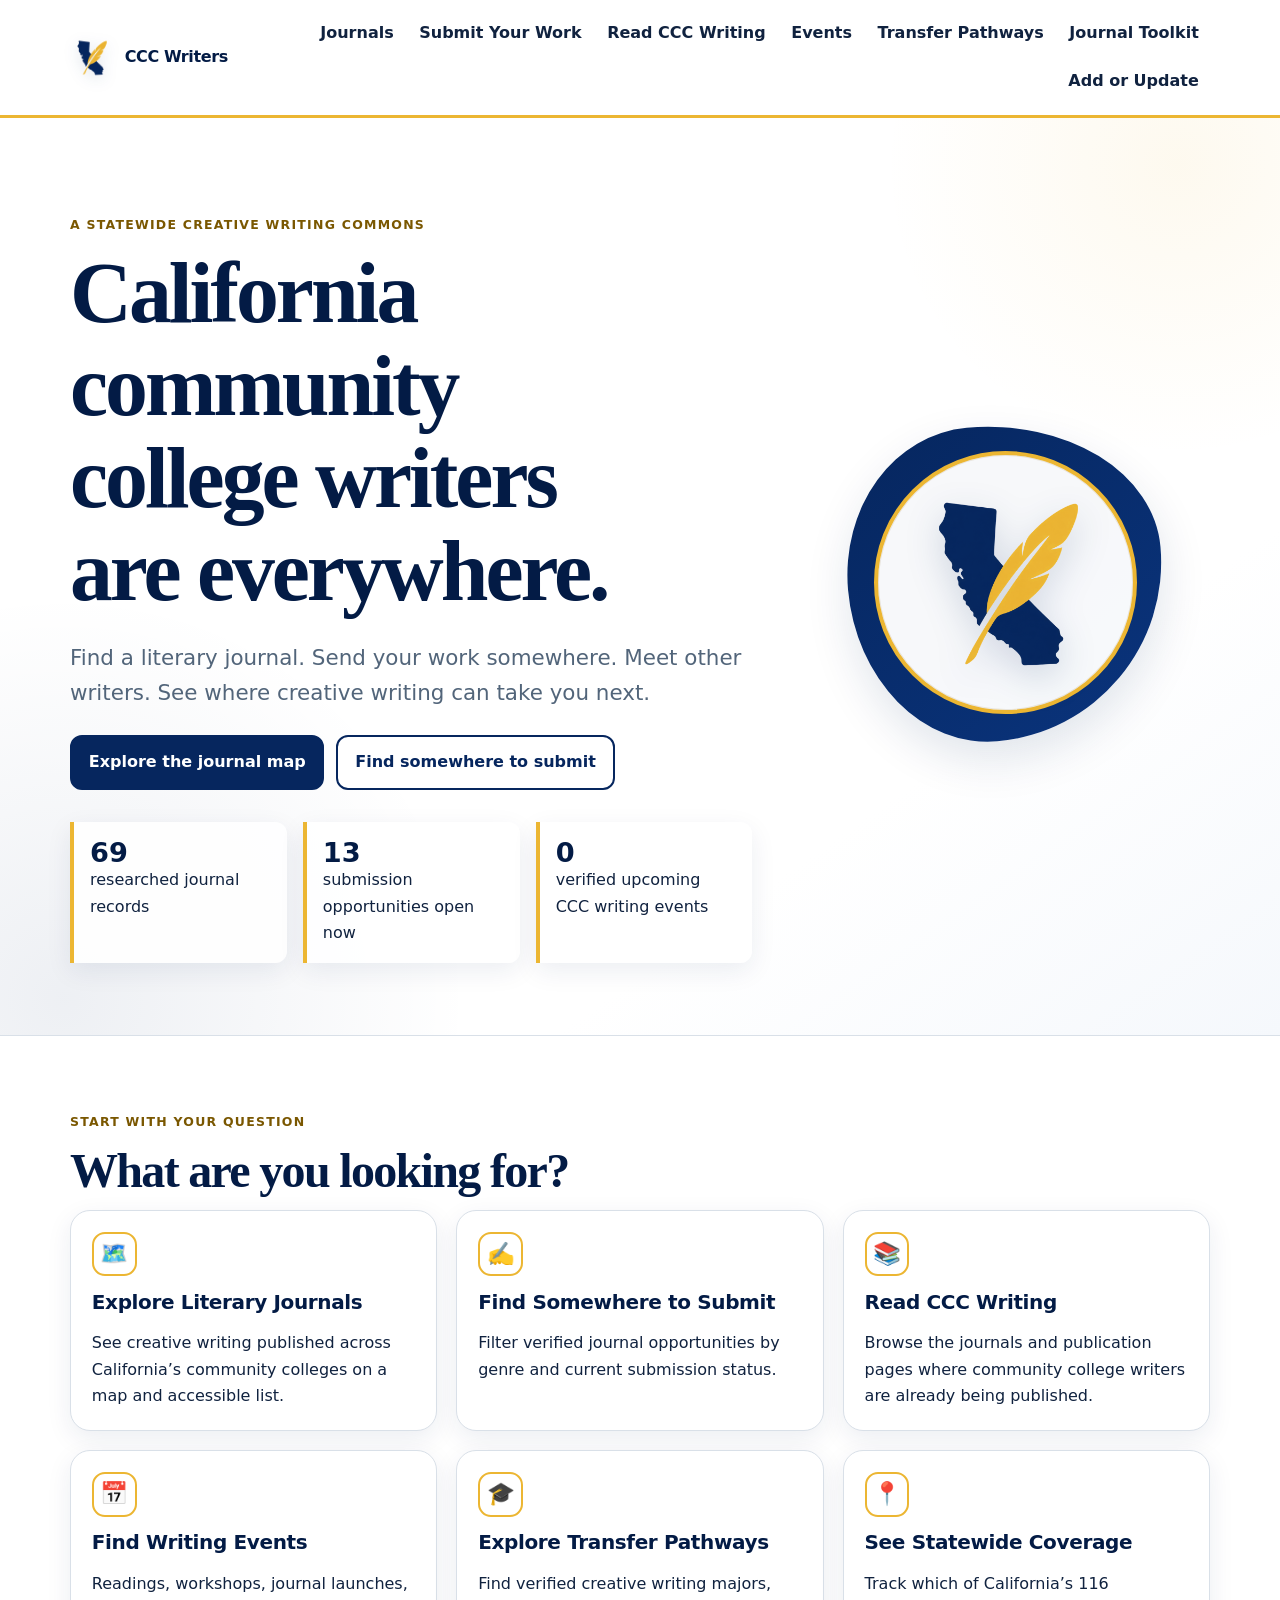
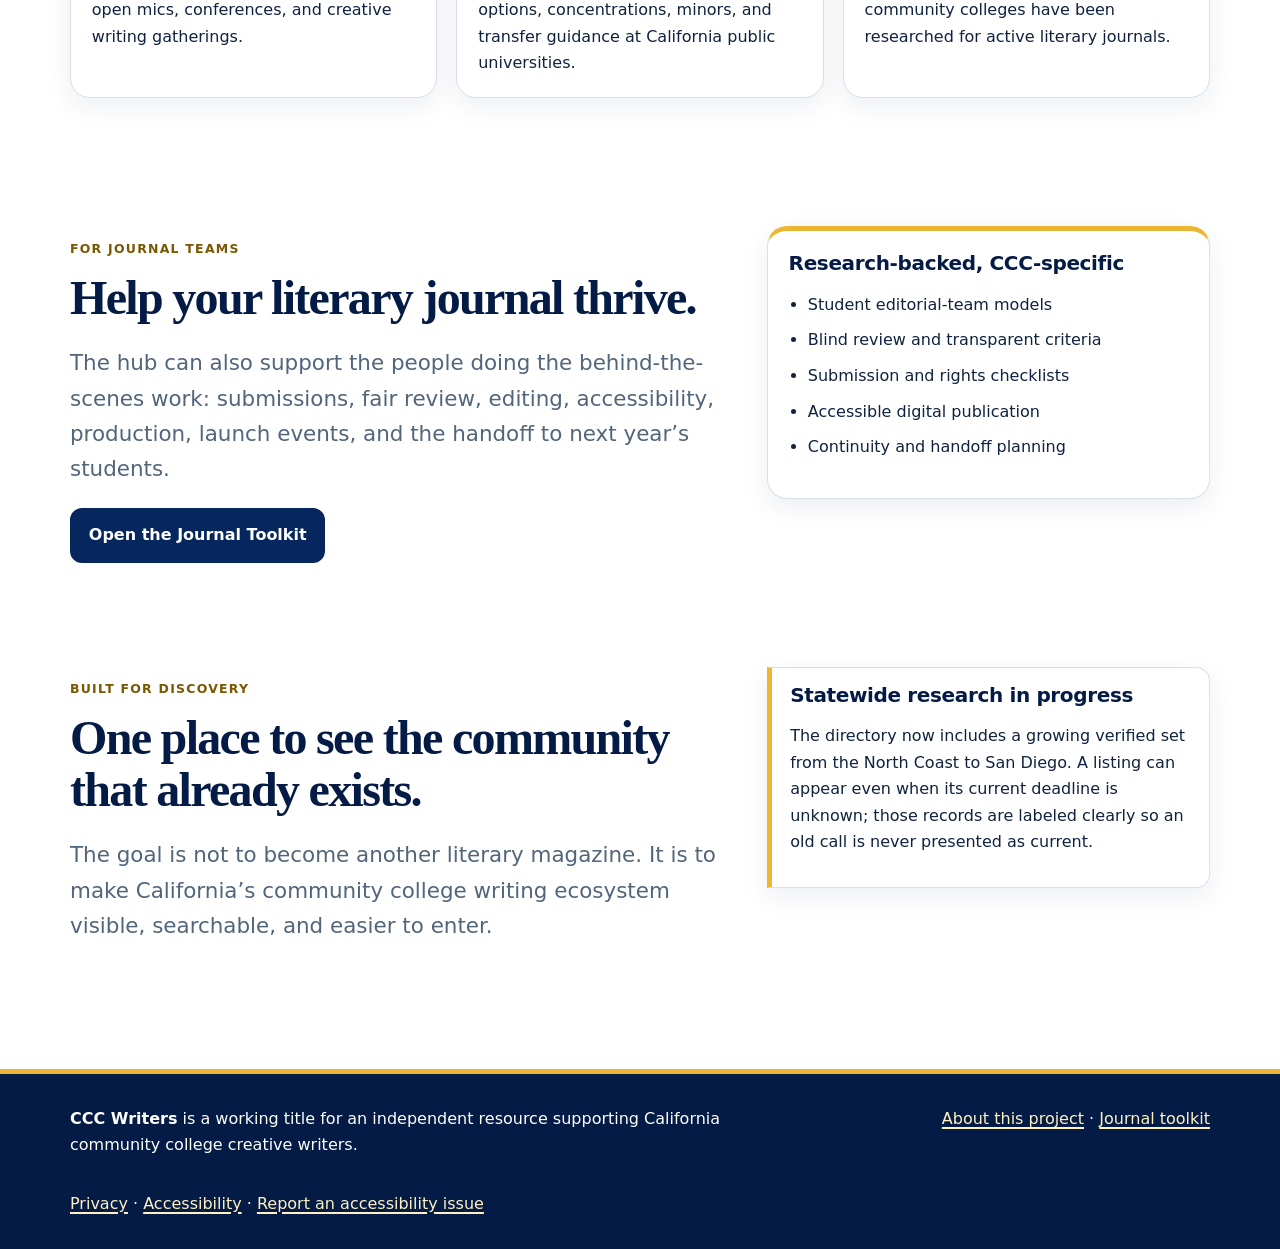
<file: index.html>
<!DOCTYPE html>

<html lang="en">
<head>
<meta charset="utf-8"/>
<meta content="width=device-width, initial-scale=1" name="viewport"/><meta content="default-src 'self'; script-src 'self' https://unpkg.com; style-src 'self' https://unpkg.com; img-src 'self' data: https://unpkg.com https://tile.openstreetmap.org; connect-src 'self'; font-src 'self'; object-src 'none'; base-uri 'self'; form-action 'self'; frame-src 'none'; media-src 'self'; worker-src 'none'; manifest-src 'self'; upgrade-insecure-requests" http-equiv="Content-Security-Policy"/><meta content="strict-origin-when-cross-origin" name="referrer"/>
<meta content="Find California community college literary journals, submission opportunities, creative writing events, and CSU/UC pathways." name="description"/>
<title>CCC Writers | California Community College Creative Writing Hub</title>
<link href="assets/images/favicon-48.png" rel="icon" sizes="48x48" type="image/png"/><link href="assets/images/apple-touch-icon.png" rel="apple-touch-icon" sizes="180x180"/><meta content="#06265e" name="theme-color"/><link href="assets/css/styles.css" rel="stylesheet"/>
</head>
<body>
<a class="skip-link" href="#main-content">Skip to main content</a>
<header class="site-header">
<div class="header-inner">
<a aria-label="CCC Writers home" class="brand" href="index.html"><img alt="" class="brand-icon" src="assets/images/ccc-writers-mark.png"/><span>CCC Writers</span></a>
<nav aria-label="Main navigation">
<ul class="nav-list">
<li><a href="journals.html">Journals</a></li><li><a href="submissions.html">Submit Your Work</a></li><li><a href="read.html">Read CCC Writing</a></li><li><a href="events.html">Events</a></li><li><a href="pathways.html">Transfer Pathways</a></li><li><a href="journal-toolkit.html">Journal Toolkit</a></li><li><a href="contribute.html">Add or Update</a></li>
</ul>
</nav>
</div>
</header>
<main id="main-content">
<section class="hero"><div class="container hero-layout"><div><p class="eyebrow">A statewide creative writing commons</p><h1>California community college writers are everywhere.</h1><p class="lede">Find a literary journal. Send your work somewhere. Meet other writers. See where creative writing can take you next.</p><div class="hero-actions"><a class="button" href="journals.html">Explore the journal map</a><a class="button secondary" href="submissions.html">Find somewhere to submit</a></div><div aria-label="Current hub contents" class="stats"><div class="stat"><strong id="home-journal-count">66</strong><span>researched journal records</span></div><div class="stat"><strong id="home-open-count">—</strong><span>submission opportunities open now</span></div><div class="stat"><strong id="home-event-count">—</strong><span>verified upcoming CCC writing events</span></div></div></div><div aria-hidden="true" class="hero-visual"><img alt="" class="hero-icon" src="assets/images/ccc-writers-mark.png"/></div></div></section>
<section class="section">
<div class="container">
<p class="eyebrow">Start with your question</p>
<h2>What are you looking for?</h2>
<div class="grid grid-3"><article class="card"><a class="card-link" href="journals.html"><div aria-hidden="true" class="icon-box emoji-icon">🗺️</div><h3>Explore Literary Journals</h3><p>See creative writing published across California’s community colleges on a map and accessible list.</p></a></article><article class="card"><a class="card-link" href="submissions.html"><div aria-hidden="true" class="icon-box emoji-icon">✍️</div><h3>Find Somewhere to Submit</h3><p>Filter verified journal opportunities by genre and current submission status.</p></a></article><article class="card"><a class="card-link" href="read.html"><div aria-hidden="true" class="icon-box emoji-icon">📚</div><h3>Read CCC Writing</h3><p>Browse the journals and publication pages where community college writers are already being published.</p></a></article><article class="card"><a class="card-link" href="events.html"><div aria-hidden="true" class="icon-box emoji-icon">📅</div><h3>Find Writing Events</h3><p>Readings, workshops, journal launches, open mics, conferences, and creative writing gatherings.</p></a></article><article class="card"><a class="card-link" href="pathways.html"><div aria-hidden="true" class="icon-box emoji-icon">🎓</div><h3>Explore Transfer Pathways</h3><p>Find verified creative writing majors, options, concentrations, minors, and transfer guidance at California public universities.</p></a></article><article class="card"><a class="card-link" href="coverage.html"><div aria-hidden="true" class="icon-box emoji-icon">📍</div><h3>See Statewide Coverage</h3><p>Track which of California’s 116 community colleges have been researched for active literary journals.</p></a></article></div>
</div>
</section>
<section class="section" id="journal-teams"><div class="container split"><div><p class="eyebrow">For journal teams</p><h2>Help your literary journal thrive.</h2><p class="lede">The hub can also support the people doing the behind-the-scenes work: submissions, fair review, editing, accessibility, production, launch events, and the handoff to next year’s students.</p><a class="button" href="journal-toolkit.html">Open the Journal Toolkit</a></div><aside aria-label="Journal toolkit preview" class="card feature-card"><h3>Research-backed, CCC-specific</h3><ul class="check-list"><li>Student editorial-team models</li><li>Blind review and transparent criteria</li><li>Submission and rights checklists</li><li>Accessible digital publication</li><li>Continuity and handoff planning</li></ul></aside></div></section><section class="section-sm">
<div class="container split">
<div>
<p class="eyebrow">Built for discovery</p>
<h2>One place to see the community that already exists.</h2>
<p class="lede">The goal is not to become another literary magazine. It is to make California’s community college writing ecosystem visible, searchable, and easier to enter.</p>
</div>
<aside aria-label="Prototype note" class="notice">
<h3>Statewide research in progress</h3>
<p>The directory now includes a growing verified set from the North Coast to San Diego. A listing can appear even when its current deadline is unknown; those records are labeled clearly so an old call is never presented as current.</p>
</aside>
</div>
</section>
</main>
<footer class="site-footer"><div class="footer-inner"><p><strong>CCC Writers</strong> is a working title for an independent resource supporting California community college creative writers.</p><p><a href="about.html">About this project</a> · <a href="journal-toolkit.html">Journal toolkit</a></p><p><a href="privacy.html">Privacy</a> · <a href="accessibility.html">Accessibility</a> · <a data-accessibility-report-link="" href="mailto:karencrozer@gmail.com?subject=CCC%20Writers%20Accessibility%20Issue">Report an accessibility issue</a></p></div></footer>
<script src="data/journals-data.js"></script><script src="data/events-data.js"></script><script src="assets/js/site.js"></script><script src="assets/js/home.js"></script>
</body>
</html>
</file>
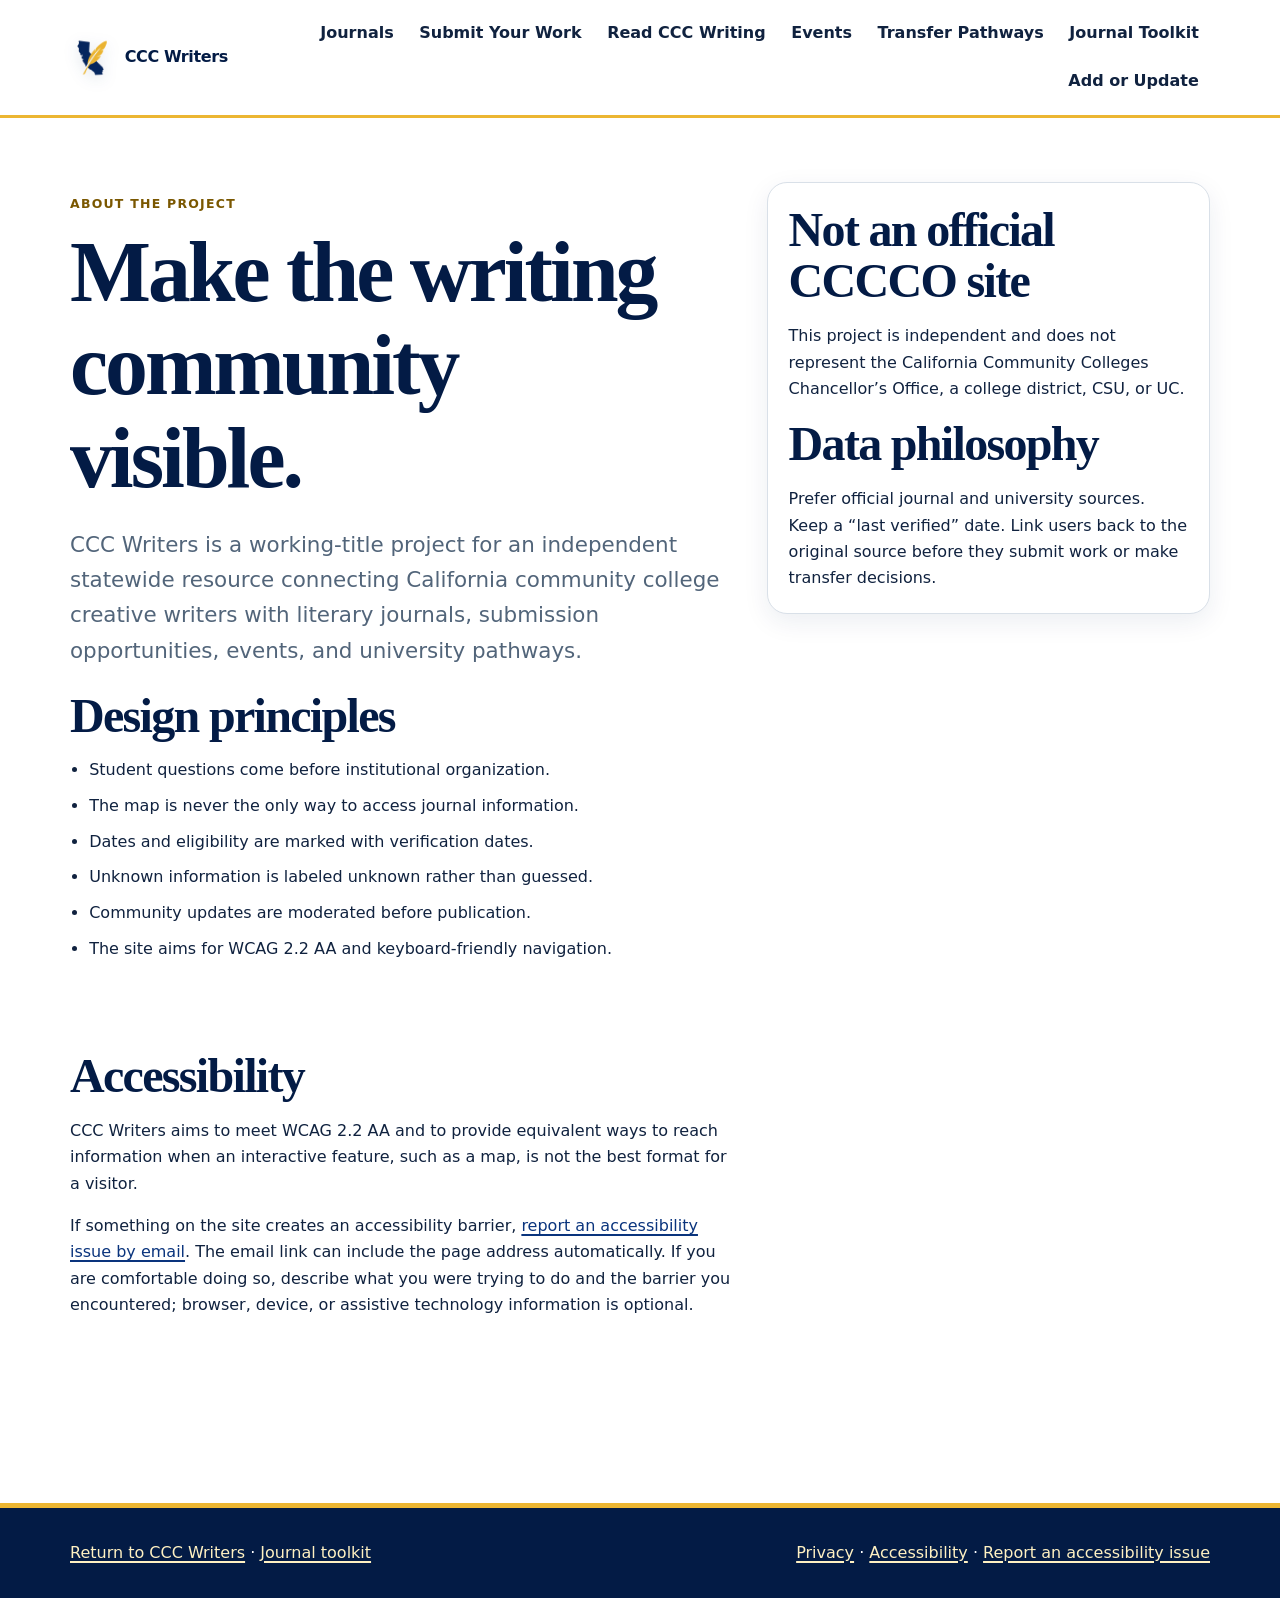
<file: about.html>
<!DOCTYPE html>

<html lang="en">
<head><meta charset="utf-8"/><meta content="width=device-width, initial-scale=1" name="viewport"/><meta content="default-src 'self'; script-src 'self' https://unpkg.com; style-src 'self' https://unpkg.com; img-src 'self' data: https://unpkg.com https://tile.openstreetmap.org; connect-src 'self'; font-src 'self'; object-src 'none'; base-uri 'self'; form-action 'self'; frame-src 'none'; media-src 'self'; worker-src 'none'; manifest-src 'self'; upgrade-insecure-requests" http-equiv="Content-Security-Policy"/><meta content="strict-origin-when-cross-origin" name="referrer"/><meta content="About the CCC Writers statewide creative writing hub." name="description"/><title>About | CCC Writers</title><link href="assets/images/favicon-48.png" rel="icon" sizes="48x48" type="image/png"/><link href="assets/images/apple-touch-icon.png" rel="apple-touch-icon" sizes="180x180"/><meta content="#06265e" name="theme-color"/><link href="assets/css/styles.css" rel="stylesheet"/></head>
<body>
<a class="skip-link" href="#main-content">Skip to main content</a>
<header class="site-header"><div class="header-inner"><a aria-label="CCC Writers home" class="brand" href="index.html"><img alt="" class="brand-icon" src="assets/images/ccc-writers-mark.png"/><span>CCC Writers</span></a><nav aria-label="Main navigation"><ul class="nav-list"><li><a href="journals.html">Journals</a></li><li><a href="submissions.html">Submit Your Work</a></li><li><a href="read.html">Read CCC Writing</a></li><li><a href="events.html">Events</a></li><li><a href="pathways.html">Transfer Pathways</a></li><li><a href="journal-toolkit.html">Journal Toolkit</a></li><li><a href="contribute.html">Add or Update</a></li></ul></nav></div></header>
<main class="section" id="main-content"><div class="container split"><div><p class="eyebrow">About the project</p><h1>Make the writing community visible.</h1><p class="lede">CCC Writers is a working-title project for an independent statewide resource connecting California community college creative writers with literary journals, submission opportunities, events, and university pathways.</p><h2>Design principles</h2><ul class="check-list"><li>Student questions come before institutional organization.</li><li>The map is never the only way to access journal information.</li><li>Dates and eligibility are marked with verification dates.</li><li>Unknown information is labeled unknown rather than guessed.</li><li>Community updates are moderated before publication.</li><li>The site aims for WCAG 2.2 AA and keyboard-friendly navigation.</li></ul></div><aside class="card"><h2>Not an official CCCCO site</h2><p>This project is independent and does not represent the California Community Colleges Chancellor’s Office, a college district, CSU, or UC.</p><h2>Data philosophy</h2><p>Prefer official journal and university sources. Keep a “last verified” date. Link users back to the original source before they submit work or make transfer decisions.</p></aside><section aria-labelledby="accessibility-heading" class="section-sm"><h2 id="accessibility-heading">Accessibility</h2><p>CCC Writers aims to meet WCAG 2.2 AA and to provide equivalent ways to reach information when an interactive feature, such as a map, is not the best format for a visitor.</p><p>If something on the site creates an accessibility barrier, <a data-accessibility-report-link="" href="mailto:karencrozer@gmail.com?subject=CCC%20Writers%20Accessibility%20Issue">report an accessibility issue by email</a>. The email link can include the page address automatically. If you are comfortable doing so, describe what you were trying to do and the barrier you encountered; browser, device, or assistive technology information is optional.</p></section></div></main>
<footer class="site-footer"><div class="footer-inner"><p><a href="index.html">Return to CCC Writers</a> · <a href="journal-toolkit.html">Journal toolkit</a></p><p><a href="privacy.html">Privacy</a> · <a href="accessibility.html">Accessibility</a> · <a data-accessibility-report-link="" href="mailto:karencrozer@gmail.com?subject=CCC%20Writers%20Accessibility%20Issue">Report an accessibility issue</a></p></div></footer>
<script src="assets/js/site.js"></script></body></html>
</file>
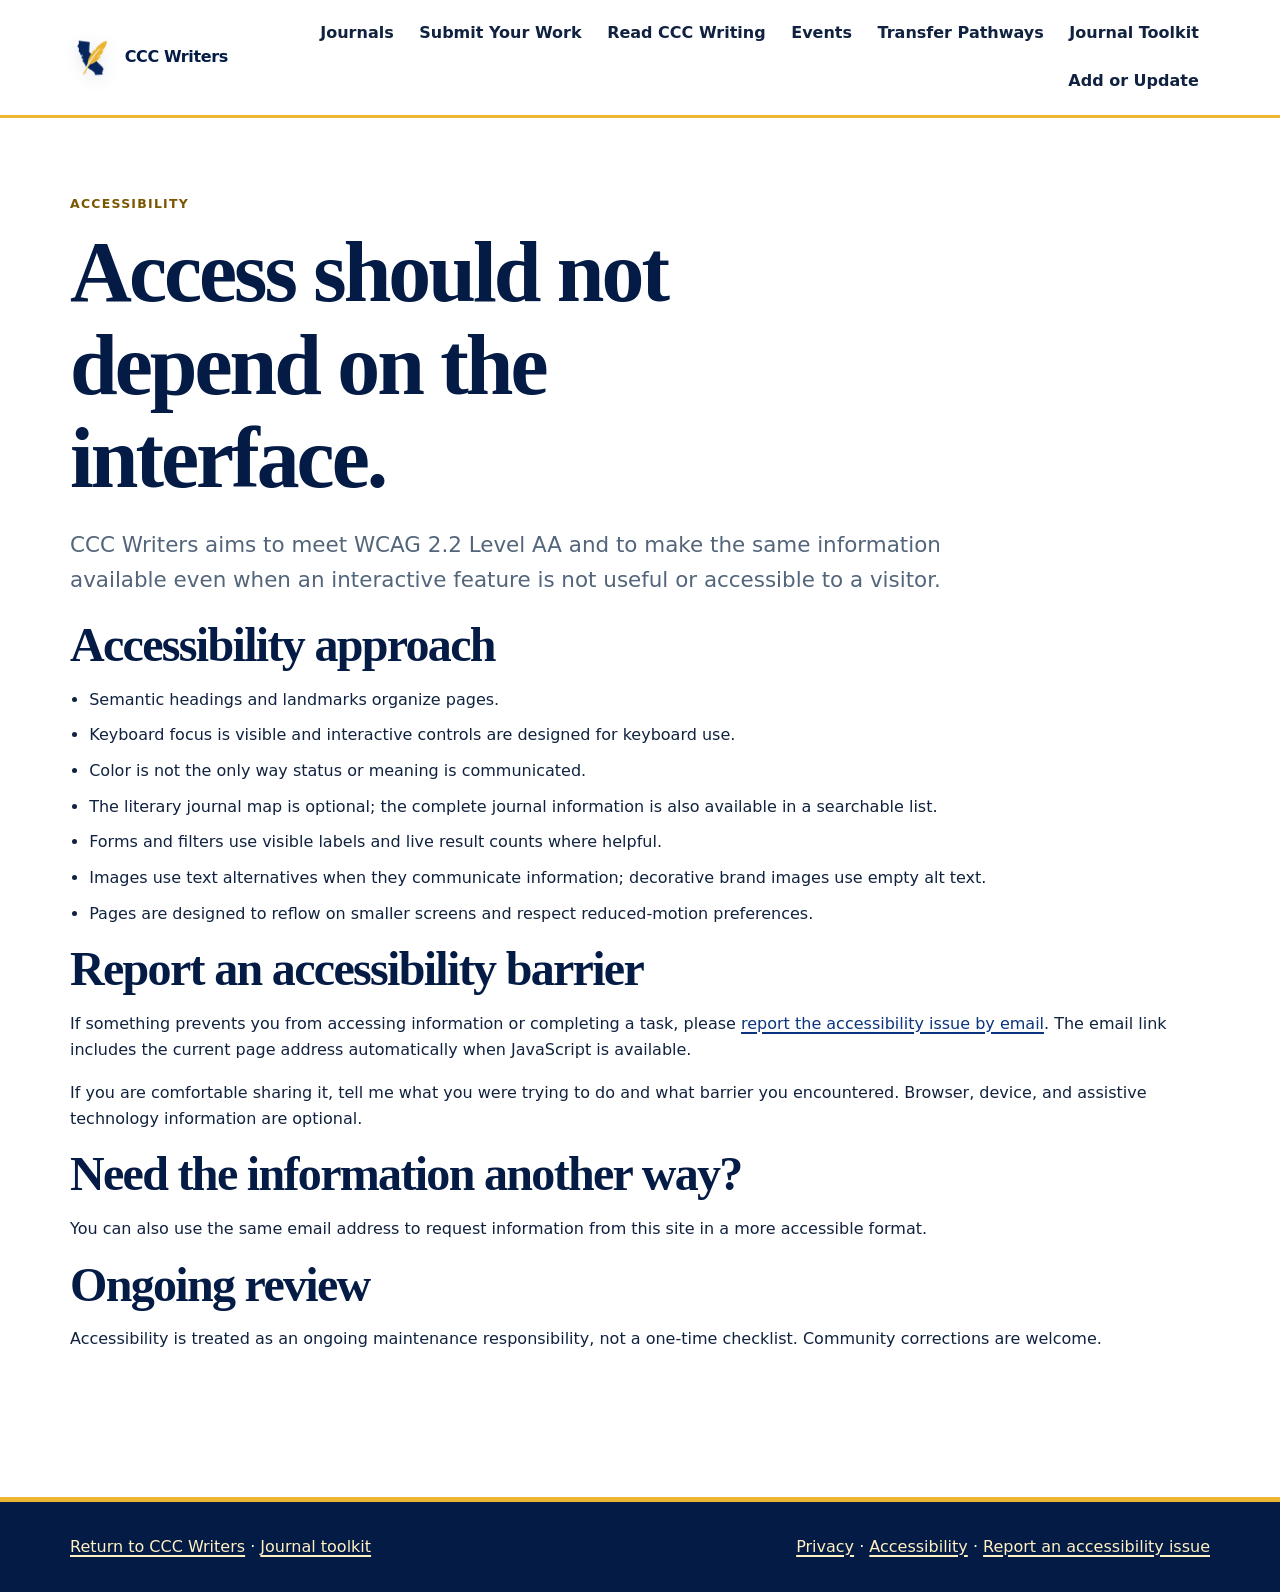
<file: accessibility.html>
<!DOCTYPE html>

<html lang="en">
<head><meta charset="utf-8"/><meta content="width=device-width, initial-scale=1" name="viewport"/><meta content="default-src 'self'; script-src 'self' https://unpkg.com; style-src 'self' https://unpkg.com; img-src 'self' data: https://unpkg.com https://tile.openstreetmap.org; connect-src 'self'; font-src 'self'; object-src 'none'; base-uri 'self'; form-action 'self'; frame-src 'none'; media-src 'self'; worker-src 'none'; manifest-src 'self'; upgrade-insecure-requests" http-equiv="Content-Security-Policy"/><meta content="strict-origin-when-cross-origin" name="referrer"/><meta content="Accessibility statement and reporting information for CCC Writers." name="description"/><title>Accessibility | CCC Writers</title><link href="assets/images/favicon-48.png" rel="icon" sizes="48x48" type="image/png"/><link href="assets/images/apple-touch-icon.png" rel="apple-touch-icon" sizes="180x180"/><meta content="#06265e" name="theme-color"/><link href="assets/css/styles.css" rel="stylesheet"/></head>
<body>
<a class="skip-link" href="#main-content">Skip to main content</a>
<header class="site-header"><div class="header-inner"><a aria-label="CCC Writers home" class="brand" href="index.html"><img alt="" class="brand-icon" src="assets/images/ccc-writers-mark.png"/><span>CCC Writers</span></a><nav aria-label="Main navigation"><ul class="nav-list"><li><a href="journals.html">Journals</a></li><li><a href="submissions.html">Submit Your Work</a></li><li><a href="read.html">Read CCC Writing</a></li><li><a href="events.html">Events</a></li><li><a href="pathways.html">Transfer Pathways</a></li><li><a href="journal-toolkit.html">Journal Toolkit</a></li><li><a href="contribute.html">Add or Update</a></li></ul></nav></div></header>
<main class="section" id="main-content"><div class="container reading-width"><p class="eyebrow">Accessibility</p><h1>Access should not depend on the interface.</h1>
<p class="lede">CCC Writers aims to meet WCAG 2.2 Level AA and to make the same information available even when an interactive feature is not useful or accessible to a visitor.</p>
<h2>Accessibility approach</h2>
<ul class="check-list">
<li>Semantic headings and landmarks organize pages.</li>
<li>Keyboard focus is visible and interactive controls are designed for keyboard use.</li>
<li>Color is not the only way status or meaning is communicated.</li>
<li>The literary journal map is optional; the complete journal information is also available in a searchable list.</li>
<li>Forms and filters use visible labels and live result counts where helpful.</li>
<li>Images use text alternatives when they communicate information; decorative brand images use empty alt text.</li>
<li>Pages are designed to reflow on smaller screens and respect reduced-motion preferences.</li>
</ul>
<h2>Report an accessibility barrier</h2>
<p>If something prevents you from accessing information or completing a task, please <a data-accessibility-report-link="" href="mailto:karencrozer@gmail.com?subject=CCC%20Writers%20Accessibility%20Issue">report the accessibility issue by email</a>. The email link includes the current page address automatically when JavaScript is available.</p>
<p>If you are comfortable sharing it, tell me what you were trying to do and what barrier you encountered. Browser, device, and assistive technology information are optional.</p>
<h2>Need the information another way?</h2>
<p>You can also use the same email address to request information from this site in a more accessible format.</p>
<h2>Ongoing review</h2>
<p>Accessibility is treated as an ongoing maintenance responsibility, not a one-time checklist. Community corrections are welcome.</p>
</div></main>
<footer class="site-footer"><div class="footer-inner"><p><a href="index.html">Return to CCC Writers</a> · <a href="journal-toolkit.html">Journal toolkit</a></p><p><a href="privacy.html">Privacy</a> · <a href="accessibility.html">Accessibility</a> · <a data-accessibility-report-link="" href="mailto:karencrozer@gmail.com?subject=CCC%20Writers%20Accessibility%20Issue">Report an accessibility issue</a></p></div></footer>
<script src="assets/js/site.js"></script></body></html>
</file>
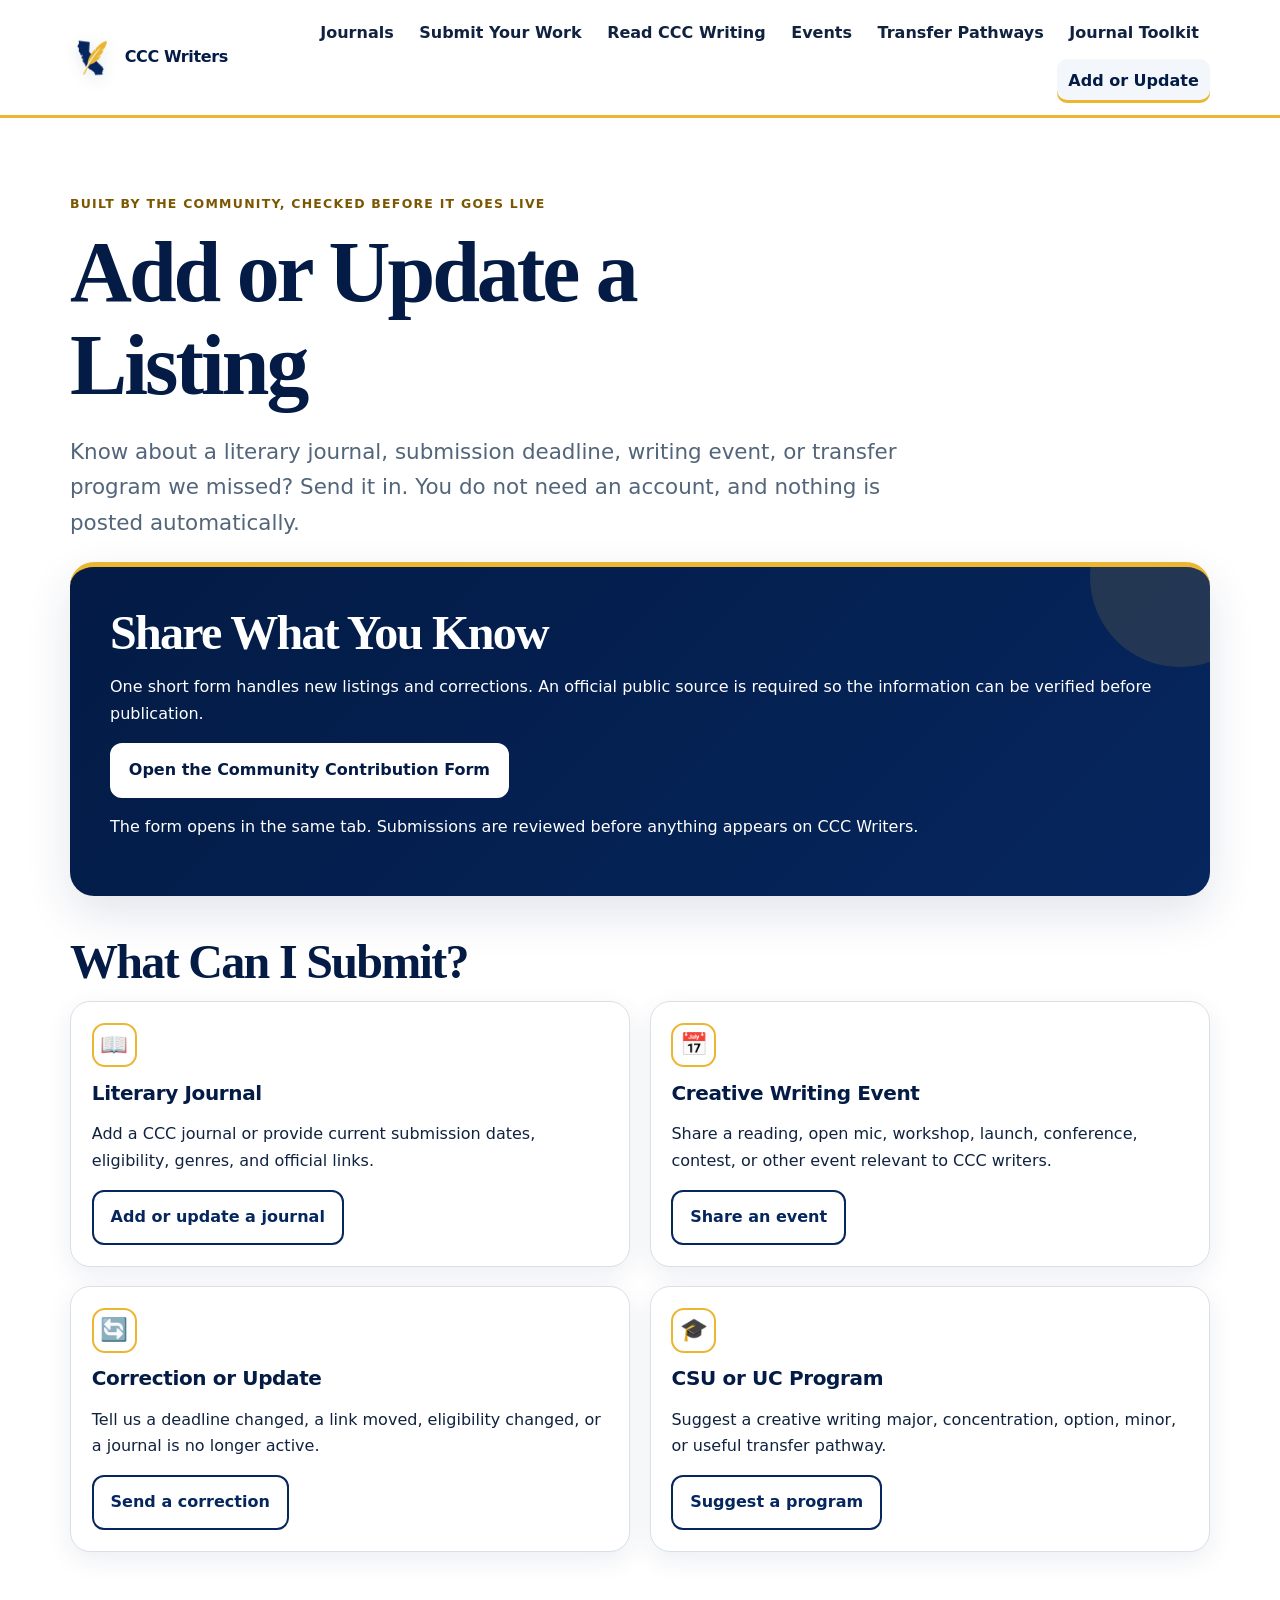
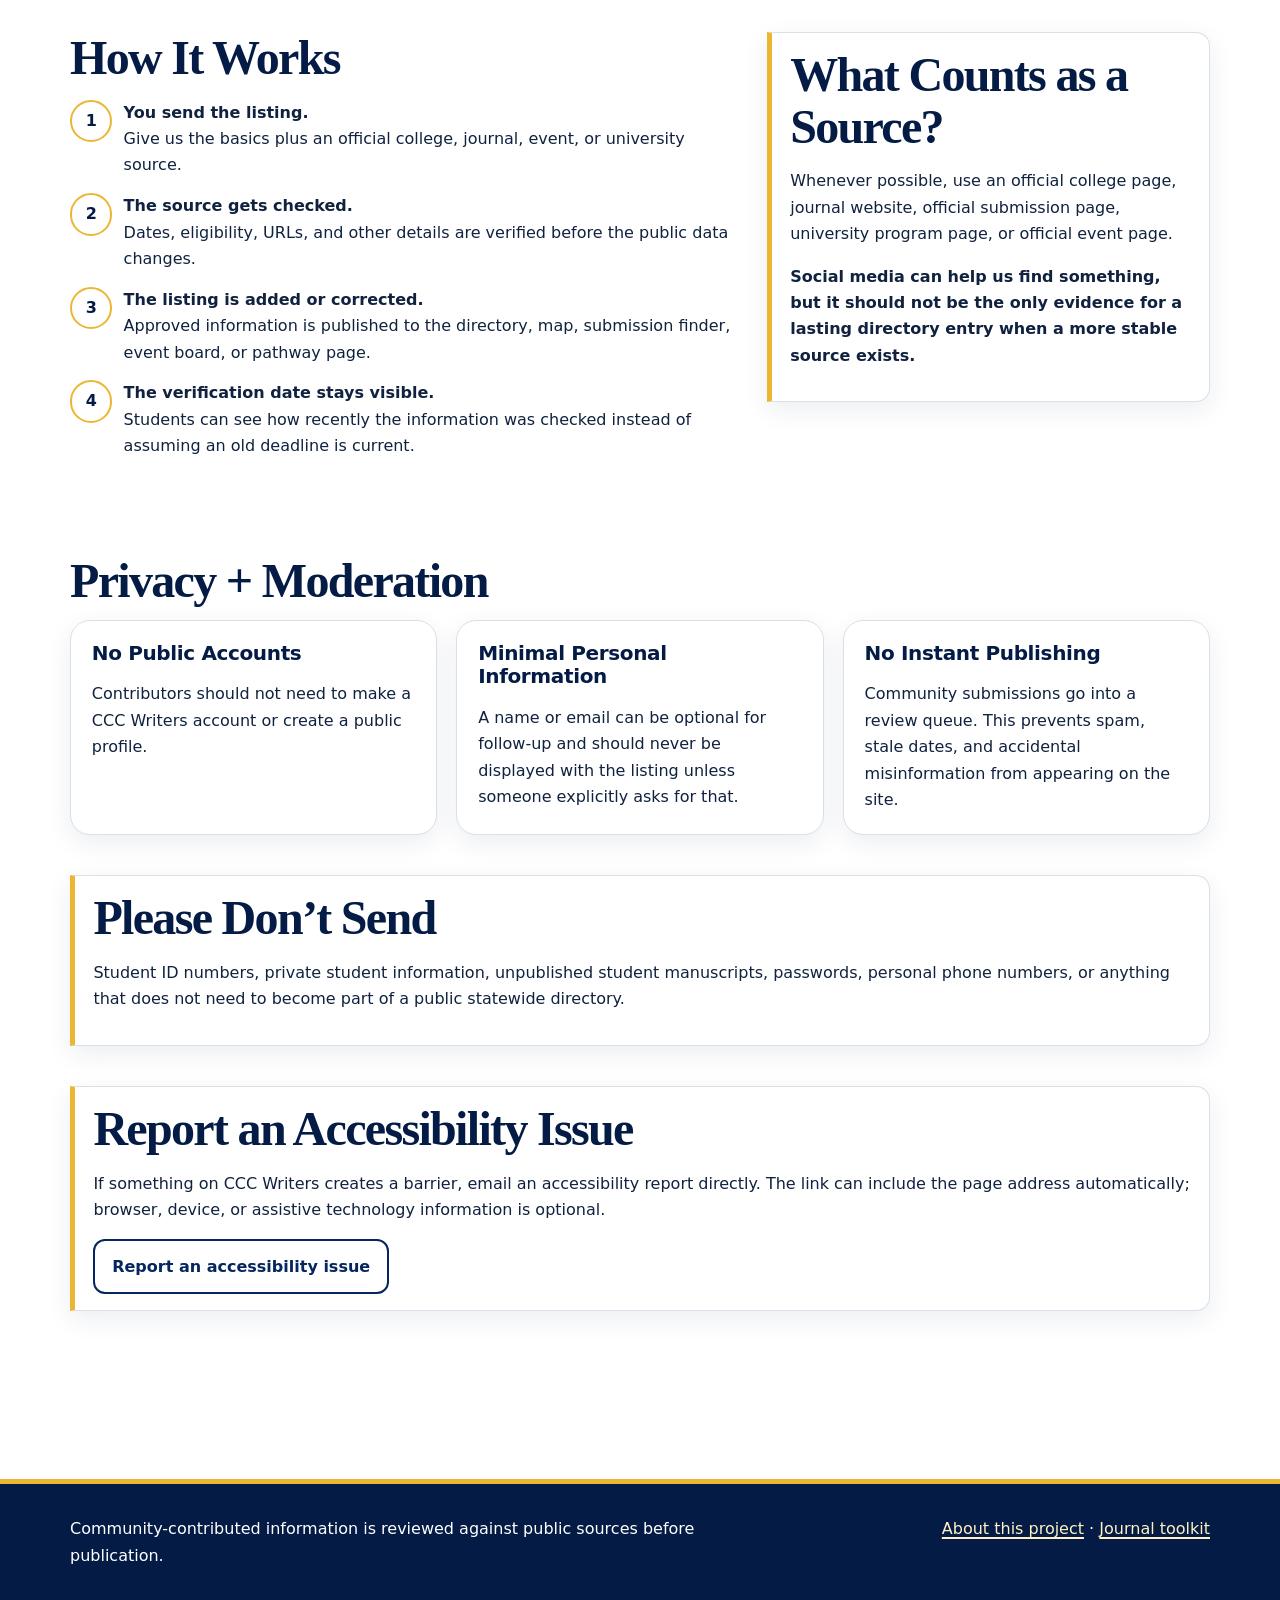
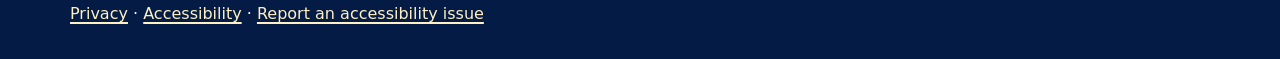
<file: contribute.html>
<!DOCTYPE html>

<html lang="en">
<head>
<meta charset="utf-8"/>
<meta content="width=device-width, initial-scale=1" name="viewport"/><meta content="default-src 'self'; script-src 'self' https://unpkg.com; style-src 'self' https://unpkg.com; img-src 'self' data: https://unpkg.com https://tile.openstreetmap.org; connect-src 'self'; font-src 'self'; object-src 'none'; base-uri 'self'; form-action 'self'; frame-src 'none'; media-src 'self'; worker-src 'none'; manifest-src 'self'; upgrade-insecure-requests" http-equiv="Content-Security-Policy"/><meta content="strict-origin-when-cross-origin" name="referrer"/>
<meta content="Add or update a California Community College literary journal, creative writing event, or CSU/UC creative writing program." name="description"/>
<title>Add or Update | CCC Writers</title>
<link href="assets/images/favicon-48.png" rel="icon" sizes="48x48" type="image/png"/>
<link href="assets/images/apple-touch-icon.png" rel="apple-touch-icon" sizes="180x180"/>
<meta content="#06265e" name="theme-color"/>
<link href="assets/css/styles.css" rel="stylesheet"/>
</head>
<body>
<a class="skip-link" href="#main-content">Skip to main content</a>
<header class="site-header">
<div class="header-inner">
<a aria-label="CCC Writers home" class="brand" href="index.html"><img alt="" class="brand-icon" src="assets/images/ccc-writers-mark.png"/><span>CCC Writers</span></a>
<nav aria-label="Main navigation"><ul class="nav-list"><li><a href="journals.html">Journals</a></li><li><a href="submissions.html">Submit Your Work</a></li><li><a href="read.html">Read CCC Writing</a></li><li><a href="events.html">Events</a></li><li><a href="pathways.html">Transfer Pathways</a></li><li><a href="journal-toolkit.html">Journal Toolkit</a></li><li><a aria-current="page" href="contribute.html">Add or Update</a></li></ul></nav>
</div>
</header>
<main class="section" id="main-content">
<div class="container">
<p class="eyebrow">Built by the community, checked before it goes live</p>
<h1>Add or Update a Listing</h1>
<p class="lede">Know about a literary journal, submission deadline, writing event, or transfer program we missed? Send it in. You do not need an account, and nothing is posted automatically.</p>
<section aria-labelledby="submit-heading" class="callout section-sm">
<h2 id="submit-heading">Share What You Know</h2>
<p>One short form handles new listings and corrections. An official public source is required so the information can be verified before publication.</p>
<p><a class="button secondary" hidden="" href="#" id="community-form-link">Open the Community Contribution Form</a></p>
<p aria-live="polite" id="community-form-status">Checking whether the community form is available…</p>
</section>
<section aria-labelledby="what-heading" class="section-sm">
<h2 id="what-heading">What Can I Submit?</h2>
<div class="grid grid-2">
<article class="card"><div aria-hidden="true" class="icon-box emoji-icon">📖</div><h3>Literary Journal</h3><p>Add a CCC journal or provide current submission dates, eligibility, genres, and official links.</p><p><a class="button secondary" data-community-form-link="" href="contribute.html">Add or update a journal</a></p></article>
<article class="card"><div aria-hidden="true" class="icon-box emoji-icon">📅</div><h3>Creative Writing Event</h3><p>Share a reading, open mic, workshop, launch, conference, contest, or other event relevant to CCC writers.</p><p><a class="button secondary" data-community-form-link="" href="contribute.html">Share an event</a></p></article>
<article class="card"><div aria-hidden="true" class="icon-box emoji-icon">🔄</div><h3>Correction or Update</h3><p>Tell us a deadline changed, a link moved, eligibility changed, or a journal is no longer active.</p><p><a class="button secondary" data-community-form-link="" href="contribute.html">Send a correction</a></p></article>
<article class="card"><div aria-hidden="true" class="icon-box emoji-icon">🎓</div><h3>CSU or UC Program</h3><p>Suggest a creative writing major, concentration, option, minor, or useful transfer pathway.</p><p><a class="button secondary" data-community-form-link="" href="contribute.html">Suggest a program</a></p></article>
</div>
</section>
<section aria-labelledby="process-heading" class="split section-sm">
<div>
<h2 id="process-heading">How It Works</h2>
<ol class="step-list">
<li><div><strong>You send the listing.</strong><br/>Give us the basics plus an official college, journal, event, or university source.</div></li>
<li><div><strong>The source gets checked.</strong><br/>Dates, eligibility, URLs, and other details are verified before the public data changes.</div></li>
<li><div><strong>The listing is added or corrected.</strong><br/>Approved information is published to the directory, map, submission finder, event board, or pathway page.</div></li>
<li><div><strong>The verification date stays visible.</strong><br/>Students can see how recently the information was checked instead of assuming an old deadline is current.</div></li>
</ol>
</div>
<aside aria-labelledby="source-heading" class="notice">
<h2 id="source-heading">What Counts as a Source?</h2>
<p>Whenever possible, use an official college page, journal website, official submission page, university program page, or official event page.</p>
<p><strong>Social media can help us find something, but it should not be the only evidence for a lasting directory entry when a more stable source exists.</strong></p>
</aside>
</section>
<section aria-labelledby="privacy-heading" class="section-sm">
<h2 id="privacy-heading">Privacy + Moderation</h2>
<div class="grid grid-3">
<article class="card"><h3>No Public Accounts</h3><p>Contributors should not need to make a CCC Writers account or create a public profile.</p></article>
<article class="card"><h3>Minimal Personal Information</h3><p>A name or email can be optional for follow-up and should never be displayed with the listing unless someone explicitly asks for that.</p></article>
<article class="card"><h3>No Instant Publishing</h3><p>Community submissions go into a review queue. This prevents spam, stale dates, and accidental misinformation from appearing on the site.</p></article>
</div>
</section>
<section aria-labelledby="please-heading" class="notice section-sm">
<h2 id="please-heading">Please Don’t Send</h2>
<p>Student ID numbers, private student information, unpublished student manuscripts, passwords, personal phone numbers, or anything that does not need to become part of a public statewide directory.</p>
</section>
<section aria-labelledby="accessibility-report-heading" class="section-sm"><div class="notice"><h2 id="accessibility-report-heading">Report an Accessibility Issue</h2><p>If something on CCC Writers creates a barrier, email an accessibility report directly. The link can include the page address automatically; browser, device, or assistive technology information is optional.</p><a class="button secondary" data-accessibility-report-link="" href="mailto:karencrozer@gmail.com?subject=CCC%20Writers%20Accessibility%20Issue">Report an accessibility issue</a></div></section></div>
</main>
<footer class="site-footer"><div class="footer-inner"><p>Community-contributed information is reviewed against public sources before publication.</p><p><a href="about.html">About this project</a> · <a href="journal-toolkit.html">Journal toolkit</a></p><p><a href="privacy.html">Privacy</a> · <a href="accessibility.html">Accessibility</a> · <a data-accessibility-report-link="" href="mailto:karencrozer@gmail.com?subject=CCC%20Writers%20Accessibility%20Issue">Report an accessibility issue</a></p></div></footer>
<script src="data/site-config-data.js"></script><script src="assets/js/site.js"></script><script src="assets/js/contribute.js"></script><script src="assets/js/community-links.js"></script></body>
</html>
</file>
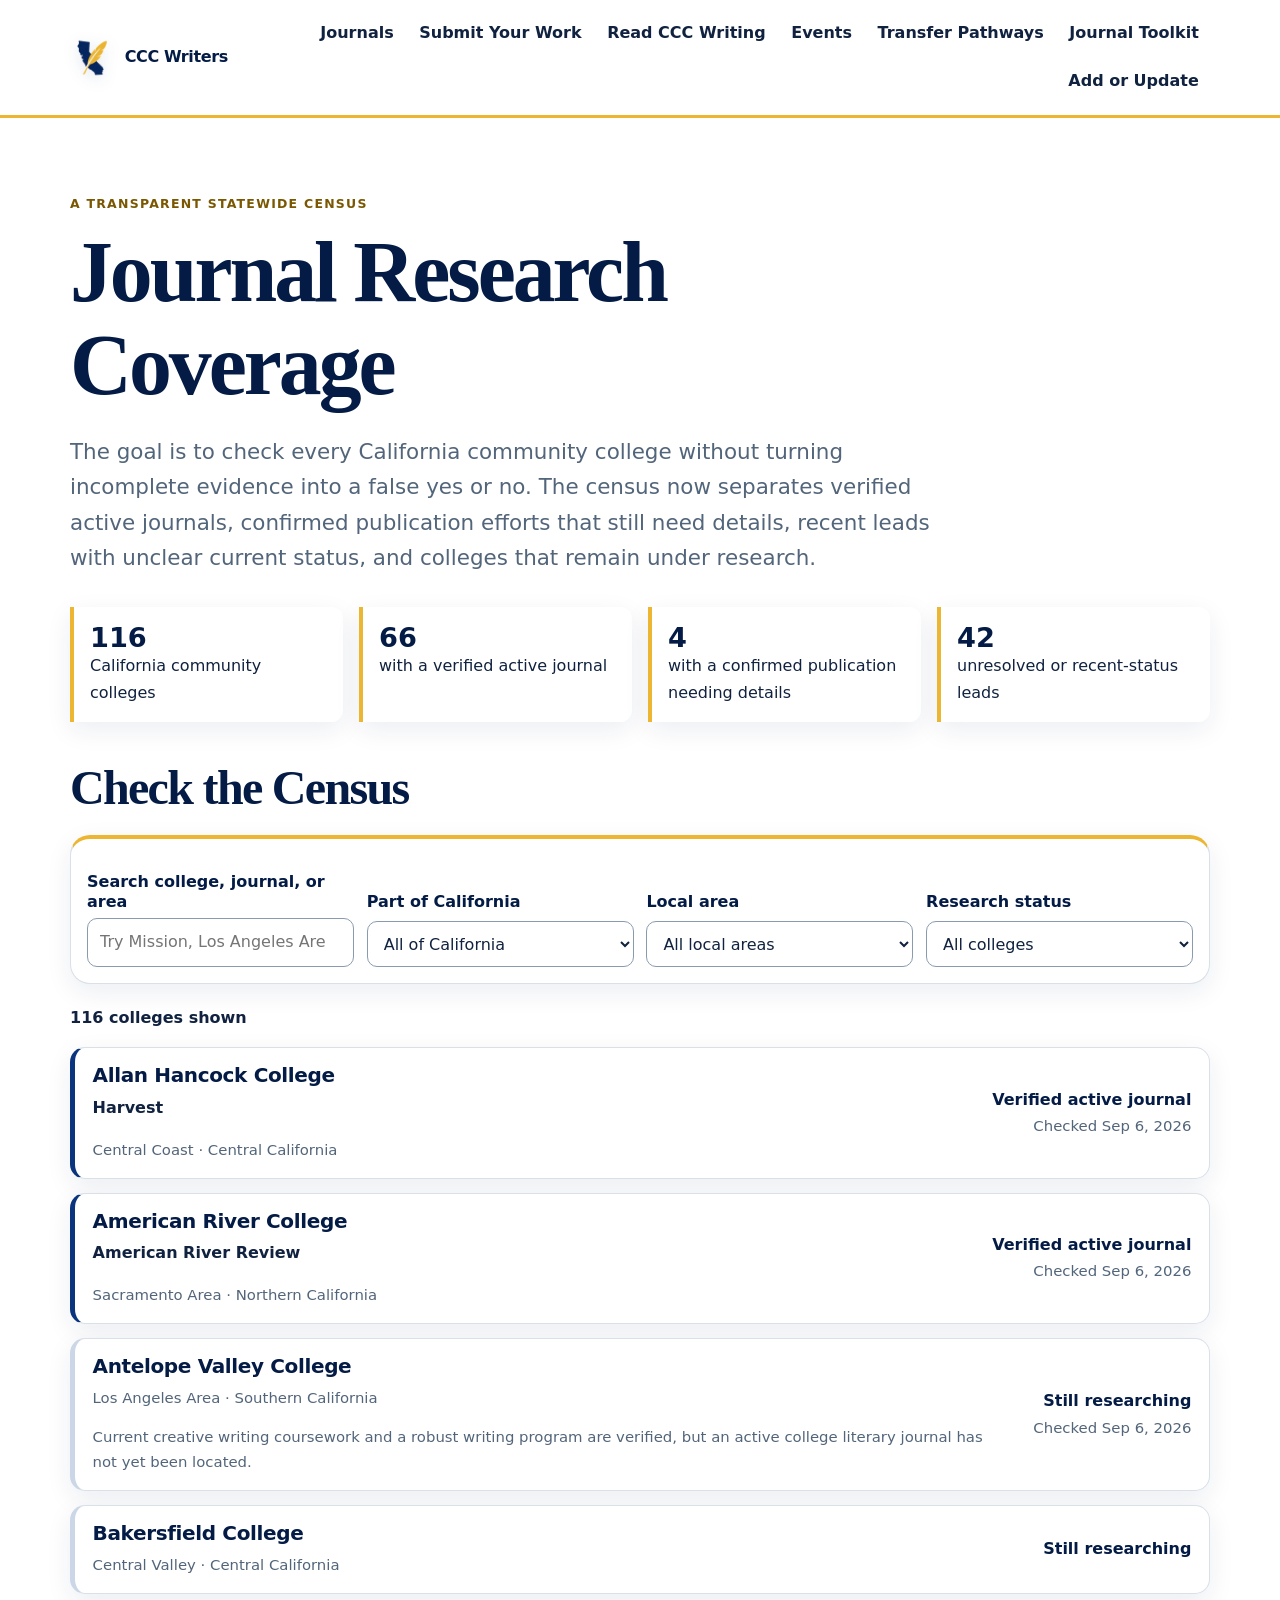
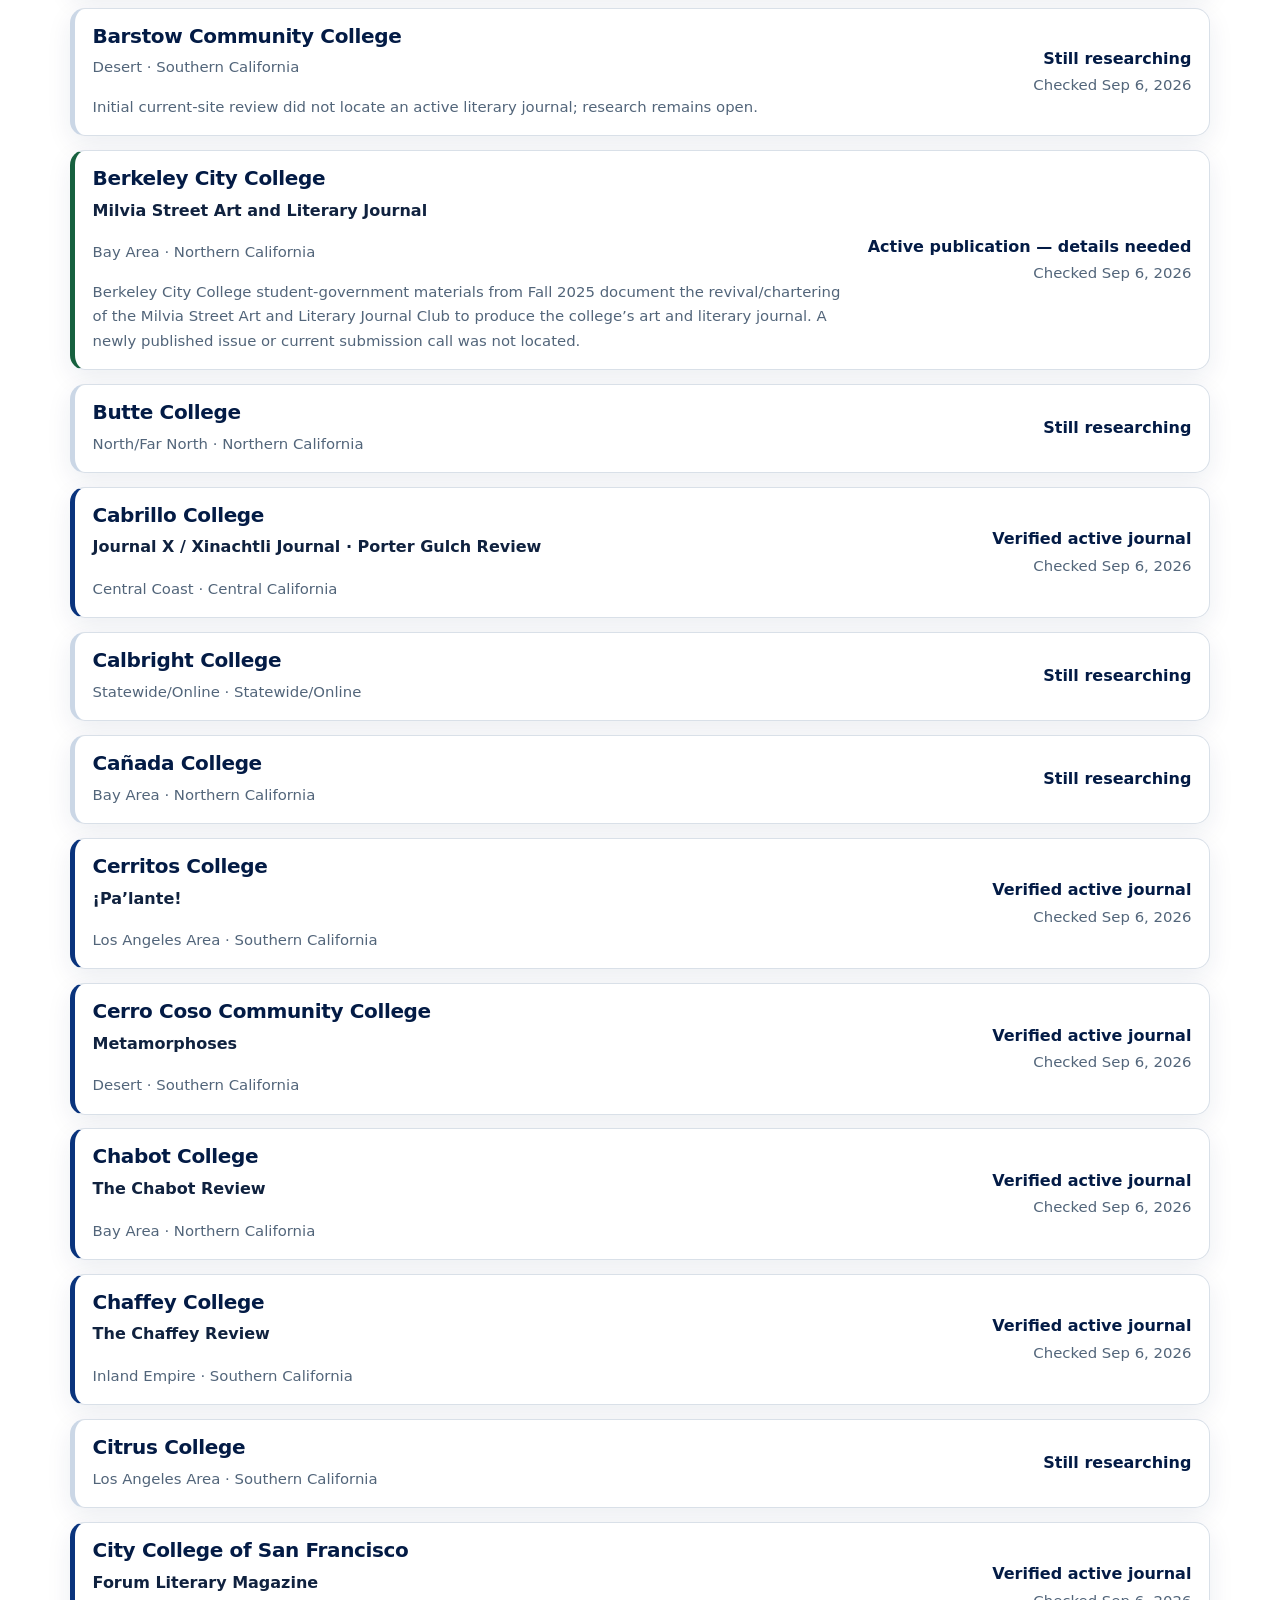
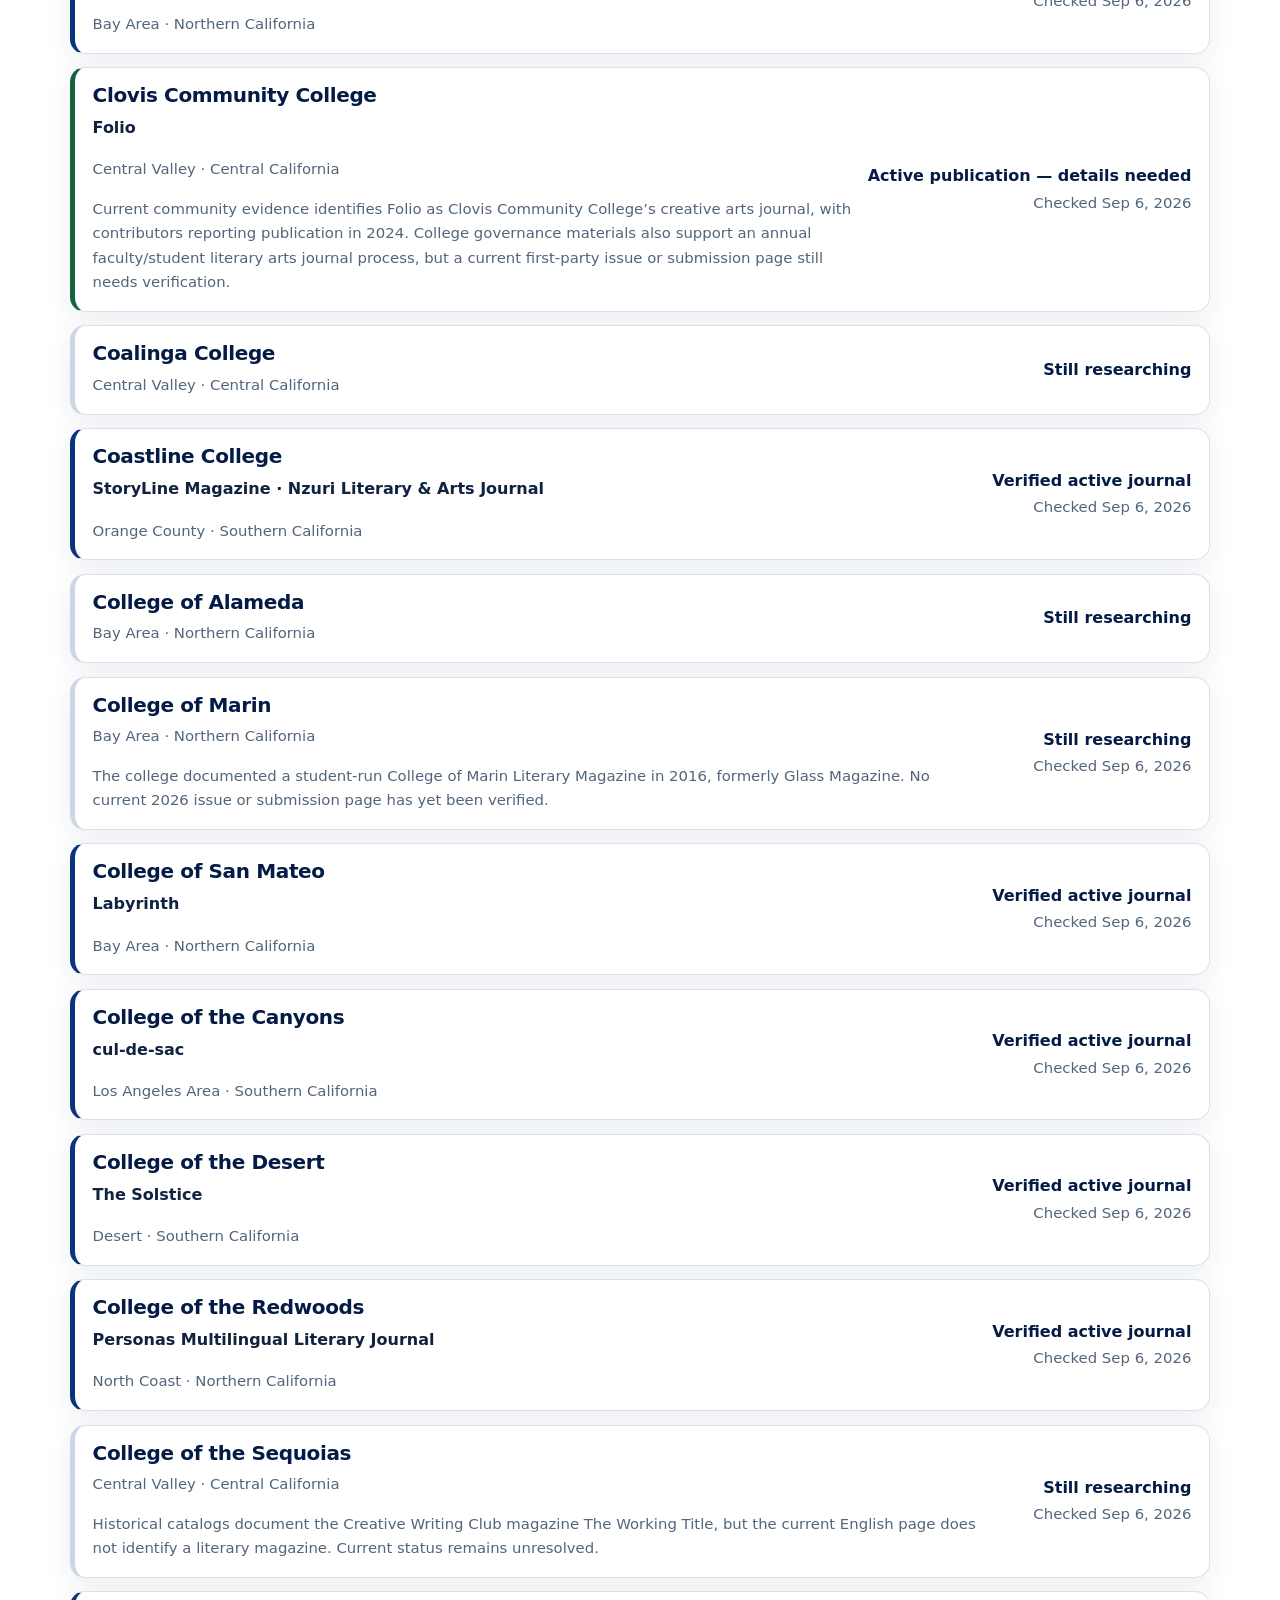
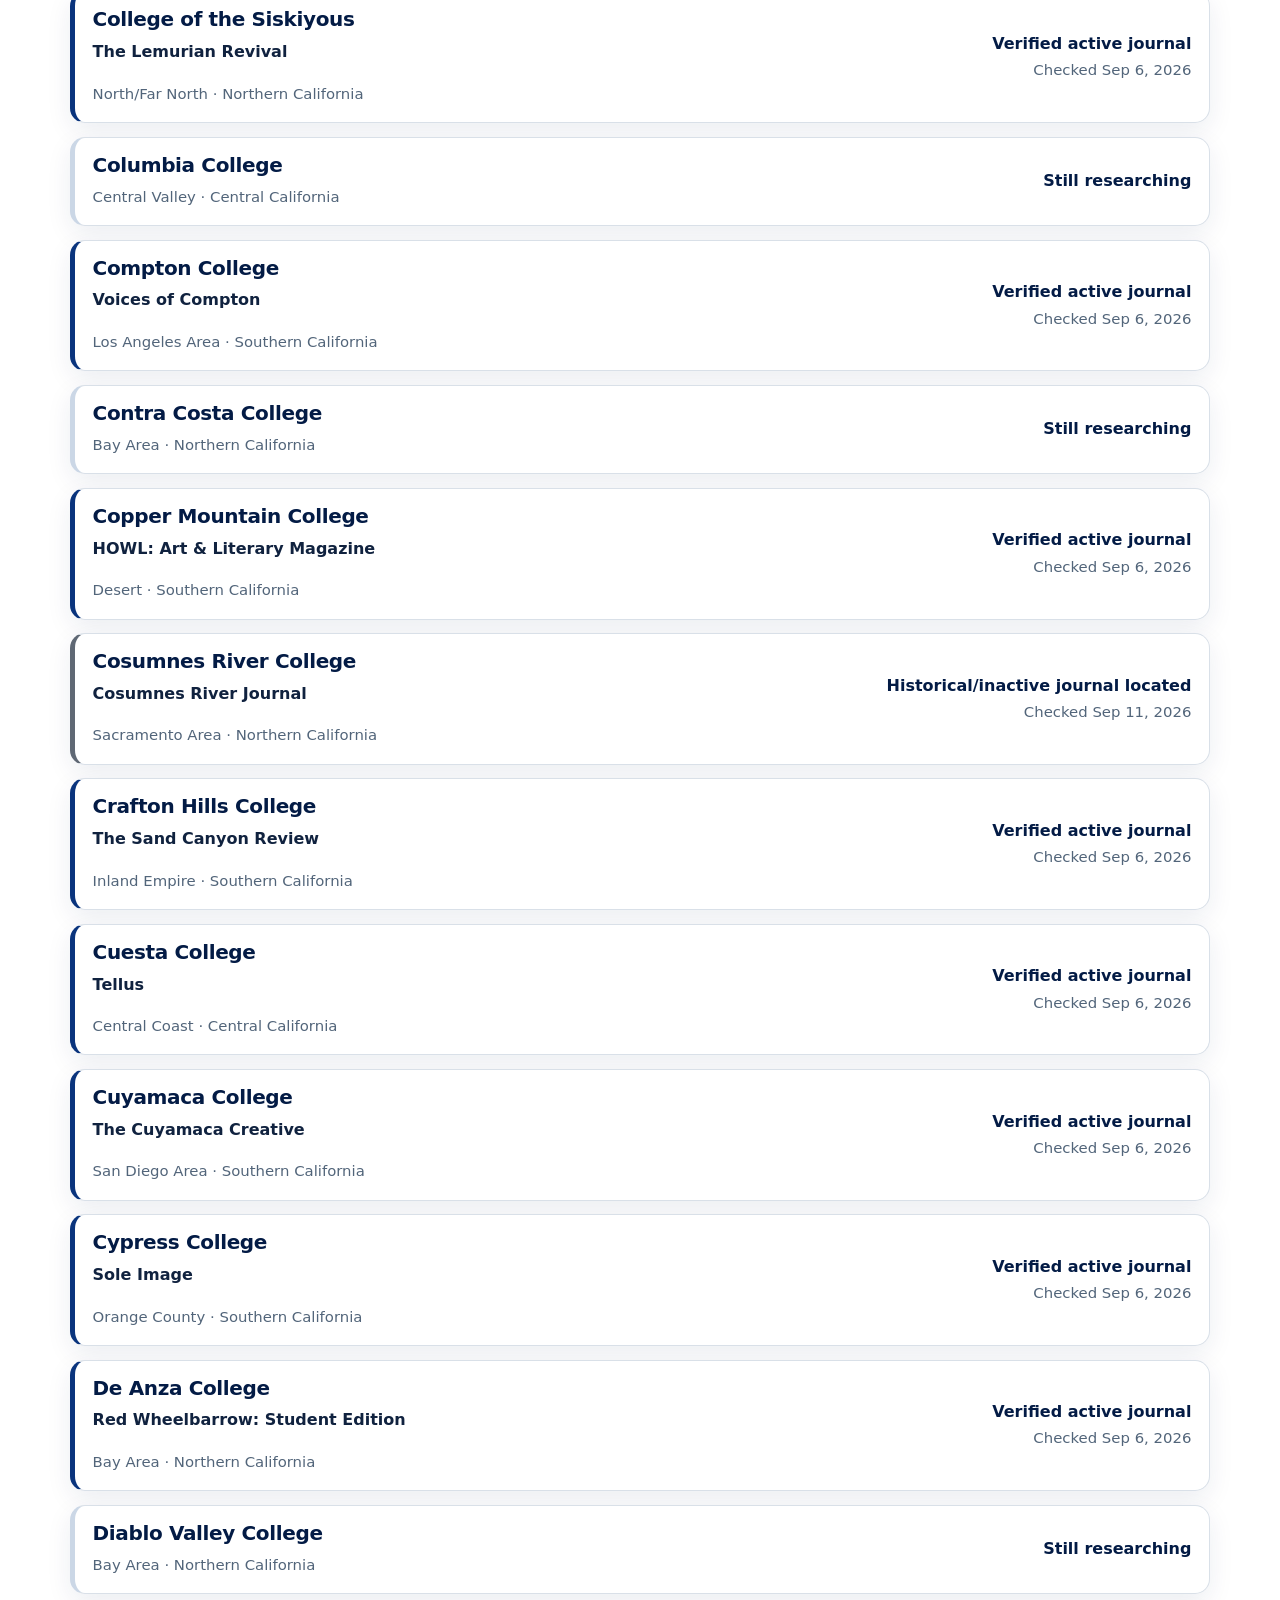
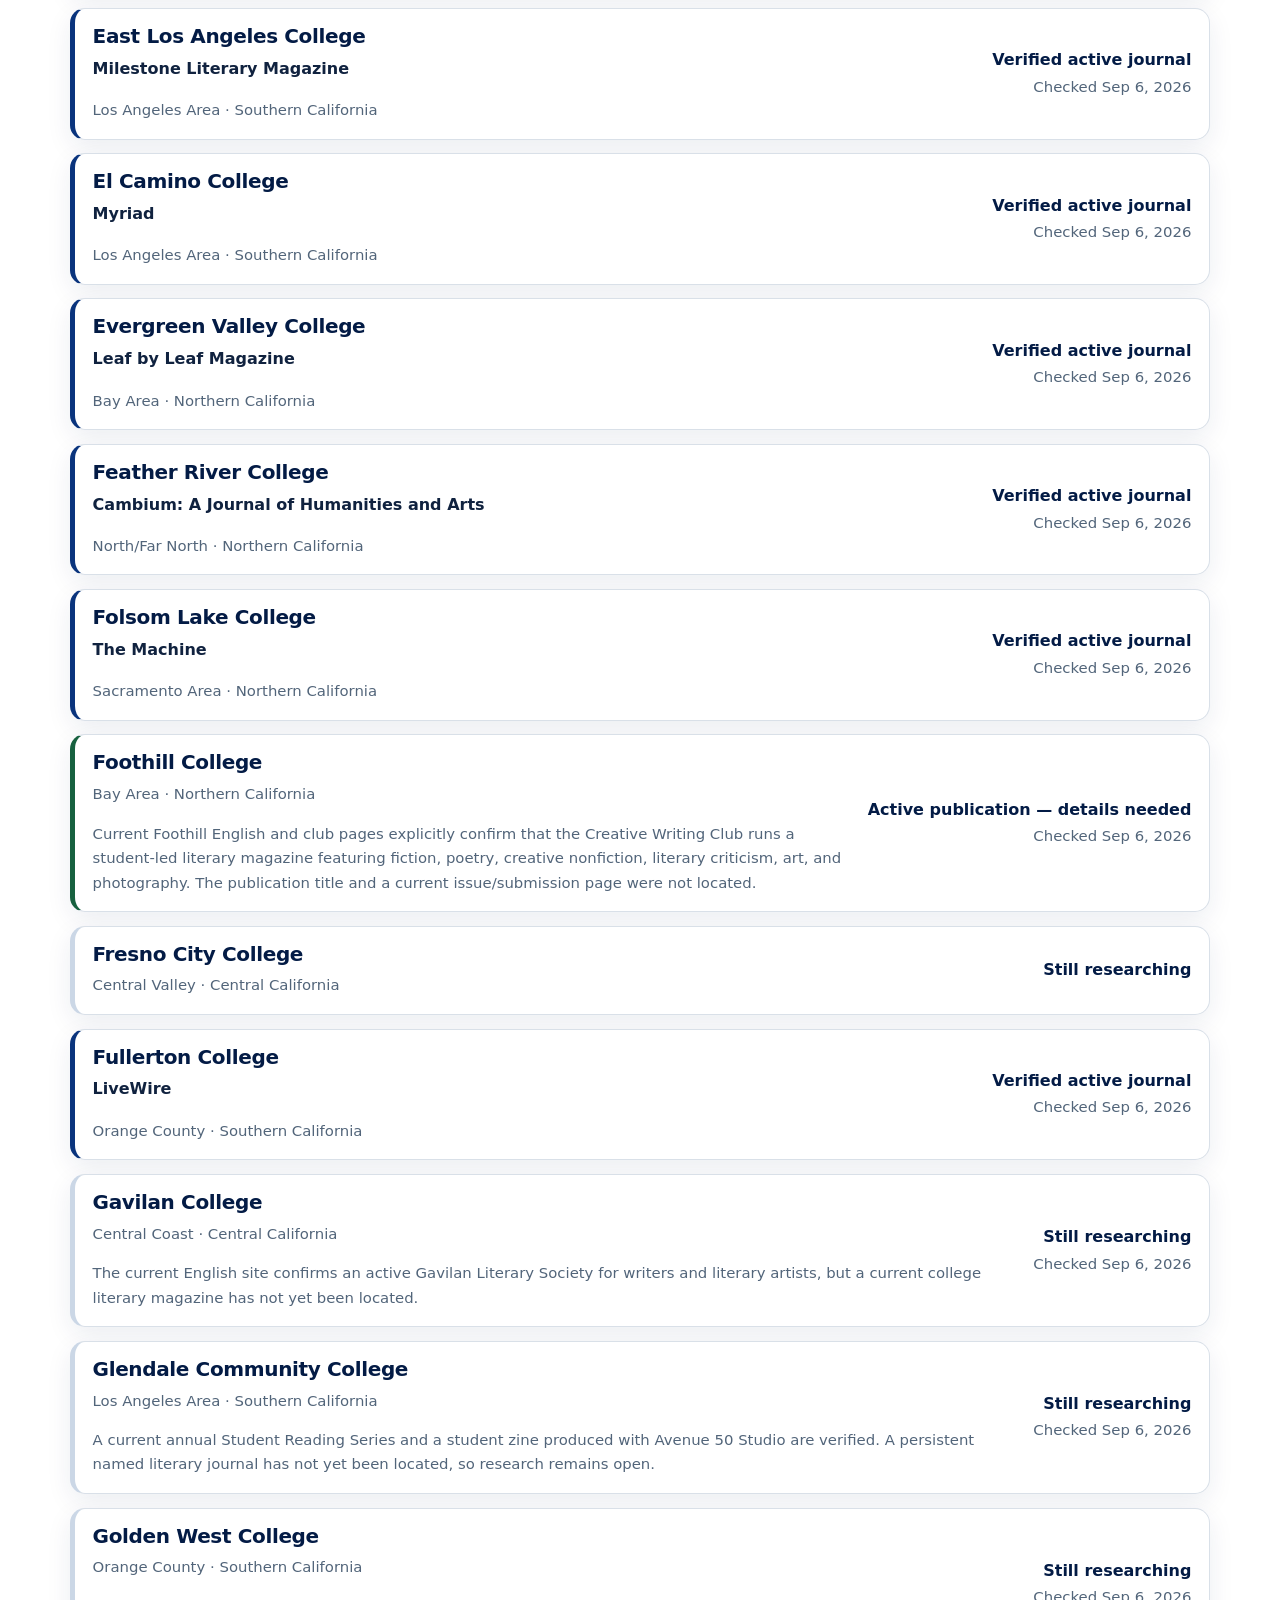
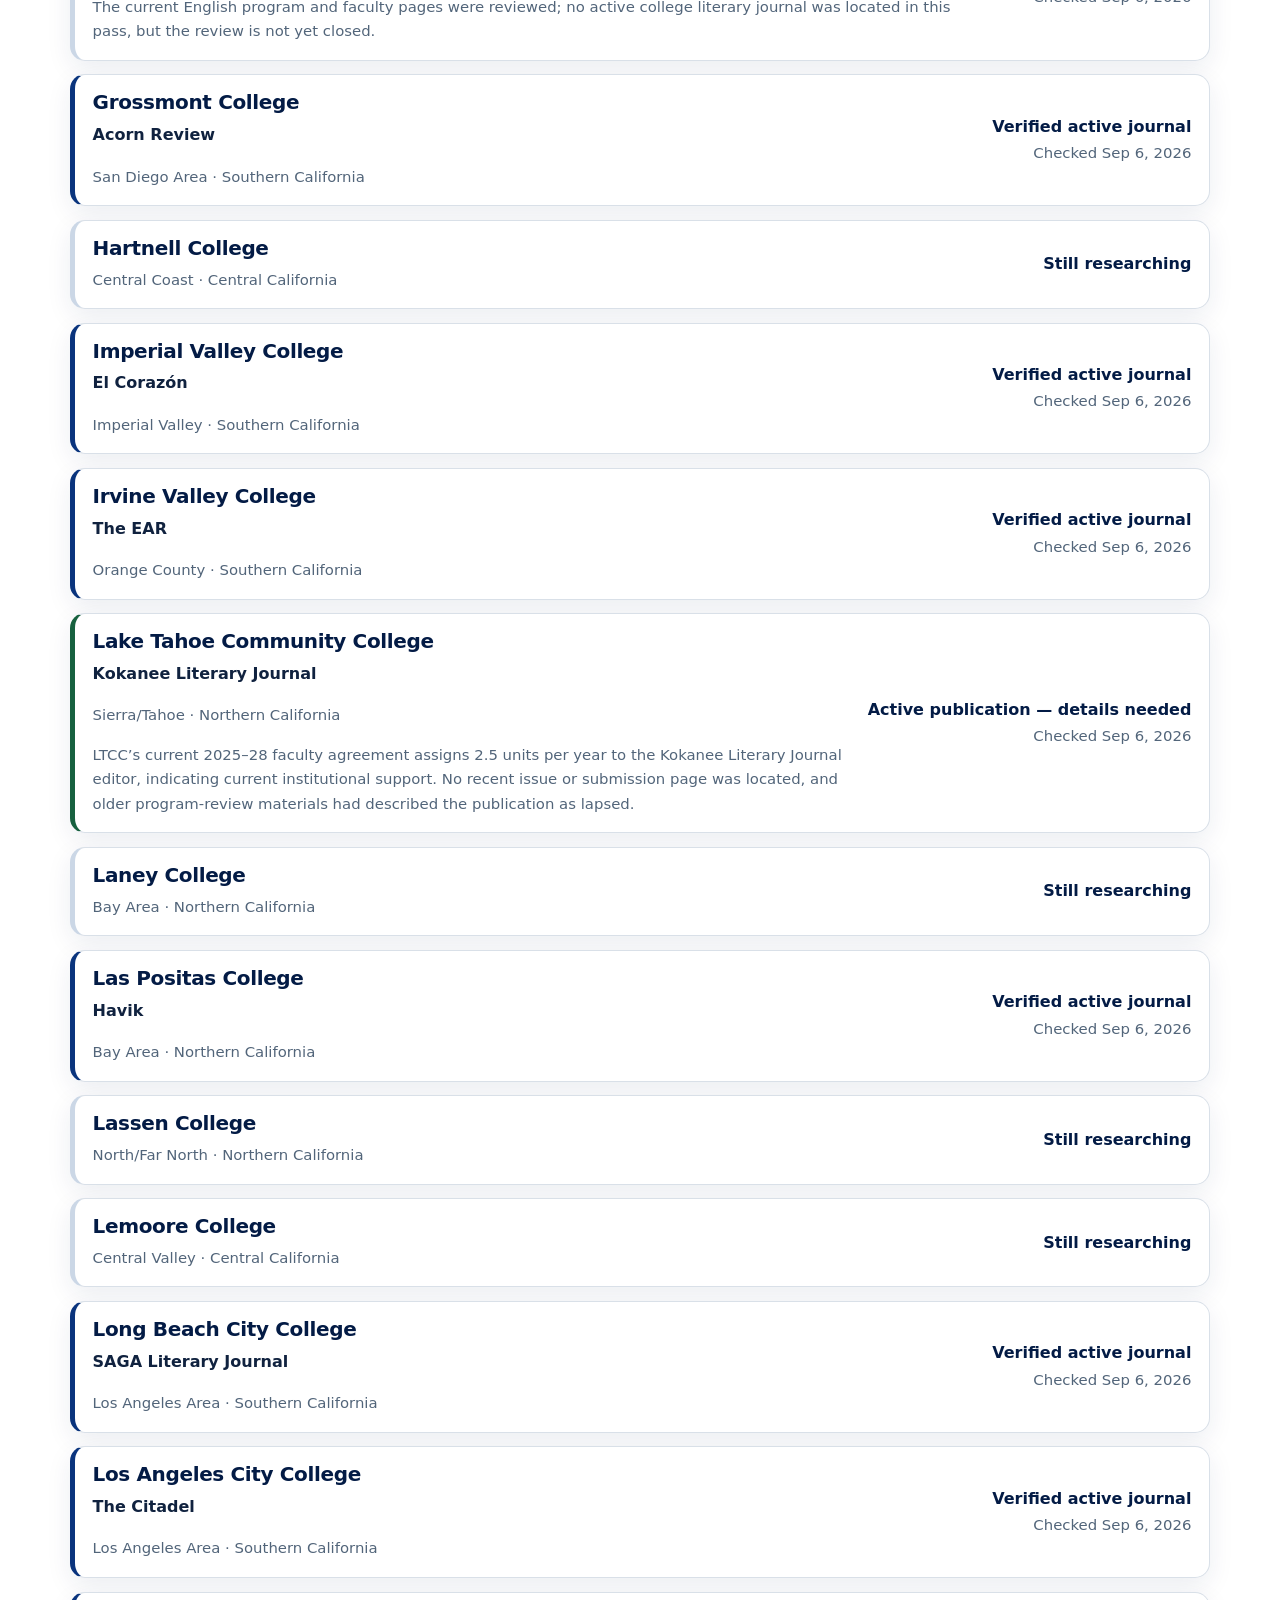
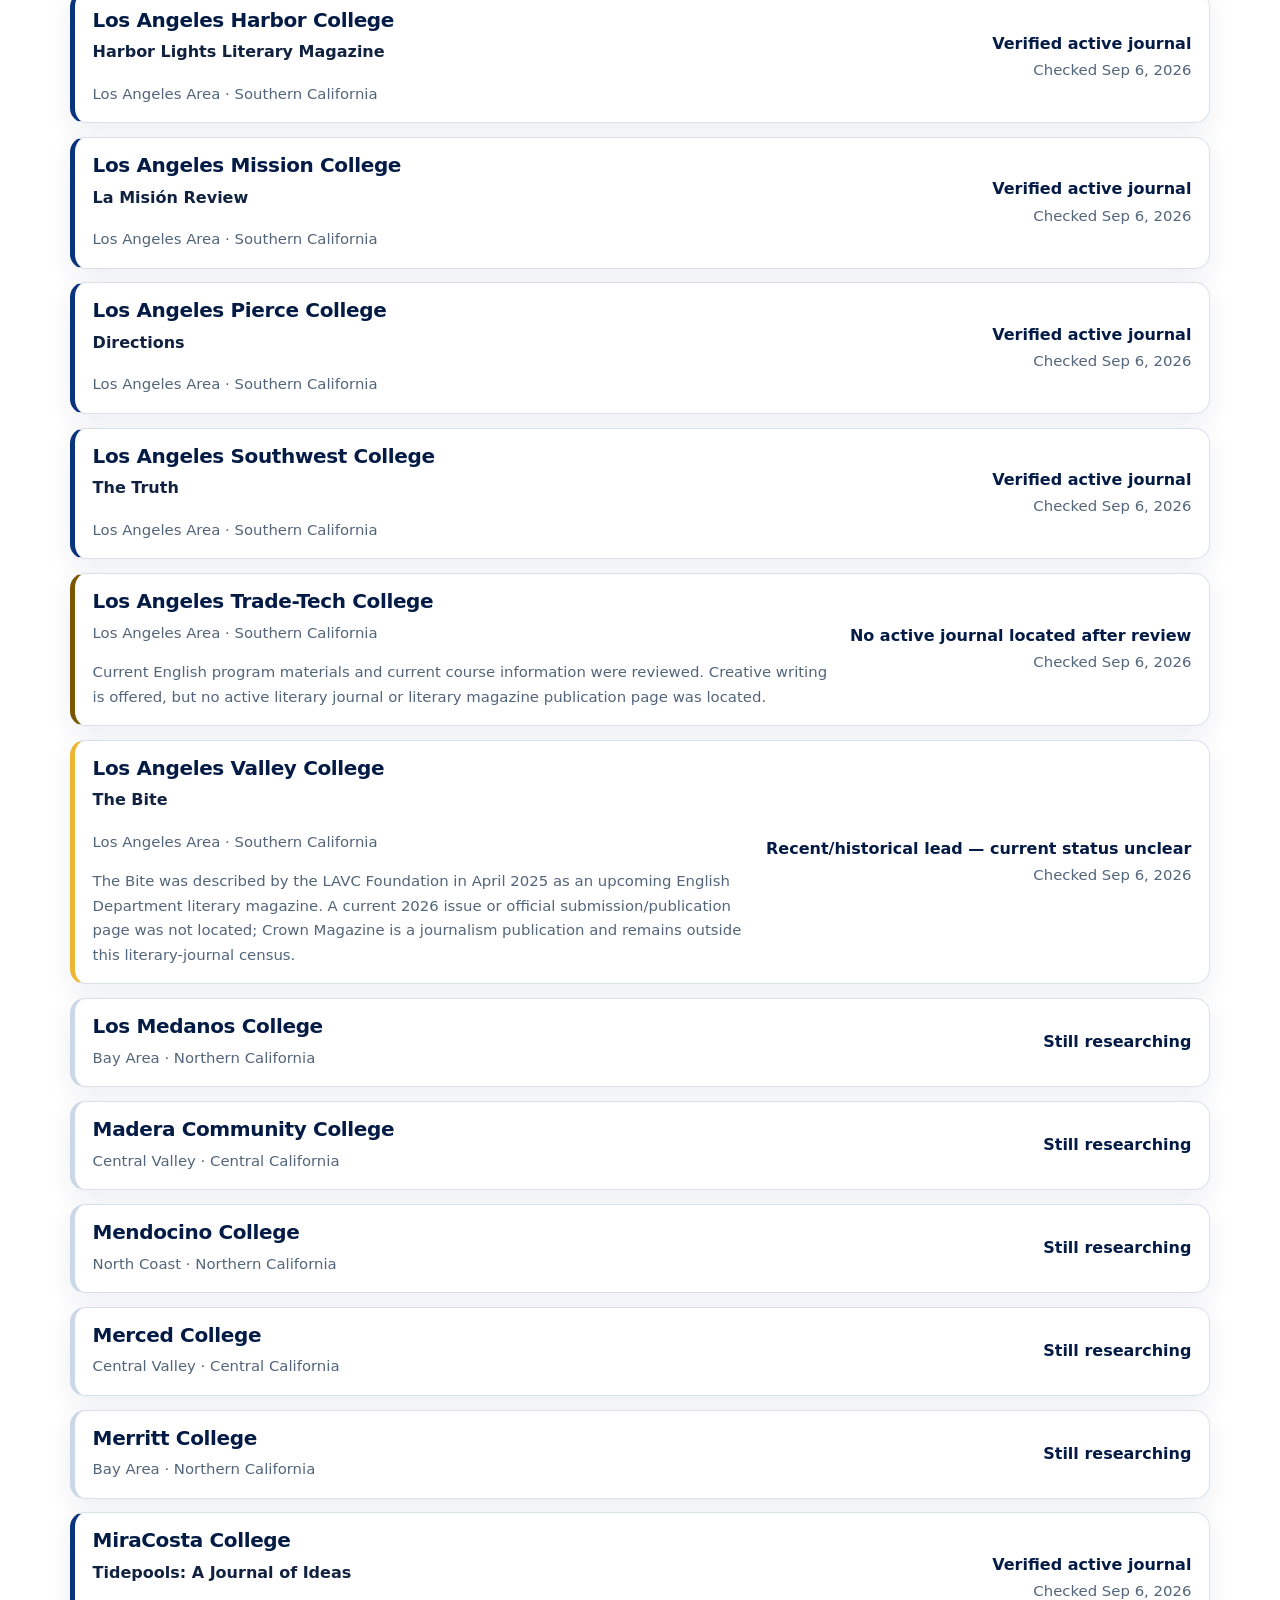
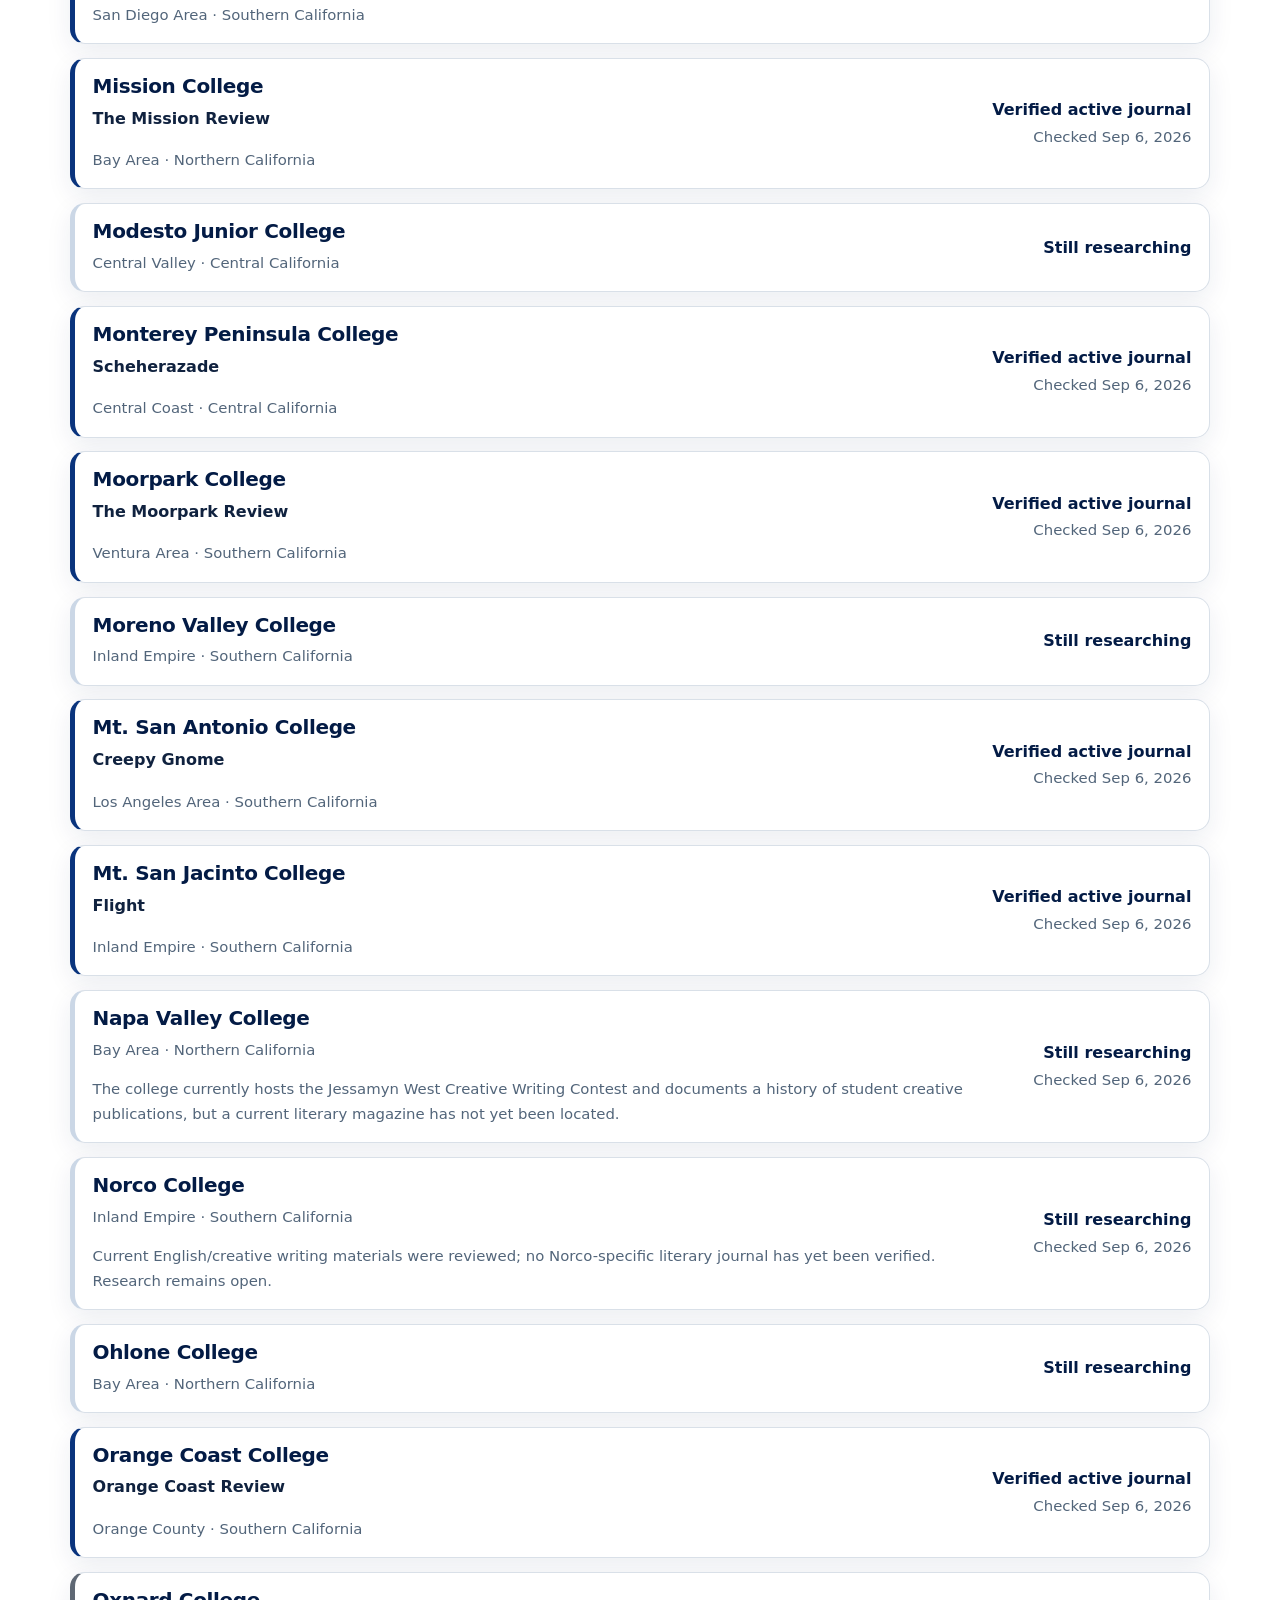
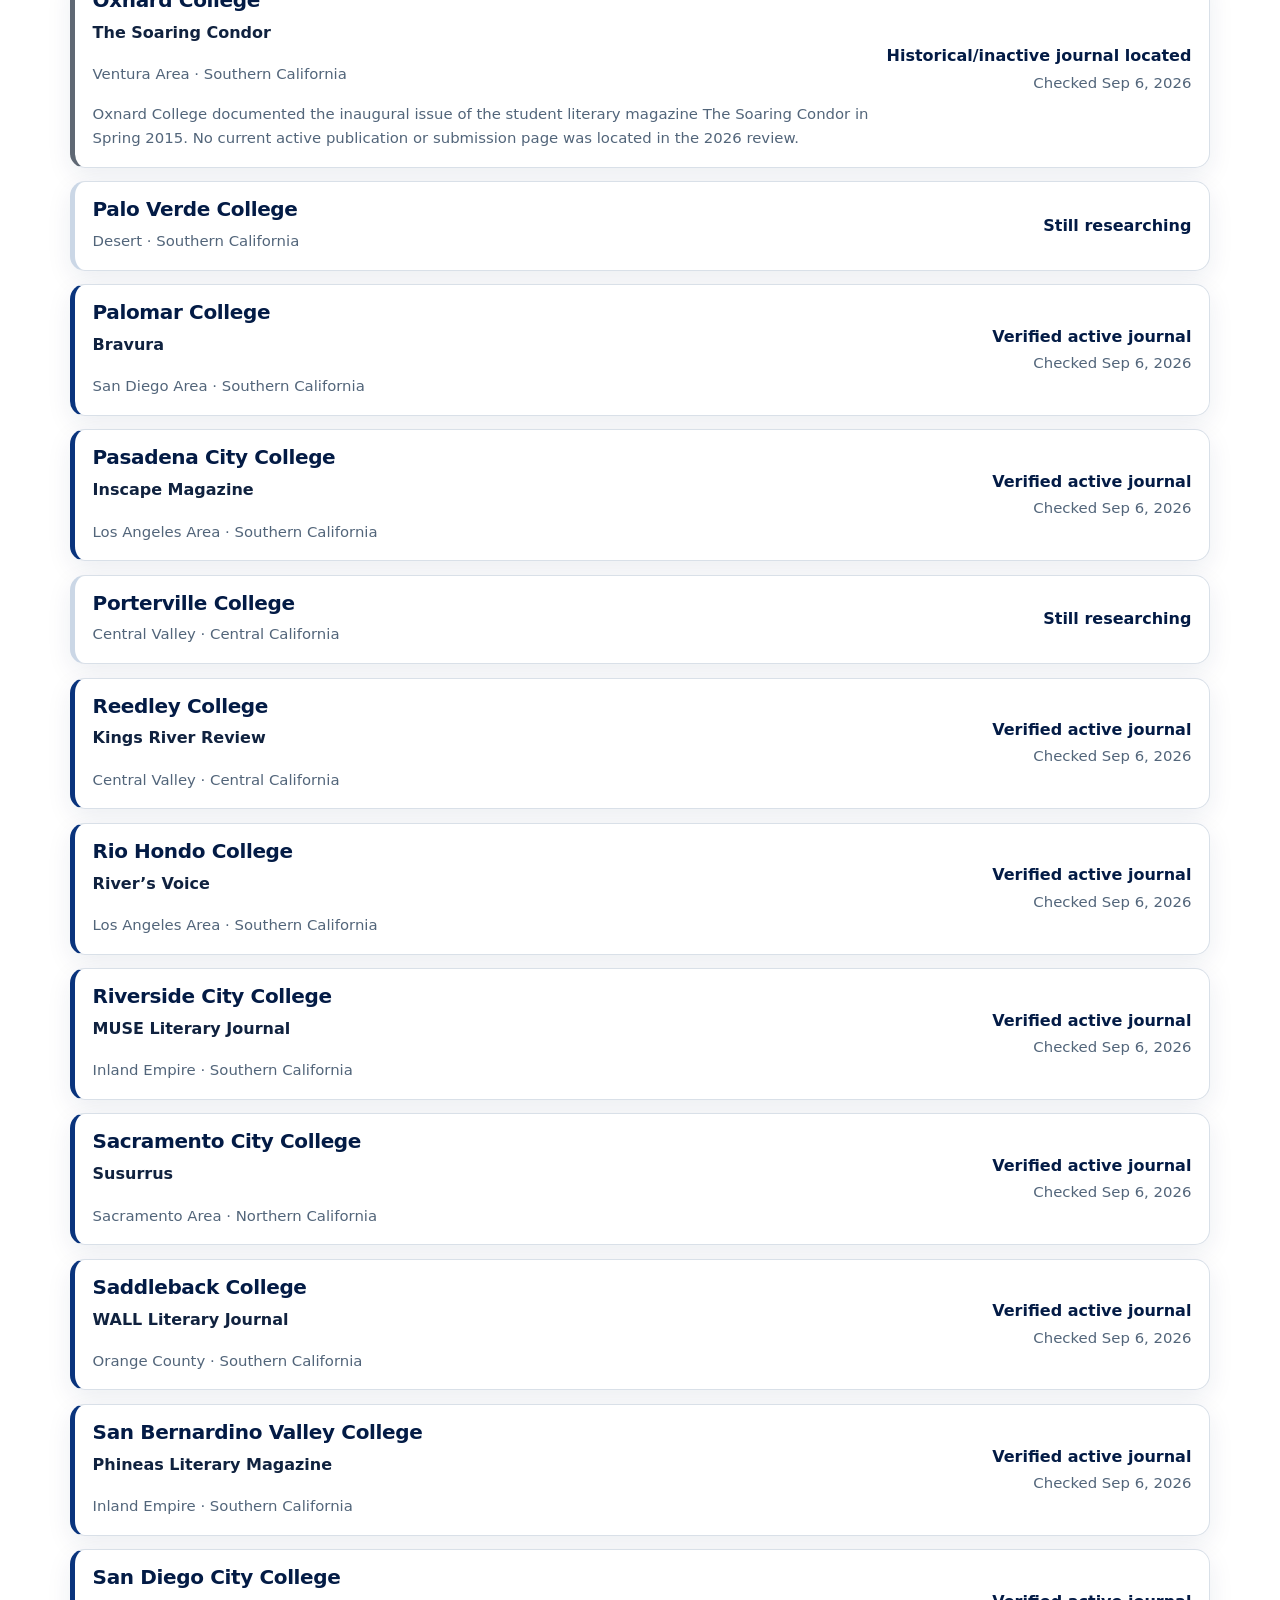
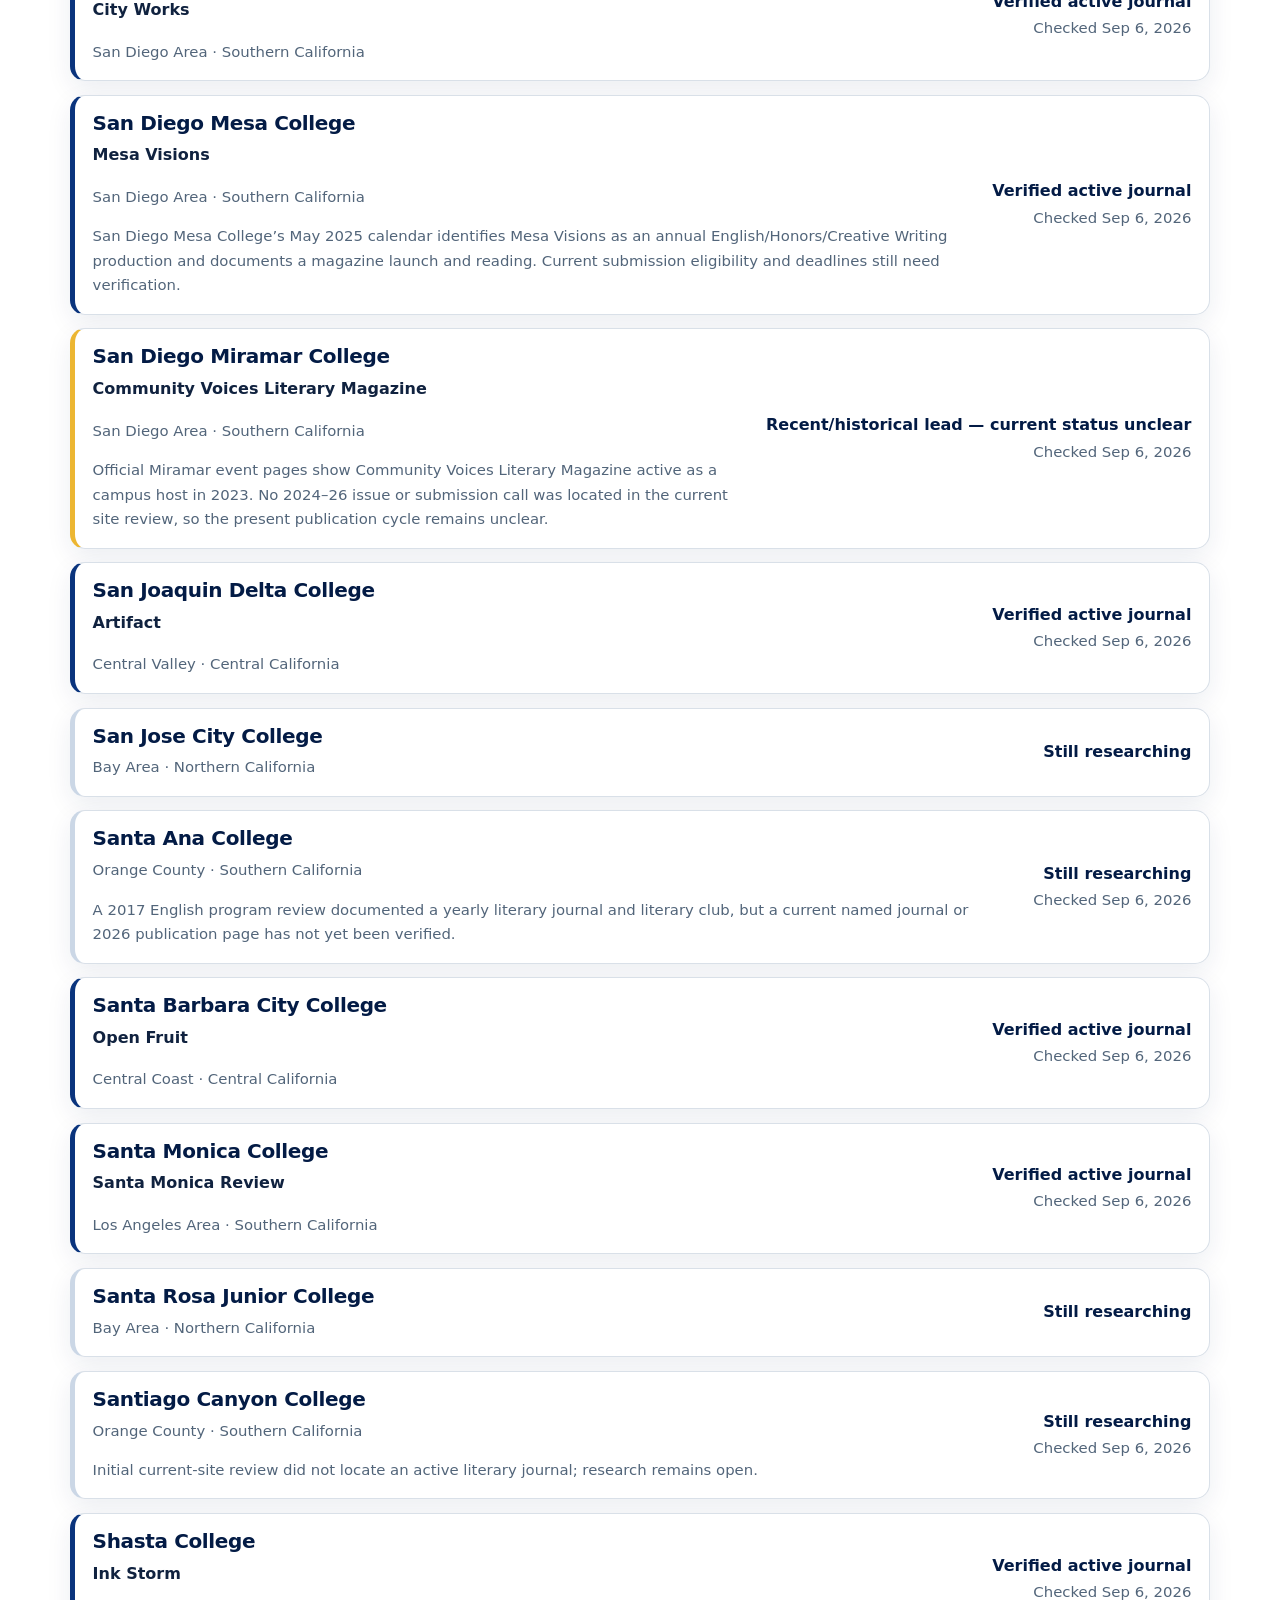
<file: coverage.html>
<!DOCTYPE html>

<html lang="en">
<head>
<meta charset="utf-8"/>
<meta content="width=device-width, initial-scale=1" name="viewport"/><meta content="default-src 'self'; script-src 'self' https://unpkg.com; style-src 'self' https://unpkg.com; img-src 'self' data: https://unpkg.com https://tile.openstreetmap.org; connect-src 'self'; font-src 'self'; object-src 'none'; base-uri 'self'; form-action 'self'; frame-src 'none'; media-src 'self'; worker-src 'none'; manifest-src 'self'; upgrade-insecure-requests" http-equiv="Content-Security-Policy"/><meta content="strict-origin-when-cross-origin" name="referrer"/>
<meta content="Track CCC Writers research coverage across California's 116 community colleges without confusing unresearched colleges with colleges that have no journal." name="description"/>
<title>Statewide Journal Coverage | CCC Writers</title>
<link href="assets/images/favicon-48.png" rel="icon" sizes="48x48" type="image/png"/>
<link href="assets/images/apple-touch-icon.png" rel="apple-touch-icon" sizes="180x180"/>
<meta content="#06265e" name="theme-color"/>
<link href="assets/css/styles.css" rel="stylesheet"/>
</head>
<body>
<a class="skip-link" href="#main-content">Skip to main content</a>
<header class="site-header"><div class="header-inner"><a aria-label="CCC Writers home" class="brand" href="index.html"><img alt="" class="brand-icon" src="assets/images/ccc-writers-mark.png"/><span>CCC Writers</span></a><nav aria-label="Main navigation"><ul class="nav-list"><li><a href="journals.html">Journals</a></li><li><a href="submissions.html">Submit Your Work</a></li><li><a href="read.html">Read CCC Writing</a></li><li><a href="events.html">Events</a></li><li><a href="pathways.html">Transfer Pathways</a></li><li><a href="journal-toolkit.html">Journal Toolkit</a></li><li><a href="contribute.html">Add or Update</a></li></ul></nav></div></header>
<main class="section" id="main-content"><div class="container">
<p class="eyebrow">A transparent statewide census</p>
<h1>Journal Research Coverage</h1>
<p class="lede">The goal is to check every California community college without turning incomplete evidence into a false yes or no. The census now separates verified active journals, confirmed publication efforts that still need details, recent leads with unclear current status, and colleges that remain under research.</p>
<div aria-label="Coverage summary" class="stats coverage-stats"><div class="stat"><strong id="coverage-total">116</strong><span>California community colleges</span></div><div class="stat"><strong id="coverage-verified">—</strong><span>with a verified active journal</span></div><div class="stat"><strong id="coverage-details-needed">—</strong><span>with a confirmed publication needing details</span></div><div class="stat"><strong id="coverage-unresolved">—</strong><span>unresolved or recent-status leads</span></div></div>
<section aria-labelledby="coverage-list-heading" class="section-sm"><h2 id="coverage-list-heading">Check the Census</h2>
<div class="toolbar"><div class="field"><label for="coverage-search">Search college, journal, or area</label><input id="coverage-search" placeholder="Try Mission, Los Angeles Area, or Sierra Journal" type="search"/></div><div class="field"><label for="coverage-broad-region">Part of California</label><select id="coverage-broad-region"><option value="">All of California</option></select></div><div class="field"><label for="coverage-region">Local area</label><select id="coverage-region"><option value="">All local areas</option></select></div><div class="field"><label for="coverage-status">Research status</label><select id="coverage-status"><option value="">All colleges</option><option value="verified-active-journal">Verified active journal</option><option value="active-publication-details-needed">Active publication — details needed</option><option value="recent-status-unclear">Recent/historical lead — current status unclear</option><option value="still-researching">Still researching</option><option value="no-journal-located">No active journal located after review</option><option value="historical-inactive">Historical/inactive journal located</option></select></div></div>
<p aria-live="polite" class="result-count" id="coverage-result-count" role="status"></p><div class="coverage-list" id="coverage-list"></div></section>
<section aria-labelledby="coverage-method-heading" class="section-sm"><h2 id="coverage-method-heading">What the Labels Mean</h2><div class="grid grid-3"><article class="card"><h3>Verified active journal</h3><p>A current or sufficiently recent authoritative source identifies an active, named literary publication connected to the college.</p></article><article class="card"><h3>Active publication — details needed</h3><p>Current evidence says a literary publication effort exists, but a title, current issue, submission page, or another key detail still needs direct verification.</p></article><article class="card"><h3>Recent/historical lead — current status unclear</h3><p>A named publication is documented, but the latest available evidence is not strong enough to call it active in 2026.</p></article><article class="card"><h3>Still researching</h3><p>The search is incomplete or has not produced a strong enough lead. This never means that the college has no literary journal.</p></article><article class="card"><h3>No active journal located</h3><p>This label appears only after a deliberate review of current English, creative writing, arts, student publication, catalog, and site-search pages does not locate an active journal.</p></article><article class="card"><h3>Historical/inactive journal located</h3><p>A past journal is documented and evidence indicates that it stopped publishing or is explicitly inactive.</p></article></div><p class="small">System count is based on the California Community Colleges Chancellor’s Office current system description. The census excludes the two continuing education institutions that appear in the Chancellor’s Office alphabetical directory but are not part of the stated 116-college count. <a href="https://www.cccco.edu/About-Us/Chancellors-Office/Divisions/Research-Analytics-Data/data-snapshot/system-governance">View the Chancellor’s Office system overview</a>.</p></section>
<section aria-labelledby="coverage-help-heading" class="callout"><h2 id="coverage-help-heading">See a college we should check next?</h2><p>Journal advisers, faculty, students, and alumni can send an official source or correction. Community submissions are reviewed before publication.</p><a class="button secondary" data-community-form-link="" href="contribute.html">Add or update a journal</a></section>
</div></main>
<footer class="site-footer"><div class="footer-inner"><p><strong>CCC Writers</strong> is building the statewide map one verified source at a time.</p><p><a href="journals.html">Explore journals</a> · <a href="about.html">About this project</a></p><p><a href="privacy.html">Privacy</a> · <a href="accessibility.html">Accessibility</a> · <a data-accessibility-report-link="" href="mailto:karencrozer@gmail.com?subject=CCC%20Writers%20Accessibility%20Issue">Report an accessibility issue</a></p></div></footer>
<script src="data/coverage-data.js"></script><script src="data/site-config-data.js"></script><script src="assets/js/site.js"></script><script src="assets/js/coverage.js"></script><script src="assets/js/community-links.js"></script>
</body></html>
</file>
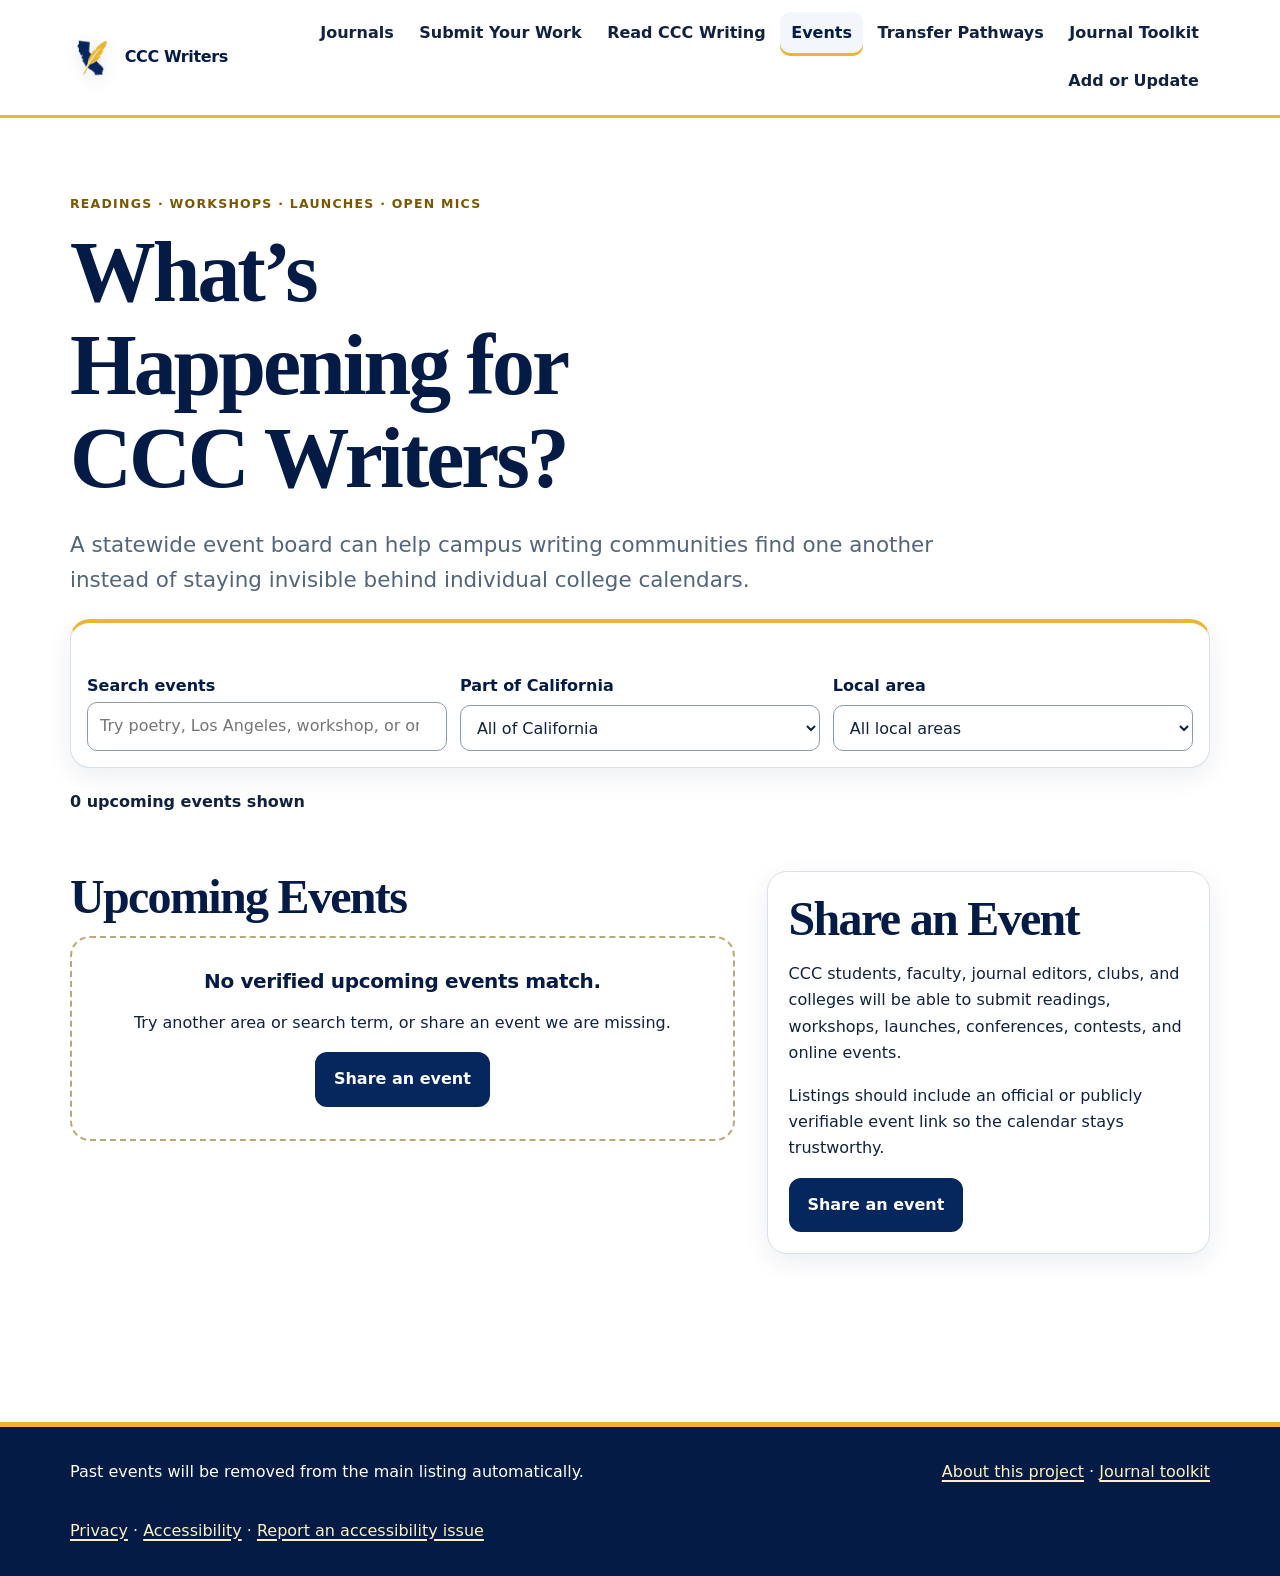
<file: events.html>
<!DOCTYPE html>

<html lang="en">
<head><meta charset="utf-8"/><meta content="width=device-width, initial-scale=1" name="viewport"/><meta content="default-src 'self'; script-src 'self' https://unpkg.com; style-src 'self' https://unpkg.com; img-src 'self' data: https://unpkg.com https://tile.openstreetmap.org; connect-src 'self'; font-src 'self'; object-src 'none'; base-uri 'self'; form-action 'self'; frame-src 'none'; media-src 'self'; worker-src 'none'; manifest-src 'self'; upgrade-insecure-requests" http-equiv="Content-Security-Policy"/><meta content="strict-origin-when-cross-origin" name="referrer"/><meta content="Find and share creative writing events for California community college writers." name="description"/><title>Events | CCC Writers</title><link href="assets/images/favicon-48.png" rel="icon" sizes="48x48" type="image/png"/><link href="assets/images/apple-touch-icon.png" rel="apple-touch-icon" sizes="180x180"/><meta content="#06265e" name="theme-color"/><link href="assets/css/styles.css" rel="stylesheet"/></head>
<body>
<a class="skip-link" href="#main-content">Skip to main content</a>
<header class="site-header"><div class="header-inner"><a aria-label="CCC Writers home" class="brand" href="index.html"><img alt="" class="brand-icon" src="assets/images/ccc-writers-mark.png"/><span>CCC Writers</span></a><nav aria-label="Main navigation"><ul class="nav-list"><li><a href="journals.html">Journals</a></li><li><a href="submissions.html">Submit Your Work</a></li><li><a href="read.html">Read CCC Writing</a></li><li><a aria-current="page" href="events.html">Events</a></li><li><a href="pathways.html">Transfer Pathways</a></li><li><a href="journal-toolkit.html">Journal Toolkit</a></li><li><a href="contribute.html">Add or Update</a></li></ul></nav></div></header>
<main class="section" id="main-content"><div class="container">
<p class="eyebrow">Readings · workshops · launches · open mics</p><h1>What’s Happening for CCC Writers?</h1><p class="lede">A statewide event board can help campus writing communities find one another instead of staying invisible behind individual college calendars.</p><div aria-label="Event filters" class="toolbar"><div class="field"><label for="event-search">Search events</label><input id="event-search" placeholder="Try poetry, Los Angeles, workshop, or online" type="search"/></div><div class="field"><label for="event-broad-region">Part of California</label><select id="event-broad-region"><option value="">All of California</option></select></div><div class="field"><label for="event-region">Local area</label><select id="event-region"><option value="">All local areas</option></select></div></div><p aria-live="polite" class="result-count" id="event-count" role="status"></p>
<div class="split section-sm"><div><h2>Upcoming Events</h2><div class="event-list" id="event-list"></div></div><aside class="card"><h2>Share an Event</h2><p>CCC students, faculty, journal editors, clubs, and colleges will be able to submit readings, workshops, launches, conferences, contests, and online events.</p><p>Listings should include an official or publicly verifiable event link so the calendar stays trustworthy.</p><a class="button" data-community-form-link="" href="contribute.html">Share an event</a></aside></div>
</div></main>
<footer class="site-footer"><div class="footer-inner"><p>Past events will be removed from the main listing automatically.</p><p><a href="about.html">About this project</a> · <a href="journal-toolkit.html">Journal toolkit</a></p><p><a href="privacy.html">Privacy</a> · <a href="accessibility.html">Accessibility</a> · <a data-accessibility-report-link="" href="mailto:karencrozer@gmail.com?subject=CCC%20Writers%20Accessibility%20Issue">Report an accessibility issue</a></p></div></footer>
<script src="data/events-data.js"></script><script src="data/site-config-data.js"></script><script src="assets/js/site.js"></script><script src="assets/js/events.js"></script>
<script src="assets/js/community-links.js"></script>
</body></html>
</file>
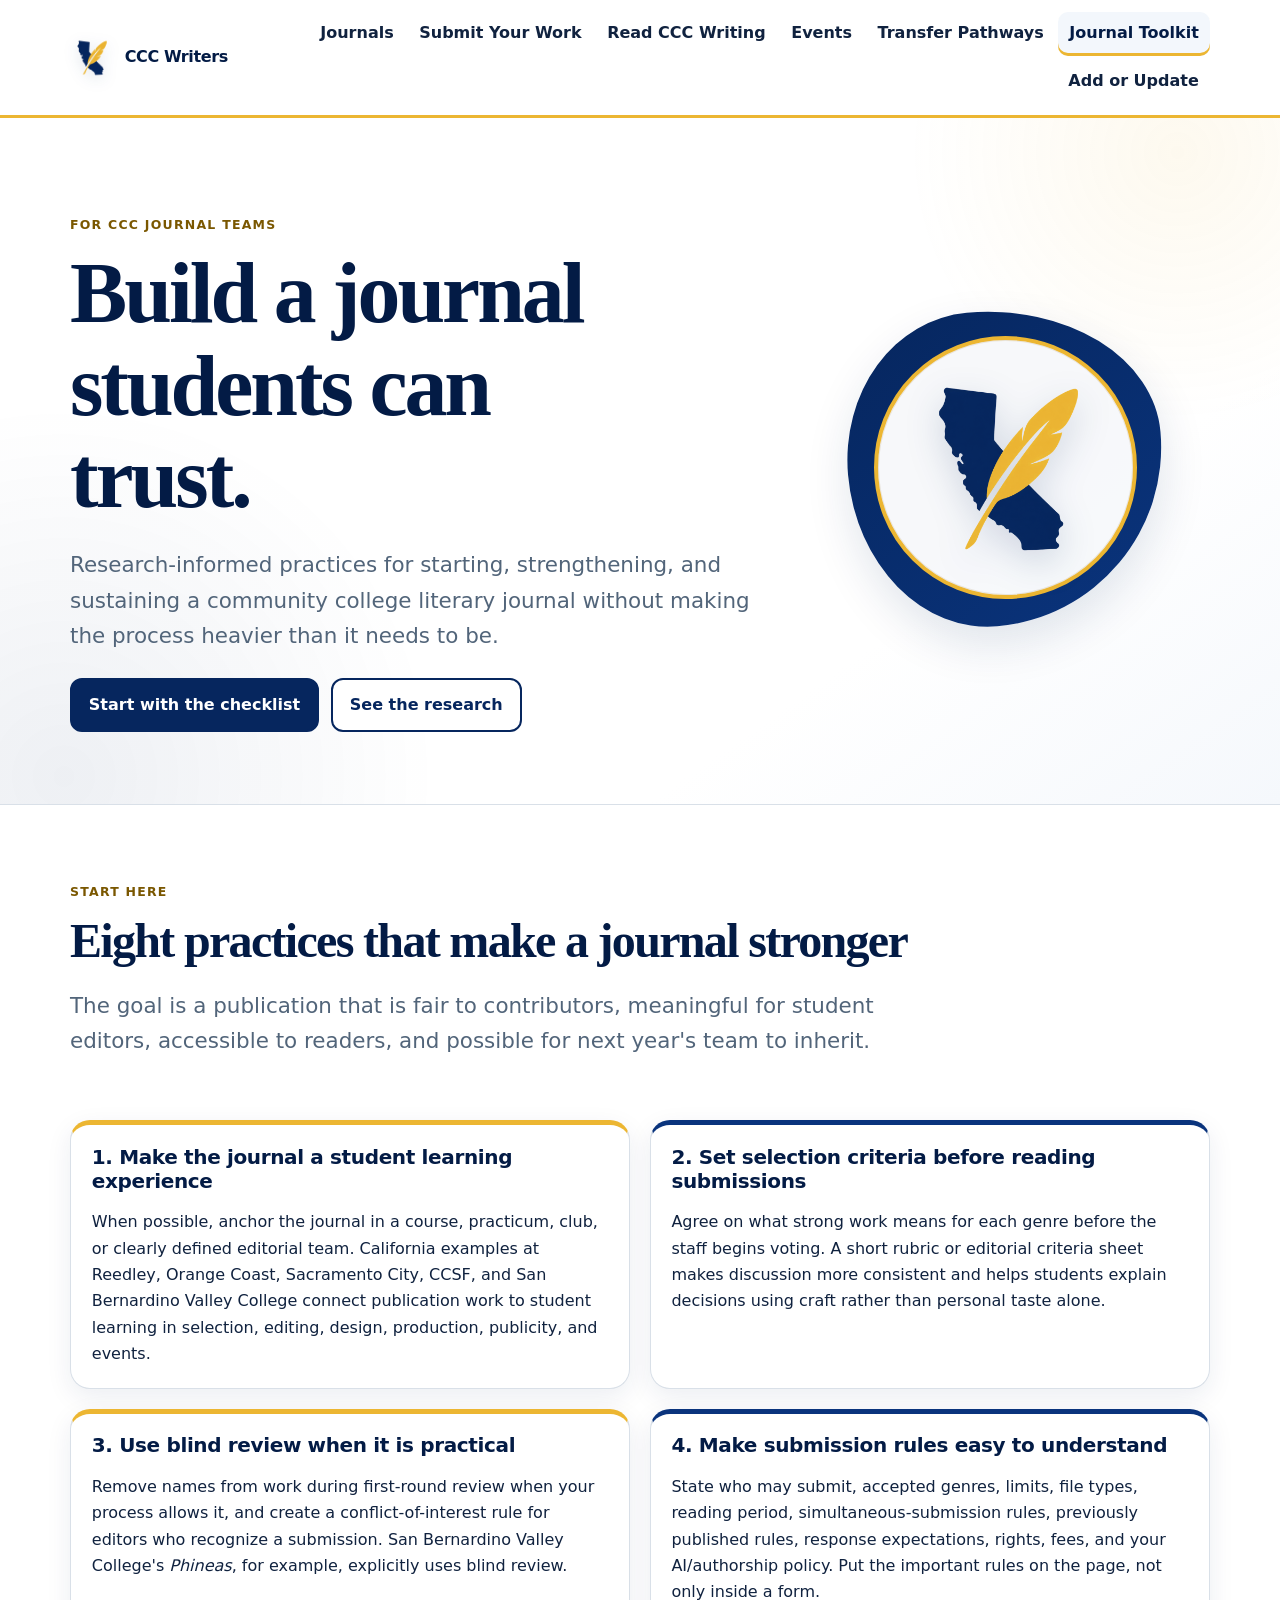
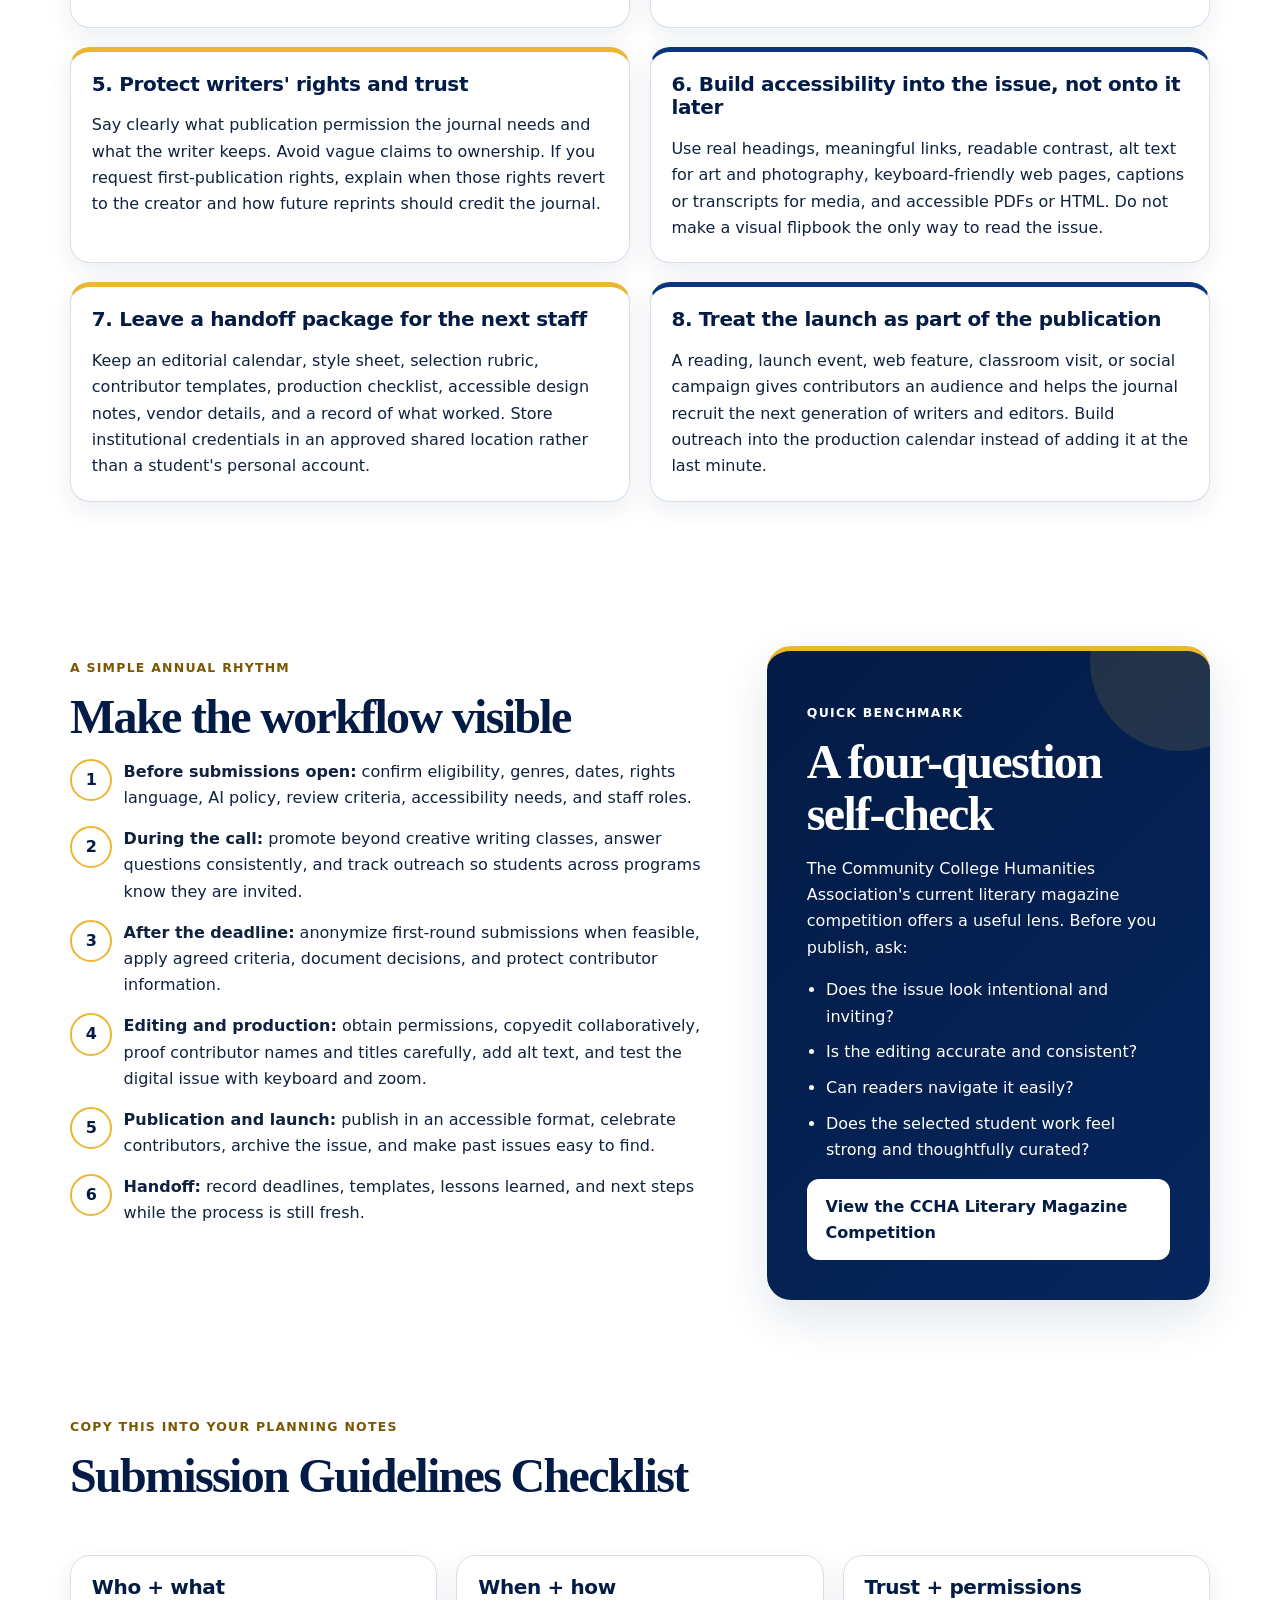
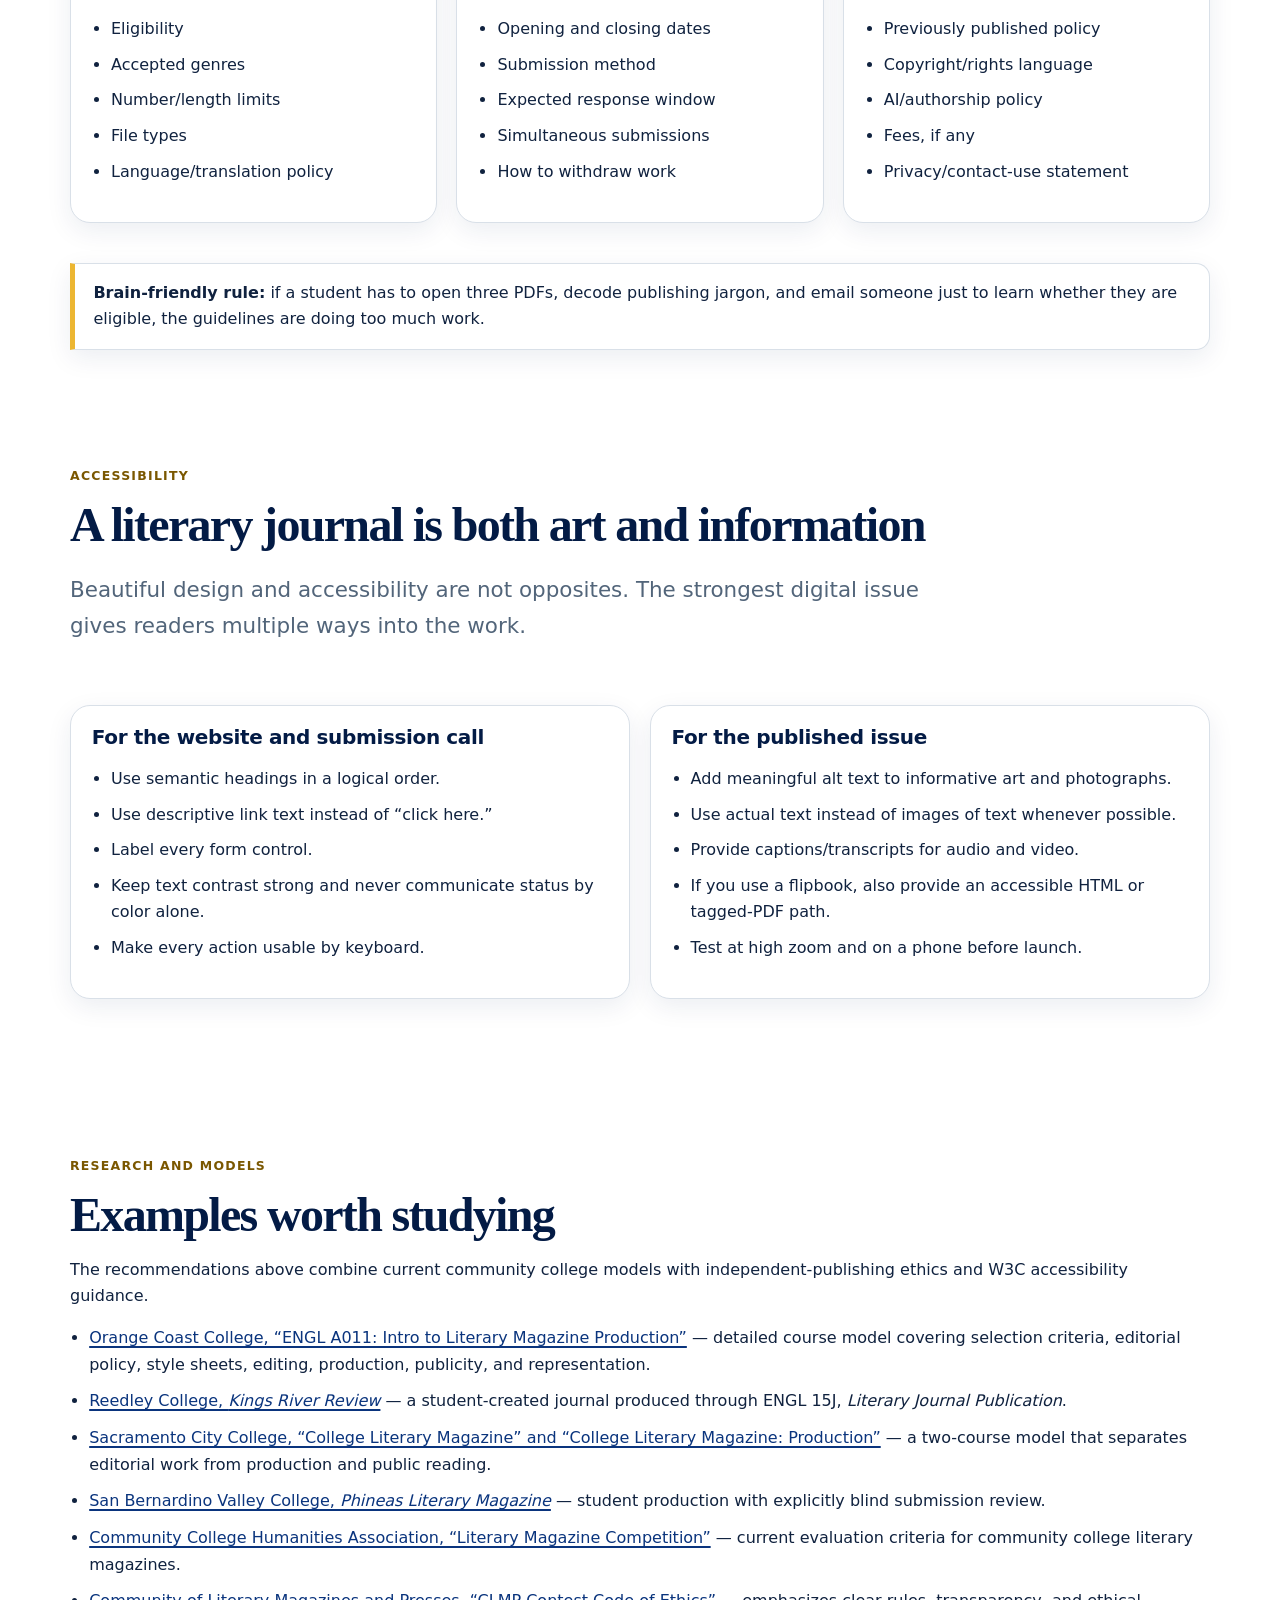
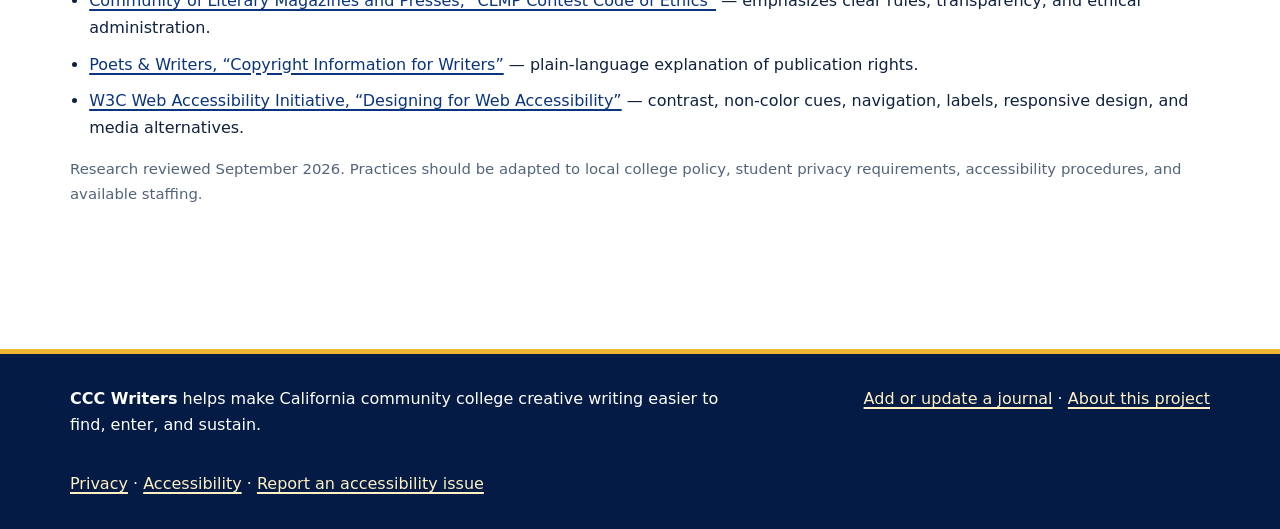
<file: journal-toolkit.html>
<!DOCTYPE html>

<html lang="en">
<head>
<meta charset="utf-8"/>
<meta content="width=device-width, initial-scale=1" name="viewport"/><meta content="default-src 'self'; script-src 'self' https://unpkg.com; style-src 'self' https://unpkg.com; img-src 'self' data: https://unpkg.com https://tile.openstreetmap.org; connect-src 'self'; font-src 'self'; object-src 'none'; base-uri 'self'; form-action 'self'; frame-src 'none'; media-src 'self'; worker-src 'none'; manifest-src 'self'; upgrade-insecure-requests" http-equiv="Content-Security-Policy"/><meta content="strict-origin-when-cross-origin" name="referrer"/>
<meta content="Research-informed best practices for starting, improving, and sustaining a California community college literary journal." name="description"/>
<title>Journal Toolkit | CCC Writers</title>
<link href="assets/images/favicon-48.png" rel="icon" sizes="48x48" type="image/png"/><link href="assets/images/apple-touch-icon.png" rel="apple-touch-icon" sizes="180x180"/>
<meta content="#06265e" name="theme-color"/>
<link href="assets/css/styles.css" rel="stylesheet"/>
</head>
<body>
<a class="skip-link" href="#main-content">Skip to main content</a>
<header class="site-header">
<div class="header-inner">
<a aria-label="CCC Writers home" class="brand" href="index.html"><img alt="" class="brand-icon" src="assets/images/ccc-writers-mark.png"/><span>CCC Writers</span></a>
<nav aria-label="Main navigation">
<ul class="nav-list">
<li><a href="journals.html">Journals</a></li>
<li><a href="submissions.html">Submit Your Work</a></li><li><a href="read.html">Read CCC Writing</a></li>
<li><a href="events.html">Events</a></li>
<li><a href="pathways.html">Transfer Pathways</a></li>
<li><a aria-current="page" href="journal-toolkit.html">Journal Toolkit</a></li>
<li><a href="contribute.html">Add or Update</a></li>
</ul>
</nav>
</div>
</header>
<main id="main-content">
<section class="hero">
<div class="container hero-layout">
<div>
<p class="eyebrow">For CCC journal teams</p>
<h1>Build a journal students can trust.</h1>
<p class="lede">Research-informed practices for starting, strengthening, and sustaining a community college literary journal without making the process heavier than it needs to be.</p>
<div class="hero-actions">
<a class="button" href="#starter-checklist">Start with the checklist</a>
<a class="button secondary" href="#research">See the research</a>
</div>
</div>
<div aria-hidden="true" class="hero-visual"><img alt="" class="hero-icon" src="assets/images/ccc-writers-mark.png"/></div>
</div>
</section>
<section class="section" id="starter-checklist">
<div class="container">
<p class="eyebrow">Start here</p>
<h2>Eight practices that make a journal stronger</h2>
<p class="lede">The goal is a publication that is fair to contributors, meaningful for student editors, accessible to readers, and possible for next year's team to inherit.</p>
<div class="grid grid-2 section-sm">
<article class="card feature-card">
<h3>1. Make the journal a student learning experience</h3>
<p>When possible, anchor the journal in a course, practicum, club, or clearly defined editorial team. California examples at Reedley, Orange Coast, Sacramento City, CCSF, and San Bernardino Valley College connect publication work to student learning in selection, editing, design, production, publicity, and events.</p>
</article>
<article class="card feature-card sky">
<h3>2. Set selection criteria before reading submissions</h3>
<p>Agree on what strong work means for each genre before the staff begins voting. A short rubric or editorial criteria sheet makes discussion more consistent and helps students explain decisions using craft rather than personal taste alone.</p>
</article>
<article class="card feature-card">
<h3>3. Use blind review when it is practical</h3>
<p>Remove names from work during first-round review when your process allows it, and create a conflict-of-interest rule for editors who recognize a submission. San Bernardino Valley College's <cite>Phineas</cite>, for example, explicitly uses blind review.</p>
</article>
<article class="card feature-card sky">
<h3>4. Make submission rules easy to understand</h3>
<p>State who may submit, accepted genres, limits, file types, reading period, simultaneous-submission rules, previously published rules, response expectations, rights, fees, and your AI/authorship policy. Put the important rules on the page, not only inside a form.</p>
</article>
<article class="card feature-card">
<h3>5. Protect writers' rights and trust</h3>
<p>Say clearly what publication permission the journal needs and what the writer keeps. Avoid vague claims to ownership. If you request first-publication rights, explain when those rights revert to the creator and how future reprints should credit the journal.</p>
</article>
<article class="card feature-card sky">
<h3>6. Build accessibility into the issue, not onto it later</h3>
<p>Use real headings, meaningful links, readable contrast, alt text for art and photography, keyboard-friendly web pages, captions or transcripts for media, and accessible PDFs or HTML. Do not make a visual flipbook the only way to read the issue.</p>
</article>
<article class="card feature-card">
<h3>7. Leave a handoff package for the next staff</h3>
<p>Keep an editorial calendar, style sheet, selection rubric, contributor templates, production checklist, accessible design notes, vendor details, and a record of what worked. Store institutional credentials in an approved shared location rather than a student's personal account.</p>
</article>
<article class="card feature-card sky">
<h3>8. Treat the launch as part of the publication</h3>
<p>A reading, launch event, web feature, classroom visit, or social campaign gives contributors an audience and helps the journal recruit the next generation of writers and editors. Build outreach into the production calendar instead of adding it at the last minute.</p>
</article>
</div>
</div>
</section>
<section class="section-sm">
<div class="container split">
<div>
<p class="eyebrow">A simple annual rhythm</p>
<h2>Make the workflow visible</h2>
<ol class="step-list">
<li><div><strong>Before submissions open:</strong> confirm eligibility, genres, dates, rights language, AI policy, review criteria, accessibility needs, and staff roles.</div></li>
<li><div><strong>During the call:</strong> promote beyond creative writing classes, answer questions consistently, and track outreach so students across programs know they are invited.</div></li>
<li><div><strong>After the deadline:</strong> anonymize first-round submissions when feasible, apply agreed criteria, document decisions, and protect contributor information.</div></li>
<li><div><strong>Editing and production:</strong> obtain permissions, copyedit collaboratively, proof contributor names and titles carefully, add alt text, and test the digital issue with keyboard and zoom.</div></li>
<li><div><strong>Publication and launch:</strong> publish in an accessible format, celebrate contributors, archive the issue, and make past issues easy to find.</div></li>
<li><div><strong>Handoff:</strong> record deadlines, templates, lessons learned, and next steps while the process is still fresh.</div></li>
</ol>
</div>
<aside class="callout">
<p class="eyebrow">Quick benchmark</p>
<h2>A four-question self-check</h2>
<p>The Community College Humanities Association's current literary magazine competition offers a useful lens. Before you publish, ask:</p>
<ul class="check-list">
<li>Does the issue look intentional and inviting?</li>
<li>Is the editing accurate and consistent?</li>
<li>Can readers navigate it easily?</li>
<li>Does the selected student work feel strong and thoughtfully curated?</li>
</ul>
<a class="button secondary" href="https://cchumanities.org/about-ccha/awards-and-opportunities/awards-2/literary-magazine-competition/">View the CCHA Literary Magazine Competition</a>
</aside>
</div>
</section>
<section aria-labelledby="guidelines-heading" class="section">
<div class="container">
<p class="eyebrow">Copy this into your planning notes</p>
<h2 id="guidelines-heading">Submission Guidelines Checklist</h2>
<div class="grid grid-3 section-sm">
<article class="card"><h3>Who + what</h3><ul class="check-list"><li>Eligibility</li><li>Accepted genres</li><li>Number/length limits</li><li>File types</li><li>Language/translation policy</li></ul></article>
<article class="card"><h3>When + how</h3><ul class="check-list"><li>Opening and closing dates</li><li>Submission method</li><li>Expected response window</li><li>Simultaneous submissions</li><li>How to withdraw work</li></ul></article>
<article class="card"><h3>Trust + permissions</h3><ul class="check-list"><li>Previously published policy</li><li>Copyright/rights language</li><li>AI/authorship policy</li><li>Fees, if any</li><li>Privacy/contact-use statement</li></ul></article>
</div>
<div class="notice"><strong>Brain-friendly rule:</strong> if a student has to open three PDFs, decode publishing jargon, and email someone just to learn whether they are eligible, the guidelines are doing too much work.</div>
</div>
</section>
<section aria-labelledby="accessibility-heading" class="section-sm">
<div class="container">
<p class="eyebrow">Accessibility</p>
<h2 id="accessibility-heading">A literary journal is both art and information</h2>
<p class="lede">Beautiful design and accessibility are not opposites. The strongest digital issue gives readers multiple ways into the work.</p>
<div class="grid grid-2 section-sm">
<article class="card"><h3>For the website and submission call</h3><ul class="check-list"><li>Use semantic headings in a logical order.</li><li>Use descriptive link text instead of “click here.”</li><li>Label every form control.</li><li>Keep text contrast strong and never communicate status by color alone.</li><li>Make every action usable by keyboard.</li></ul></article>
<article class="card"><h3>For the published issue</h3><ul class="check-list"><li>Add meaningful alt text to informative art and photographs.</li><li>Use actual text instead of images of text whenever possible.</li><li>Provide captions/transcripts for audio and video.</li><li>If you use a flipbook, also provide an accessible HTML or tagged-PDF path.</li><li>Test at high zoom and on a phone before launch.</li></ul></article>
</div>
</div>
</section>
<section aria-labelledby="research-heading" class="section" id="research">
<div class="container">
<p class="eyebrow">Research and models</p>
<h2 id="research-heading">Examples worth studying</h2>
<p>The recommendations above combine current community college models with independent-publishing ethics and W3C accessibility guidance.</p>
<ul class="resource-list">
<li><a href="https://catalog.cccd.edu/courses/engl-a011/">Orange Coast College, “ENGL A011: Intro to Literary Magazine Production”</a> — detailed course model covering selection criteria, editorial policy, style sheets, editing, production, publicity, and representation.</li>
<li><a href="https://www.kingsriverreview.com/">Reedley College, <cite>Kings River Review</cite></a> — a student-created journal produced through ENGL 15J, <cite>Literary Journal Publication</cite>.</li>
<li><a href="https://scc.losrios.edu/english">Sacramento City College, “College Literary Magazine” and “College Literary Magazine: Production”</a> — a two-course model that separates editorial work from production and public reading.</li>
<li><a href="https://www.valleycollege.edu/academics/pathways/acd/english/phineas-literary-magazine.php">San Bernardino Valley College, <cite>Phineas Literary Magazine</cite></a> — student production with explicitly blind submission review.</li>
<li><a href="https://cchumanities.org/about-ccha/awards-and-opportunities/awards-2/literary-magazine-competition/">Community College Humanities Association, “Literary Magazine Competition”</a> — current evaluation criteria for community college literary magazines.</li>
<li><a href="https://www.clmp.org/clmp-contest-code-of-ethics/">Community of Literary Magazines and Presses, “CLMP Contest Code of Ethics”</a> — emphasizes clear rules, transparency, and ethical administration.</li>
<li><a href="https://www.pw.org/node/476905">Poets &amp; Writers, “Copyright Information for Writers”</a> — plain-language explanation of publication rights.</li>
<li><a href="https://www.w3.org/WAI/tips/designing/">W3C Web Accessibility Initiative, “Designing for Web Accessibility”</a> — contrast, non-color cues, navigation, labels, responsive design, and media alternatives.</li>
</ul>
<p class="small">Research reviewed September 2026. Practices should be adapted to local college policy, student privacy requirements, accessibility procedures, and available staffing.</p>
</div>
</section>
</main>
<footer class="site-footer"><div class="footer-inner"><p><strong>CCC Writers</strong> helps make California community college creative writing easier to find, enter, and sustain.</p><p><a data-community-form-link="" href="contribute.html">Add or update a journal</a> · <a href="about.html">About this project</a></p><p><a href="privacy.html">Privacy</a> · <a href="accessibility.html">Accessibility</a> · <a data-accessibility-report-link="" href="mailto:karencrozer@gmail.com?subject=CCC%20Writers%20Accessibility%20Issue">Report an accessibility issue</a></p></div></footer>
<script src="data/site-config-data.js"></script><script src="assets/js/site.js"></script><script src="assets/js/community-links.js"></script></body>
</html>
</file>
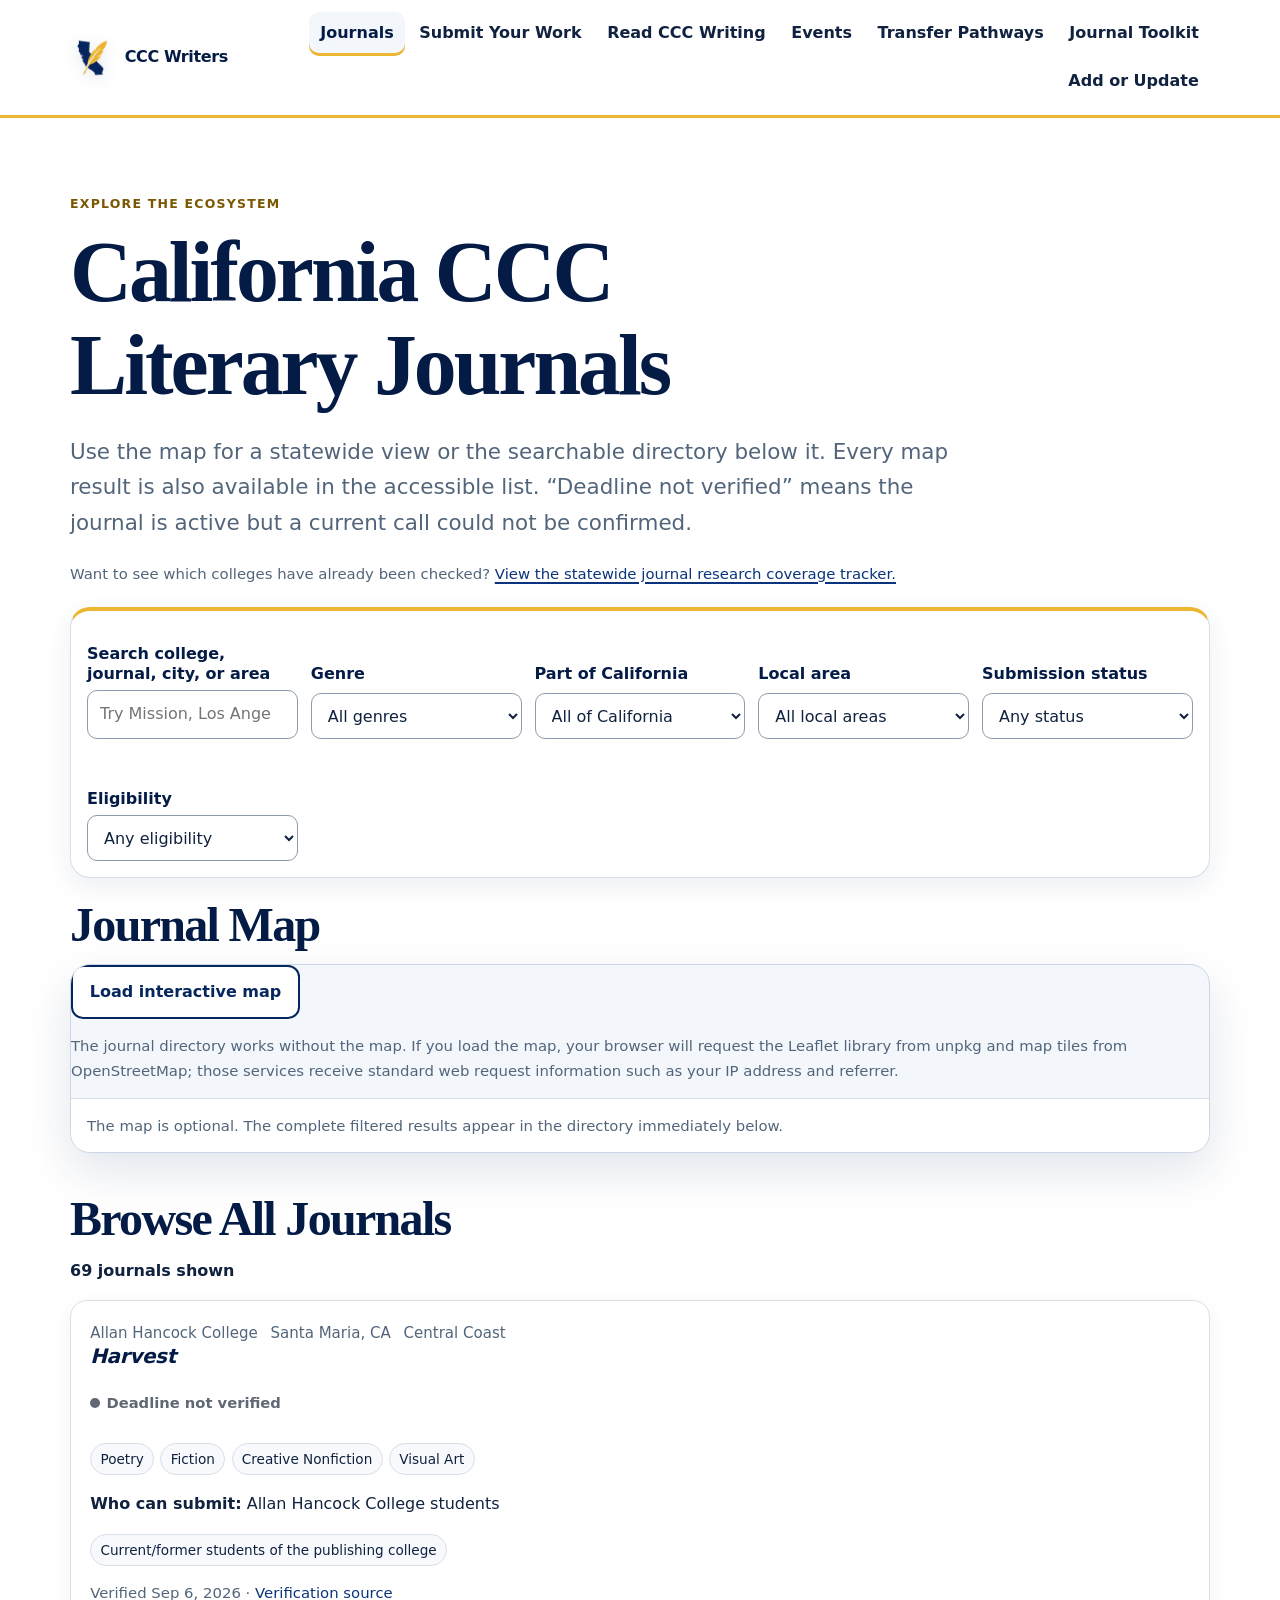
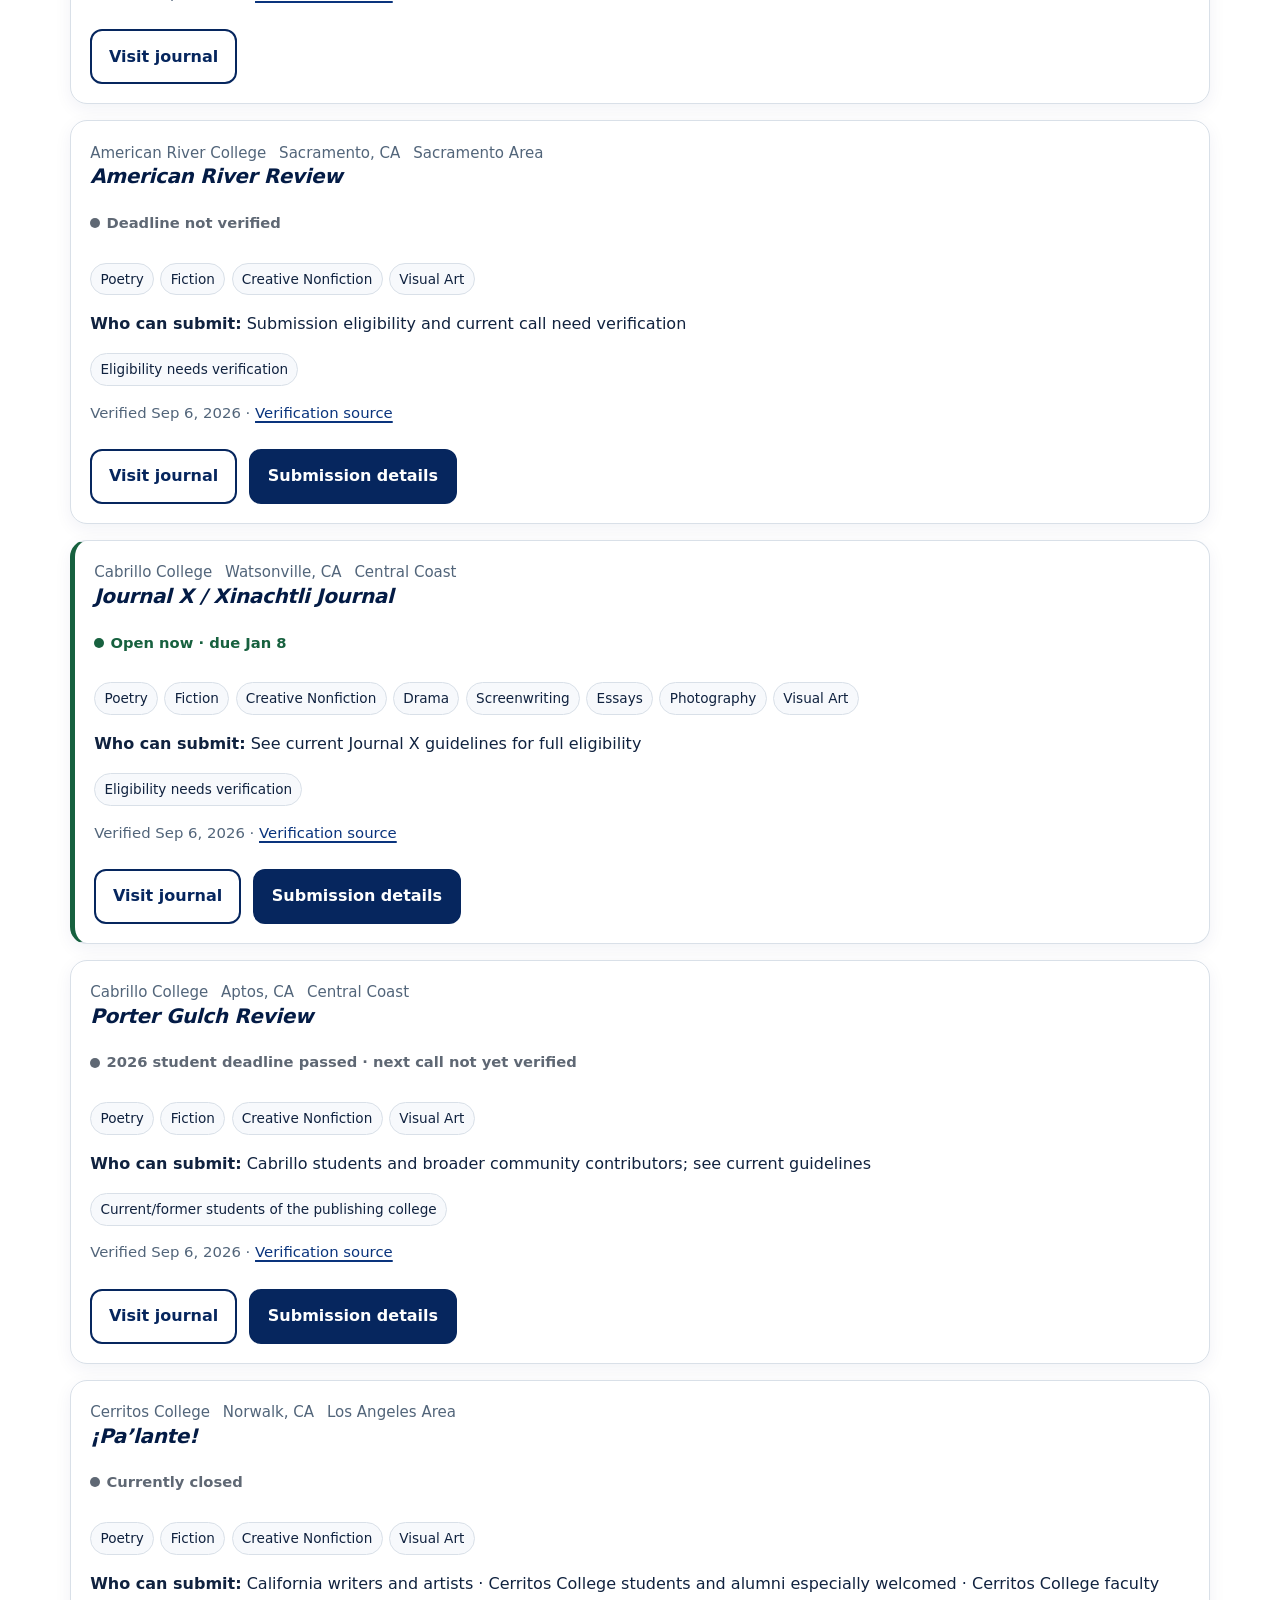
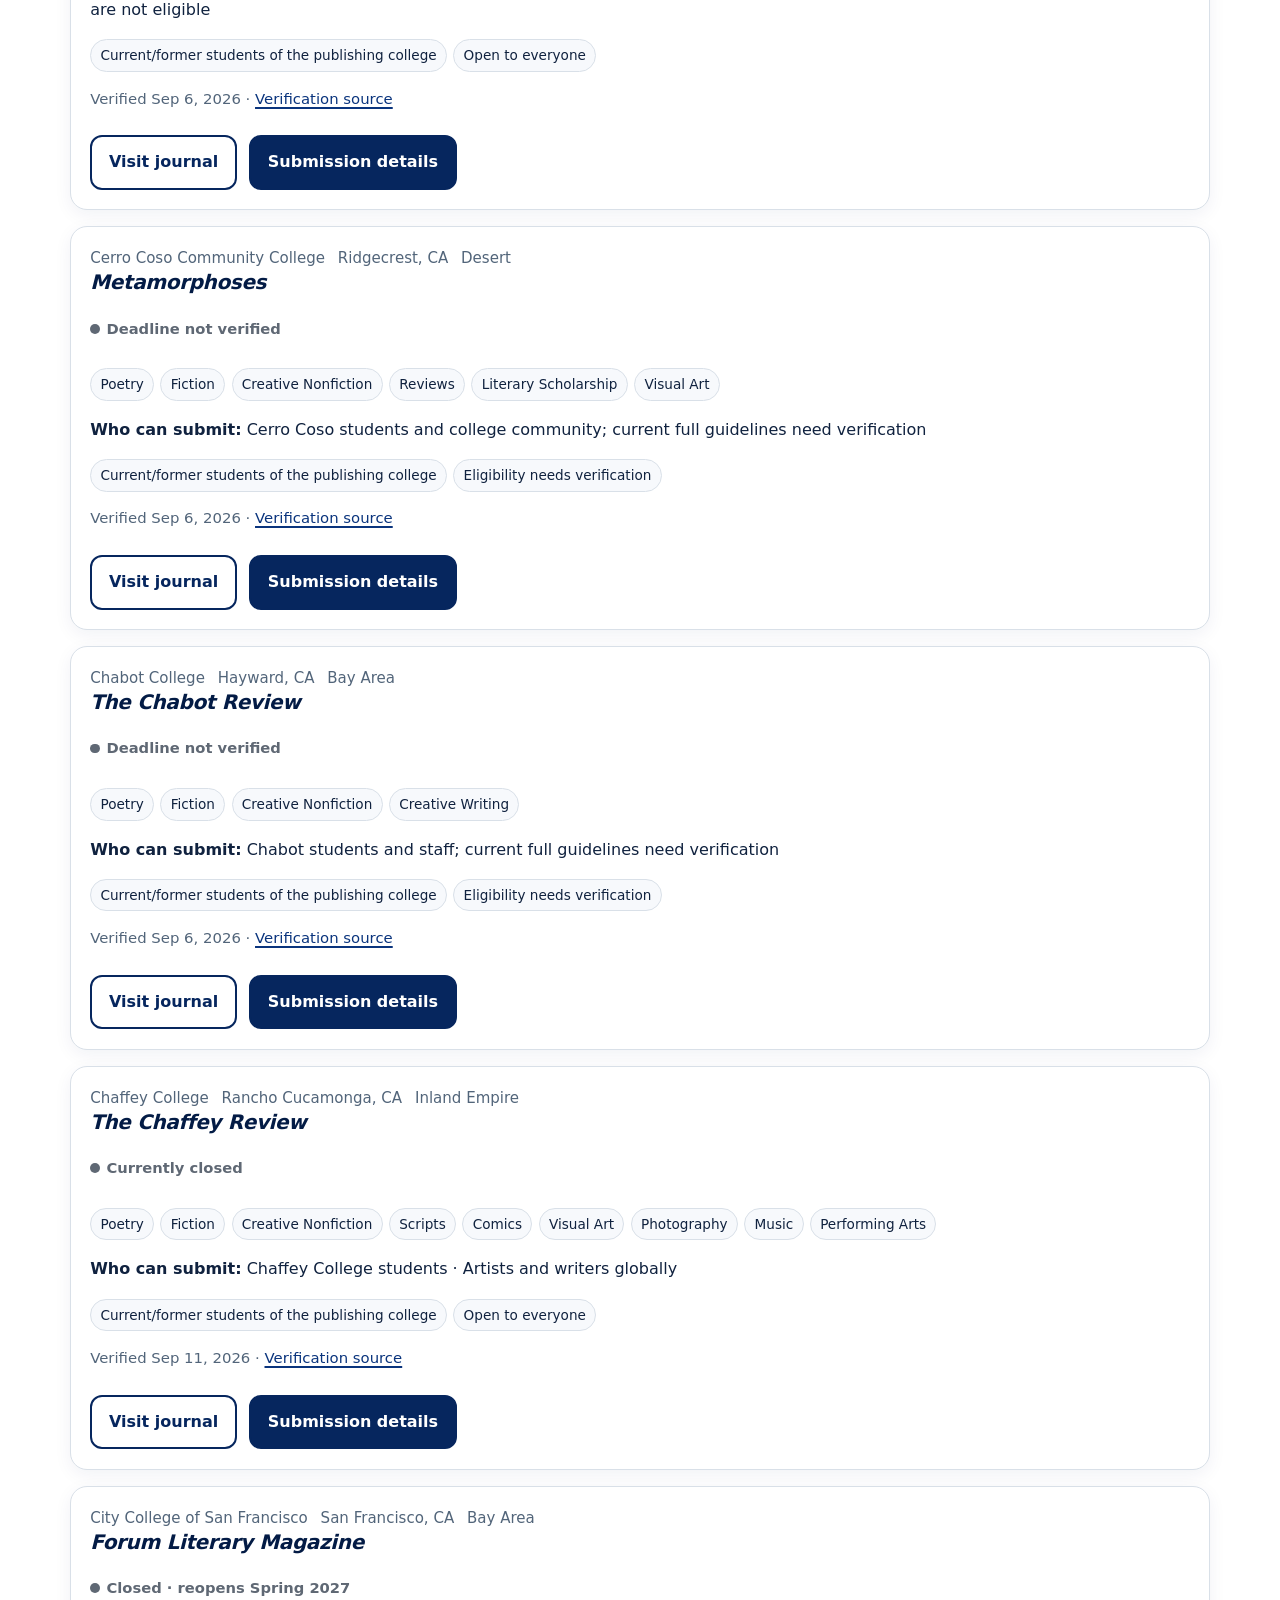
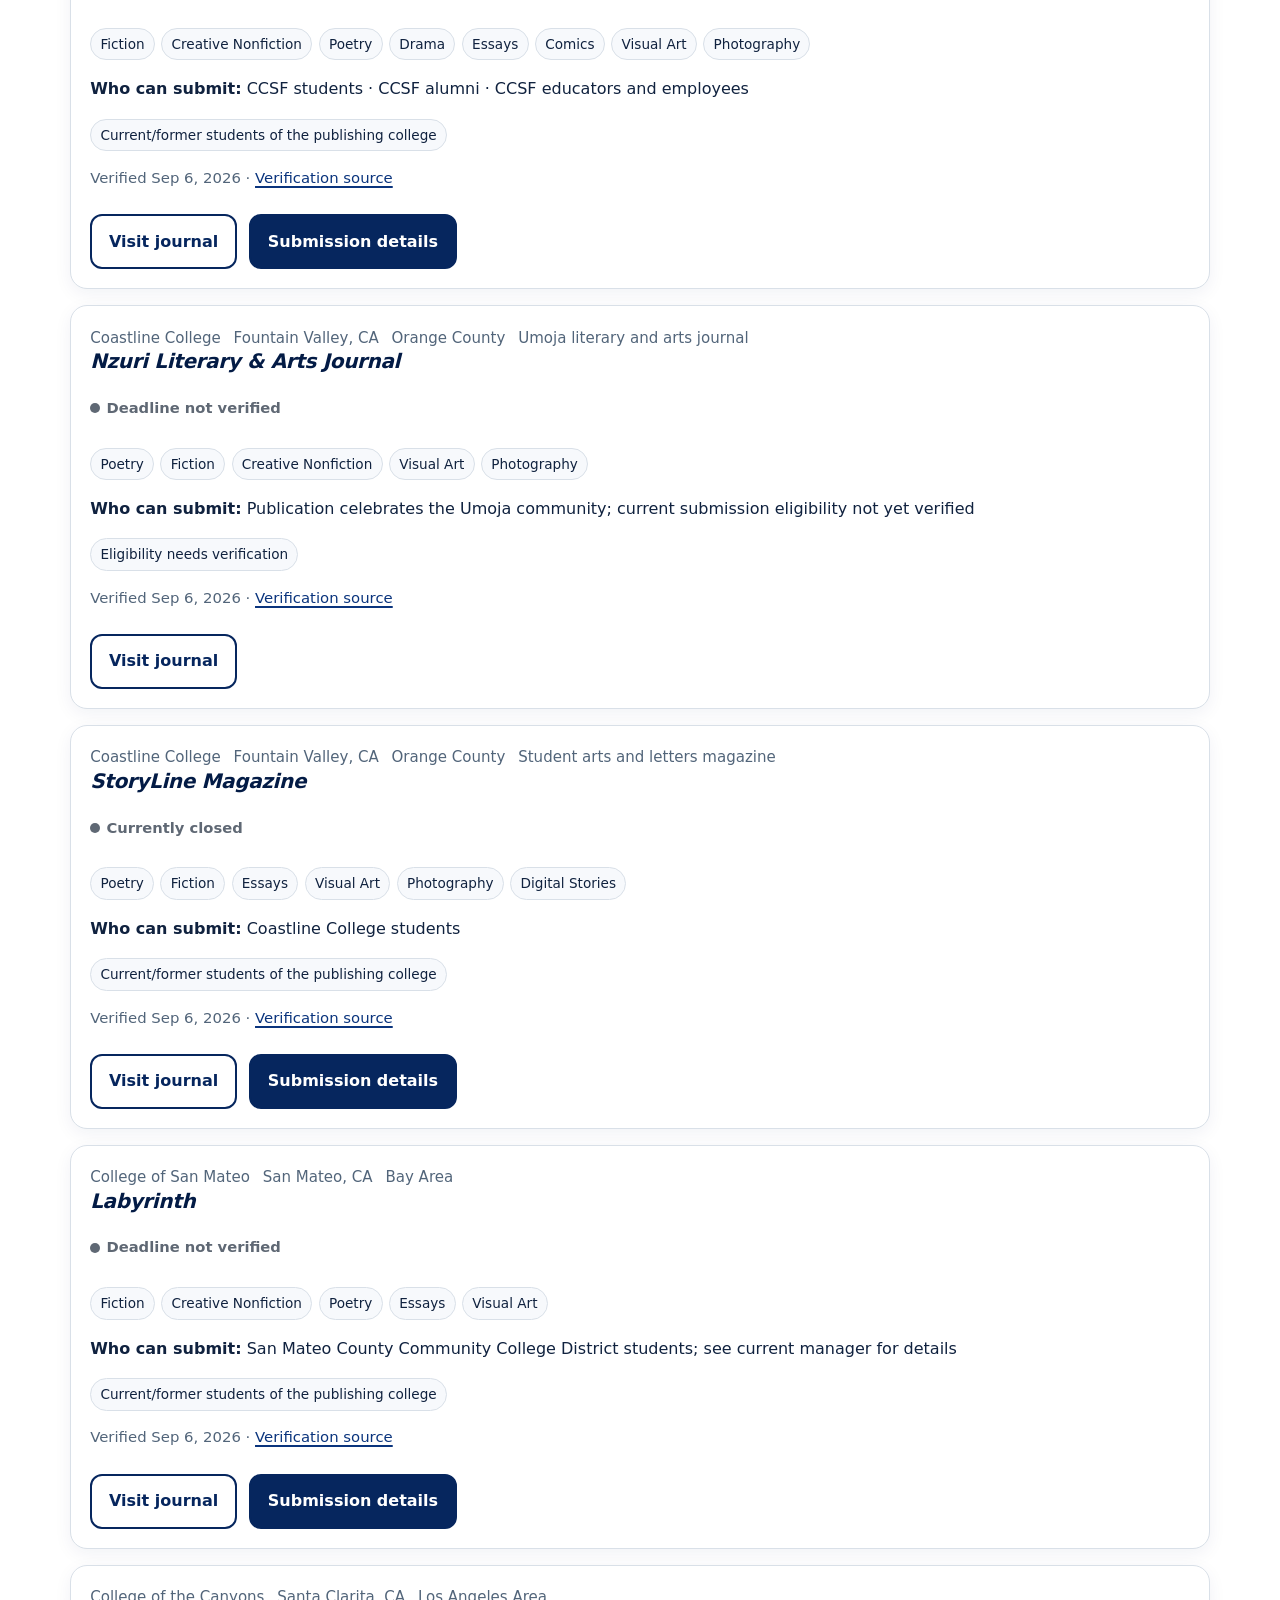
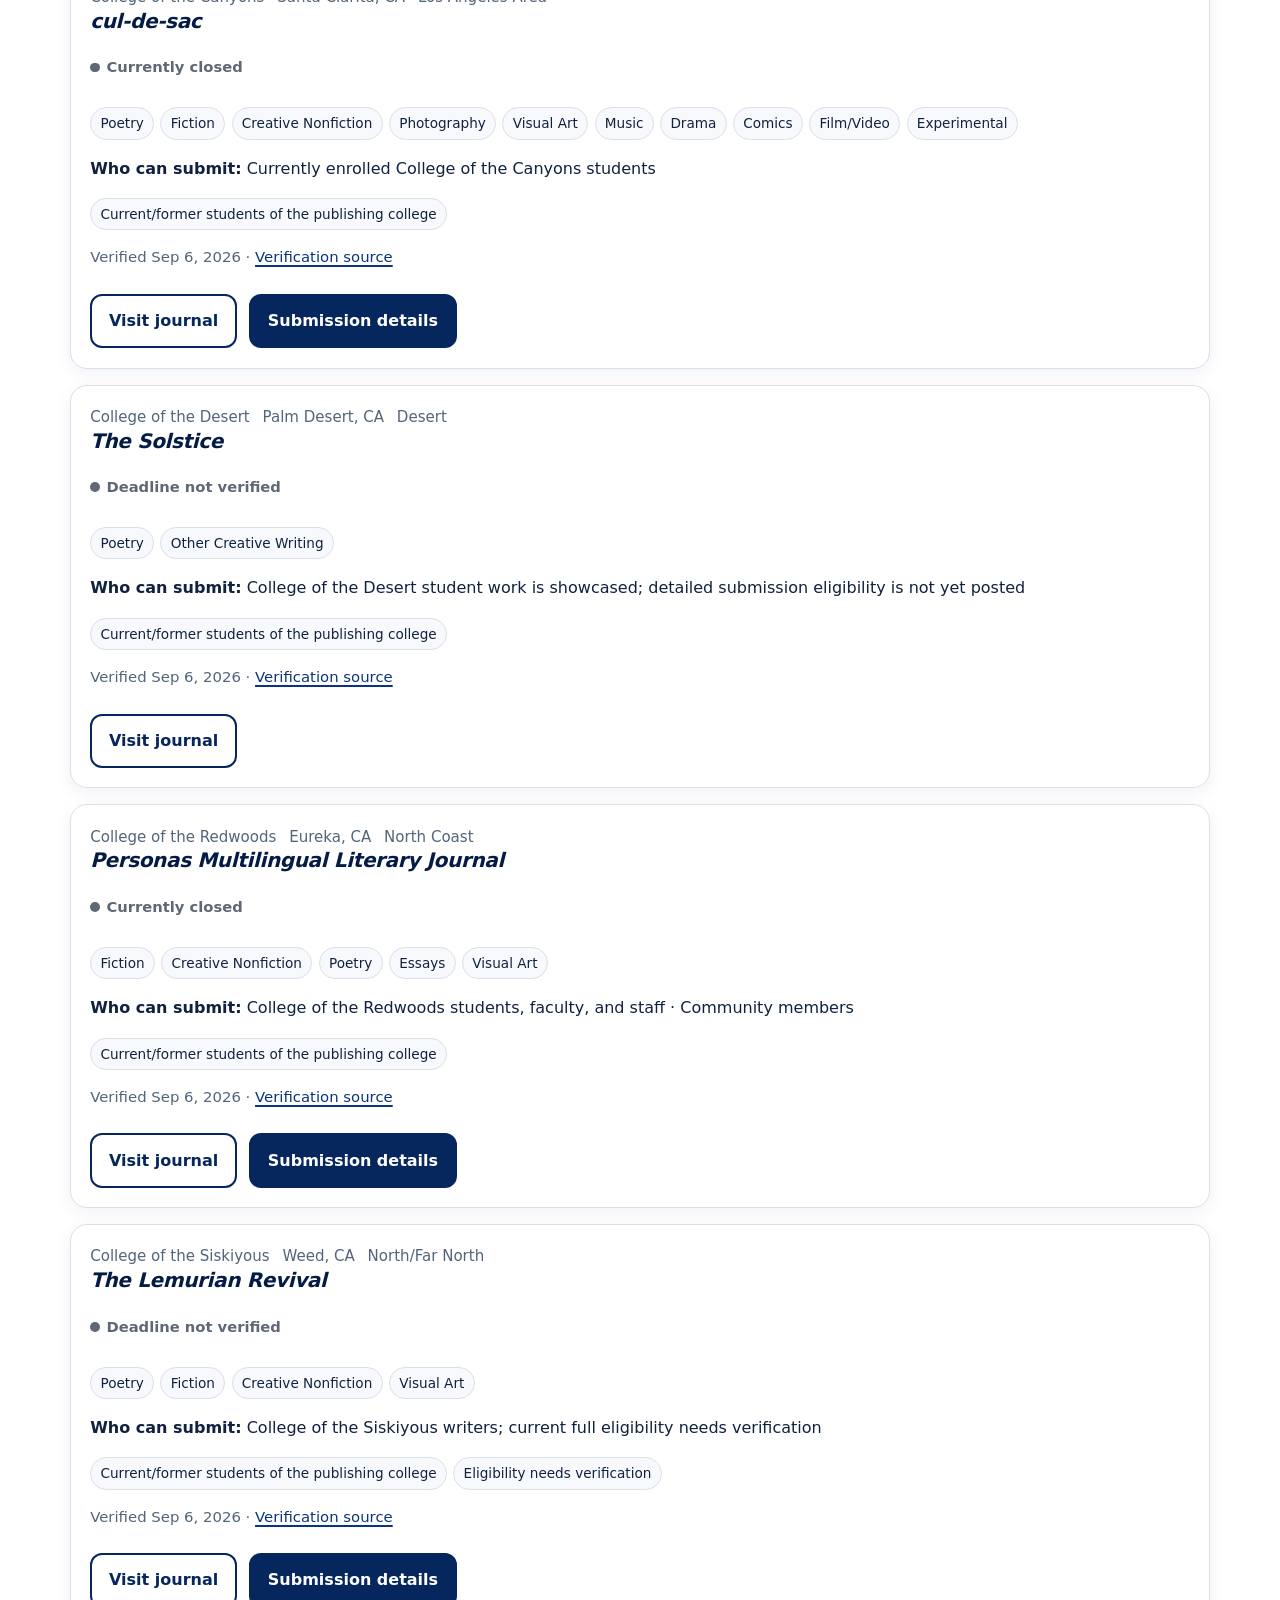
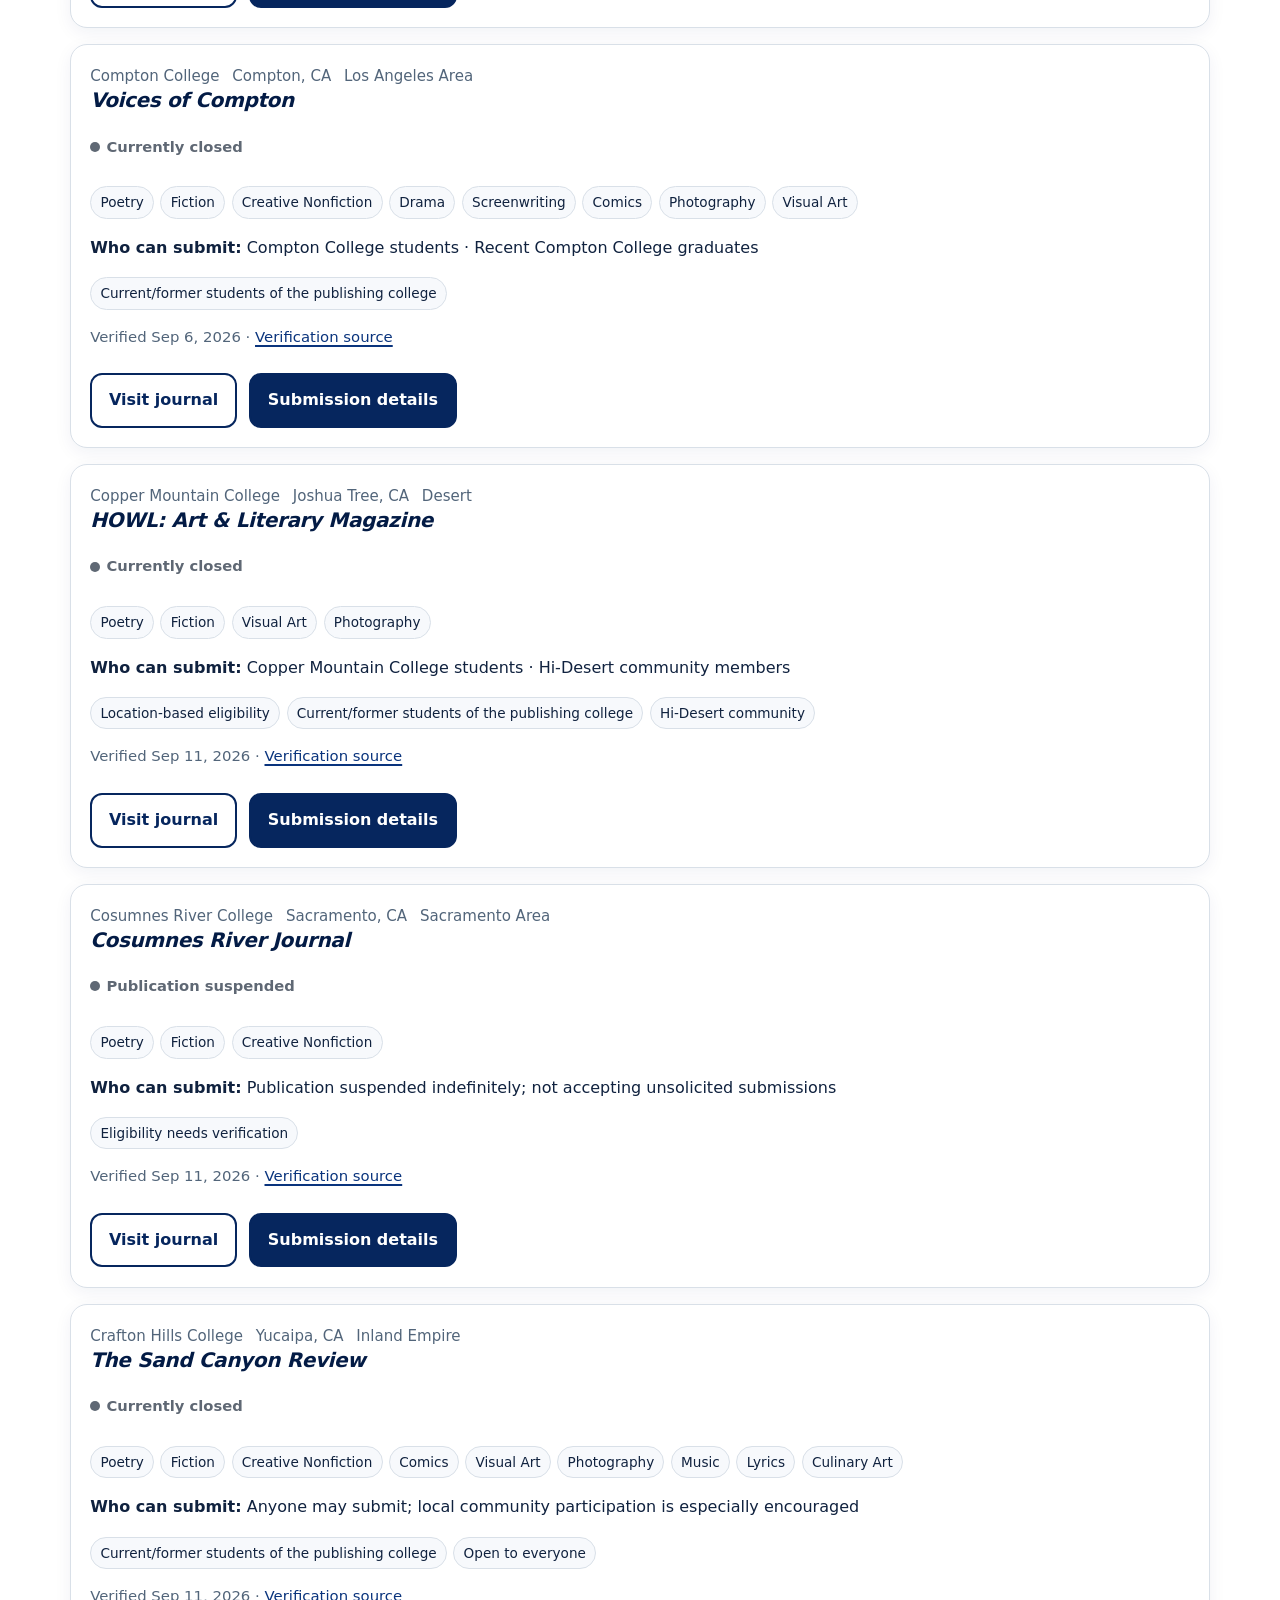
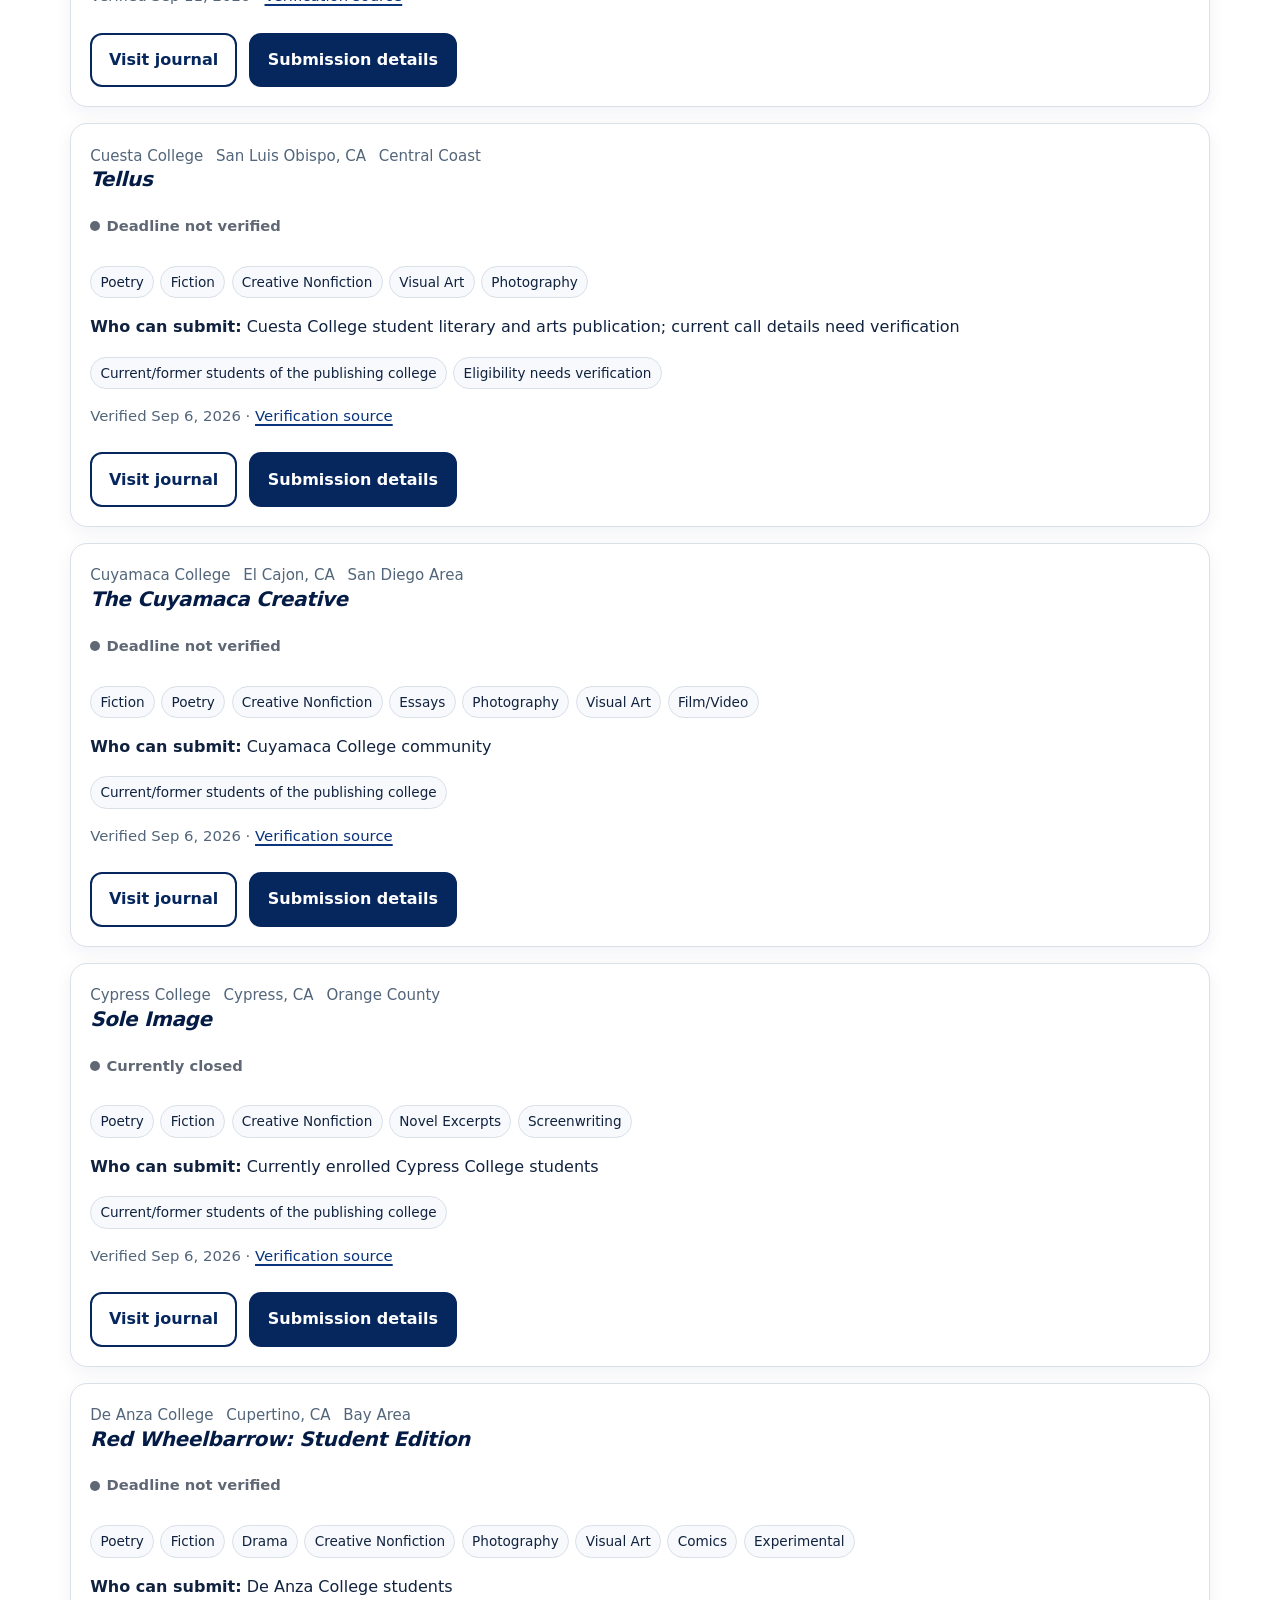
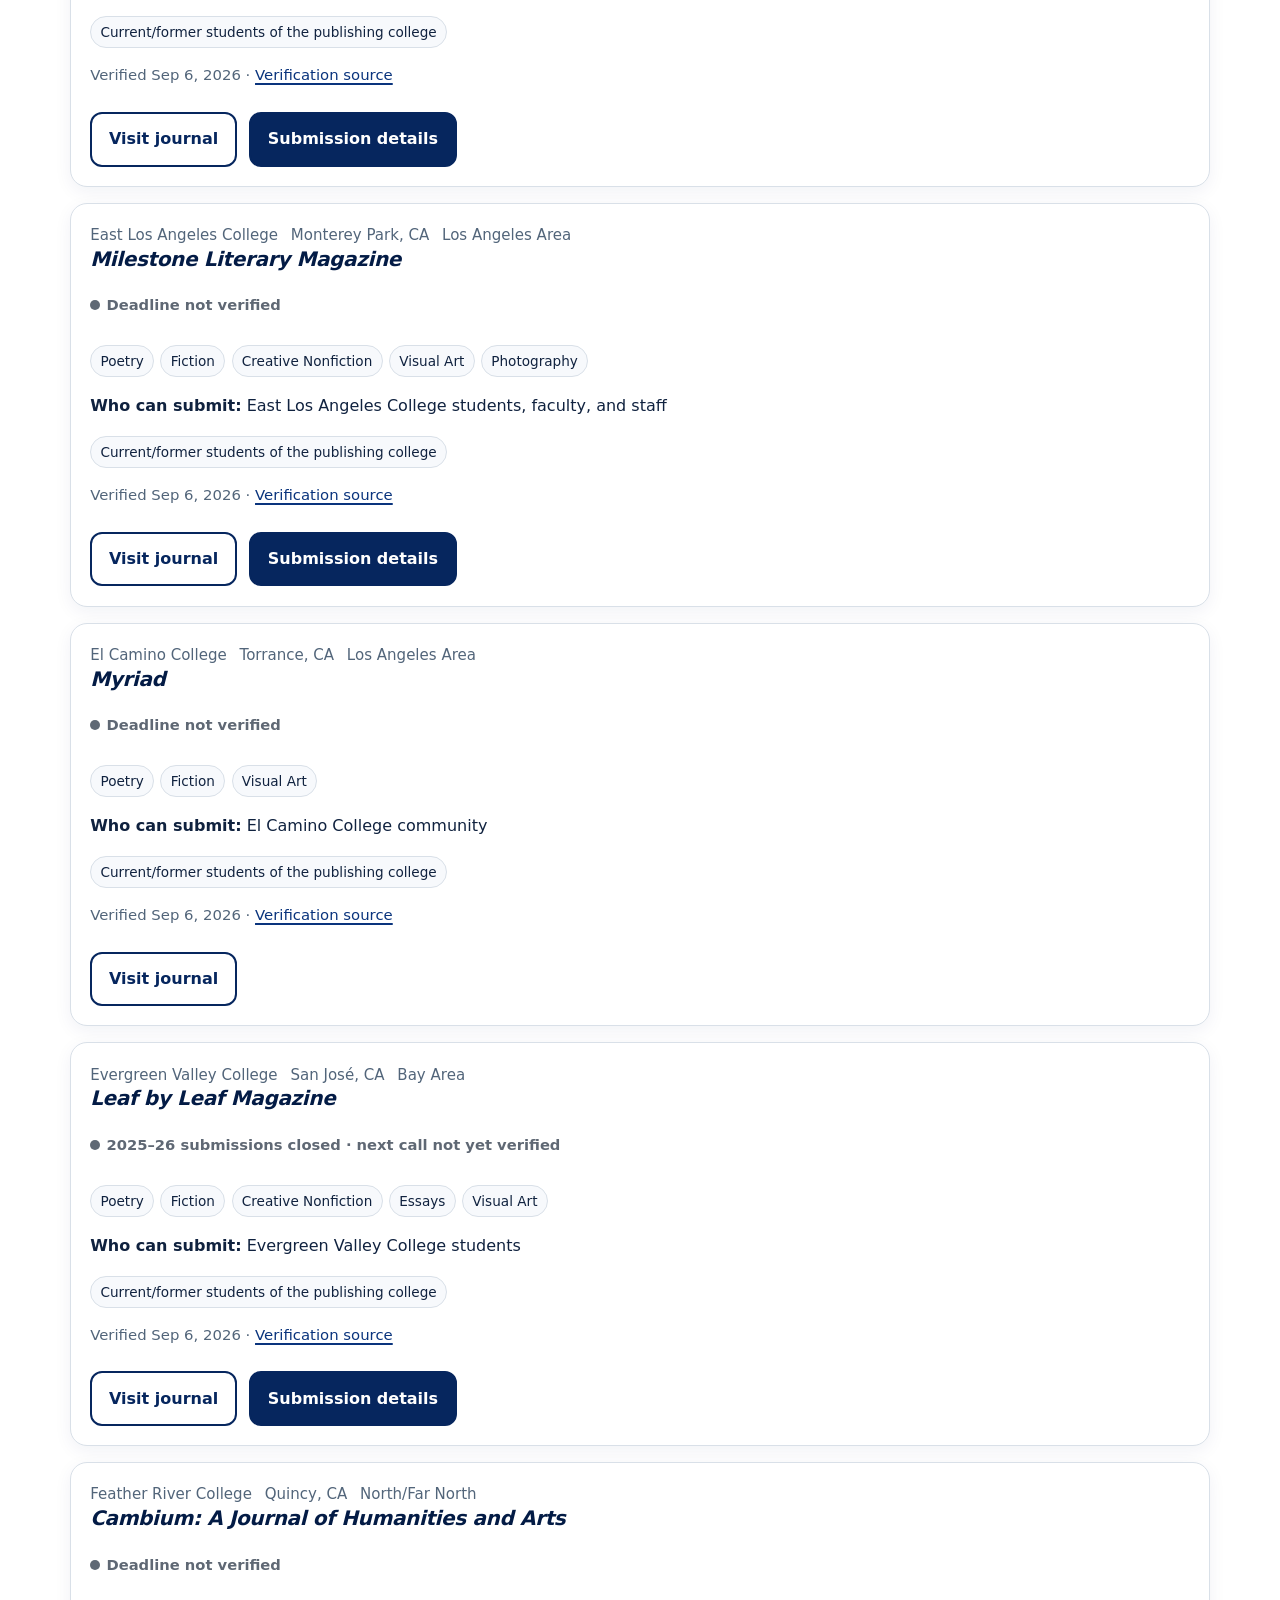
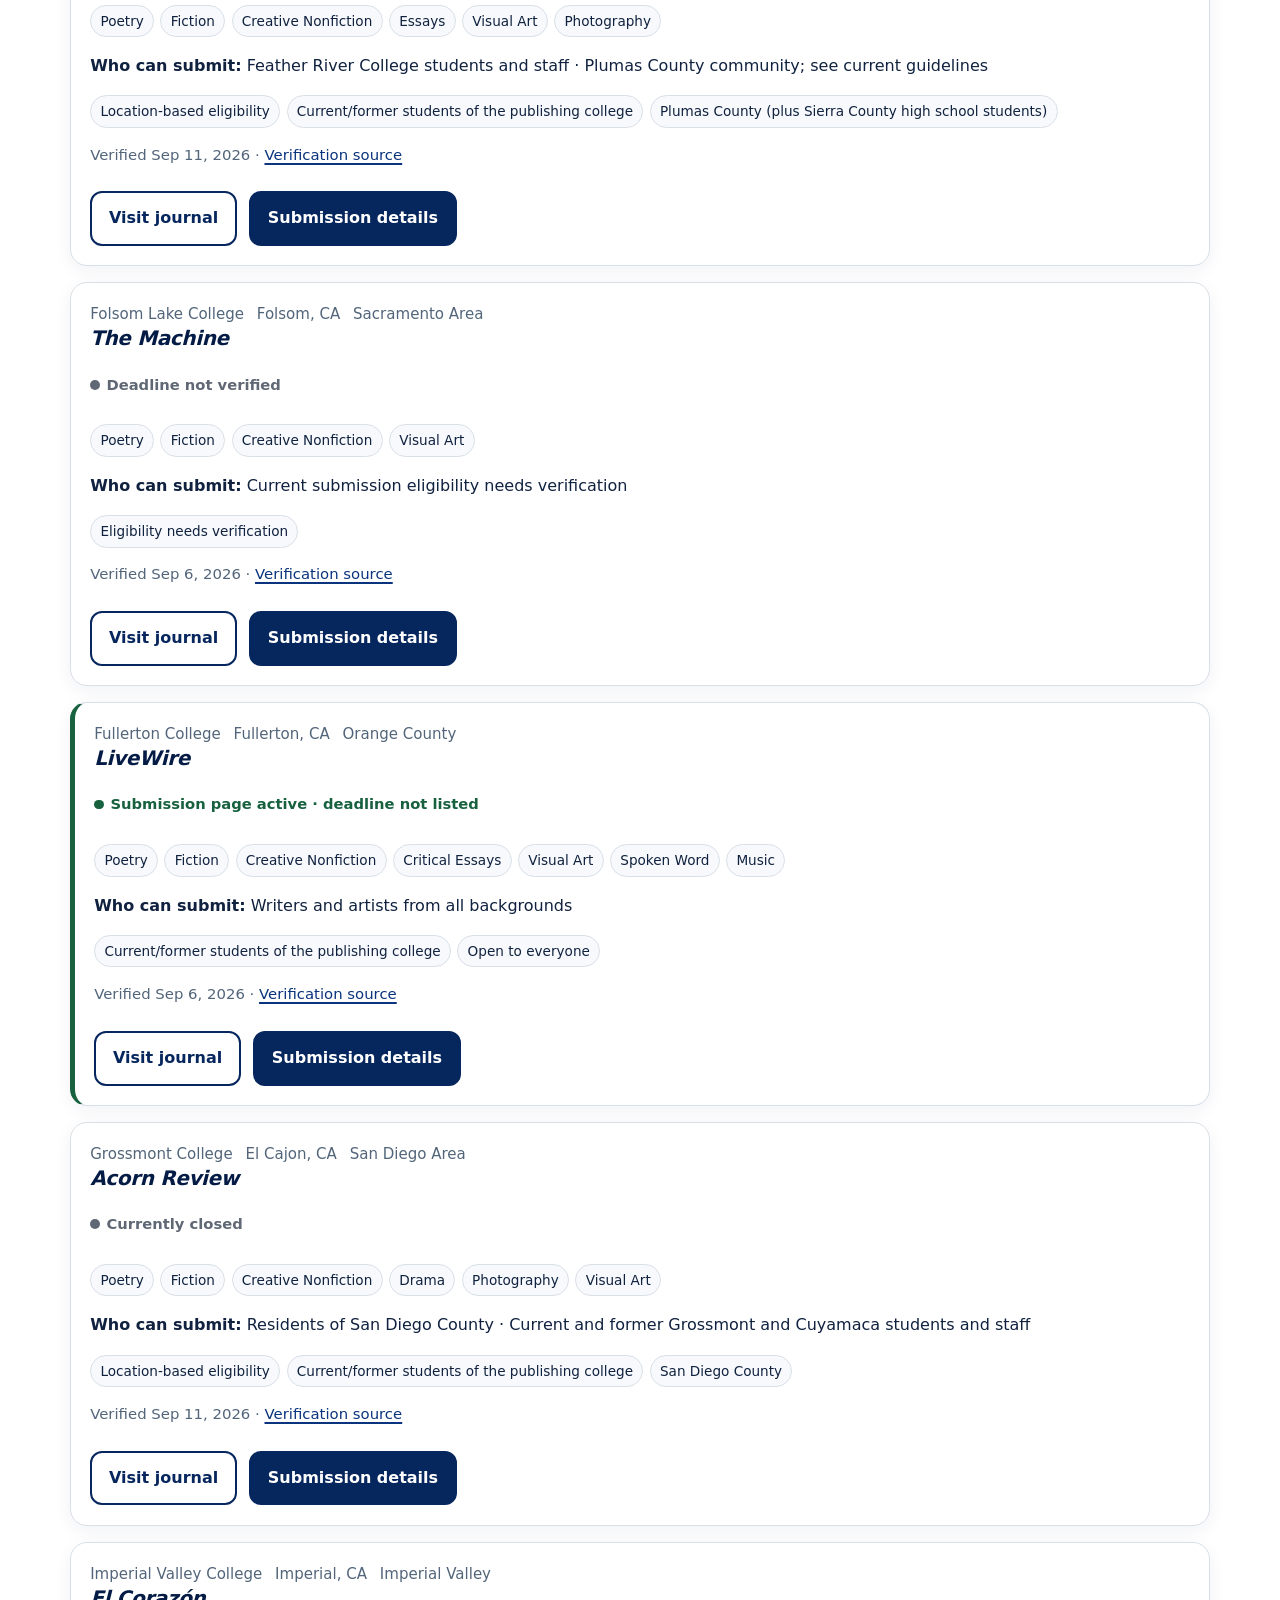
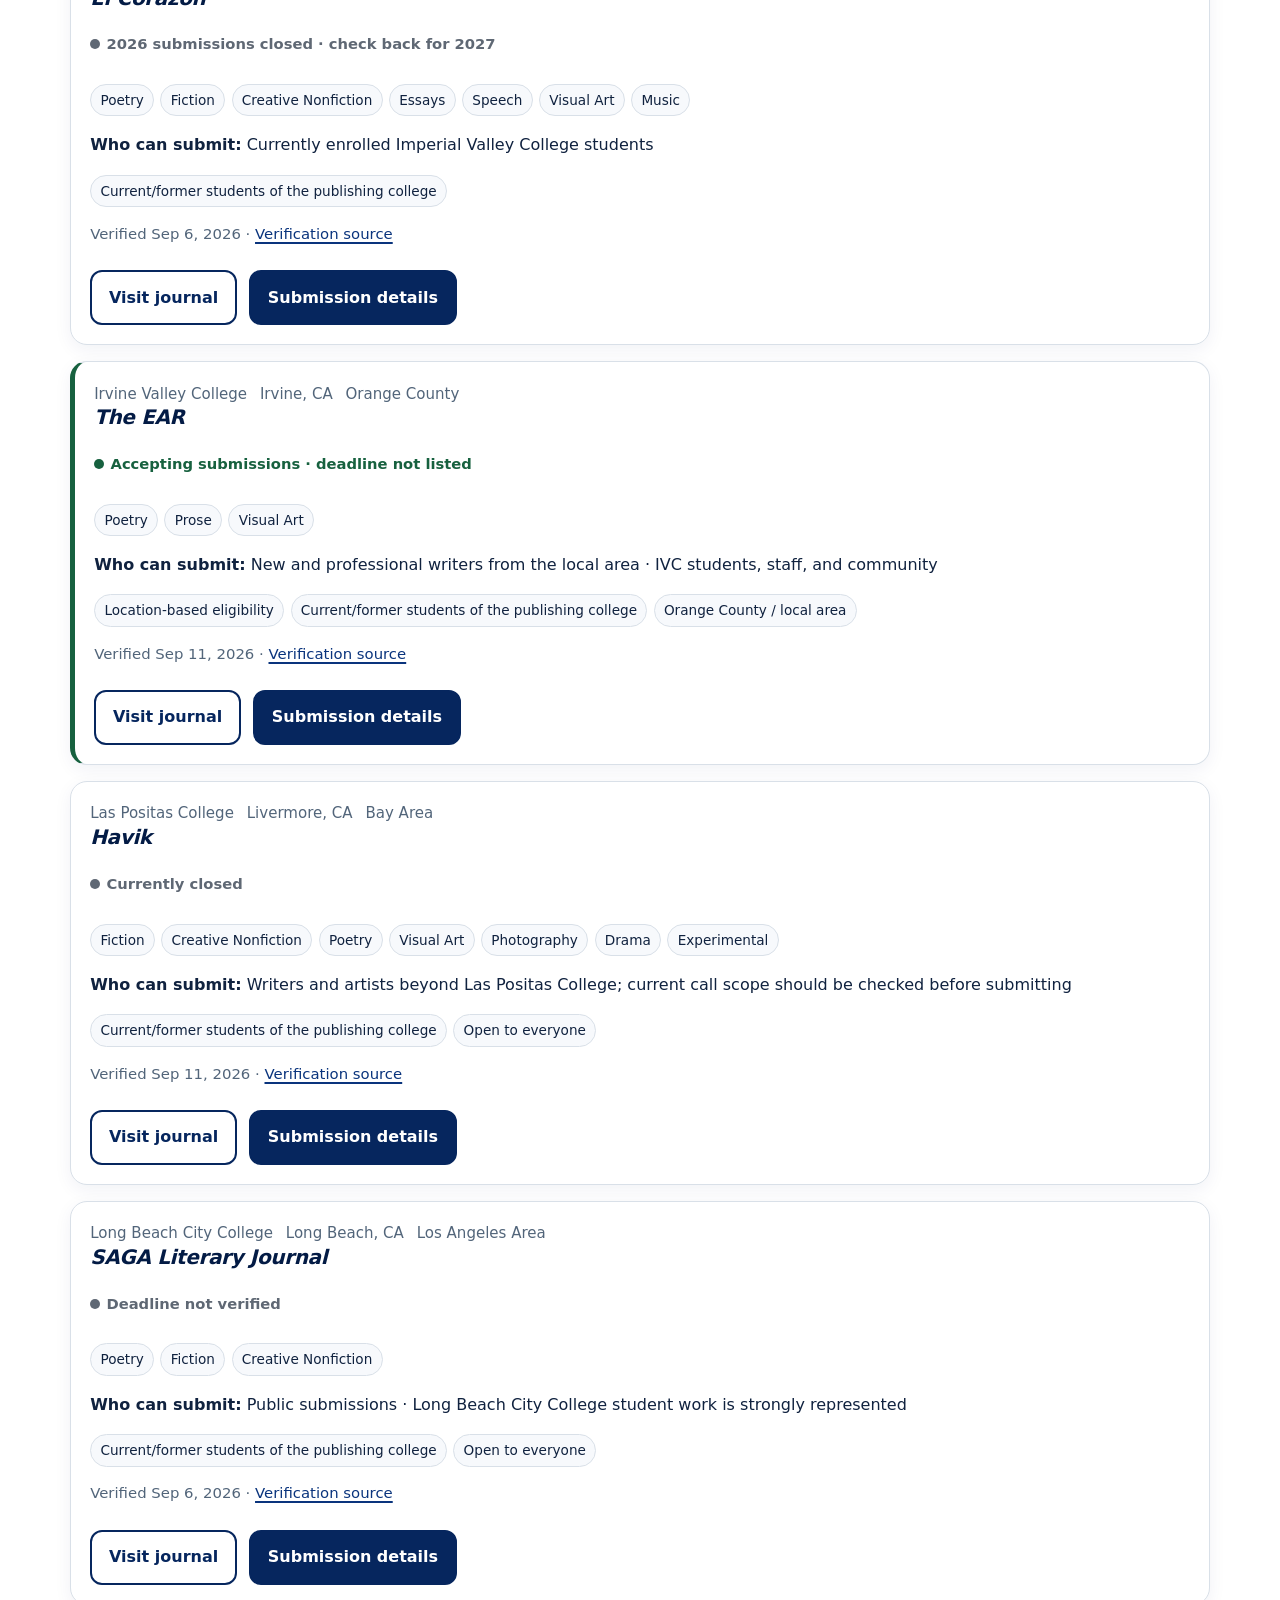
<file: journals.html>
<!DOCTYPE html>

<html lang="en">
<head>
<meta charset="utf-8"/><meta content="width=device-width, initial-scale=1" name="viewport"/><meta content="default-src 'self'; script-src 'self' https://unpkg.com; style-src 'self' https://unpkg.com; img-src 'self' data: https://unpkg.com https://tile.openstreetmap.org; connect-src 'self'; font-src 'self'; object-src 'none'; base-uri 'self'; form-action 'self'; frame-src 'none'; media-src 'self'; worker-src 'none'; manifest-src 'self'; upgrade-insecure-requests" http-equiv="Content-Security-Policy"/><meta content="strict-origin-when-cross-origin" name="referrer"/>
<meta content="Explore California community college literary journals on a map and accessible directory." name="description"/>
<title>Literary Journal Map | CCC Writers</title>
<link href="assets/images/favicon-48.png" rel="icon" sizes="48x48" type="image/png"/><link href="assets/images/apple-touch-icon.png" rel="apple-touch-icon" sizes="180x180"/><meta content="#06265e" name="theme-color"/><link href="assets/css/styles.css" rel="stylesheet"/>
</head>
<body>
<a class="skip-link" href="#main-content">Skip to main content</a>
<header class="site-header"><div class="header-inner"><a aria-label="CCC Writers home" class="brand" href="index.html"><img alt="" class="brand-icon" src="assets/images/ccc-writers-mark.png"/><span>CCC Writers</span></a><nav aria-label="Main navigation"><ul class="nav-list"><li><a aria-current="page" href="journals.html">Journals</a></li><li><a href="submissions.html">Submit Your Work</a></li><li><a href="read.html">Read CCC Writing</a></li><li><a href="events.html">Events</a></li><li><a href="pathways.html">Transfer Pathways</a></li><li><a href="journal-toolkit.html">Journal Toolkit</a></li><li><a href="contribute.html">Add or Update</a></li></ul></nav></div></header>
<main class="section" id="main-content">
<div class="container">
<p class="eyebrow">Explore the ecosystem</p>
<h1>California CCC Literary Journals</h1>
<p class="lede">Use the map for a statewide view or the searchable directory below it. Every map result is also available in the accessible list. “Deadline not verified” means the journal is active but a current call could not be confirmed.</p>
<p class="small">Want to see which colleges have already been checked? <a href="coverage.html">View the statewide journal research coverage tracker.</a></p><div aria-label="Journal filters" class="toolbar">
<div class="field"><label for="journal-search">Search college, journal, city, or area</label><input autocomplete="off" id="journal-search" placeholder="Try Mission, Los Angeles Area, or Kings River" type="search"/></div>
<div class="field"><label for="genre-filter">Genre</label><select id="genre-filter"><option value="">All genres</option></select></div>
<div class="field"><label for="broad-region-filter">Part of California</label><select id="broad-region-filter"><option value="">All of California</option></select></div><div class="field"><label for="region-filter">Local area</label><select id="region-filter"><option value="">All local areas</option></select></div>
<div class="field"><label for="status-filter">Submission status</label><select id="status-filter"><option value="">Any status</option><option value="open">Open now</option><option value="soon">Upcoming</option><option value="closed">Closed</option><option value="unknown">Not verified</option></select></div>
<div class="field"><label for="eligibility-filter">Eligibility</label><select id="eligibility-filter"><option value="">Any eligibility</option><option value="campus">Own-campus students</option><option value="all-ccc">Community college students</option><option value="alumni">Alumni</option><option value="public">Wider public</option></select></div>
</div>
<section aria-labelledby="map-heading">
<h2 id="map-heading">Journal Map</h2>
<div class="map-wrap">
<div class="map-load-controls"><button aria-describedby="map-privacy-note" class="button secondary" id="load-map" type="button">Load interactive map</button><p class="small" id="map-privacy-note">The journal directory works without the map. If you load the map, your browser will request the Leaflet library from unpkg and map tiles from OpenStreetMap; those services receive standard web request information such as your IP address and referrer.</p></div><div aria-busy="false" aria-describedby="map-help" aria-label="Interactive map of California community college literary journals" aria-live="polite" hidden="" id="journal-map" role="region"></div>
<p class="map-note small" id="map-help">The map is optional. The complete filtered results appear in the directory immediately below.</p>
</div>
</section>
<section aria-labelledby="directory-heading" class="section-sm">
<h2 id="directory-heading">Browse All Journals</h2>
<p aria-live="polite" class="result-count" id="journal-count"></p>
<div class="journal-list" id="journal-list"></div>
</section>
</div>
</main>
<footer class="site-footer"><div class="footer-inner"><p>Know about a journal we are missing? <a data-community-form-link="" href="contribute.html">Add or update a listing.</a></p><p><a href="about.html">About this project</a> · <a href="journal-toolkit.html">Journal toolkit</a></p><p><a href="privacy.html">Privacy</a> · <a href="accessibility.html">Accessibility</a> · <a data-accessibility-report-link="" href="mailto:karencrozer@gmail.com?subject=CCC%20Writers%20Accessibility%20Issue">Report an accessibility issue</a></p></div></footer>
<script src="data/journals-data.js"></script><script src="data/site-config-data.js"></script><script src="assets/js/site.js"></script><script src="assets/js/map.js"></script><script src="assets/js/journals.js"></script>
<script src="assets/js/community-links.js"></script>
</body>
</html>
</file>
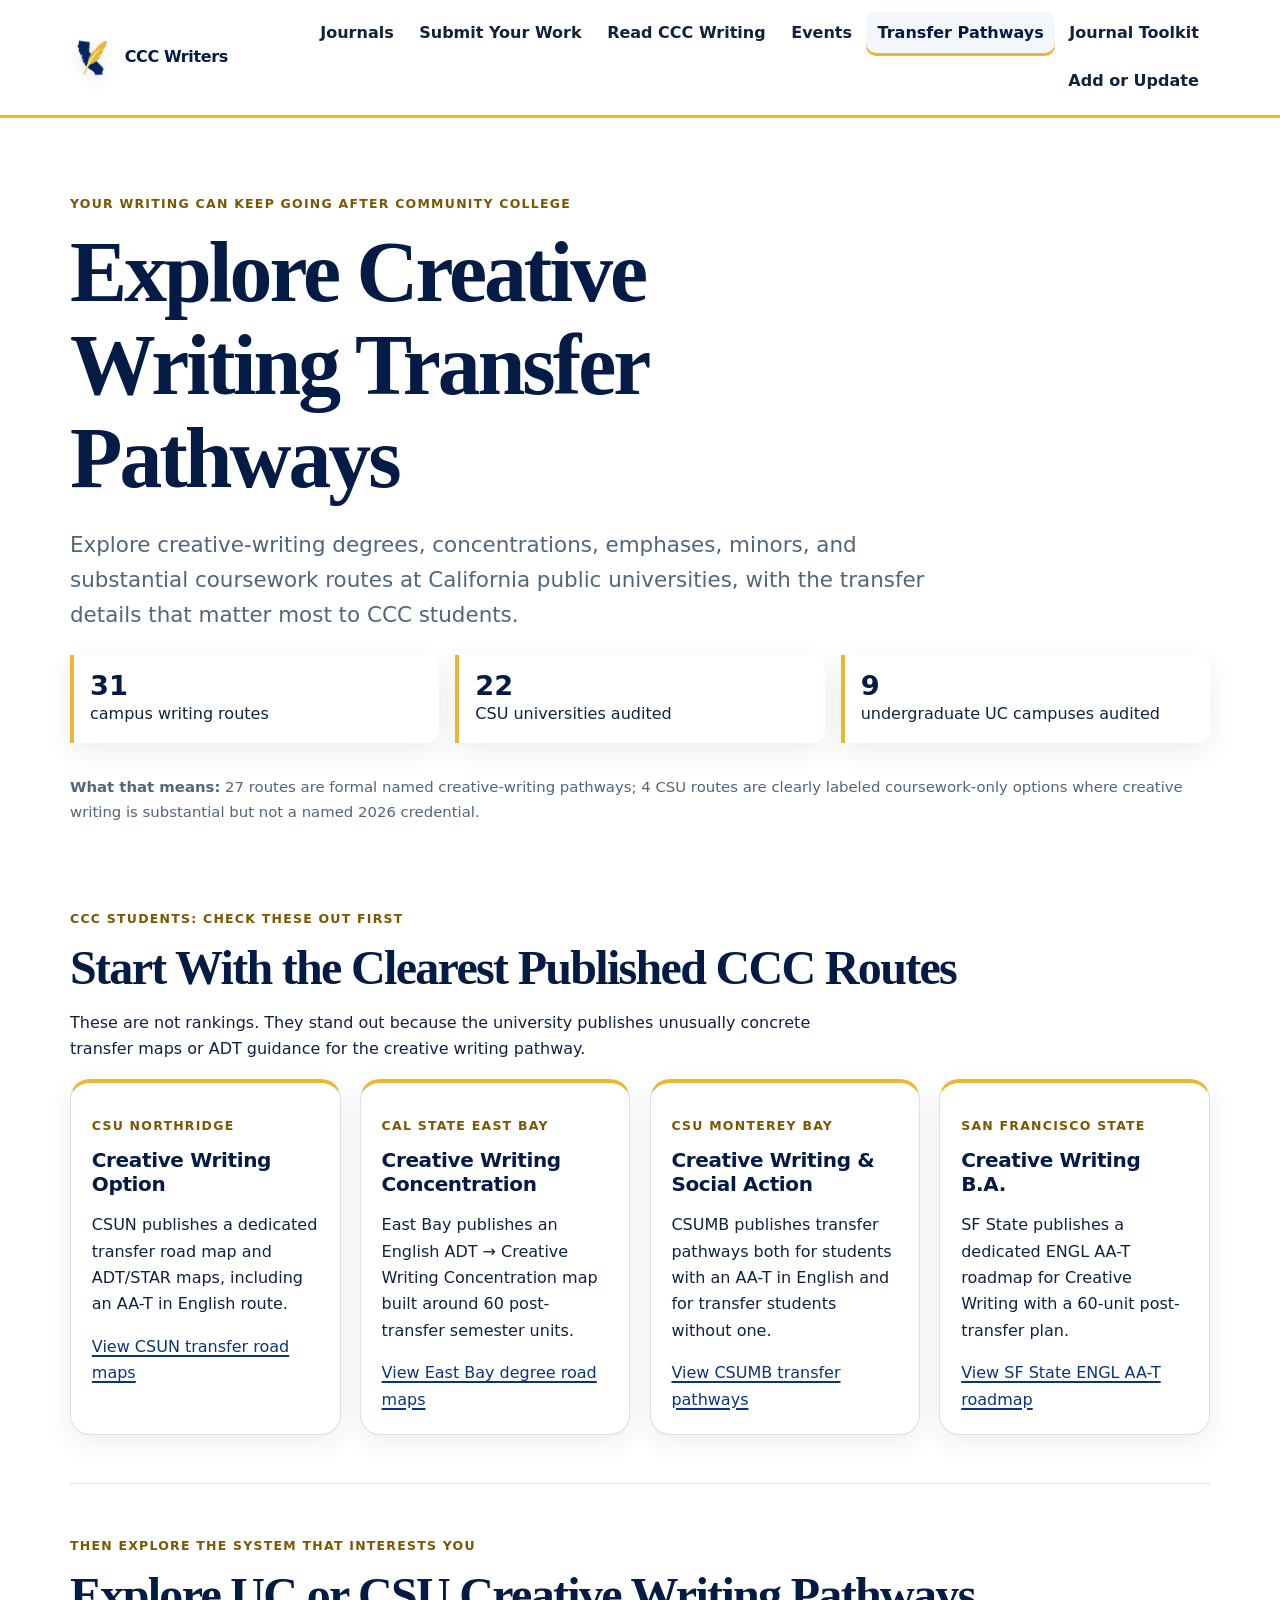
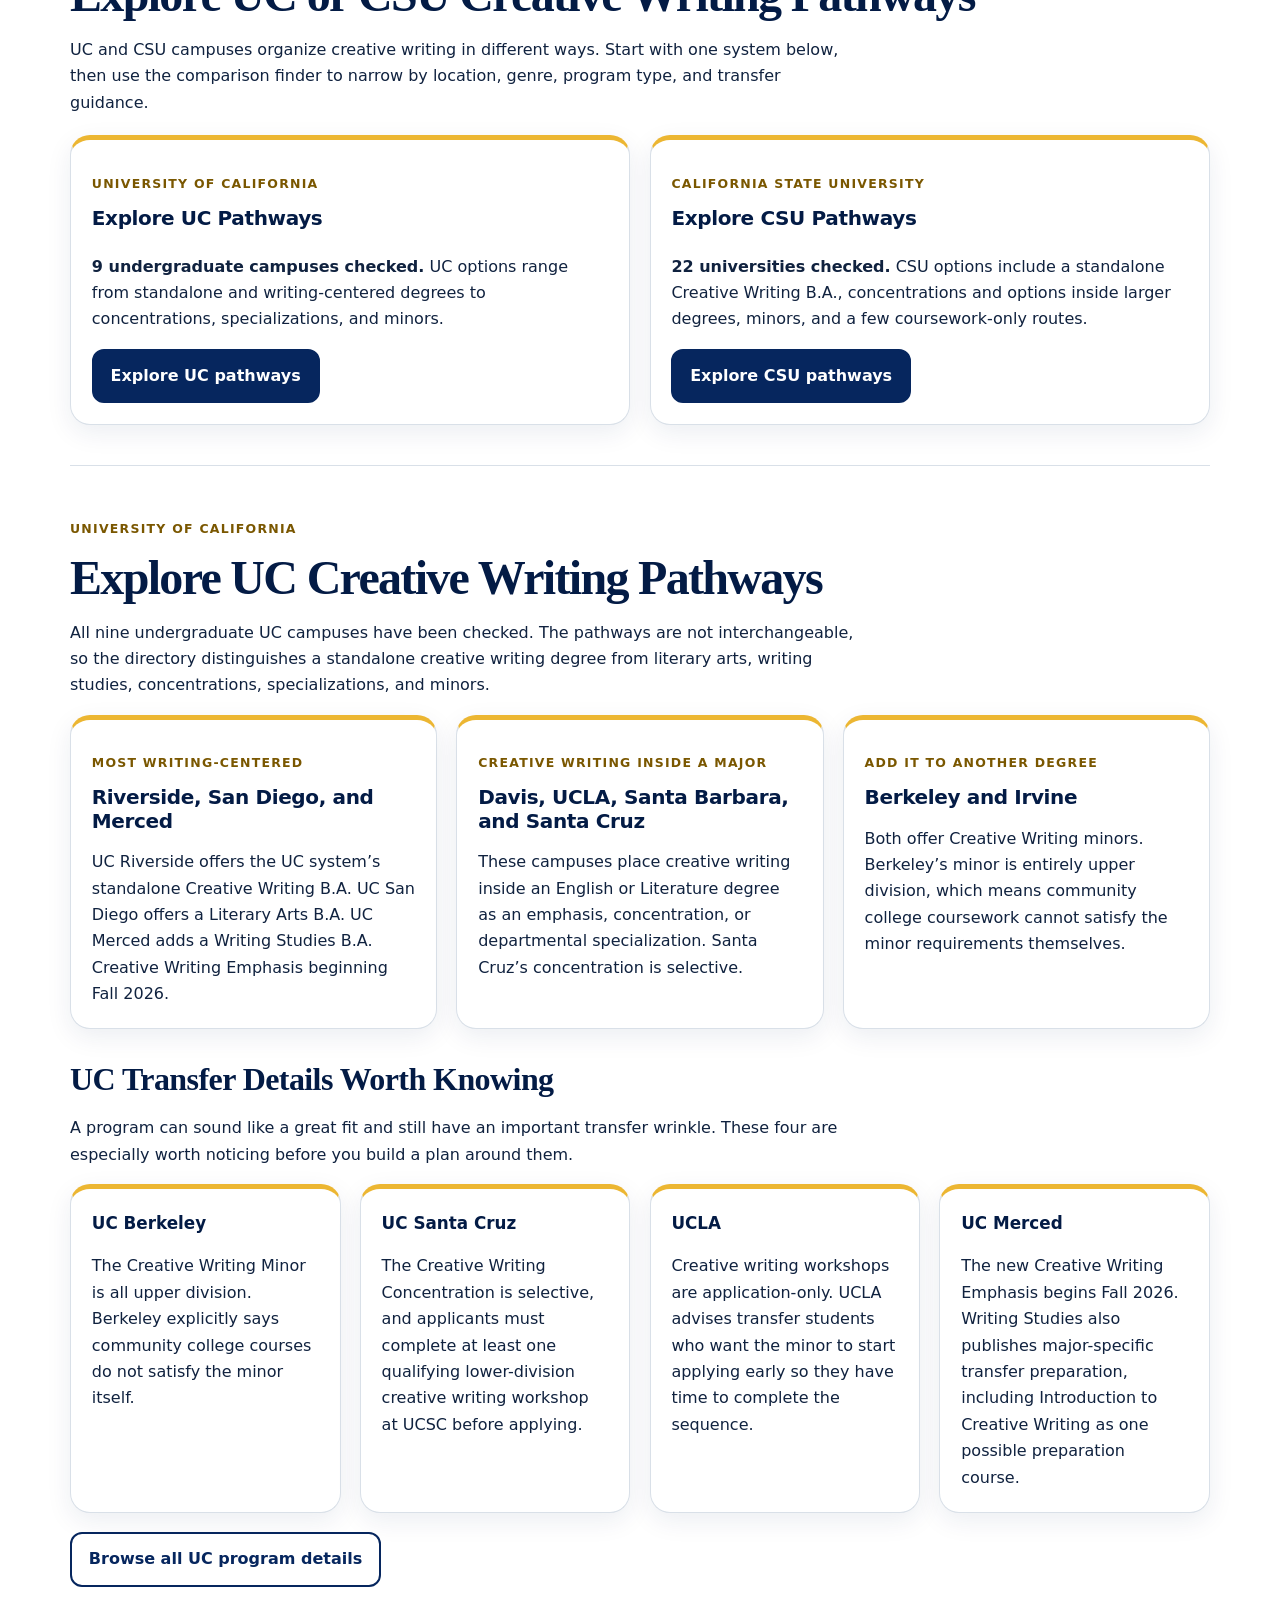
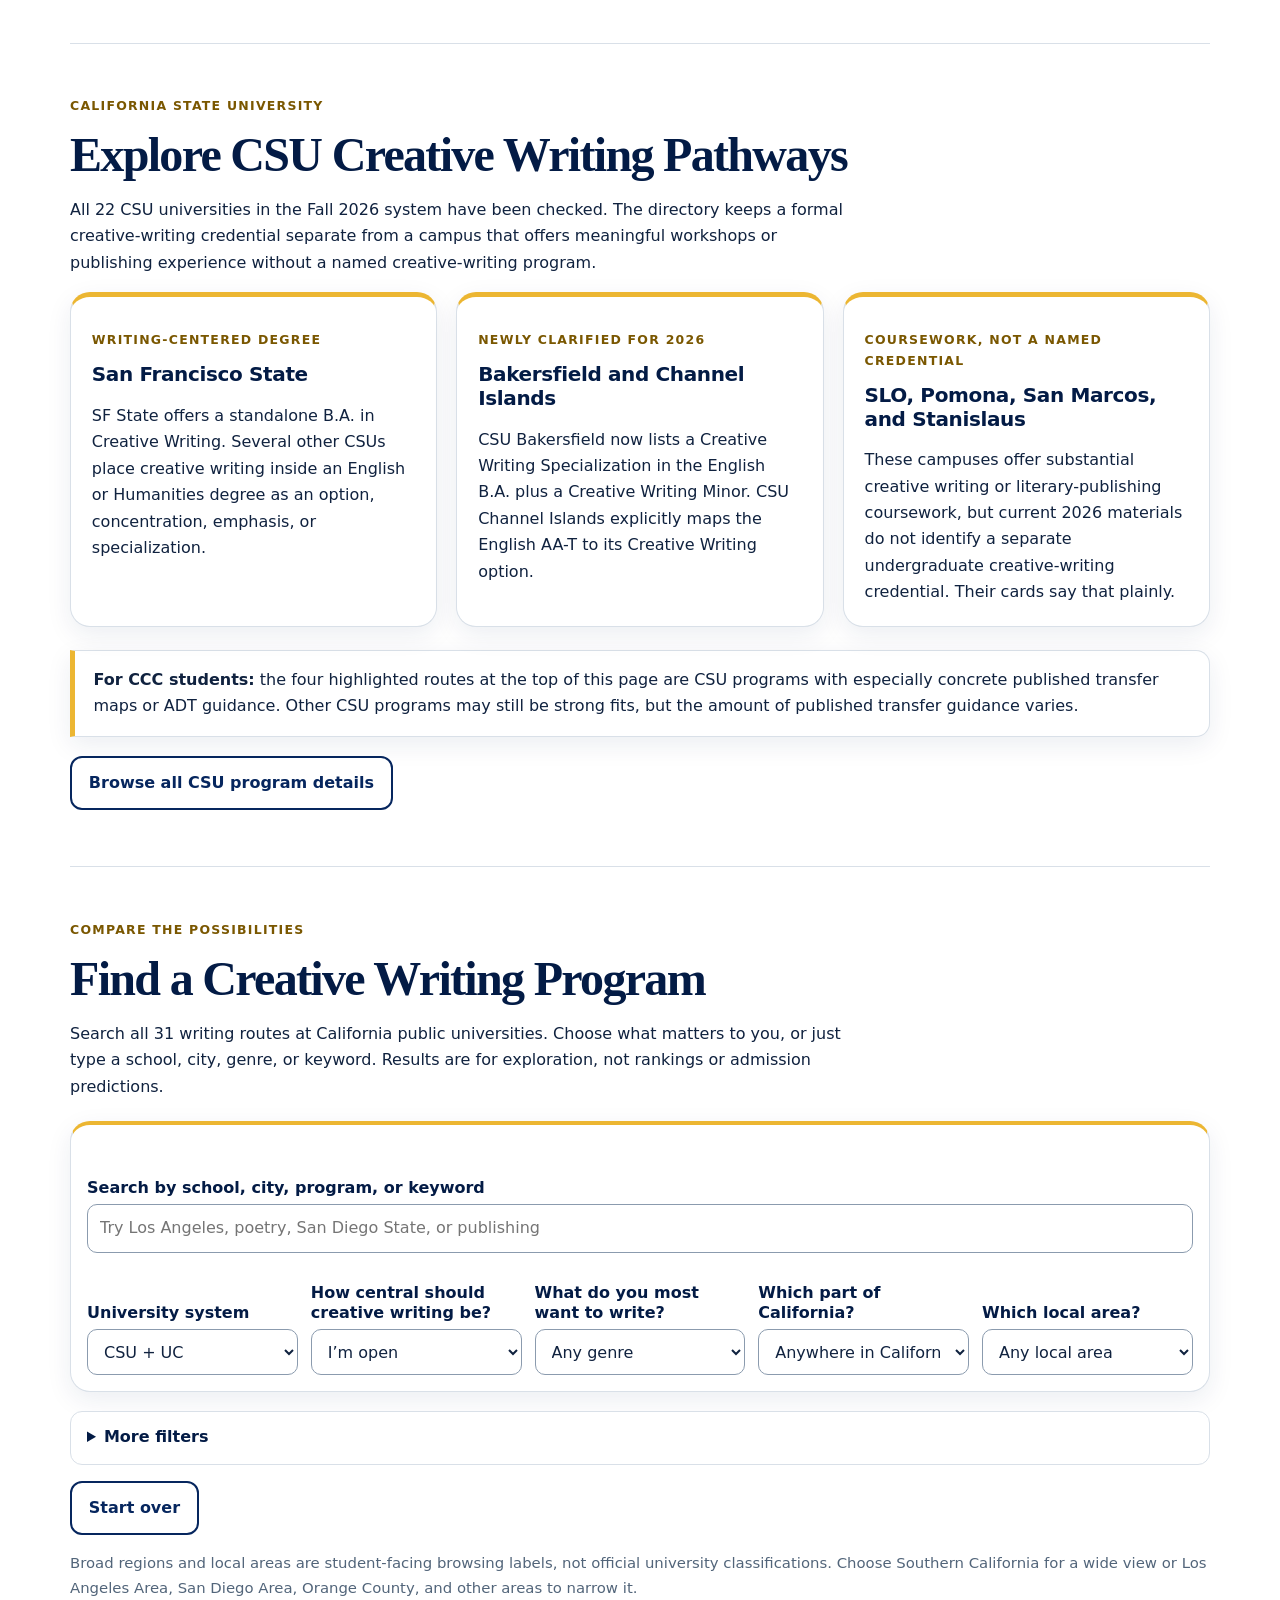
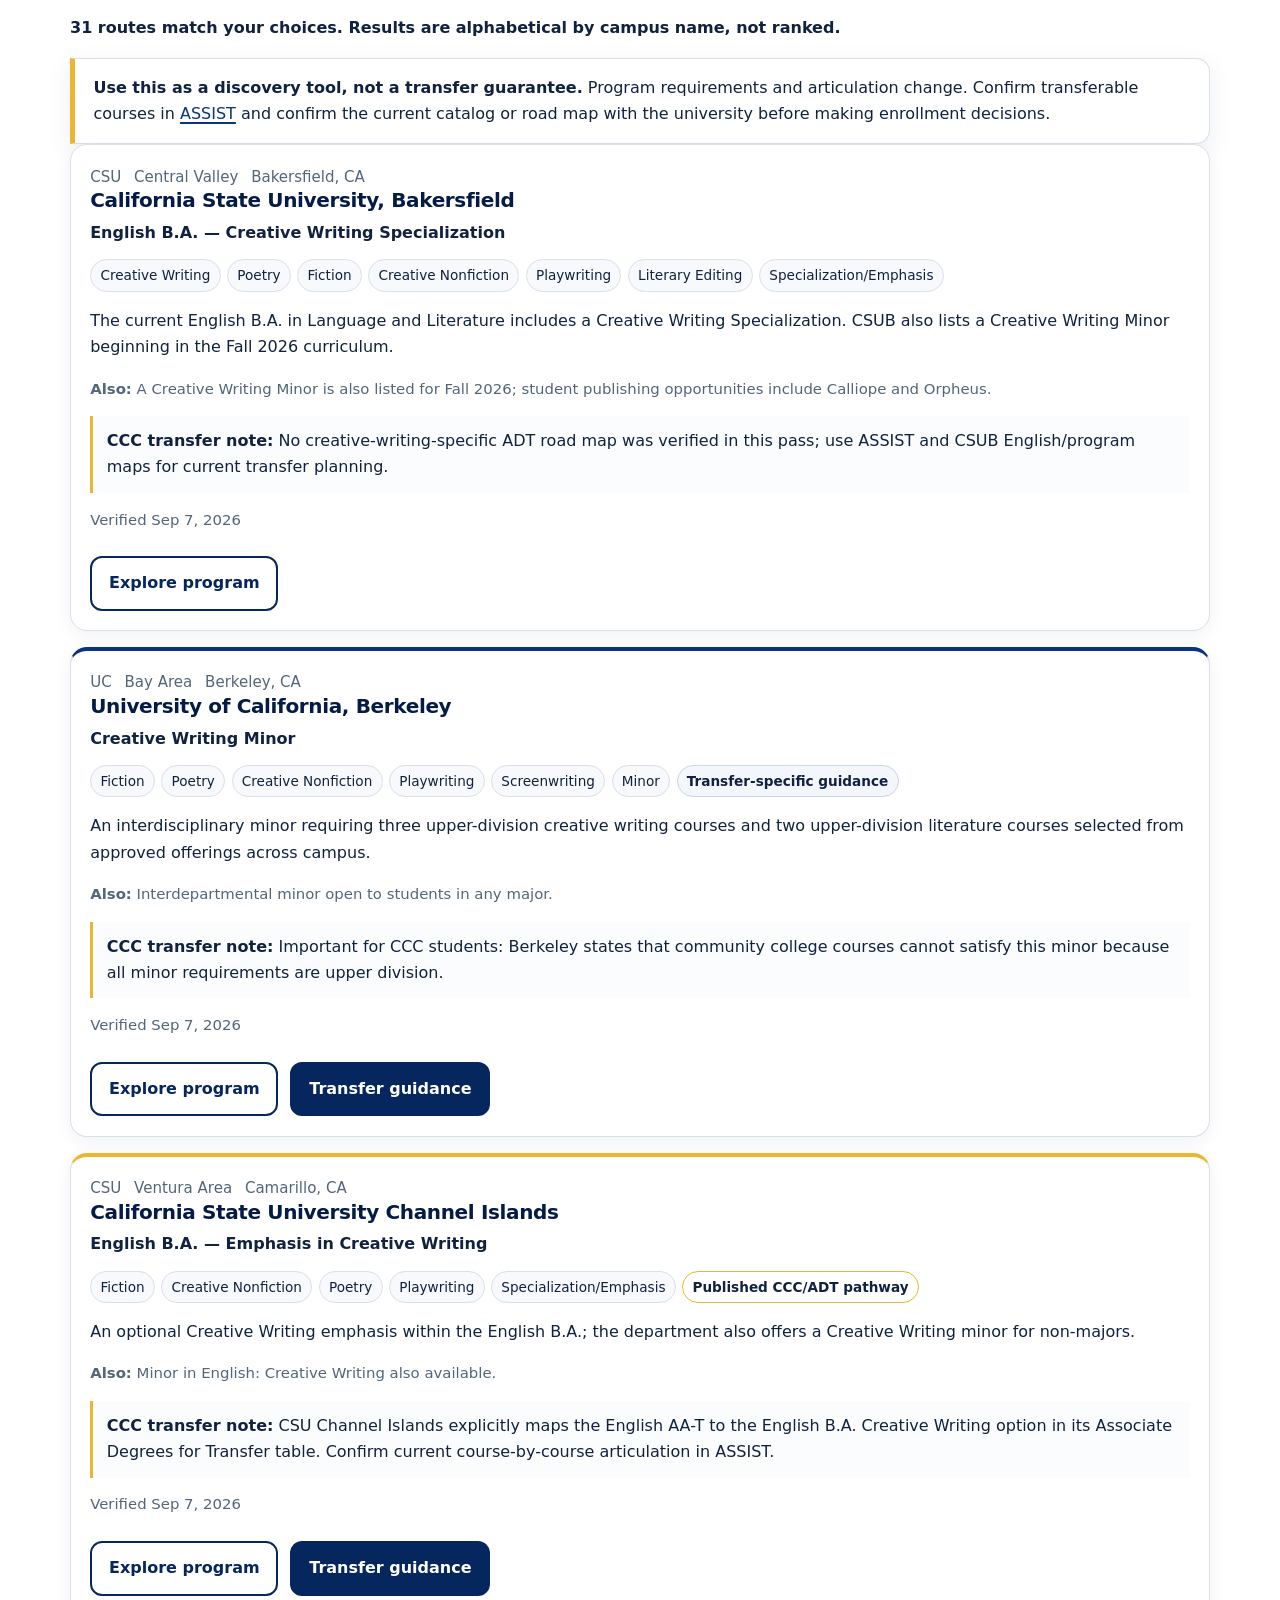
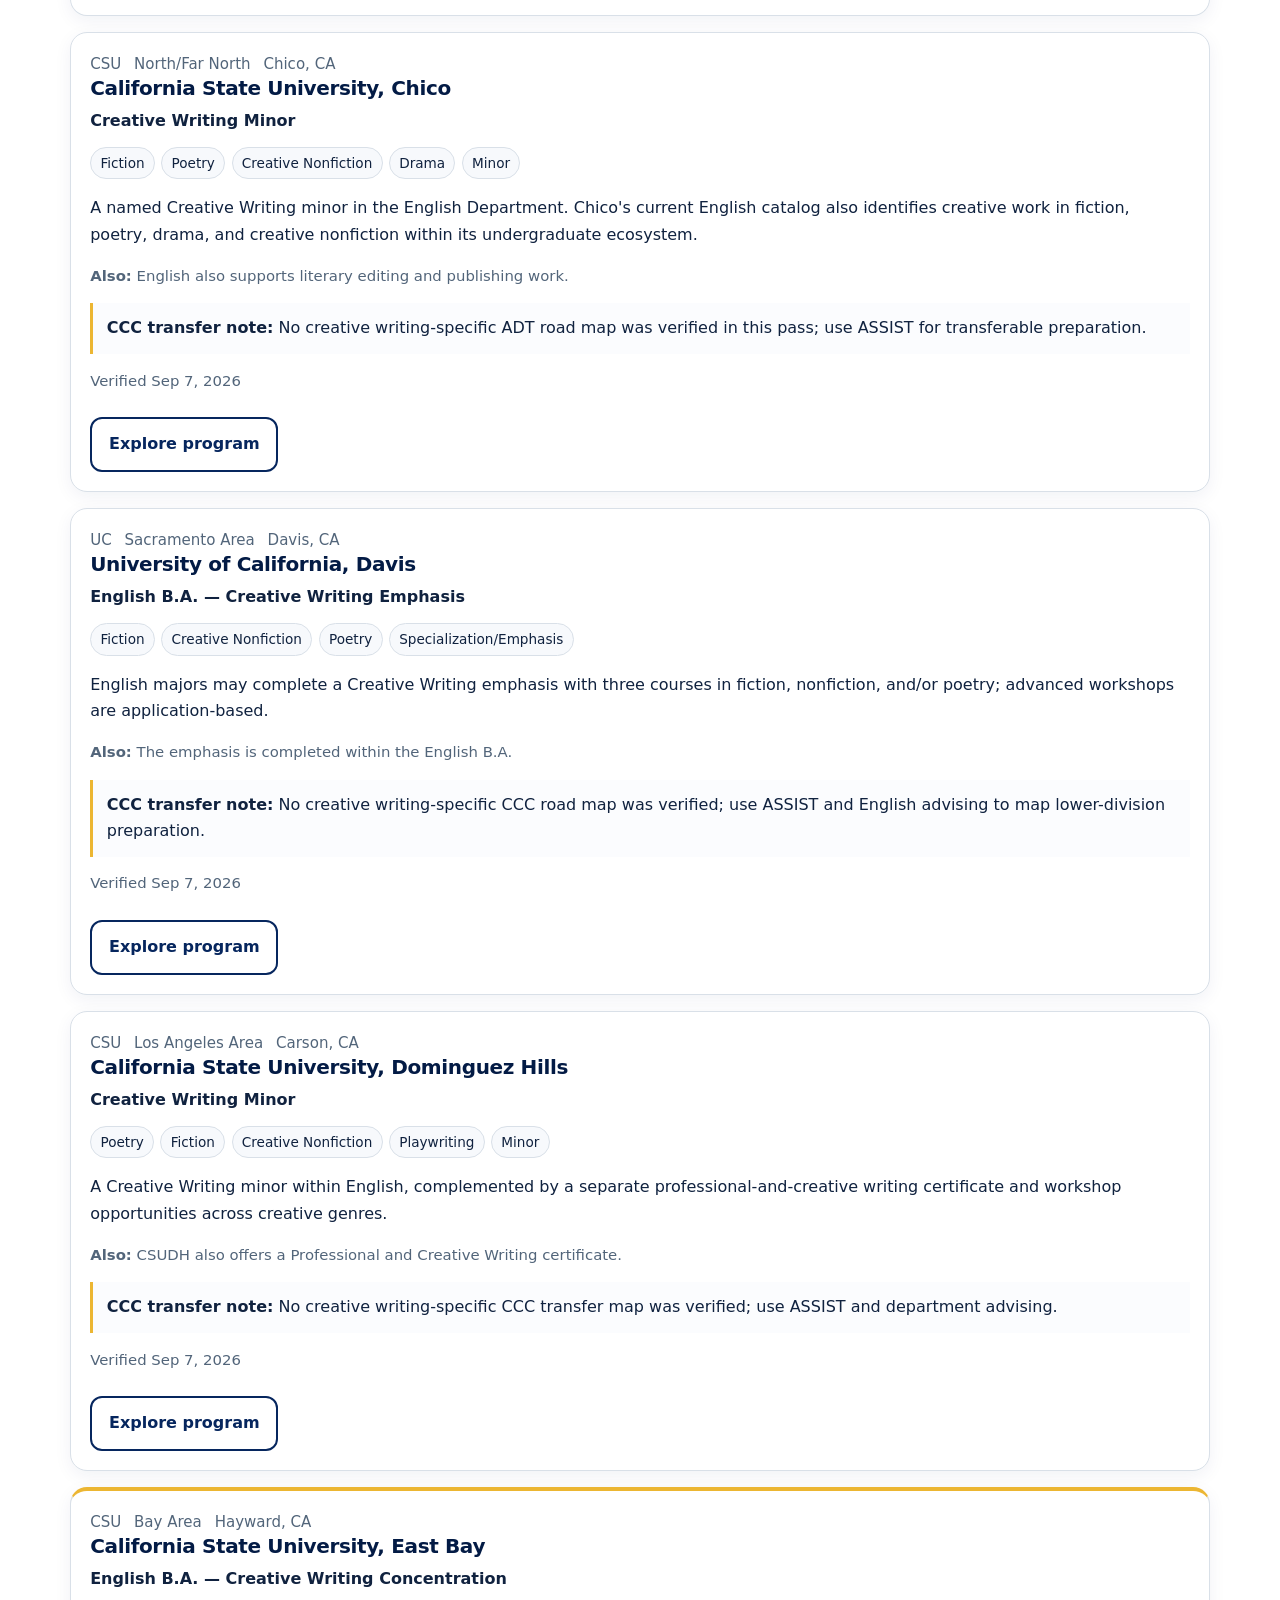
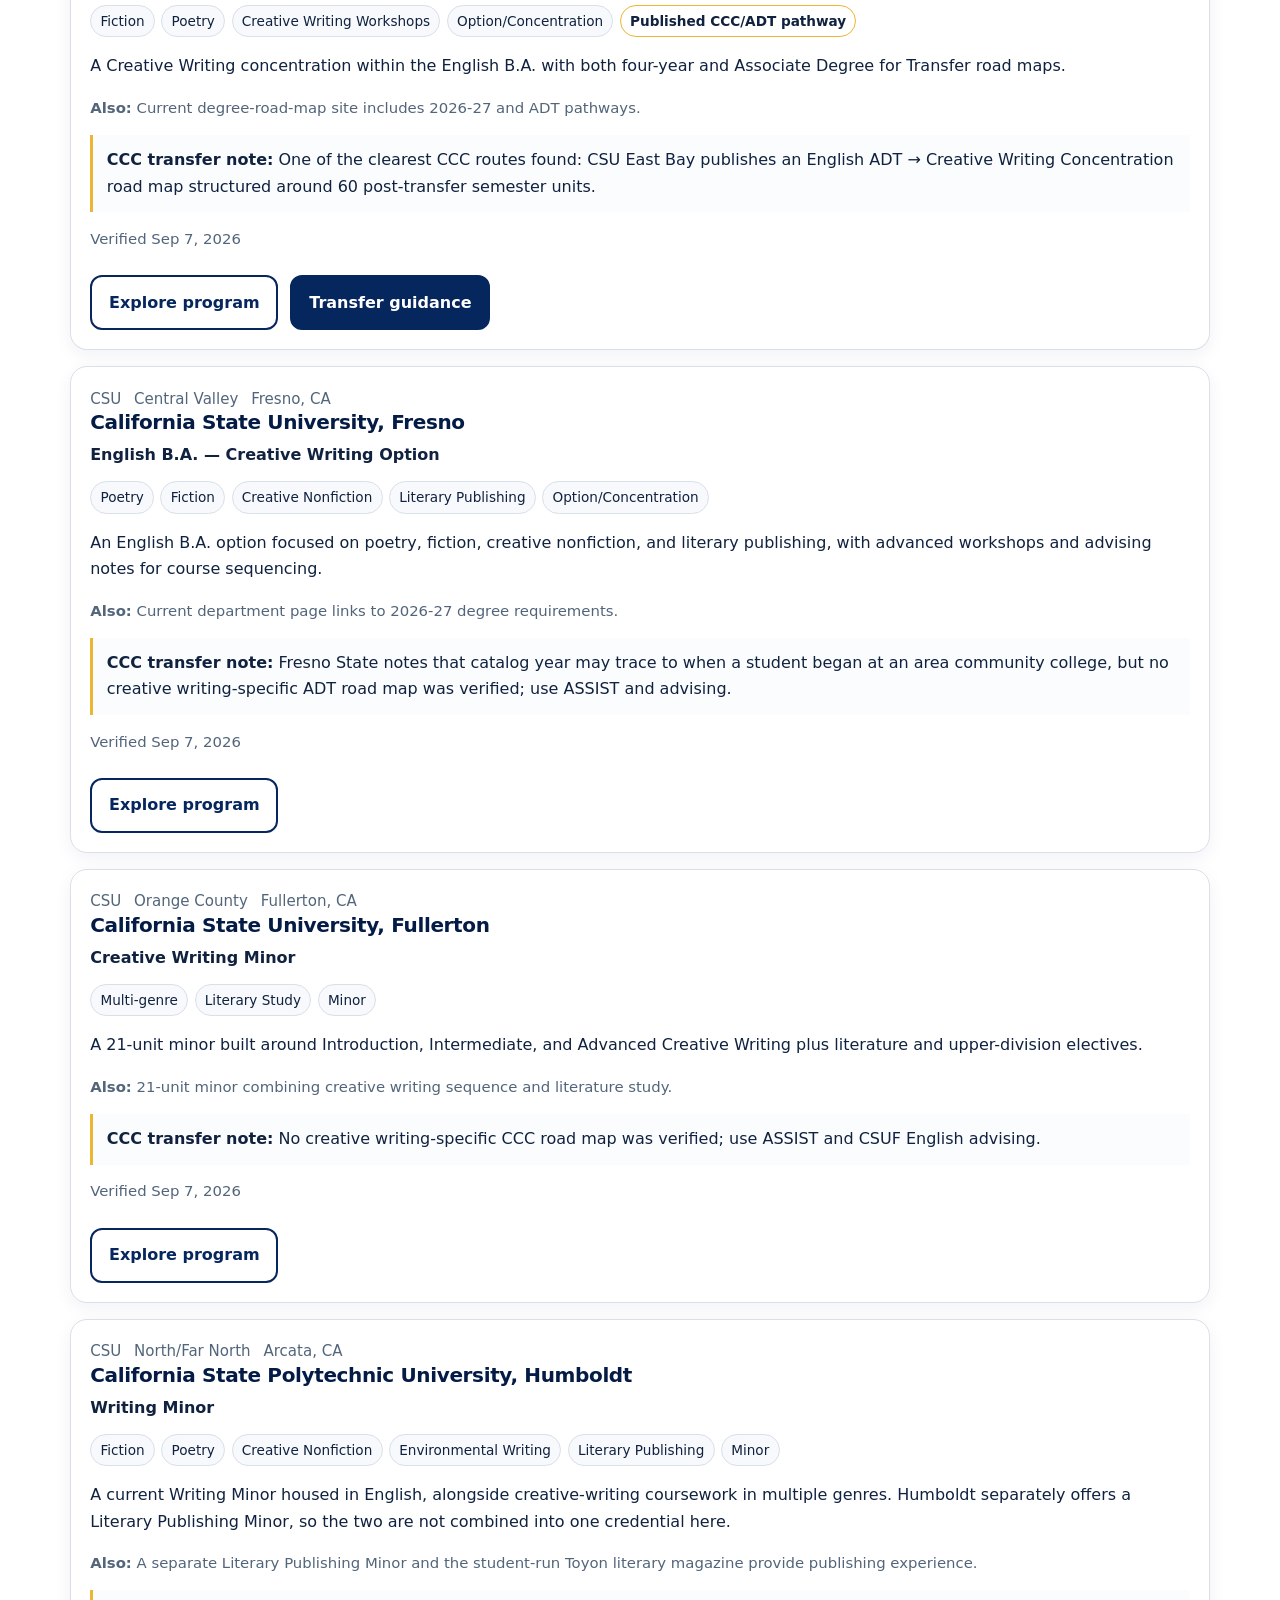
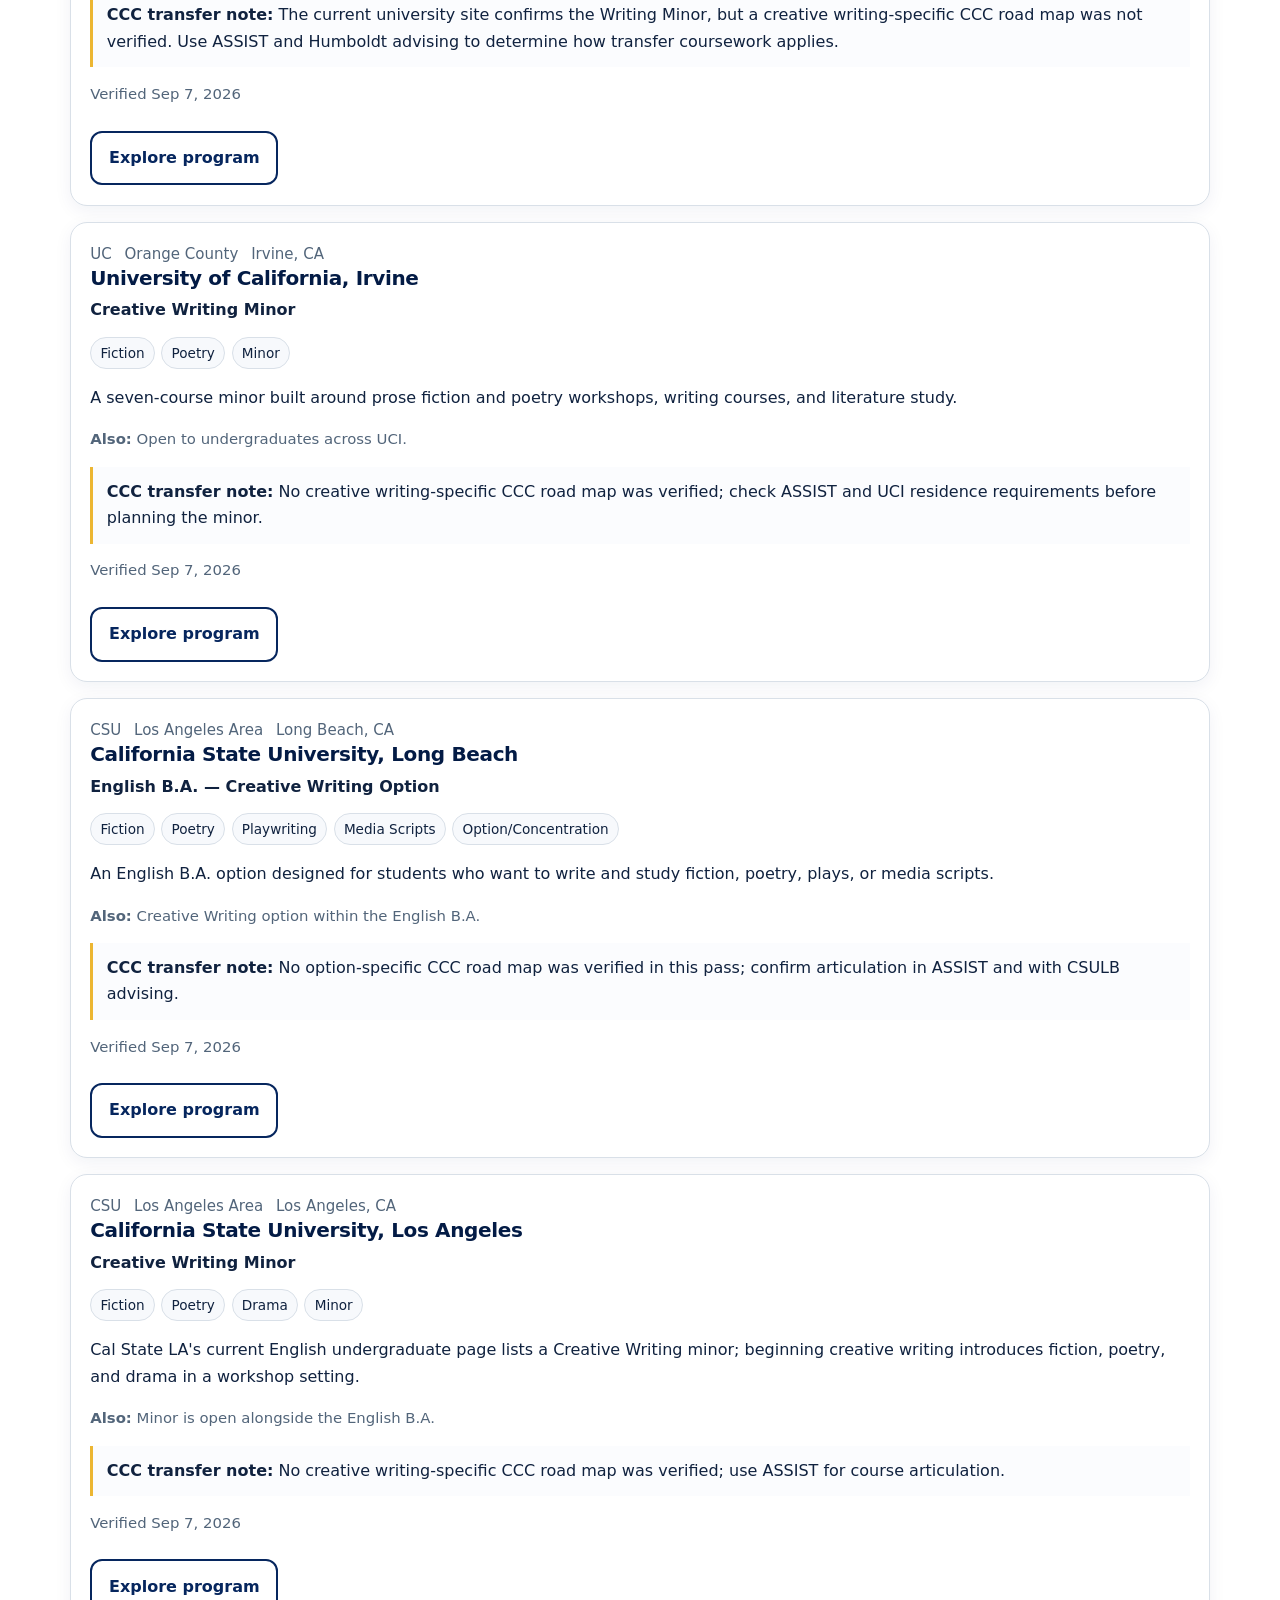
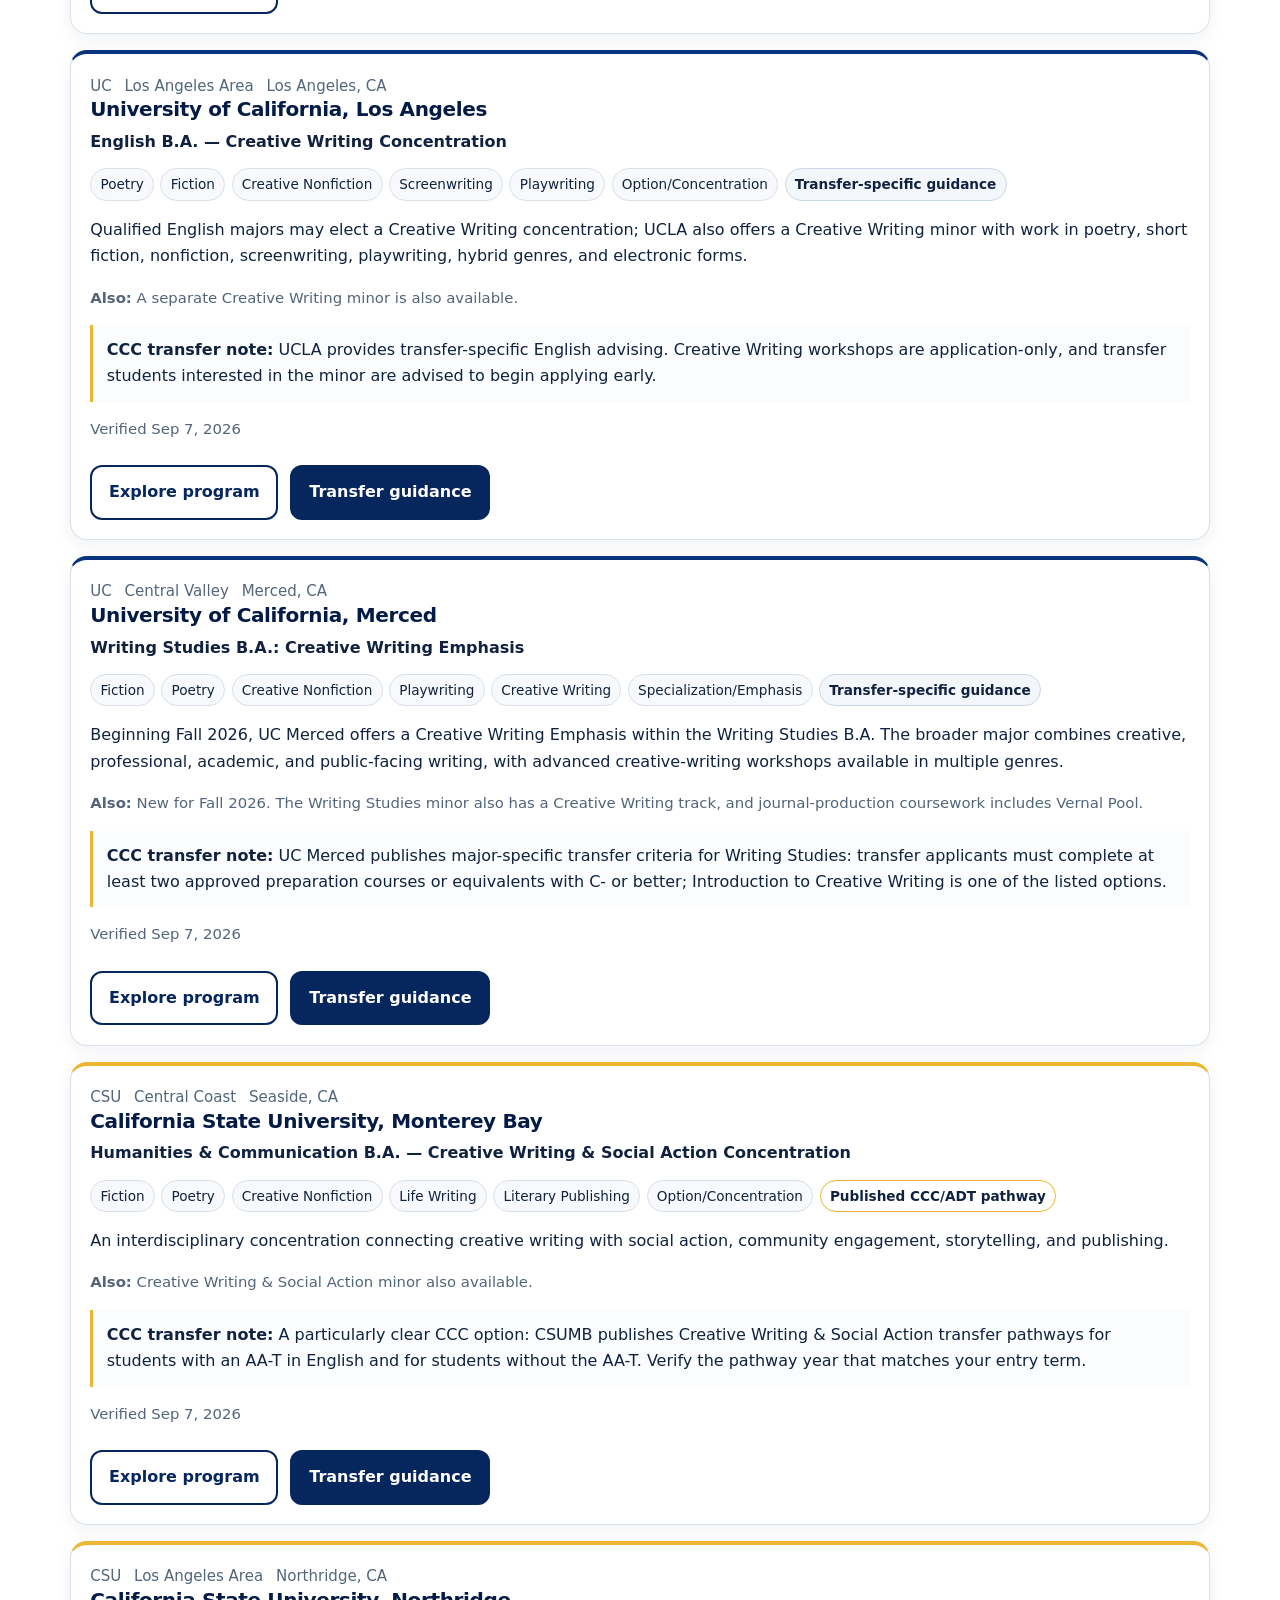
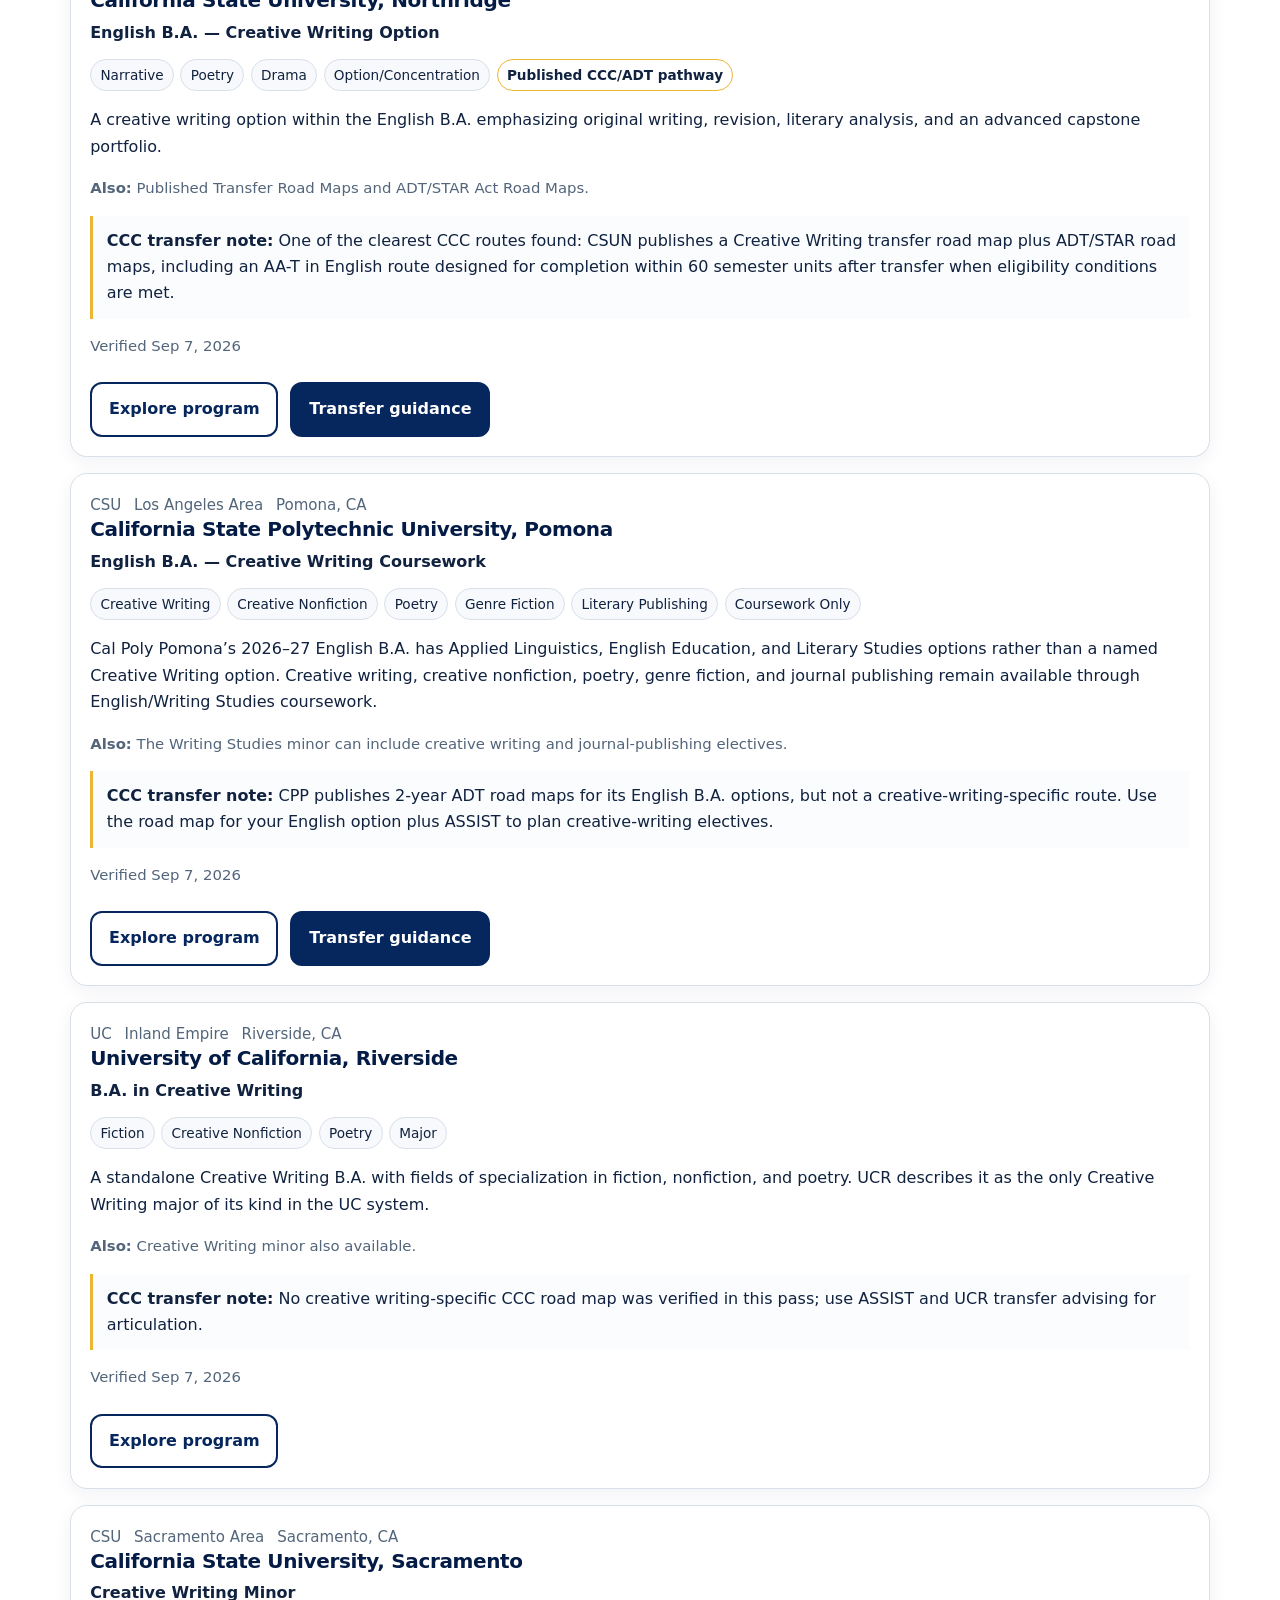
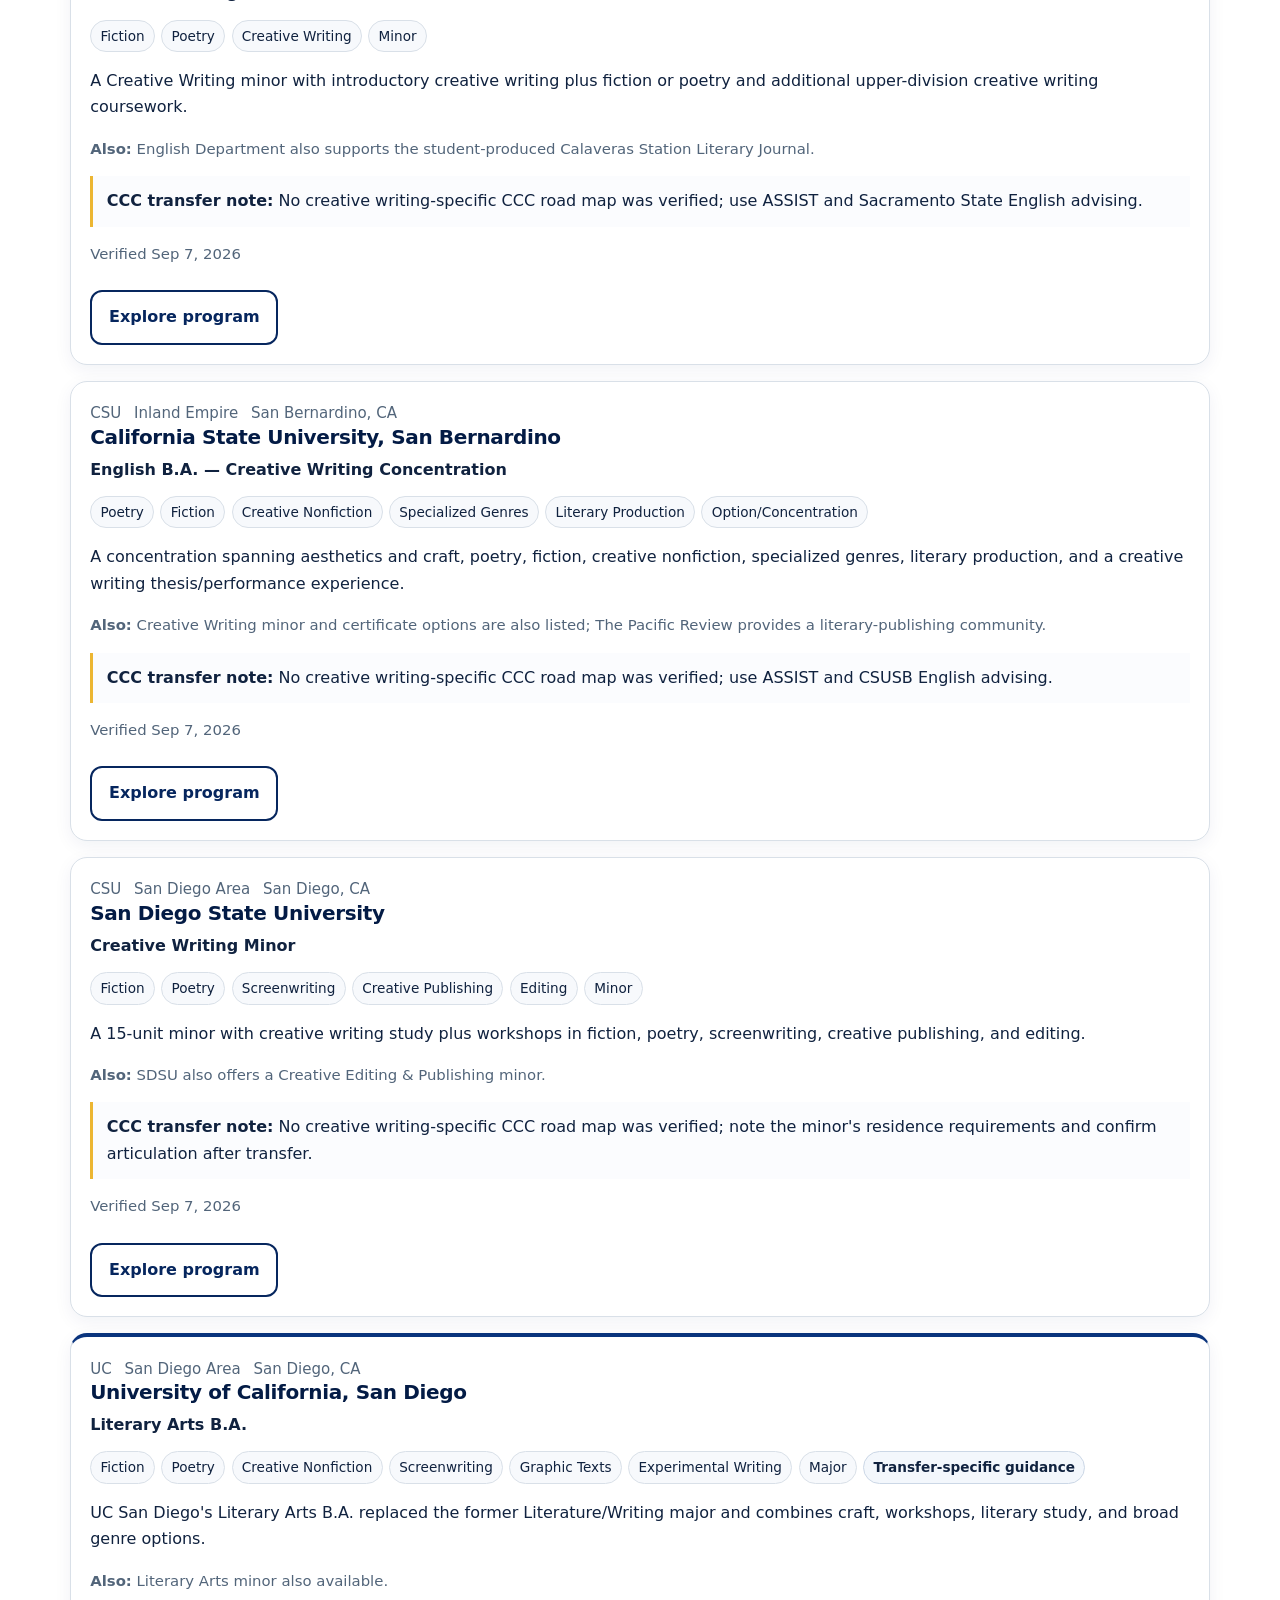
<file: pathways.html>
<!DOCTYPE html>
<html lang="en">
<head>
<meta charset="utf-8"/>
<meta content="width=device-width, initial-scale=1" name="viewport"/>
<meta content="default-src 'self'; script-src 'self' https://unpkg.com; style-src 'self' https://unpkg.com; img-src 'self' data: https://unpkg.com https://tile.openstreetmap.org; connect-src 'self'; font-src 'self'; object-src 'none'; base-uri 'self'; form-action 'self'; frame-src 'none'; media-src 'self'; worker-src 'none'; manifest-src 'self'; upgrade-insecure-requests" http-equiv="Content-Security-Policy"/>
<meta content="strict-origin-when-cross-origin" name="referrer"/>
<meta content="Explore verified creative writing majors, concentrations, emphases, and minors at California State Universities and Universities of California, with transfer-specific notes for CCC students." name="description"/>
<title>Creative Writing Transfer | CCC Writers</title>
<link href="assets/images/favicon-48.png" rel="icon" sizes="48x48" type="image/png"/>
<link href="assets/images/apple-touch-icon.png" rel="apple-touch-icon" sizes="180x180"/>
<meta content="#06265e" name="theme-color"/>
<link href="assets/css/styles.css" rel="stylesheet"/>
</head>
<body>
<a class="skip-link" href="#main-content">Skip to main content</a>
<header class="site-header"><div class="header-inner"><a aria-label="CCC Writers home" class="brand" href="index.html"><img alt="" class="brand-icon" src="assets/images/ccc-writers-mark.png"/><span>CCC Writers</span></a><nav aria-label="Main navigation"><ul class="nav-list"><li><a href="journals.html">Journals</a></li><li><a href="submissions.html">Submit Your Work</a></li><li><a href="read.html">Read CCC Writing</a></li><li><a href="events.html">Events</a></li><li><a aria-current="page" href="pathways.html">Transfer Pathways</a></li><li><a href="journal-toolkit.html">Journal Toolkit</a></li><li><a href="contribute.html">Add or Update</a></li></ul></nav></div></header>

<main class="section" id="main-content"><div class="container">
<p class="eyebrow">Your writing can keep going after community college</p>
<h1>Explore Creative Writing Transfer Pathways</h1>
<p class="lede">Explore creative-writing degrees, concentrations, emphases, minors, and substantial coursework routes at California public universities, with the transfer details that matter most to CCC students.</p>
<div aria-label="Current research coverage" class="stats pathway-summary">
<div class="stat"><strong id="program-total">31</strong>campus writing routes</div>
<div class="stat"><strong id="csu-total">22</strong>CSU universities audited</div>
<div class="stat"><strong id="uc-total">9</strong>undergraduate UC campuses audited</div>
</div>
<p class="small"><strong>What that means:</strong> 27 routes are formal named creative-writing pathways; 4 CSU routes are clearly labeled coursework-only options where creative writing is substantial but not a named 2026 credential.</p>

<section aria-labelledby="clear-routes-heading" class="transfer-highlights section-sm" id="ccc-routes">
<p class="eyebrow">CCC students: check these out first</p>
<h2 id="clear-routes-heading">Start With the Clearest Published CCC Routes</h2>
<p class="research-note">These are not rankings. They stand out because the university publishes unusually concrete transfer maps or ADT guidance for the creative writing pathway.</p>
<div class="grid grid-4">
<article class="card"><p class="eyebrow">CSU Northridge</p><h3>Creative Writing Option</h3><p>CSUN publishes a dedicated transfer road map and ADT/STAR maps, including an AA-T in English route.</p><a href="https://catalog.csun.edu/resource/transfer-road-map/engl/">View CSUN transfer road maps</a></article>
<article class="card"><p class="eyebrow">Cal State East Bay</p><h3>Creative Writing Concentration</h3><p>East Bay publishes an English ADT → Creative Writing Concentration map built around 60 post-transfer semester units.</p><a href="https://www.csueastbay.edu/aps/roadmaps/index.html">View East Bay degree road maps</a></article>
<article class="card"><p class="eyebrow">CSU Monterey Bay</p><h3>Creative Writing &amp; Social Action</h3><p>CSUMB publishes transfer pathways both for students with an AA-T in English and for transfer students without one.</p><a href="https://csumb.edu/academics/academic-resources/advising/career-path-planning/degree-pathways/transfer/2024-2025-transfer-pathways/">View CSUMB transfer pathways</a></article>
<article class="card"><p class="eyebrow">San Francisco State</p><h3>Creative Writing B.A.</h3><p>SF State publishes a dedicated ENGL AA-T roadmap for Creative Writing with a 60-unit post-transfer plan.</p><a href="https://bulletin.sfsu.edu/colleges/liberal-creative-arts/creative-writing/ba-creative-writing/adt-roadmap/">View SF State ENGL AA-T roadmap</a></article>
</div>
</section>

<section aria-labelledby="system-heading" class="section-sm system-explorer">
<p class="eyebrow">Then explore the system that interests you</p>
<h2 id="system-heading">Explore UC or CSU Creative Writing Pathways</h2>
<p class="research-note">UC and CSU campuses organize creative writing in different ways. Start with one system below, then use the comparison finder to narrow by location, genre, program type, and transfer guidance.</p>
<div class="grid grid-2 system-choice-grid">
<article class="card system-choice-card">
<p class="eyebrow">University of California</p>
<h3>Explore UC Pathways</h3>
<p><strong>9 undergraduate campuses checked.</strong> UC options range from standalone and writing-centered degrees to concentrations, specializations, and minors.</p>
<a class="button" href="#uc-pathways">Explore UC pathways</a>
</article>
<article class="card system-choice-card">
<p class="eyebrow">California State University</p>
<h3>Explore CSU Pathways</h3>
<p><strong>22 universities checked.</strong> CSU options include a standalone Creative Writing B.A., concentrations and options inside larger degrees, minors, and a few coursework-only routes.</p>
<a class="button" href="#csu-pathways">Explore CSU pathways</a>
</article>
</div>
</section>

<section aria-labelledby="uc-landscape-heading" class="section-sm pathway-system-section" id="uc-pathways">
<p class="eyebrow">University of California</p>
<h2 id="uc-landscape-heading">Explore UC Creative Writing Pathways</h2>
<p class="research-note">All nine undergraduate UC campuses have been checked. The pathways are not interchangeable, so the directory distinguishes a standalone creative writing degree from literary arts, writing studies, concentrations, specializations, and minors.</p>
<div class="grid grid-3">
<article class="card feature-card"><p class="eyebrow">Most writing-centered</p><h3>Riverside, San Diego, and Merced</h3><p>UC Riverside offers the UC system’s standalone Creative Writing B.A. UC San Diego offers a Literary Arts B.A. UC Merced adds a Writing Studies B.A. Creative Writing Emphasis beginning Fall 2026.</p></article>
<article class="card feature-card"><p class="eyebrow">Creative writing inside a major</p><h3>Davis, UCLA, Santa Barbara, and Santa Cruz</h3><p>These campuses place creative writing inside an English or Literature degree as an emphasis, concentration, or departmental specialization. Santa Cruz’s concentration is selective.</p></article>
<article class="card feature-card"><p class="eyebrow">Add it to another degree</p><h3>Berkeley and Irvine</h3><p>Both offer Creative Writing minors. Berkeley’s minor is entirely upper division, which means community college coursework cannot satisfy the minor requirements themselves.</p></article>
</div>

<div class="system-detail-block" aria-labelledby="uc-details-heading">
<h3 id="uc-details-heading" class="system-detail-heading">UC Transfer Details Worth Knowing</h3>
<p class="research-note">A program can sound like a great fit and still have an important transfer wrinkle. These four are especially worth noticing before you build a plan around them.</p>
<div class="grid grid-4">
<article class="card feature-card"><h4>UC Berkeley</h4><p>The Creative Writing Minor is all upper division. Berkeley explicitly says community college courses do not satisfy the minor itself.</p></article>
<article class="card feature-card"><h4>UC Santa Cruz</h4><p>The Creative Writing Concentration is selective, and applicants must complete at least one qualifying lower-division creative writing workshop at UCSC before applying.</p></article>
<article class="card feature-card"><h4>UCLA</h4><p>Creative writing workshops are application-only. UCLA advises transfer students who want the minor to start applying early so they have time to complete the sequence.</p></article>
<article class="card feature-card"><h4>UC Merced</h4><p>The new Creative Writing Emphasis begins Fall 2026. Writing Studies also publishes major-specific transfer preparation, including Introduction to Creative Writing as one possible preparation course.</p></article>
</div>
</div>
<p class="system-jump"><a class="button secondary" data-program-system="UC" href="#compare-programs">Browse all UC program details</a></p>
</section>

<section aria-labelledby="csu-landscape-heading" class="section-sm pathway-system-section" id="csu-pathways">
<p class="eyebrow">California State University</p>
<h2 id="csu-landscape-heading">Explore CSU Creative Writing Pathways</h2>
<p class="research-note">All 22 CSU universities in the Fall 2026 system have been checked. The directory keeps a formal creative-writing credential separate from a campus that offers meaningful workshops or publishing experience without a named creative-writing program.</p>
<div class="grid grid-3">
<article class="card feature-card"><p class="eyebrow">Writing-centered degree</p><h3>San Francisco State</h3><p>SF State offers a standalone B.A. in Creative Writing. Several other CSUs place creative writing inside an English or Humanities degree as an option, concentration, emphasis, or specialization.</p></article>
<article class="card feature-card"><p class="eyebrow">Newly clarified for 2026</p><h3>Bakersfield and Channel Islands</h3><p>CSU Bakersfield now lists a Creative Writing Specialization in the English B.A. plus a Creative Writing Minor. CSU Channel Islands explicitly maps the English AA-T to its Creative Writing option.</p></article>
<article class="card feature-card"><p class="eyebrow">Coursework, not a named credential</p><h3>SLO, Pomona, San Marcos, and Stanislaus</h3><p>These campuses offer substantial creative writing or literary-publishing coursework, but current 2026 materials do not identify a separate undergraduate creative-writing credential. Their cards say that plainly.</p></article>
</div>
<div class="notice system-note"><strong>For CCC students:</strong> the four highlighted routes at the top of this page are CSU programs with especially concrete published transfer maps or ADT guidance. Other CSU programs may still be strong fits, but the amount of published transfer guidance varies.</div>
<p class="system-jump"><a class="button secondary" data-program-system="CSU" href="#compare-programs">Browse all CSU program details</a></p>
</section>

<section aria-labelledby="finder-heading" class="section-sm guided-finder" id="compare-programs">
<p class="eyebrow">Compare the possibilities</p>
<h2 id="finder-heading">Find a Creative Writing Program</h2>
<p class="research-note">Search all <span id="program-finder-total">31</span> writing routes at California public universities. Choose what matters to you, or just type a school, city, genre, or keyword. Results are for exploration, not rankings or admission predictions.</p>
<form class="program-finder-form" id="program-finder-form">
<div class="toolbar finder-toolbar">
<div class="field finder-search-field"><label for="program-search">Search by school, city, program, or keyword</label><input id="program-search" placeholder="Try Los Angeles, poetry, San Diego State, or publishing" type="search"/></div>
<div class="field"><label for="system-filter">University system</label><select id="system-filter"><option value="">CSU + UC</option><option value="CSU">CSU</option><option value="UC">UC</option></select></div>
<div class="field"><label for="program-type-filter">How central should creative writing be?</label><select id="program-type-filter"><option value="">I’m open</option><option value="Major">I want it to be my main degree</option><option value="Option/Concentration">I want it built into my major</option><option value="Specialization/Emphasis">An emphasis or specialization works</option><option value="Minor">I want it as a minor</option><option value="Coursework Only">Substantial coursework is enough</option></select></div>
<div class="field"><label for="genre-filter">What do you most want to write?</label><select id="genre-filter"><option value="">Any genre</option><option value="Fiction">Fiction</option><option value="Poetry">Poetry</option><option value="Creative Nonfiction">Creative nonfiction</option><option value="Playwriting">Playwriting</option><option value="Screenwriting">Screenwriting</option></select></div>
<div class="field"><label for="broad-region-filter">Which part of California?</label><select id="broad-region-filter"><option value="">Anywhere in California</option></select></div>
<div class="field"><label for="region-filter">Which local area?</label><select id="region-filter"><option value="">Any local area</option></select></div>
</div>
<details class="more-filters">
<summary>More filters</summary>
<div class="toolbar more-filters-toolbar">
<div class="field"><label for="transfer-filter">Transfer guidance</label><select id="transfer-filter"><option value="">Show all programs</option><option value="published-ccc-pathway">Published CCC/ADT pathway</option><option value="transfer-specific-guidance">At least transfer-specific guidance</option><option value="general">General transfer planning</option></select></div>
</div>
</details>
<div class="finder-actions"><button class="button secondary" type="reset">Start over</button></div>
</form>
<p class="small">Broad regions and local areas are student-facing browsing labels, not official university classifications. Choose Southern California for a wide view or Los Angeles Area, San Diego Area, Orange County, and other areas to narrow it.</p>
<p aria-live="polite" class="result-count" id="program-result-count" role="status"></p>
<div class="notice"><strong>Use this as a discovery tool, not a transfer guarantee.</strong> Program requirements and articulation change. Confirm transferable courses in <a href="https://assist.org/">ASSIST</a> and confirm the current catalog or road map with the university before making enrollment decisions.</div>
<div class="program-list" id="program-list"></div>
</section>

<section aria-labelledby="method-heading" class="section-sm">
<h2 id="method-heading">What Counts as a Pathway Here?</h2>
<p class="research-note">The directory includes formal named undergraduate majors, concentrations/options, minors, and specializations/emphases. It also includes a small number of clearly labeled “Coursework Only” routes when a CSU has substantial current creative-writing or literary-publishing coursework but no named 2026 creative-writing credential. All nine undergraduate UCs and all 22 CSU universities were checked against current university, catalog, registrar, or transfer sources on September 7, 2026.</p>
<p class="small">The Fall 2026 CSU audit found four coursework-only routes: Cal Poly San Luis Obispo, Cal Poly Pomona, CSU San Marcos, and Stanislaus State. This keeps “you can seriously study creative writing here” visible without turning it into “this school has a Creative Writing major.” <a data-community-form-link="" href="contribute.html">Send a correction or suggest a program.</a></p>
<p class="small">Want to see how far the statewide journal census has gone? <a href="coverage.html">View statewide coverage.</a></p>
</section>
</div></main>
<footer class="site-footer"><div class="footer-inner"><p>Know another California program that belongs here? <a data-community-form-link="" href="contribute.html">Suggest it.</a></p><p><a href="about.html">About this project</a> · <a href="journal-toolkit.html">Journal toolkit</a></p><p><a href="privacy.html">Privacy</a> · <a href="accessibility.html">Accessibility</a> · <a data-accessibility-report-link="" href="mailto:karencrozer@gmail.com?subject=CCC%20Writers%20Accessibility%20Issue">Report an accessibility issue</a></p></div></footer>
<script src="data/site-config-data.js"></script><script src="assets/js/site.js"></script><script src="data/programs-data.js"></script><script src="assets/js/programs.js"></script><script src="assets/js/community-links.js"></script>
</body>
</html>
</file>
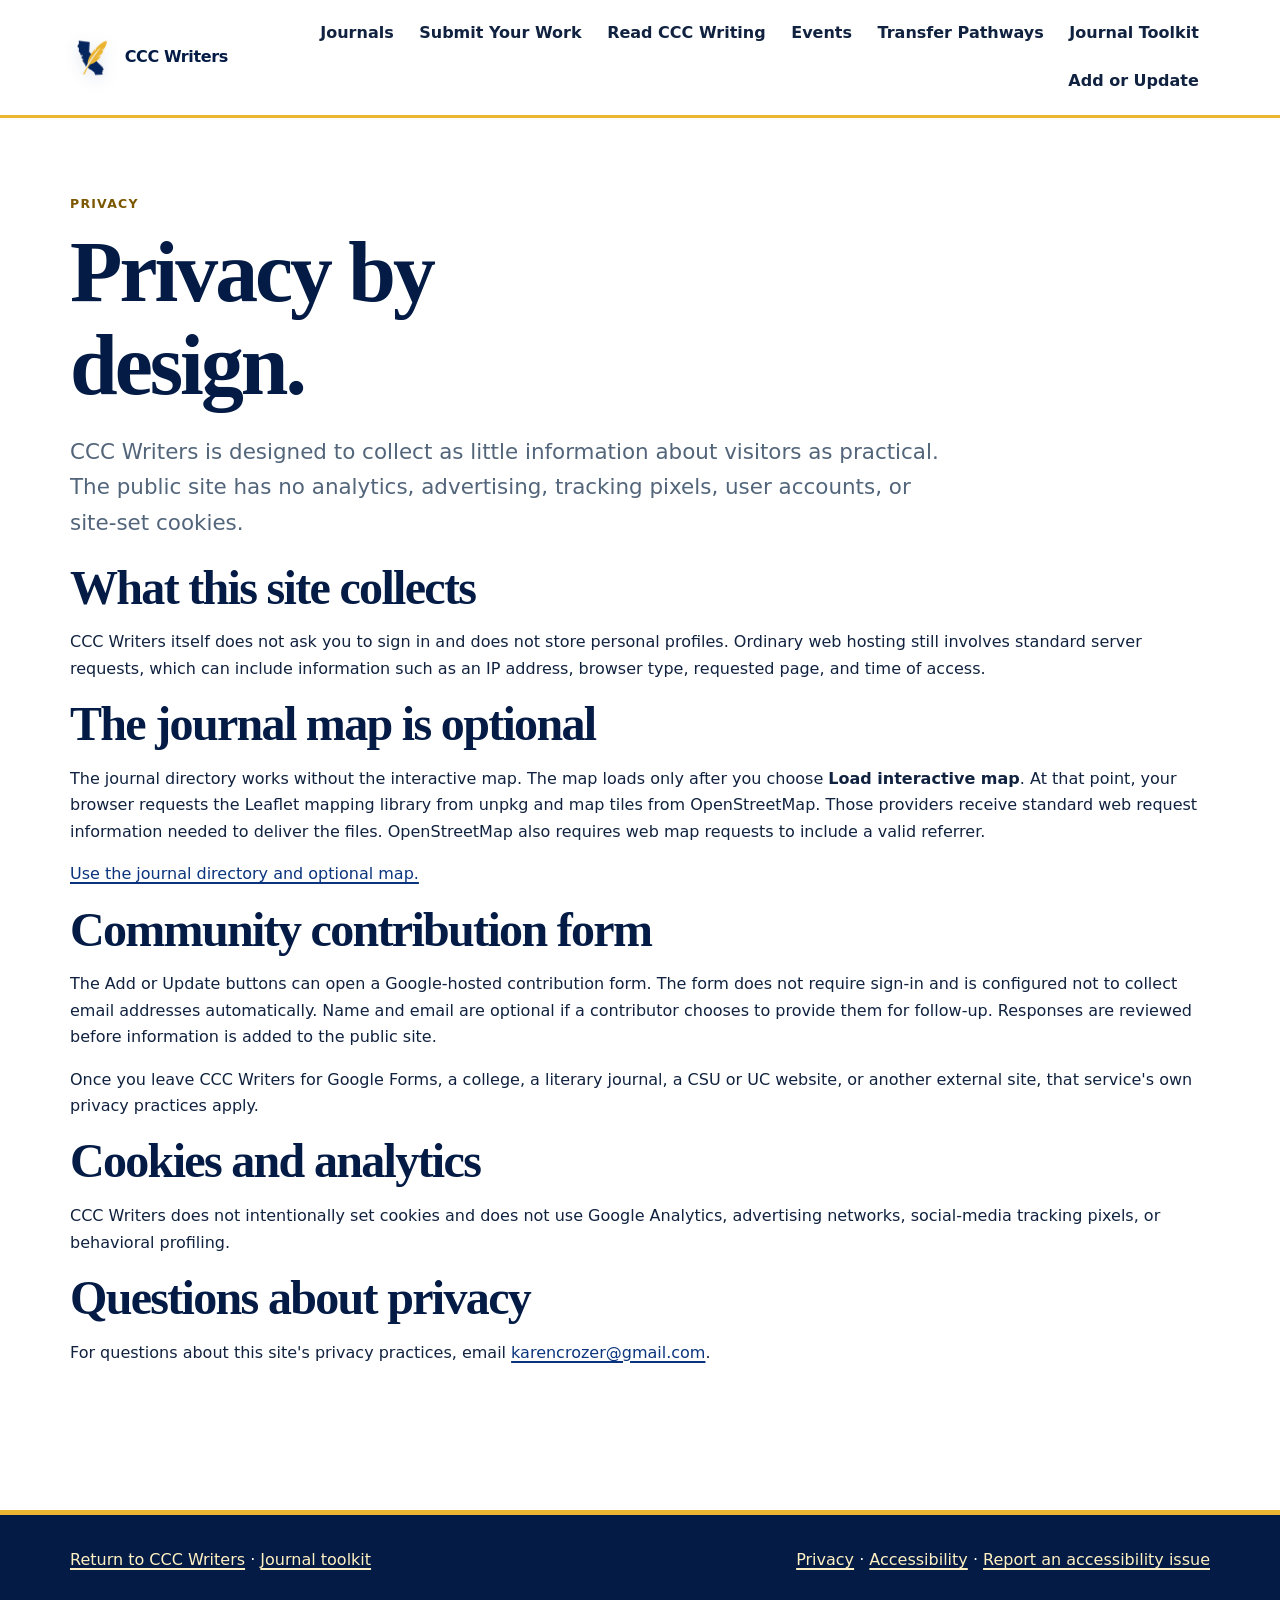
<file: privacy.html>
<!DOCTYPE html>

<html lang="en">
<head><meta charset="utf-8"/><meta content="width=device-width, initial-scale=1" name="viewport"/><meta content="default-src 'self'; script-src 'self' https://unpkg.com; style-src 'self' https://unpkg.com; img-src 'self' data: https://unpkg.com https://tile.openstreetmap.org; connect-src 'self'; font-src 'self'; object-src 'none'; base-uri 'self'; form-action 'self'; frame-src 'none'; media-src 'self'; worker-src 'none'; manifest-src 'self'; upgrade-insecure-requests" http-equiv="Content-Security-Policy"/><meta content="strict-origin-when-cross-origin" name="referrer"/><meta content="Privacy practices for the CCC Writers California community college creative writing hub." name="description"/><title>Privacy | CCC Writers</title><link href="assets/images/favicon-48.png" rel="icon" sizes="48x48" type="image/png"/><link href="assets/images/apple-touch-icon.png" rel="apple-touch-icon" sizes="180x180"/><meta content="#06265e" name="theme-color"/><link href="assets/css/styles.css" rel="stylesheet"/></head>
<body>
<a class="skip-link" href="#main-content">Skip to main content</a>
<header class="site-header"><div class="header-inner"><a aria-label="CCC Writers home" class="brand" href="index.html"><img alt="" class="brand-icon" src="assets/images/ccc-writers-mark.png"/><span>CCC Writers</span></a><nav aria-label="Main navigation"><ul class="nav-list"><li><a href="journals.html">Journals</a></li><li><a href="submissions.html">Submit Your Work</a></li><li><a href="read.html">Read CCC Writing</a></li><li><a href="events.html">Events</a></li><li><a href="pathways.html">Transfer Pathways</a></li><li><a href="journal-toolkit.html">Journal Toolkit</a></li><li><a href="contribute.html">Add or Update</a></li></ul></nav></div></header>
<main class="section" id="main-content"><div class="container reading-width"><p class="eyebrow">Privacy</p><h1>Privacy by design.</h1>
<p class="lede">CCC Writers is designed to collect as little information about visitors as practical. The public site has no analytics, advertising, tracking pixels, user accounts, or site-set cookies.</p>
<h2>What this site collects</h2>
<p>CCC Writers itself does not ask you to sign in and does not store personal profiles. Ordinary web hosting still involves standard server requests, which can include information such as an IP address, browser type, requested page, and time of access.</p>
<h2>The journal map is optional</h2>
<p>The journal directory works without the interactive map. The map loads only after you choose <strong>Load interactive map</strong>. At that point, your browser requests the Leaflet mapping library from unpkg and map tiles from OpenStreetMap. Those providers receive standard web request information needed to deliver the files. OpenStreetMap also requires web map requests to include a valid referrer.</p>
<p><a href="journals.html">Use the journal directory and optional map.</a></p>
<h2>Community contribution form</h2>
<p>The Add or Update buttons can open a Google-hosted contribution form. The form does not require sign-in and is configured not to collect email addresses automatically. Name and email are optional if a contributor chooses to provide them for follow-up. Responses are reviewed before information is added to the public site.</p>
<p>Once you leave CCC Writers for Google Forms, a college, a literary journal, a CSU or UC website, or another external site, that service's own privacy practices apply.</p>
<h2>Cookies and analytics</h2>
<p>CCC Writers does not intentionally set cookies and does not use Google Analytics, advertising networks, social-media tracking pixels, or behavioral profiling.</p>
<h2>Questions about privacy</h2>
<p>For questions about this site's privacy practices, email <a href="mailto:karencrozer@gmail.com?subject=CCC%20Writers%20Privacy%20Question">karencrozer@gmail.com</a>.</p>
</div></main>
<footer class="site-footer"><div class="footer-inner"><p><a href="index.html">Return to CCC Writers</a> · <a href="journal-toolkit.html">Journal toolkit</a></p><p><a href="privacy.html">Privacy</a> · <a href="accessibility.html">Accessibility</a> · <a data-accessibility-report-link="" href="mailto:karencrozer@gmail.com?subject=CCC%20Writers%20Accessibility%20Issue">Report an accessibility issue</a></p></div></footer>
<script src="assets/js/site.js"></script></body></html>
</file>
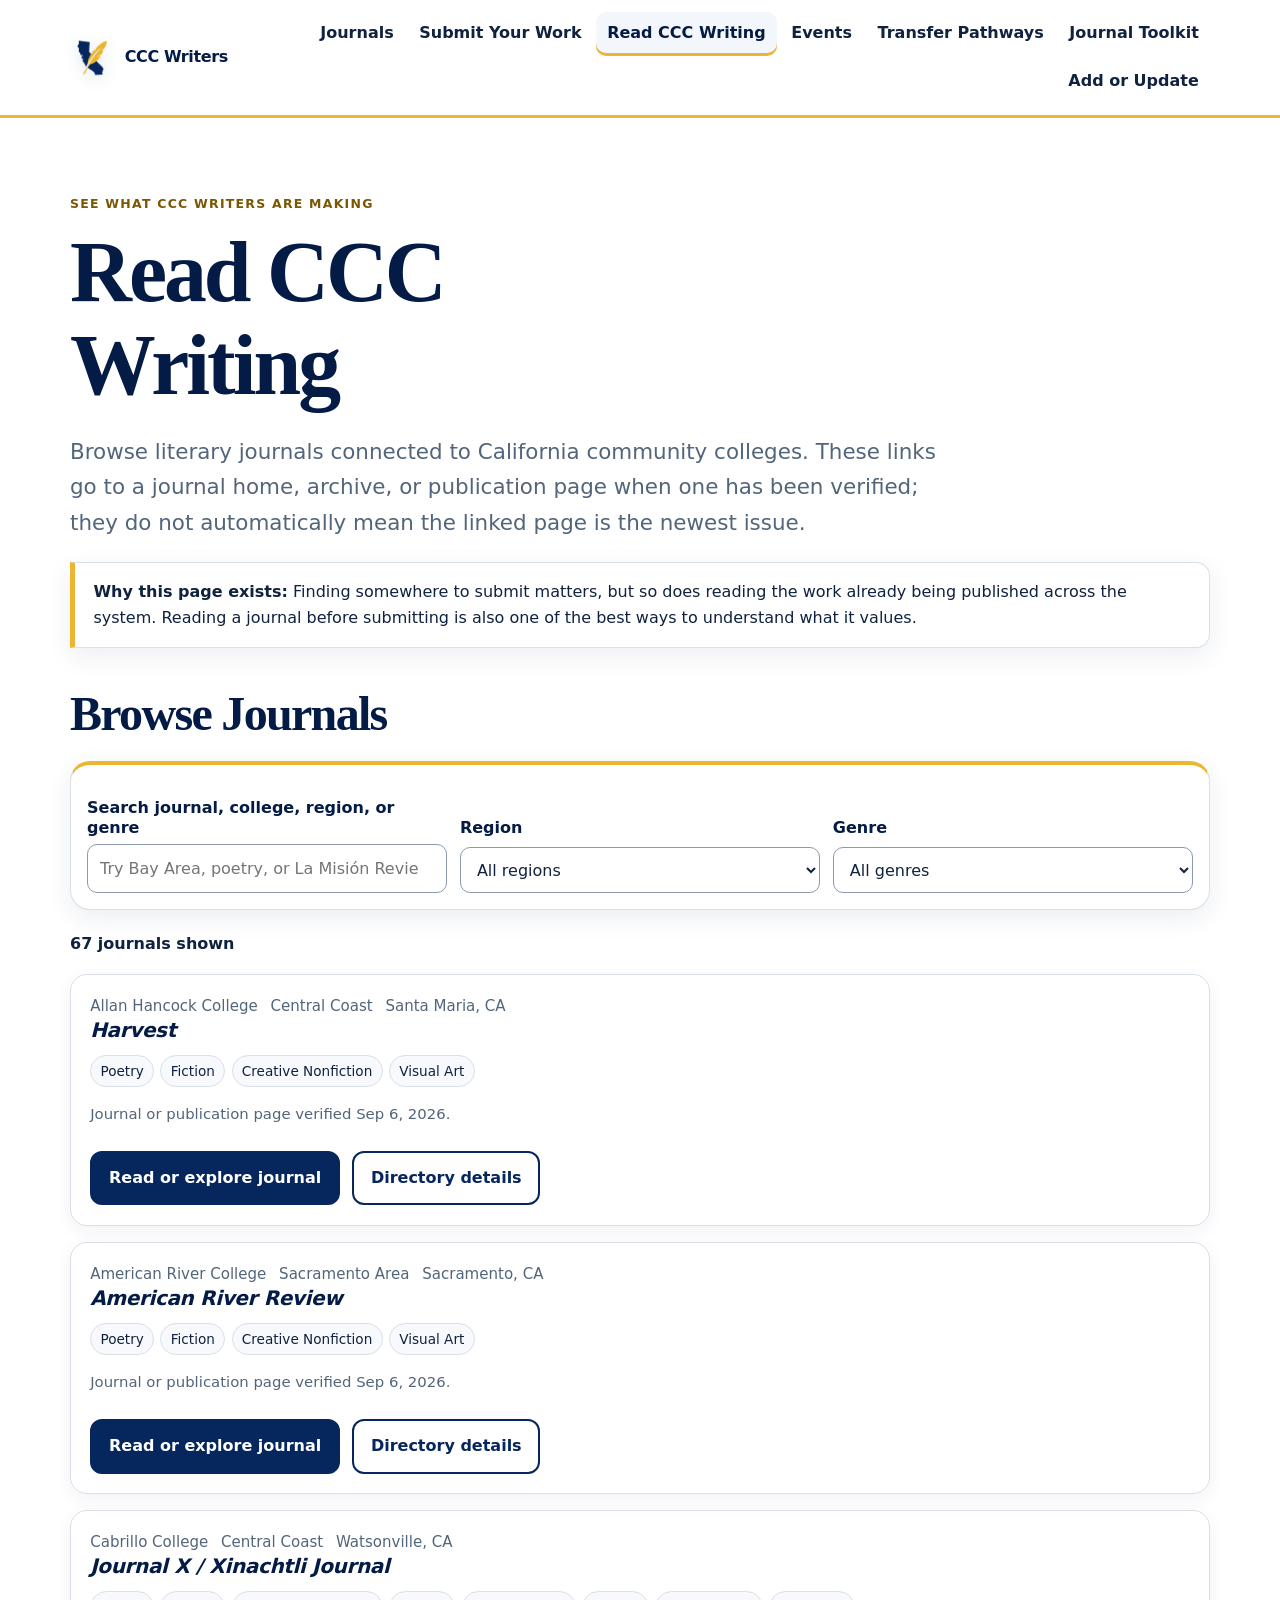
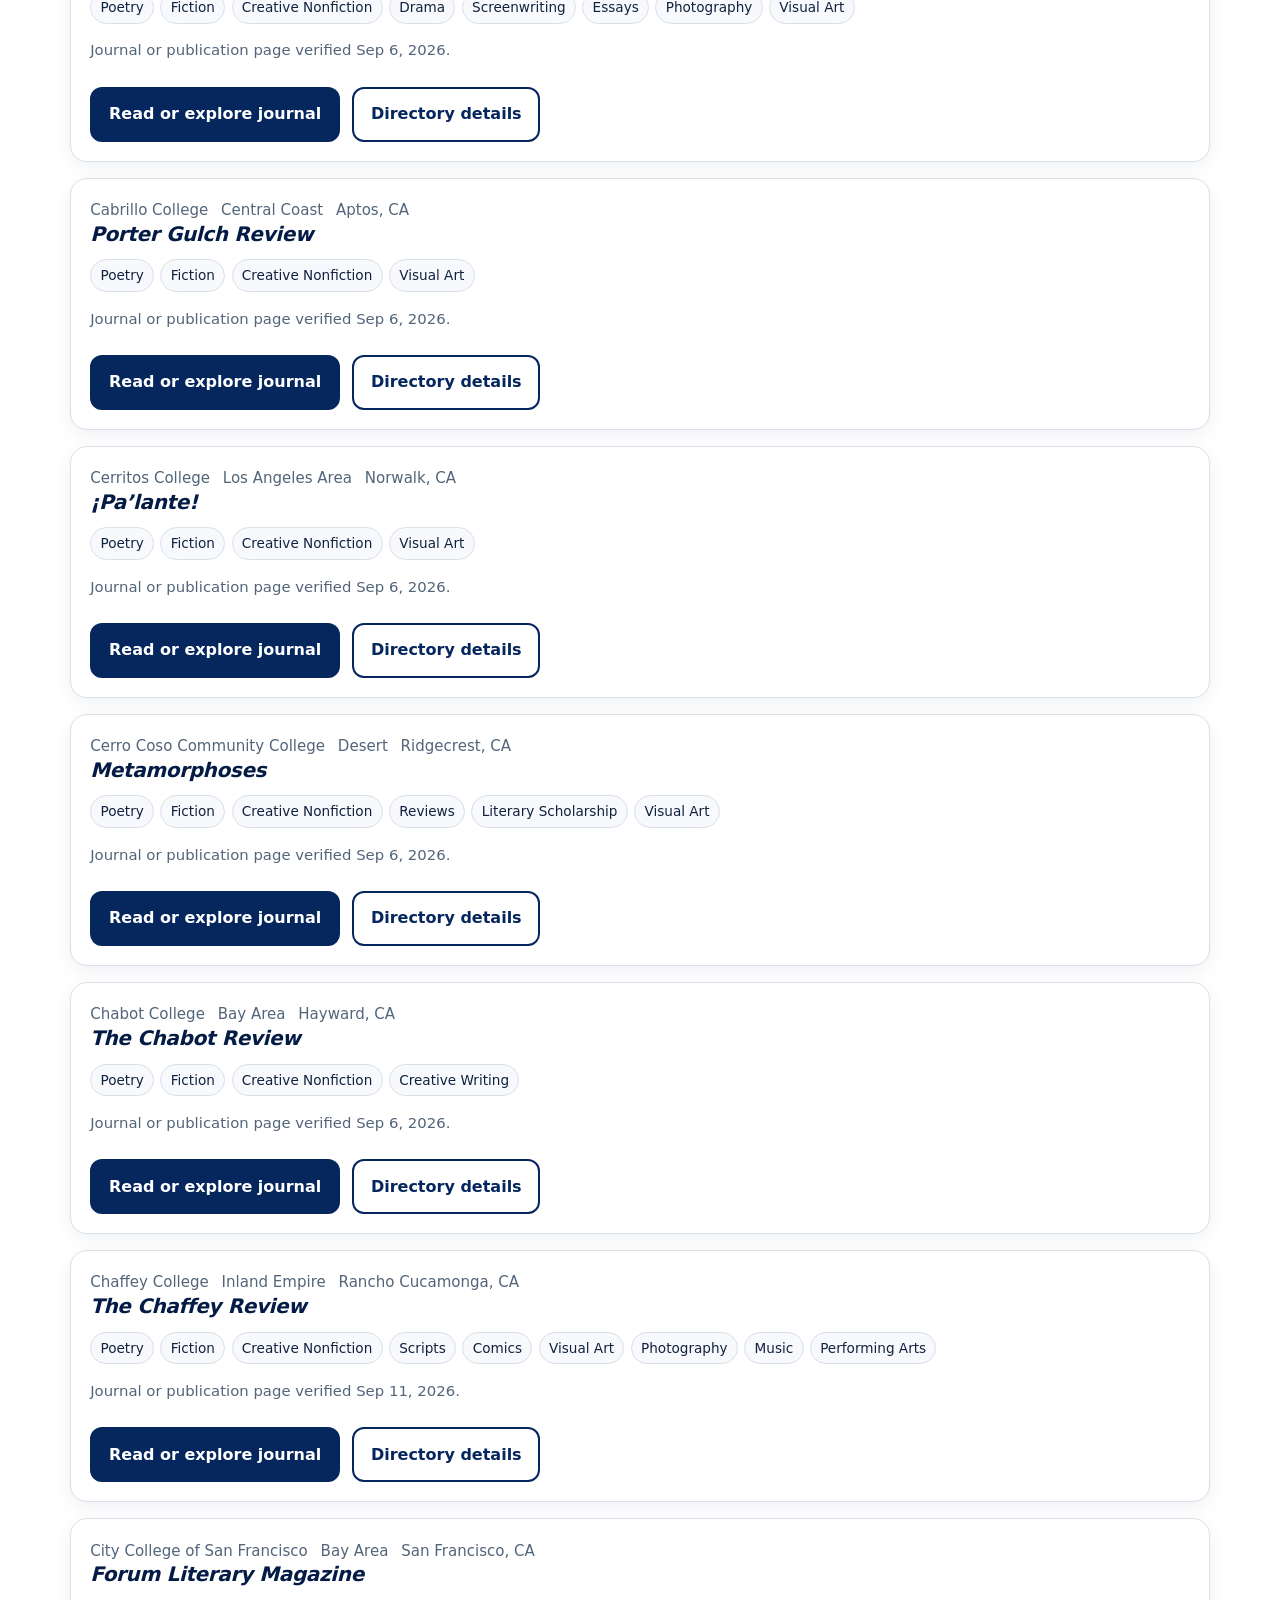
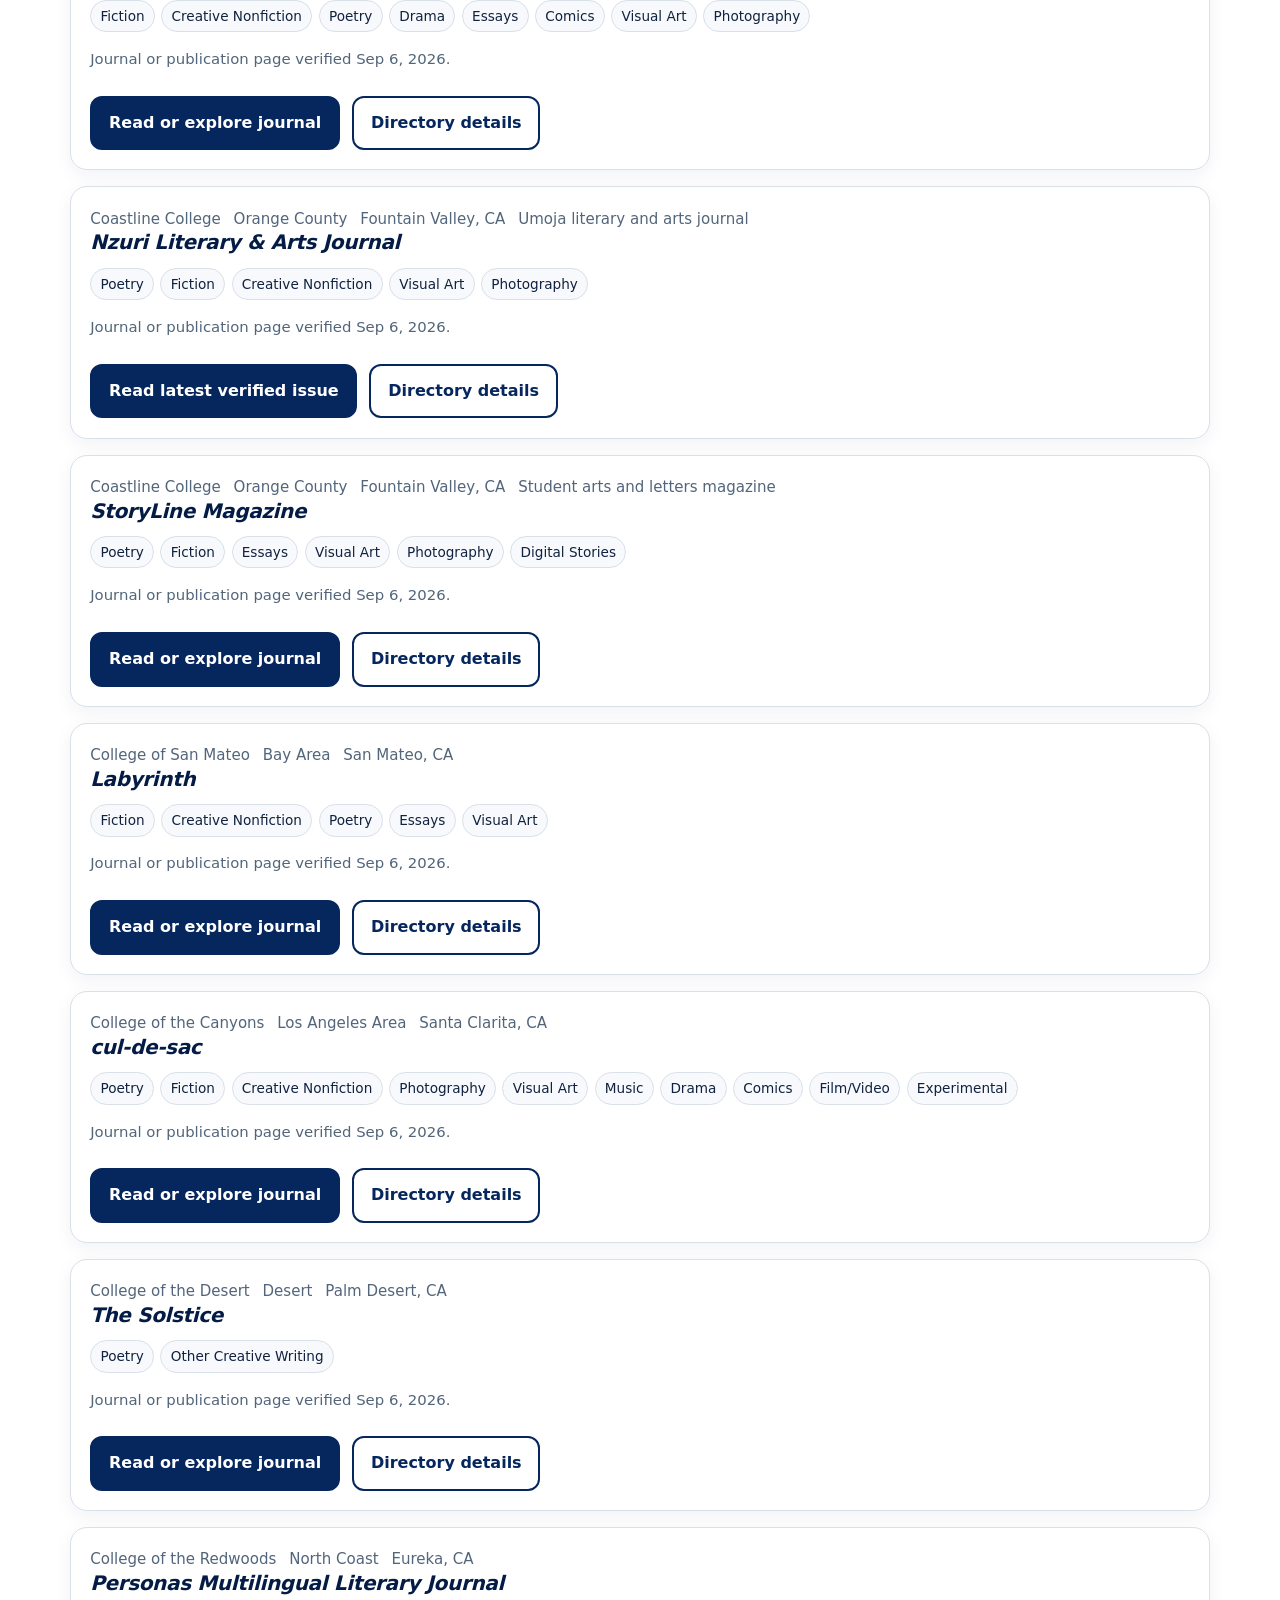
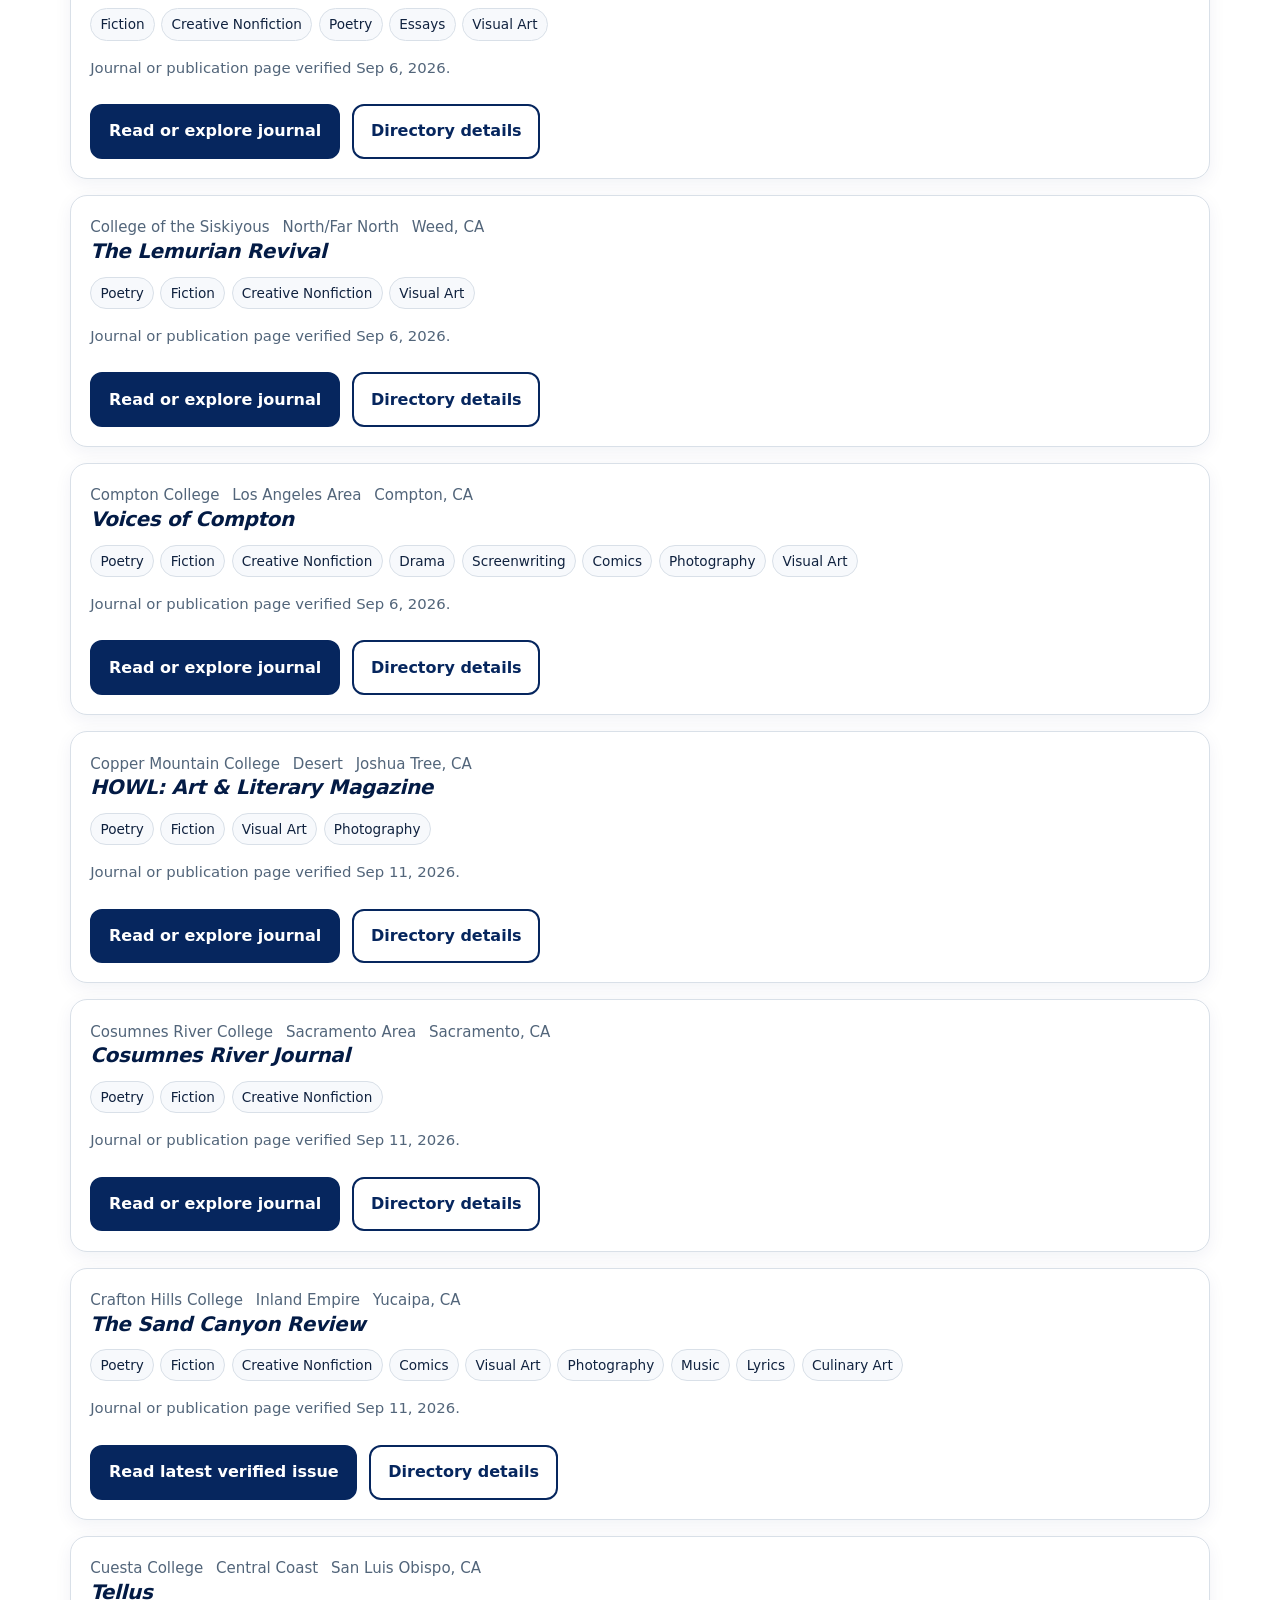
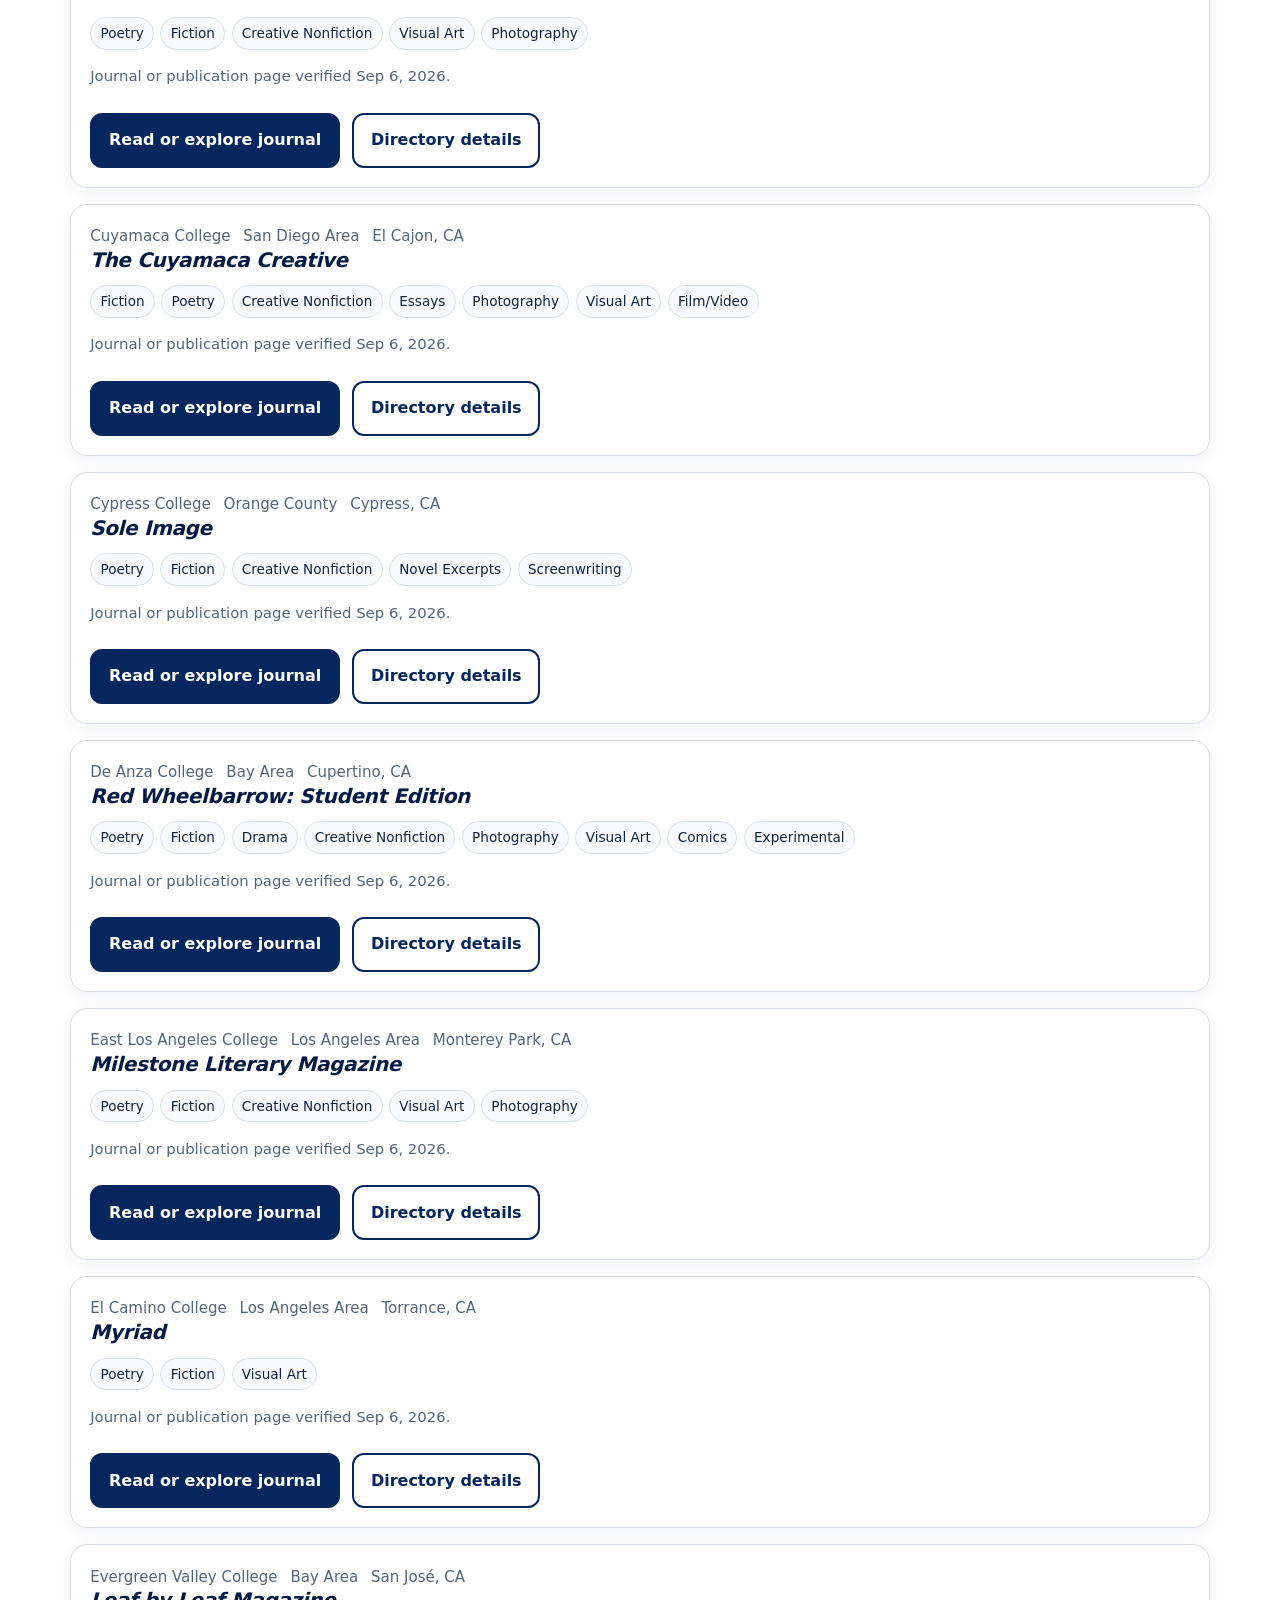
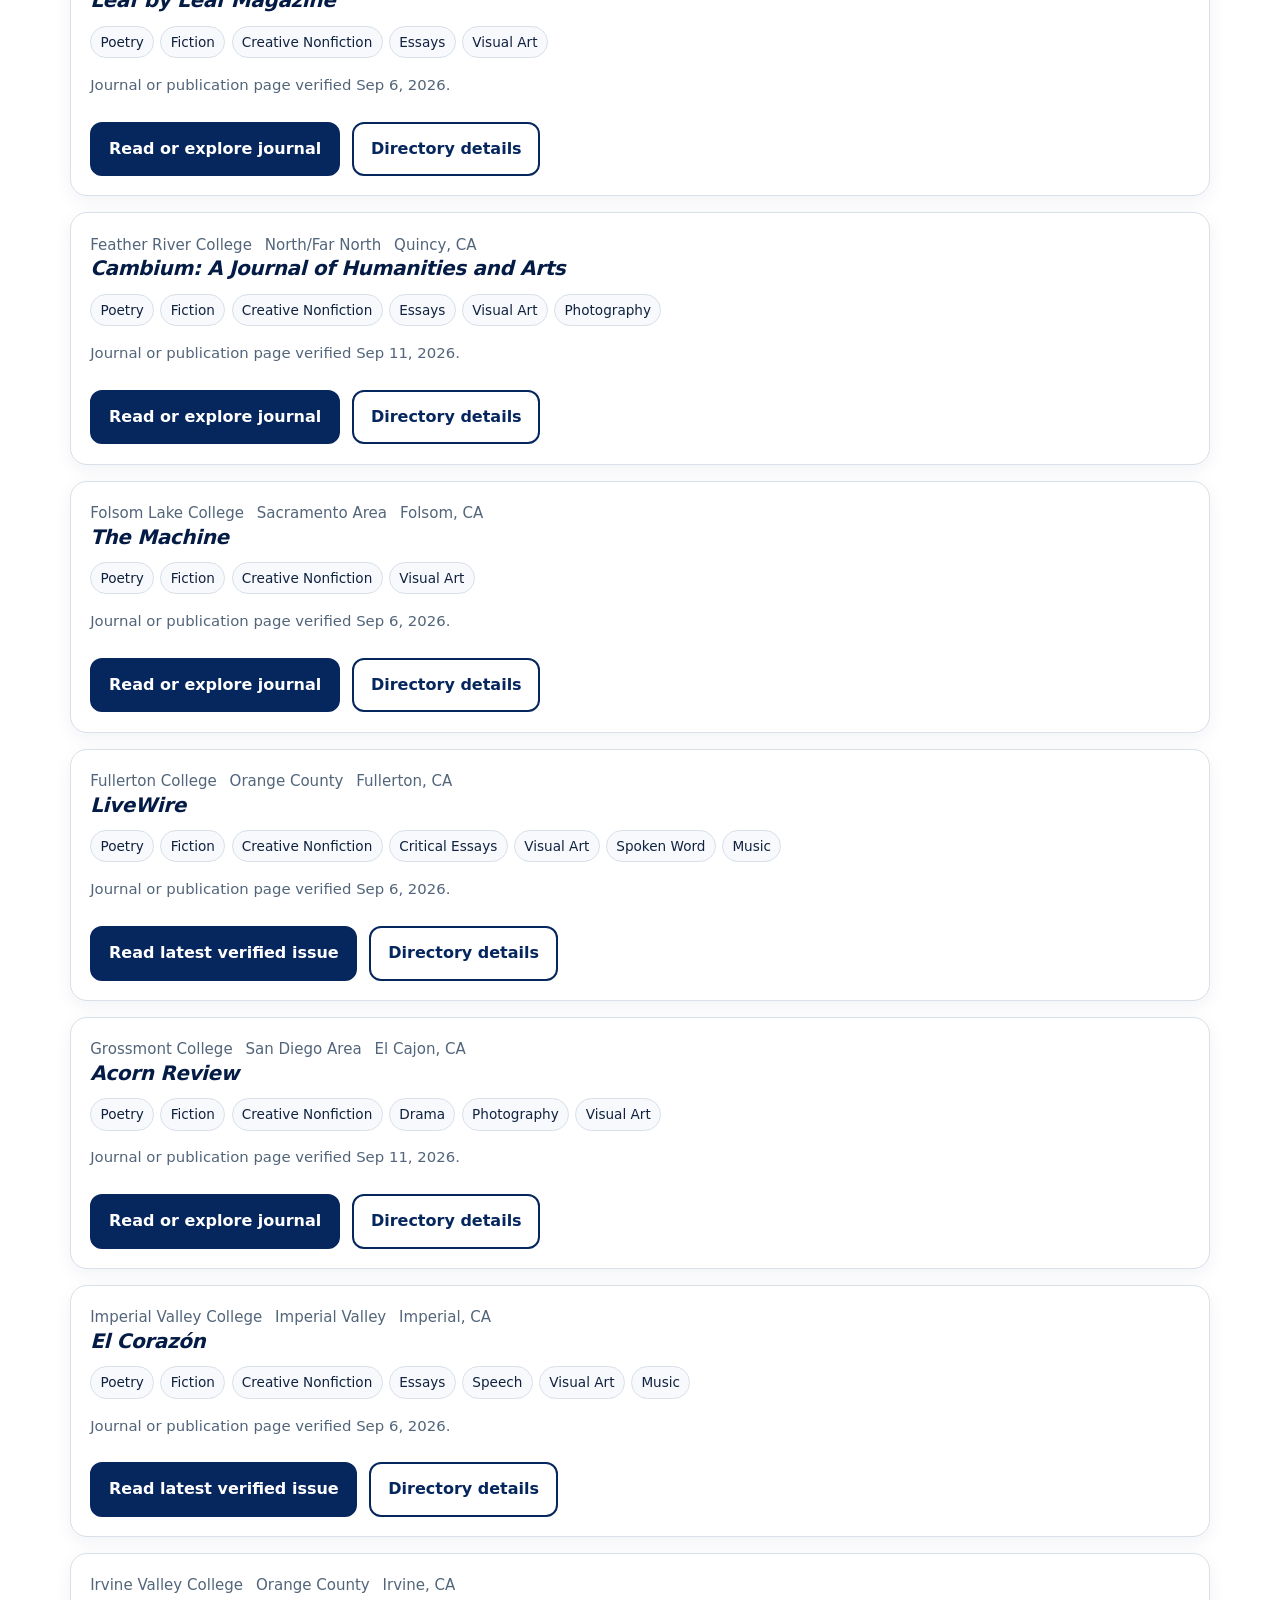
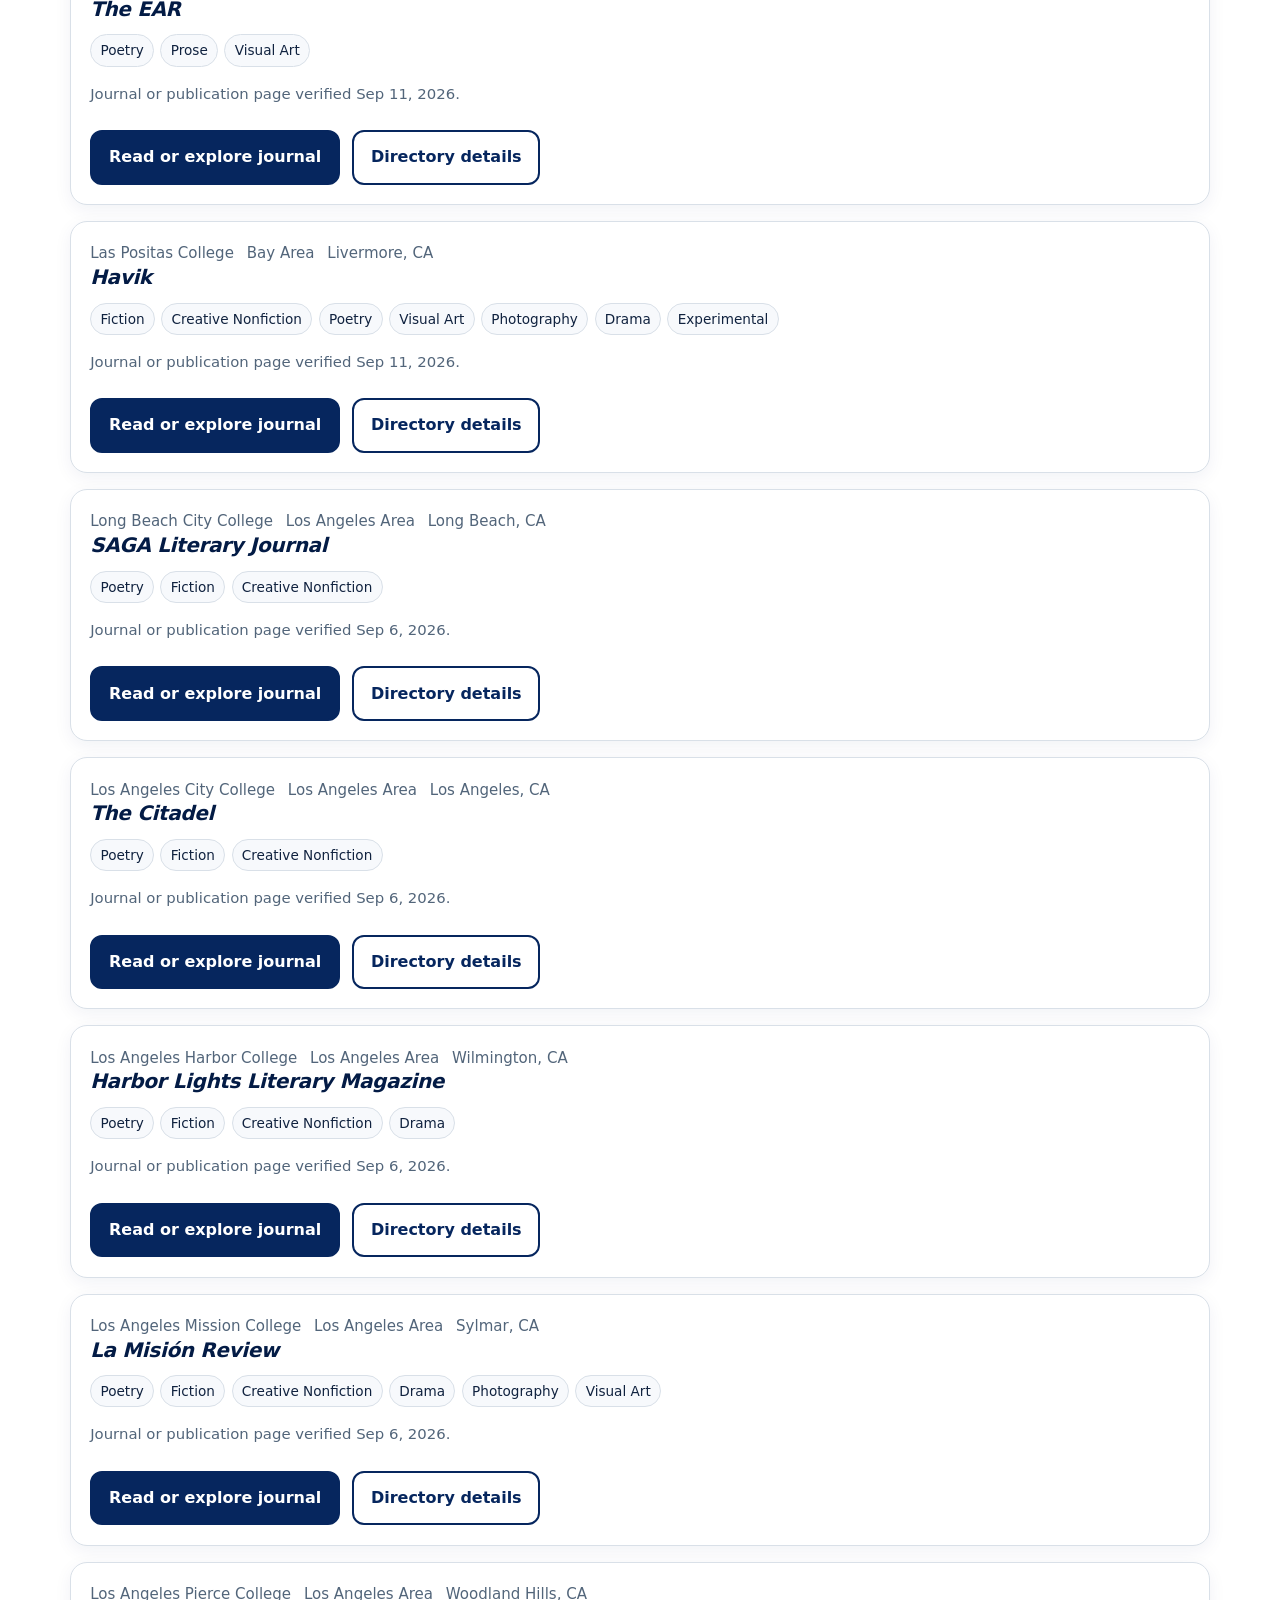
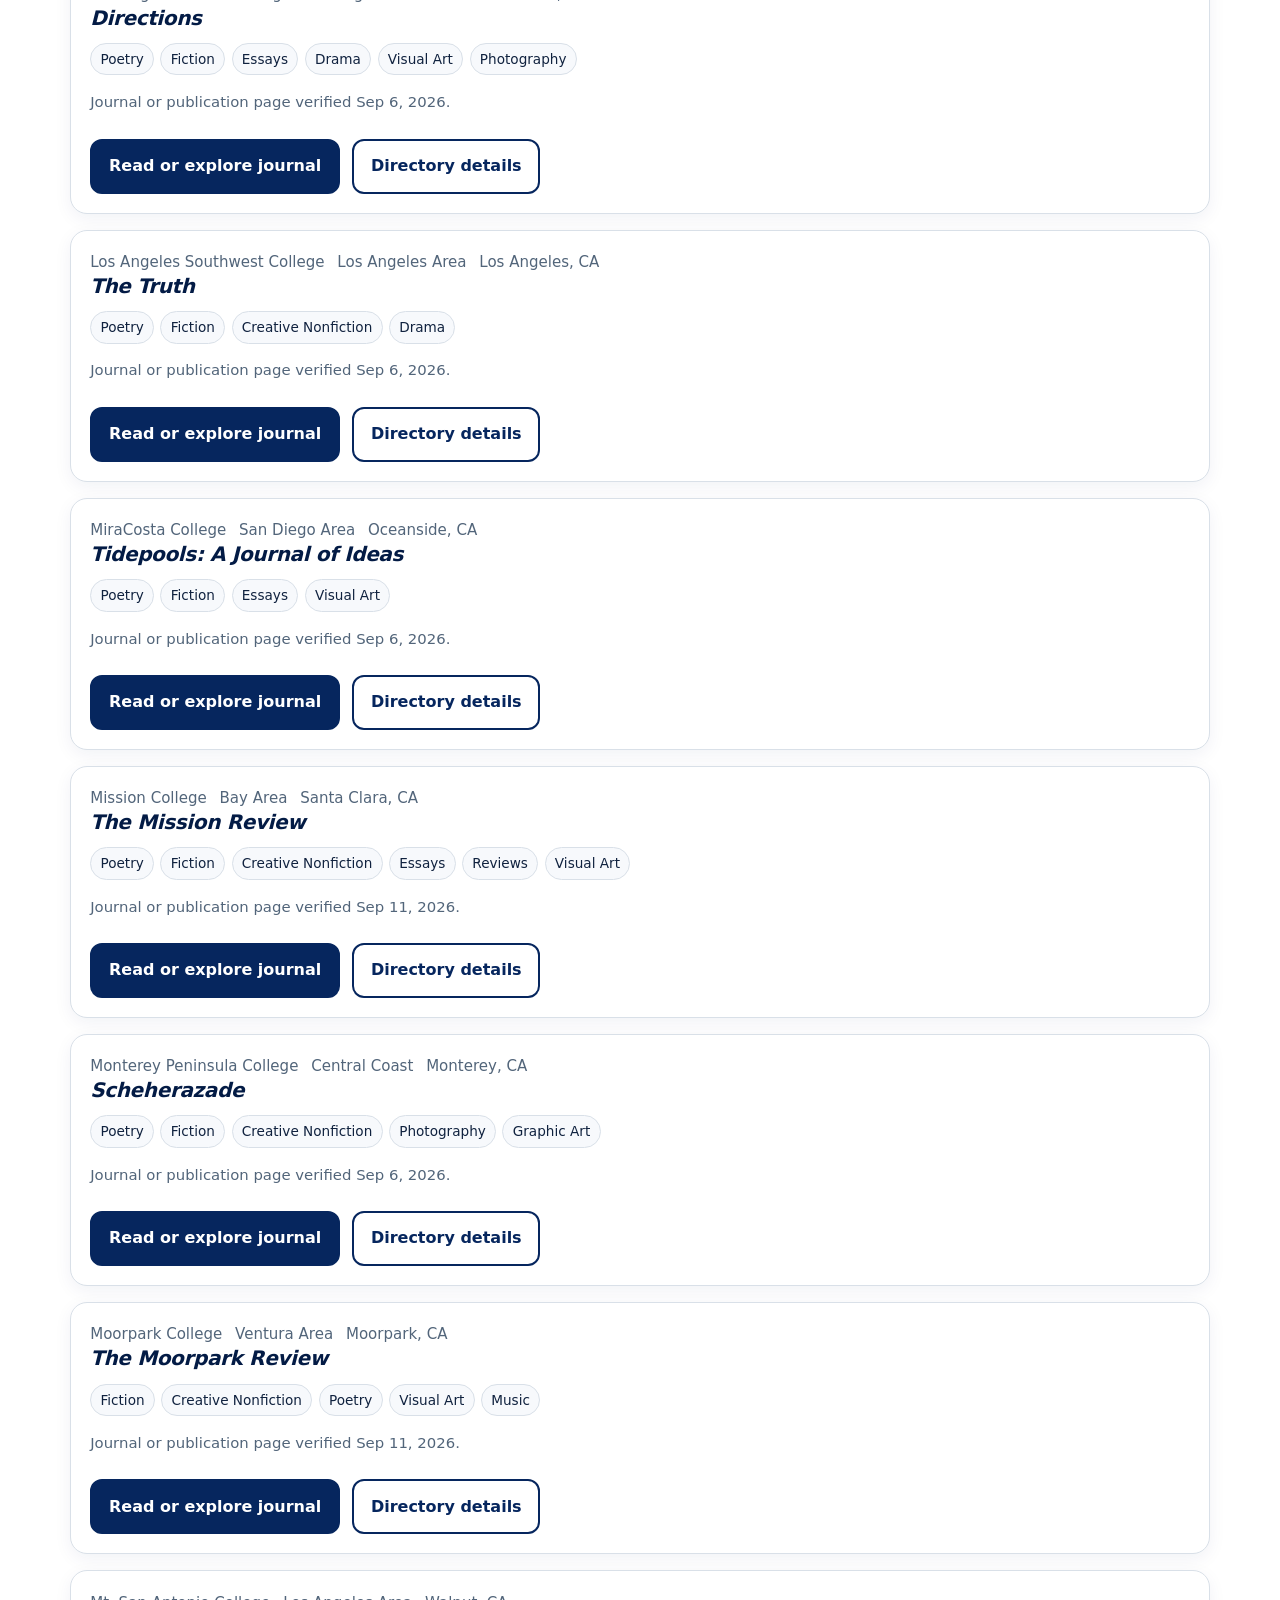
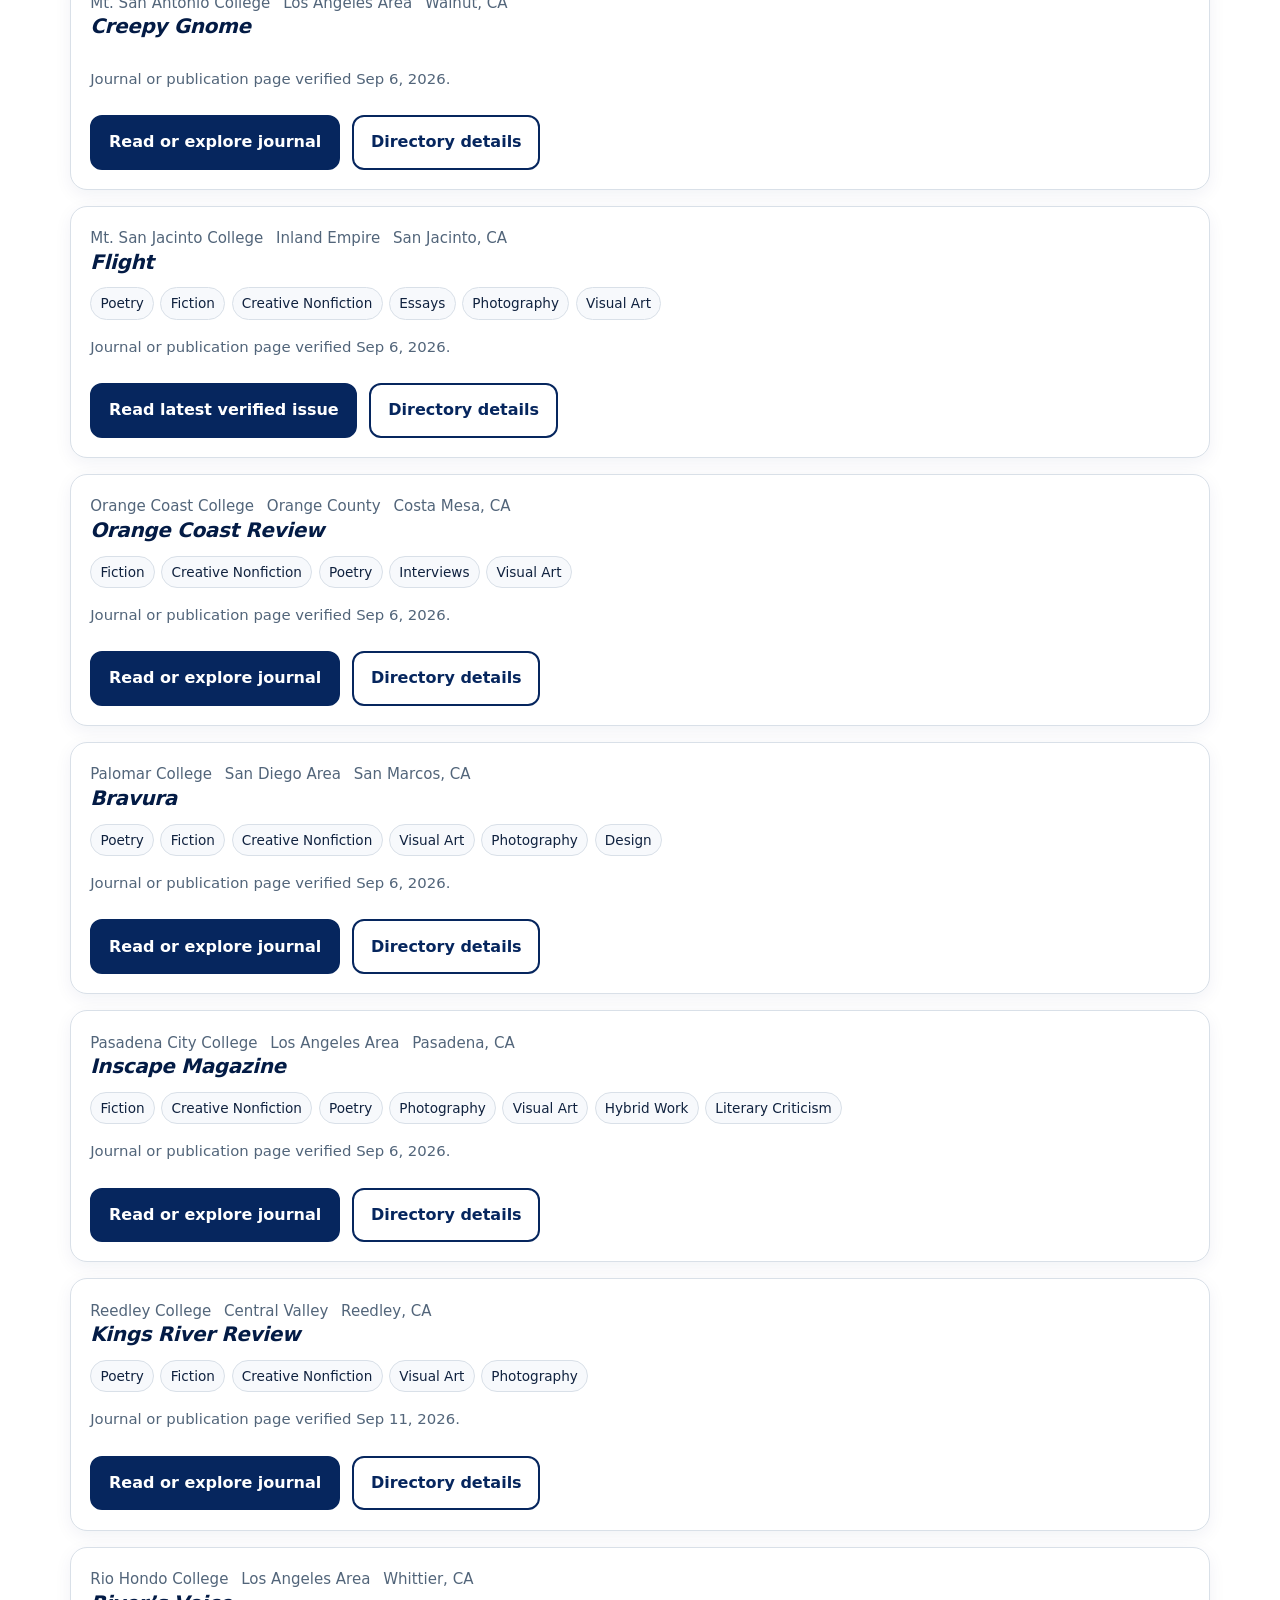
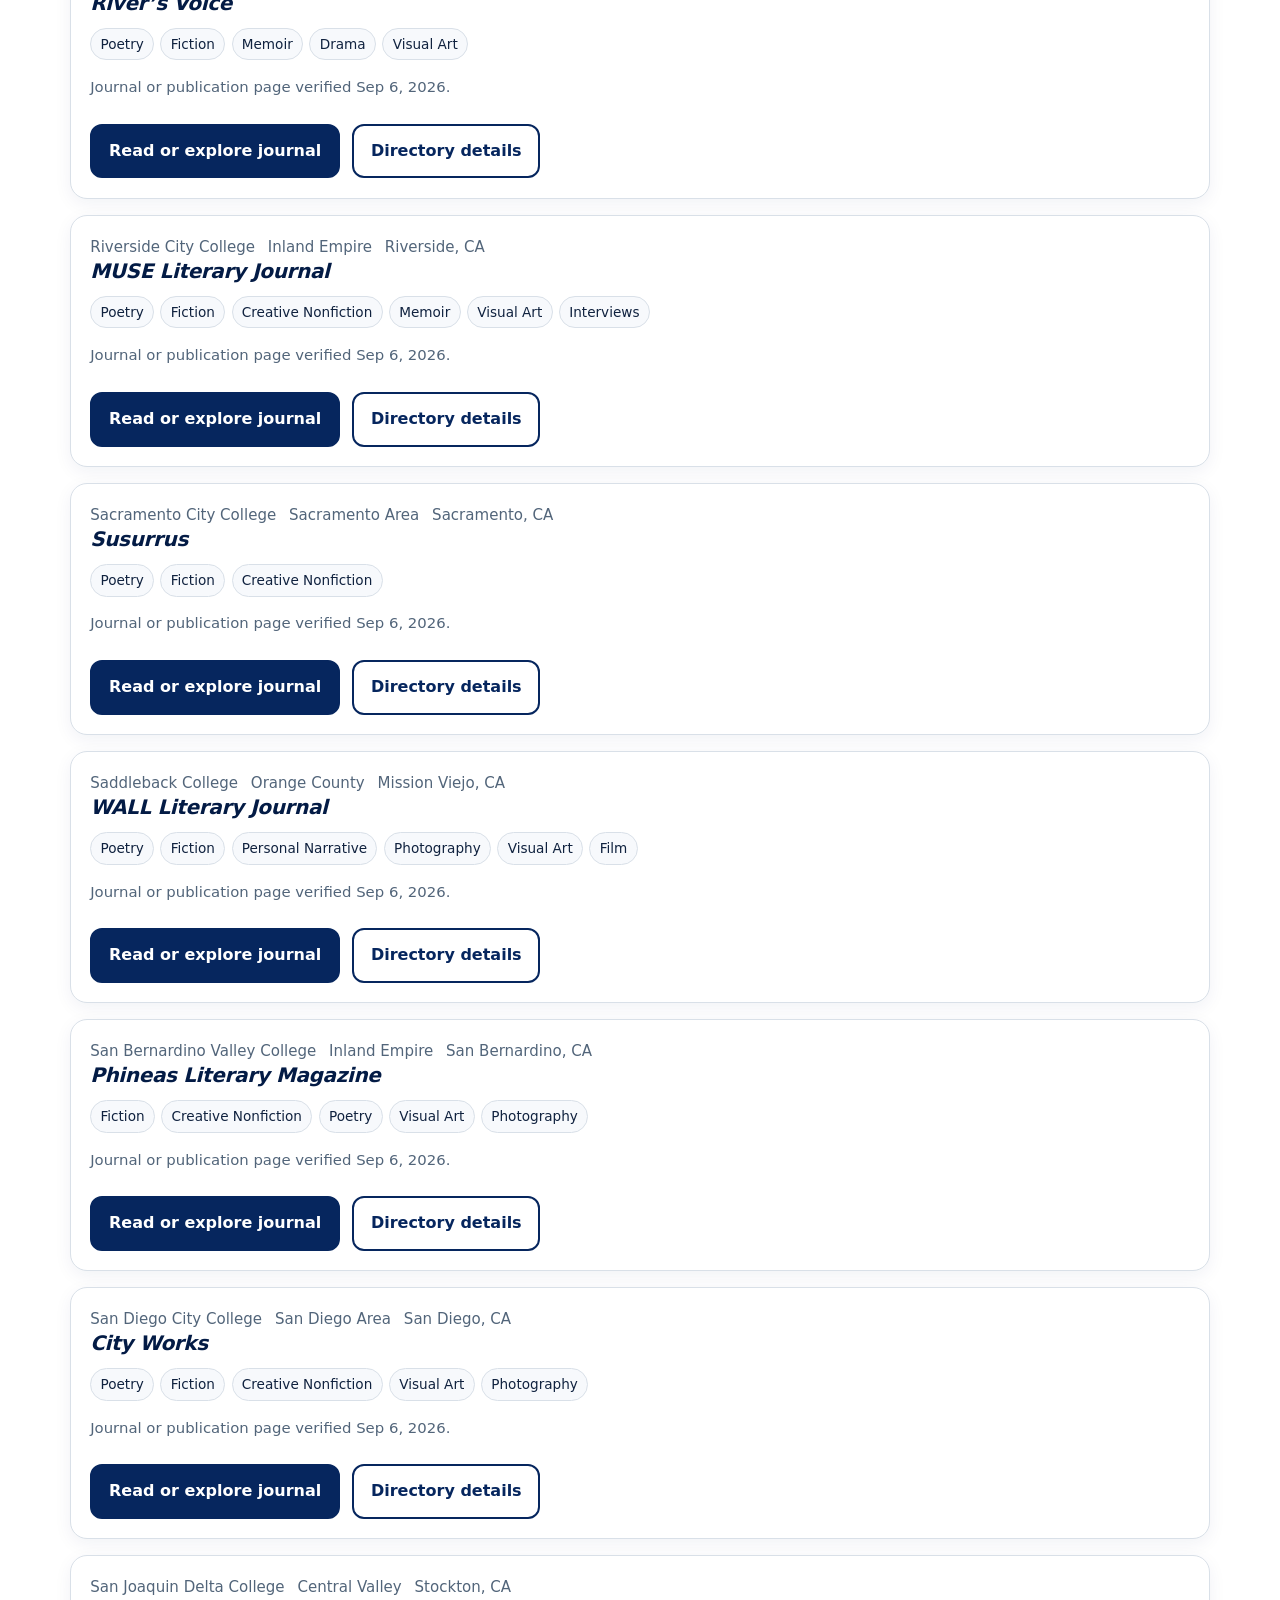
<file: read.html>
<!DOCTYPE html>

<html lang="en">
<head>
<meta charset="utf-8"/>
<meta content="width=device-width, initial-scale=1" name="viewport"/><meta content="default-src 'self'; script-src 'self' https://unpkg.com; style-src 'self' https://unpkg.com; img-src 'self' data: https://unpkg.com https://tile.openstreetmap.org; connect-src 'self'; font-src 'self'; object-src 'none'; base-uri 'self'; form-action 'self'; frame-src 'none'; media-src 'self'; worker-src 'none'; manifest-src 'self'; upgrade-insecure-requests" http-equiv="Content-Security-Policy"/><meta content="strict-origin-when-cross-origin" name="referrer"/>
<meta content="Browse verified California community college literary journals and read or explore their publication pages." name="description"/>
<title>Read CCC Writing | CCC Writers</title>
<link href="assets/images/favicon-48.png" rel="icon" sizes="48x48" type="image/png"/>
<link href="assets/images/apple-touch-icon.png" rel="apple-touch-icon" sizes="180x180"/>
<meta content="#06265e" name="theme-color"/>
<link href="assets/css/styles.css" rel="stylesheet"/>
</head>
<body>
<a class="skip-link" href="#main-content">Skip to main content</a>
<header class="site-header"><div class="header-inner"><a aria-label="CCC Writers home" class="brand" href="index.html"><img alt="" class="brand-icon" src="assets/images/ccc-writers-mark.png"/><span>CCC Writers</span></a><nav aria-label="Main navigation"><ul class="nav-list"><li><a href="journals.html">Journals</a></li><li><a href="submissions.html">Submit Your Work</a></li><li><a aria-current="page" href="read.html">Read CCC Writing</a></li><li><a href="events.html">Events</a></li><li><a href="pathways.html">Transfer Pathways</a></li><li><a href="journal-toolkit.html">Journal Toolkit</a></li><li><a href="contribute.html">Add or Update</a></li></ul></nav></div></header>
<main class="section" id="main-content"><div class="container">
<p class="eyebrow">See what CCC writers are making</p>
<h1>Read CCC Writing</h1>
<p class="lede">Browse literary journals connected to California community colleges. These links go to a journal home, archive, or publication page when one has been verified; they do not automatically mean the linked page is the newest issue.</p>
<div class="notice"><strong>Why this page exists:</strong> Finding somewhere to submit matters, but so does reading the work already being published across the system. Reading a journal before submitting is also one of the best ways to understand what it values.</div>
<section aria-labelledby="read-directory-heading" class="section-sm">
<h2 id="read-directory-heading">Browse Journals</h2>
<div class="toolbar">
<div class="field"><label for="read-search">Search journal, college, region, or genre</label><input id="read-search" placeholder="Try Bay Area, poetry, or La Misión Review" type="search"/></div>
<div class="field"><label for="read-region">Region</label><select id="read-region"><option value="">All regions</option></select></div>
<div class="field"><label for="read-genre">Genre</label><select id="read-genre"><option value="">All genres</option></select></div>
</div>
<p aria-live="polite" class="result-count" id="read-result-count" role="status"></p>
<div class="journal-list" id="read-journal-list"></div>
</section>
<section aria-labelledby="missing-reading-heading" class="section-sm callout"><h2 id="missing-reading-heading">Know a better issue or archive link?</h2><p>If a journal has moved, launched a new issue, or has a better public reading link, send the official source and we can update the directory.</p><a class="button secondary" data-community-form-link="" href="contribute.html">Send an update</a></section>
</div></main>
<footer class="site-footer"><div class="footer-inner"><p><strong>CCC Writers</strong> helps make California community college creative writing easier to find, read, enter, and sustain.</p><p><a href="about.html">About this project</a> · <a href="coverage.html">Statewide coverage</a></p><p><a href="privacy.html">Privacy</a> · <a href="accessibility.html">Accessibility</a> · <a data-accessibility-report-link="" href="mailto:karencrozer@gmail.com?subject=CCC%20Writers%20Accessibility%20Issue">Report an accessibility issue</a></p></div></footer>
<script src="data/journals-data.js"></script><script src="data/site-config-data.js"></script><script src="assets/js/site.js"></script><script src="assets/js/read.js"></script><script src="assets/js/community-links.js"></script>
</body>
</html>
</file>
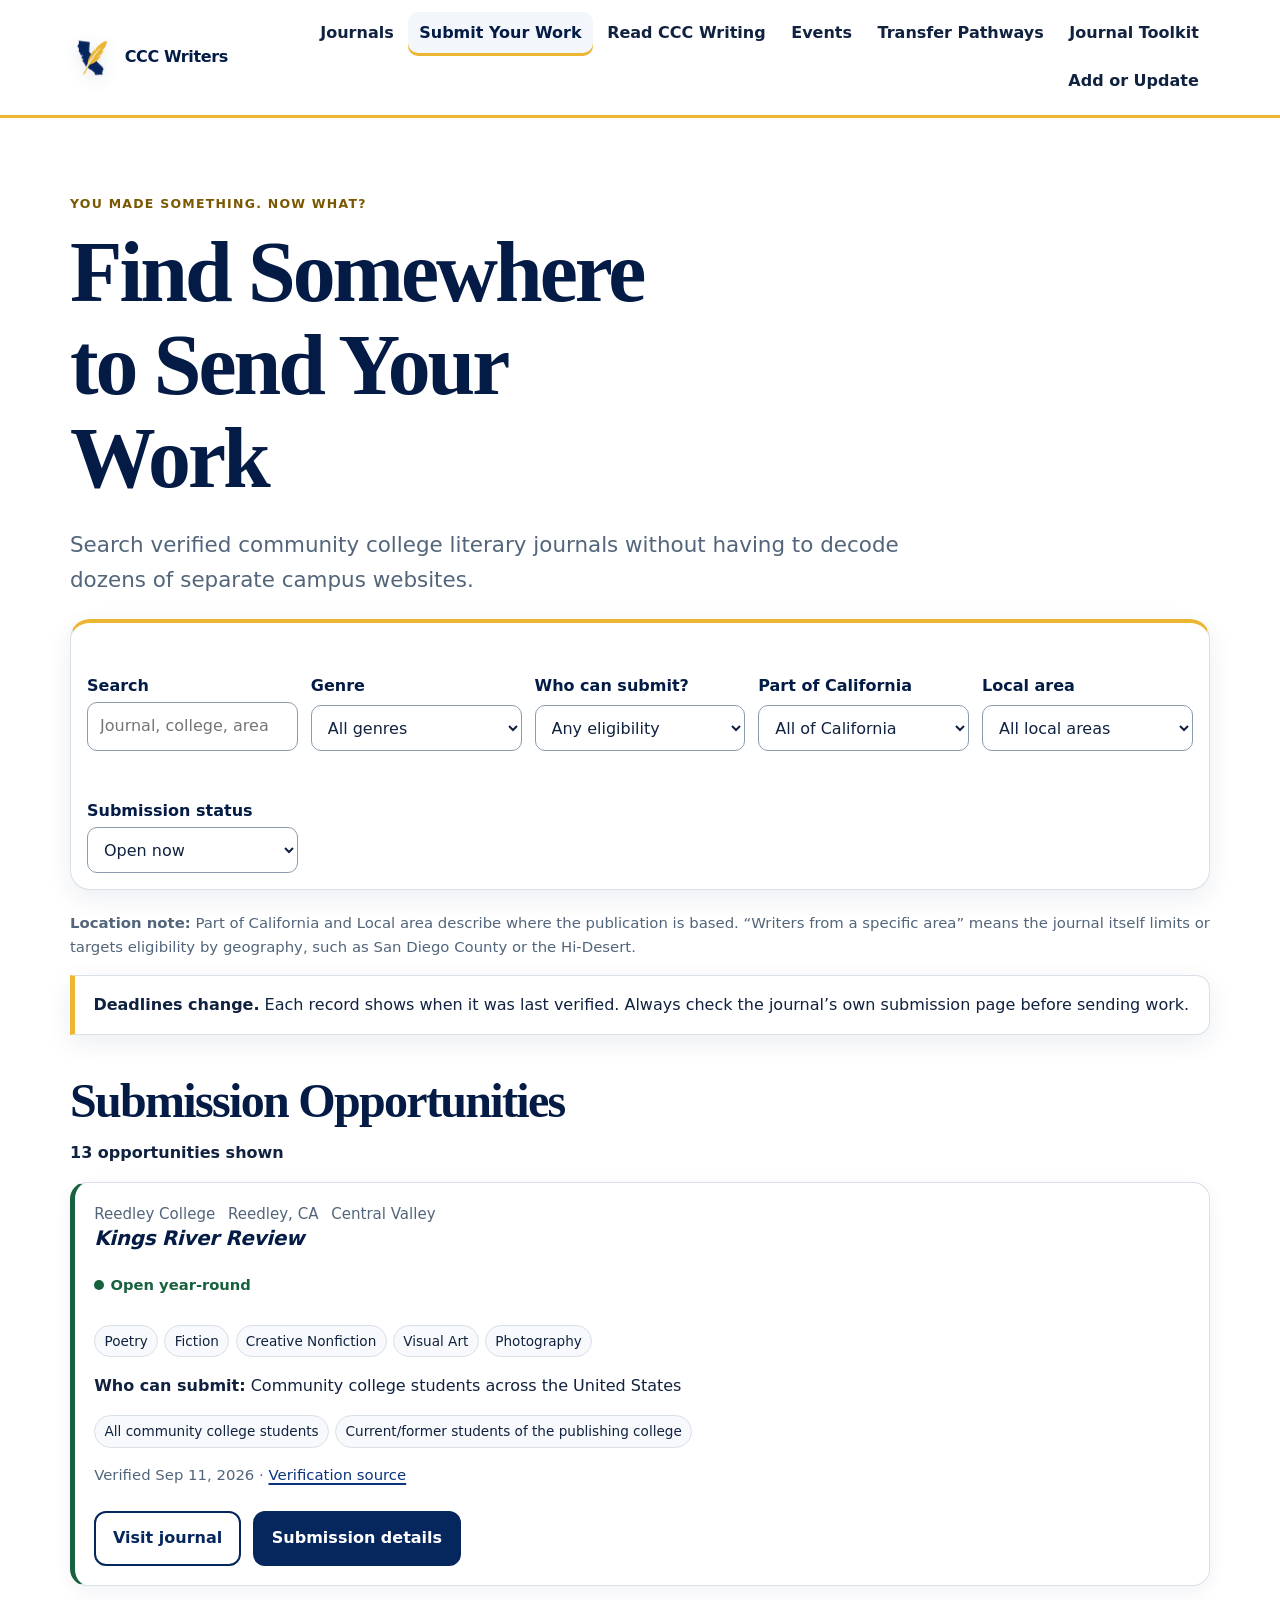
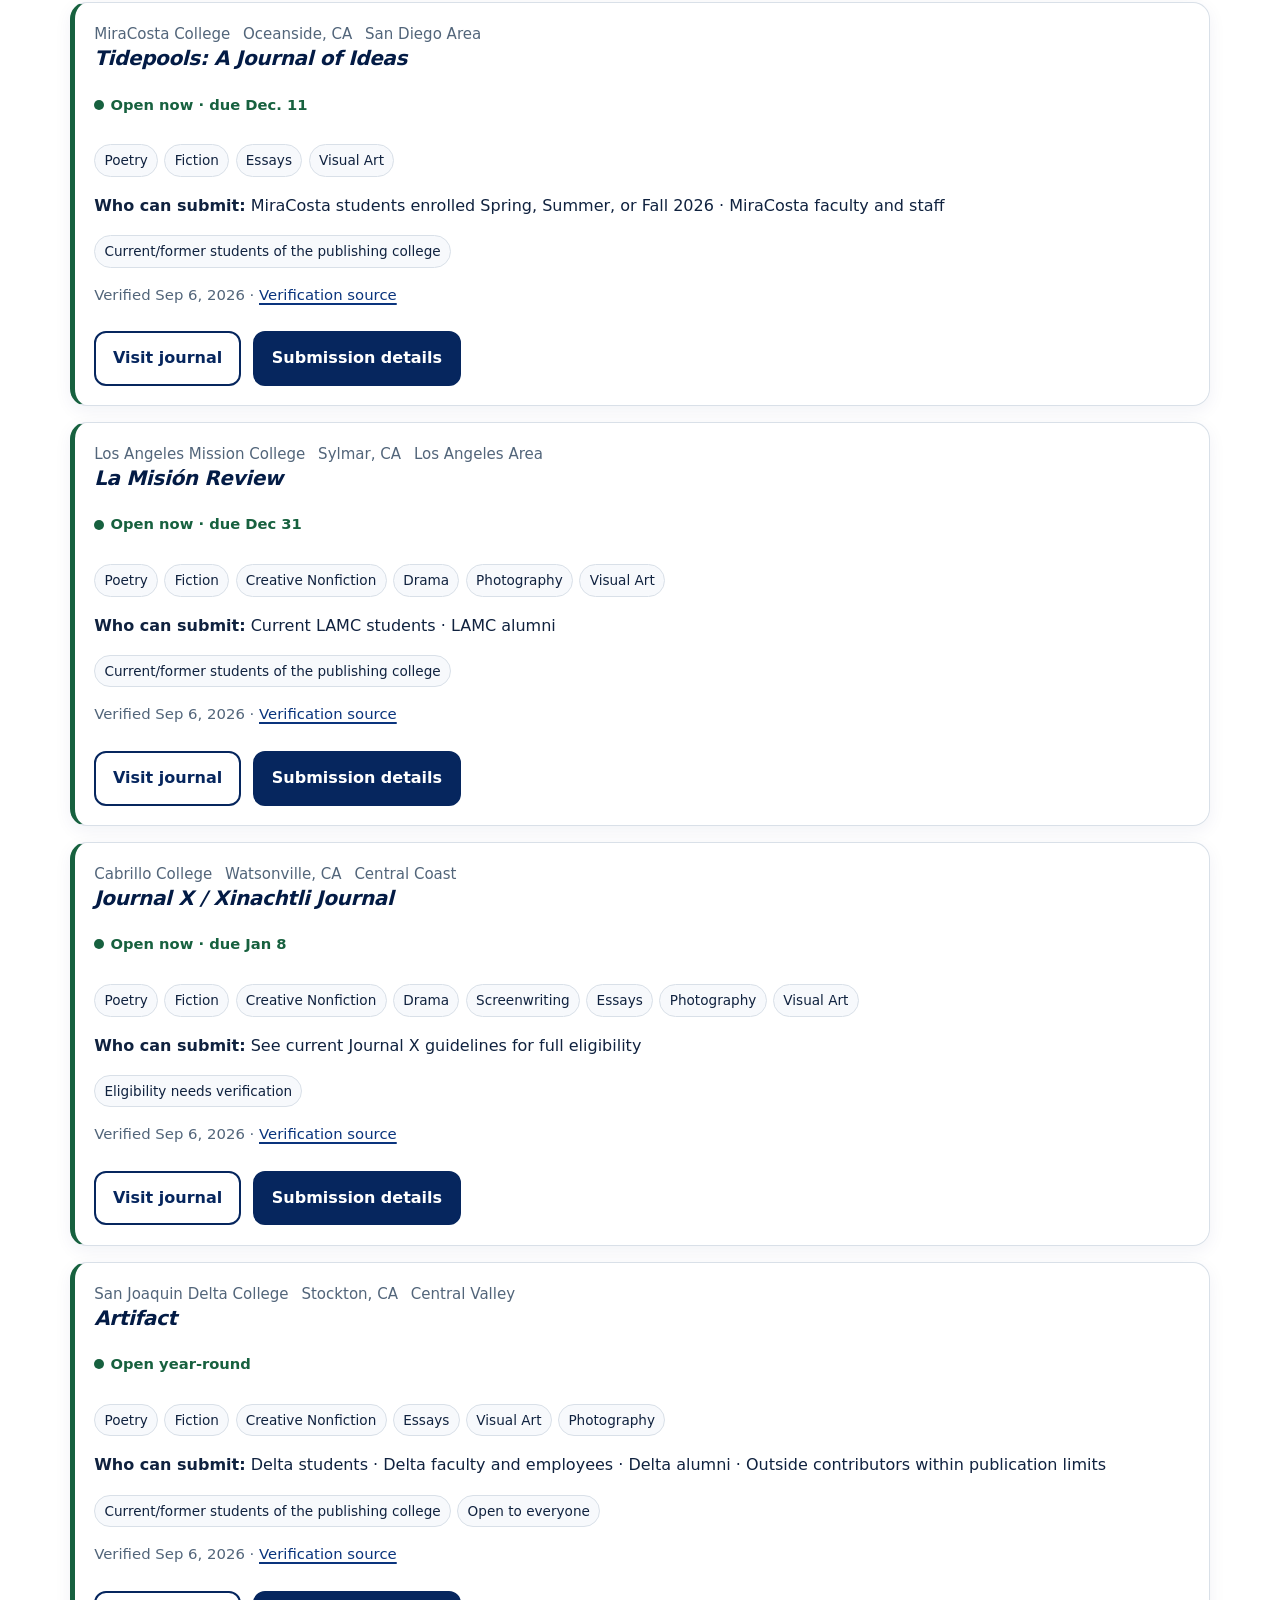
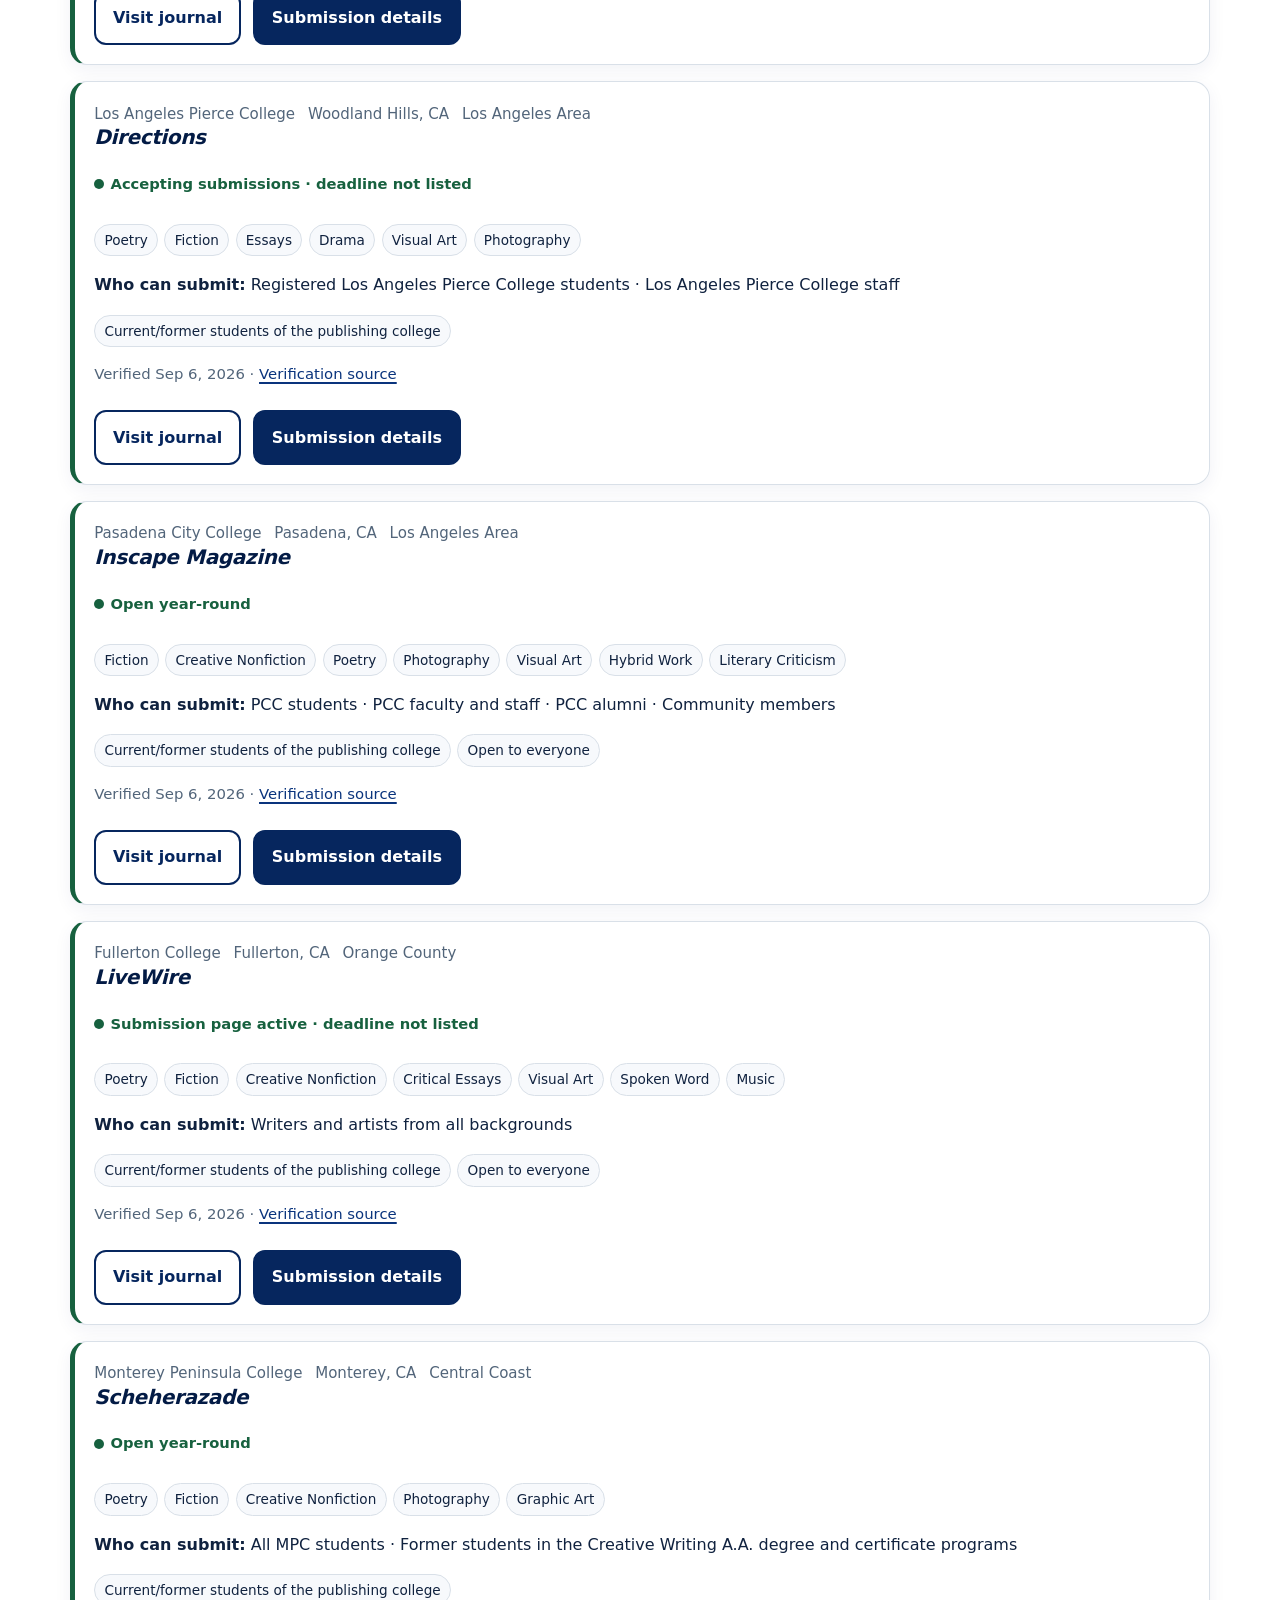
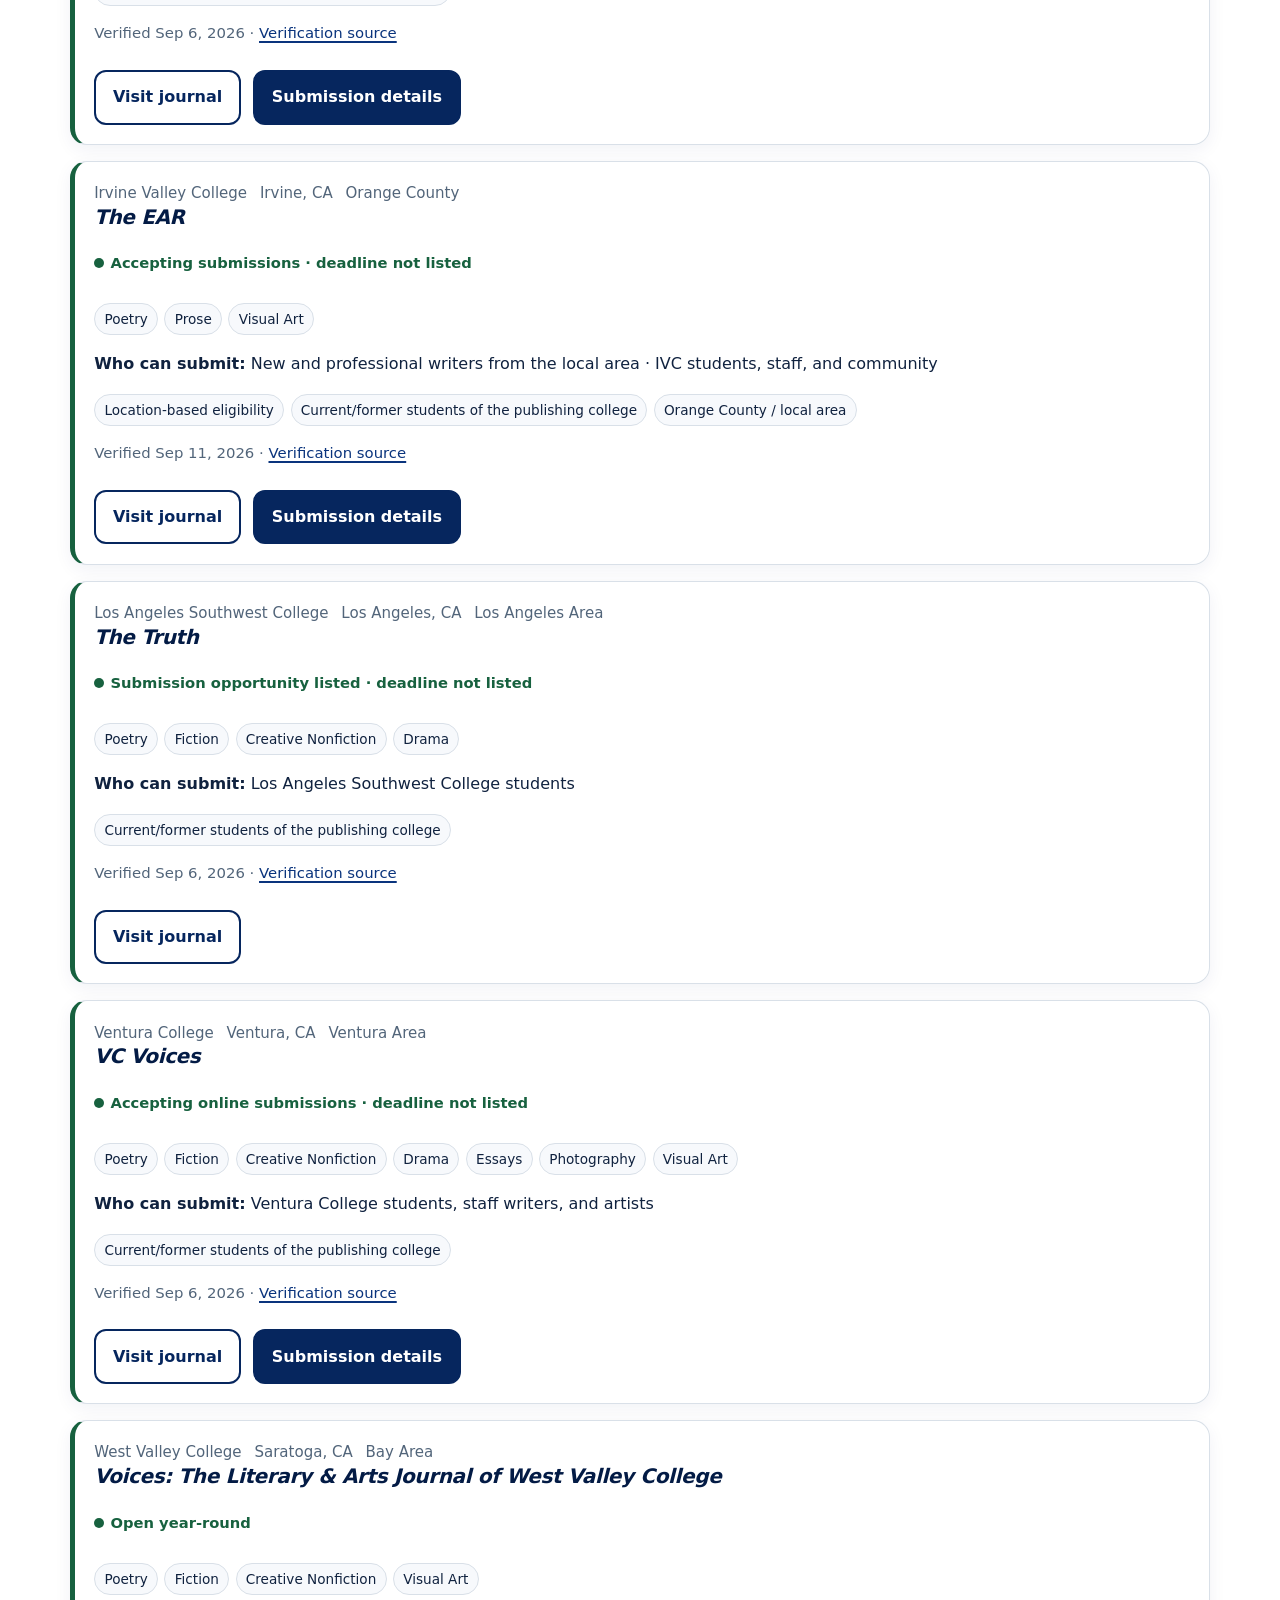
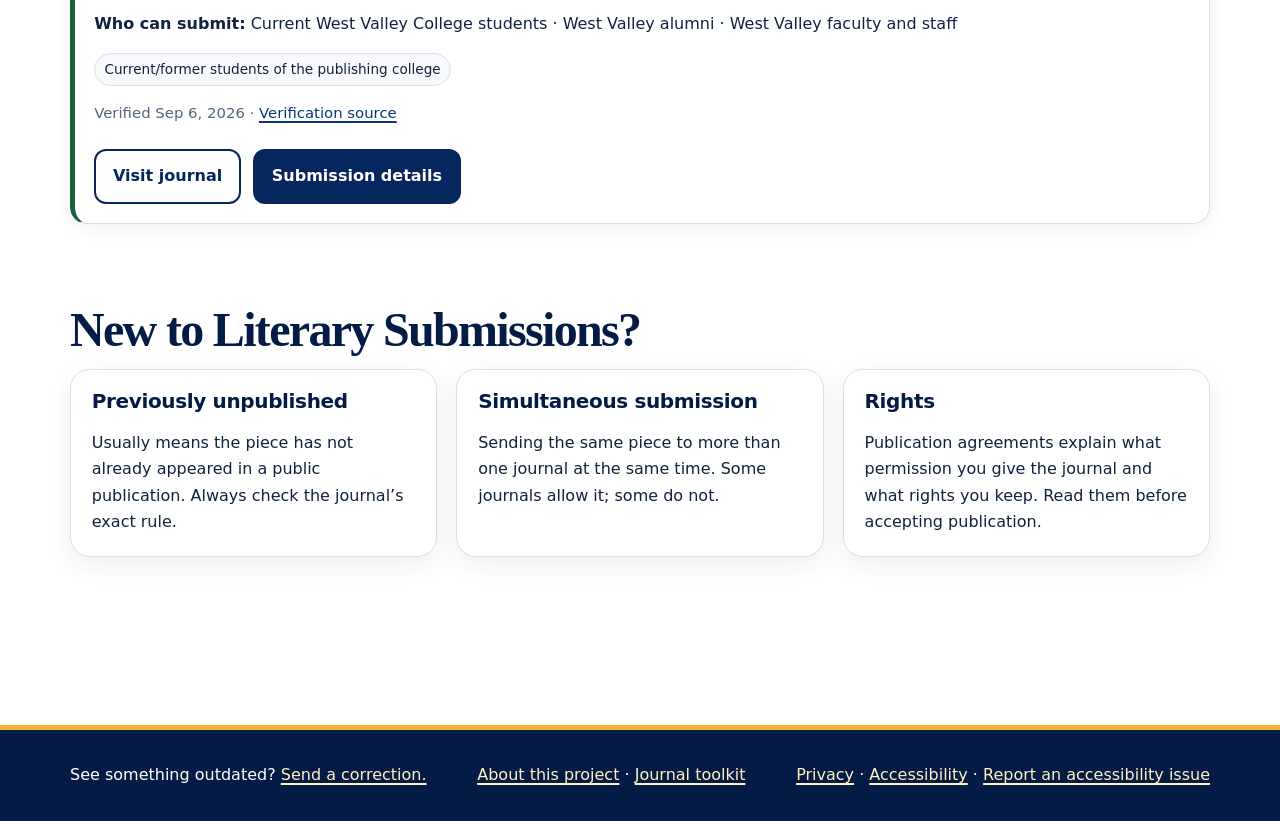
<file: submissions.html>
<!DOCTYPE html>

<html lang="en">
<head><meta charset="utf-8"/><meta content="width=device-width, initial-scale=1" name="viewport"/><meta content="default-src 'self'; script-src 'self' https://unpkg.com; style-src 'self' https://unpkg.com; img-src 'self' data: https://unpkg.com https://tile.openstreetmap.org; connect-src 'self'; font-src 'self'; object-src 'none'; base-uri 'self'; form-action 'self'; frame-src 'none'; media-src 'self'; worker-src 'none'; manifest-src 'self'; upgrade-insecure-requests" http-equiv="Content-Security-Policy"/><meta content="strict-origin-when-cross-origin" name="referrer"/><meta content="Find literary journals accepting creative work from community college writers." name="description"/><title>Submit Your Work | CCC Writers</title><link href="assets/images/favicon-48.png" rel="icon" sizes="48x48" type="image/png"/><link href="assets/images/apple-touch-icon.png" rel="apple-touch-icon" sizes="180x180"/><meta content="#06265e" name="theme-color"/><link href="assets/css/styles.css" rel="stylesheet"/></head>
<body>
<a class="skip-link" href="#main-content">Skip to main content</a>
<header class="site-header"><div class="header-inner"><a aria-label="CCC Writers home" class="brand" href="index.html"><img alt="" class="brand-icon" src="assets/images/ccc-writers-mark.png"/><span>CCC Writers</span></a><nav aria-label="Main navigation"><ul class="nav-list"><li><a href="journals.html">Journals</a></li><li><a aria-current="page" href="submissions.html">Submit Your Work</a></li><li><a href="read.html">Read CCC Writing</a></li><li><a href="events.html">Events</a></li><li><a href="pathways.html">Transfer Pathways</a></li><li><a href="journal-toolkit.html">Journal Toolkit</a></li><li><a href="contribute.html">Add or Update</a></li></ul></nav></div></header>
<main class="section" id="main-content"><div class="container">
<p class="eyebrow">You made something. Now what?</p><h1>Find Somewhere to Send Your Work</h1>
<p class="lede">Search verified community college literary journals without having to decode dozens of separate campus websites.</p>
<div class="toolbar">
<div class="field"><label for="submission-search">Search</label><input id="submission-search" placeholder="Journal, college, area, or eligibility" type="search"/></div>
<div class="field"><label for="submission-genre">Genre</label><select id="submission-genre"><option value="">All genres</option></select></div>
<div class="field"><label for="submission-audience">Who can submit?</label><select id="submission-audience"><option value="">Any eligibility</option><option value="all-ccc">All community college students</option><option value="location-based">Writers from a specific area</option><option value="college-students-alumni">Current/former students of the publishing college</option><option value="open-to-everyone">Open to everyone</option><option value="needs-verification">Eligibility still needs verification</option></select></div>
<div class="field"><label for="submission-broad-region">Part of California</label><select id="submission-broad-region"><option value="">All of California</option></select></div><div class="field"><label for="submission-region">Local area</label><select id="submission-region"><option value="">All local areas</option></select></div><div class="field"><label for="submission-status">Submission status</label><select id="submission-status"><option selected="" value="open">Open now</option><option value="soon">Upcoming deadline</option><option value="">Any status</option><option value="closed">Closed</option><option value="unknown">Deadline not verified</option></select></div>
</div>
<p class="small"><strong>Location note:</strong> Part of California and Local area describe where the publication is based. “Writers from a specific area” means the journal itself limits or targets eligibility by geography, such as San Diego County or the Hi-Desert.</p>
<div class="notice"><strong>Deadlines change.</strong> Each record shows when it was last verified. Always check the journal’s own submission page before sending work.</div>
<section aria-labelledby="opportunities-heading" class="section-sm"><h2 id="opportunities-heading">Submission Opportunities</h2><p aria-live="polite" class="result-count" id="submission-count"></p><div class="journal-list" id="submission-list"></div></section>
<section aria-labelledby="terms-heading" class="section-sm"><h2 id="terms-heading">New to Literary Submissions?</h2><div class="grid grid-3"><article class="card"><h3>Previously unpublished</h3><p>Usually means the piece has not already appeared in a public publication. Always check the journal’s exact rule.</p></article><article class="card"><h3>Simultaneous submission</h3><p>Sending the same piece to more than one journal at the same time. Some journals allow it; some do not.</p></article><article class="card"><h3>Rights</h3><p>Publication agreements explain what permission you give the journal and what rights you keep. Read them before accepting publication.</p></article></div></section>
</div></main>
<footer class="site-footer"><div class="footer-inner"><p>See something outdated? <a data-community-form-link="" href="contribute.html">Send a correction.</a></p><p><a href="about.html">About this project</a> · <a href="journal-toolkit.html">Journal toolkit</a></p><p><a href="privacy.html">Privacy</a> · <a href="accessibility.html">Accessibility</a> · <a data-accessibility-report-link="" href="mailto:karencrozer@gmail.com?subject=CCC%20Writers%20Accessibility%20Issue">Report an accessibility issue</a></p></div></footer>
<script src="data/journals-data.js"></script><script src="data/site-config-data.js"></script><script src="assets/js/site.js"></script><script src="assets/js/submissions.js"></script>
<script src="assets/js/community-links.js"></script>
</body></html>
</file>
<file: assets/css/styles.css>
:root {
  --ink: #10223f;
  --muted: #52657a;
  --paper: #ffffff;
  --surface: #ffffff;
  --surface-soft: #f7f9fc;
  --surface-blue: #f3f7fc;
  --navy: #06265e;
  --navy-mid: #0a347d;
  --navy-deep: #031b45;
  --gold: #ecb632;
  --gold-bright: #f2c24d;
  --gold-soft: #fff4cf;
  --gold-pale: #fffaf0;
  --gold-dark: #7a5700;
  --line: #d9e0e8;
  --line-blue: #cbd7e6;
  --focus: #f2c24d;
  --success: #17613f;
  --warning: #7a5700;
  --closed: #5f6874;
  --shadow: 0 18px 46px rgba(6, 38, 94, .12);
  --shadow-soft: 0 8px 26px rgba(6, 38, 94, .08);
  --radius: 20px;
  --max: 1180px;
}

* { box-sizing: border-box; }
html { scroll-behavior: smooth; }
body {
  margin: 0;
  font-family: Inter, ui-sans-serif, system-ui, -apple-system, BlinkMacSystemFont, "Segoe UI", sans-serif;
  color: var(--ink);
  background: var(--paper);
  line-height: 1.65;
}
img, svg { max-width: 100%; }
a { color: var(--navy-mid); text-underline-offset: .2em; text-decoration-thickness: 1.5px; }
a:hover { text-decoration-thickness: 2.5px; }
button, input, select { font: inherit; }
button { cursor: pointer; }
:focus-visible {
  outline: 3px solid var(--focus);
  outline-offset: 3px;
  box-shadow: 0 0 0 2px var(--navy-deep);
}

.skip-link {
  position: absolute;
  left: 1rem;
  top: -5rem;
  z-index: 1000;
  background: var(--navy-deep);
  color: white;
  padding: .75rem 1rem;
  border-radius: 0 0 10px 10px;
}
.skip-link:focus { top: 0; }

.site-header {
  border-bottom: 3px solid var(--gold);
  background: rgba(255, 255, 255, .97);
  backdrop-filter: blur(10px);
  position: sticky;
  top: 0;
  z-index: 50;
}
.header-inner {
  max-width: var(--max);
  margin: 0 auto;
  display: flex;
  gap: 1.25rem;
  align-items: center;
  justify-content: space-between;
  padding: .72rem 1.25rem;
}
.brand {
  display: inline-flex;
  align-items: center;
  gap: .72rem;
  color: var(--navy-deep);
  font-weight: 860;
  text-decoration: none;
  letter-spacing: -.025em;
  white-space: nowrap;
}
.brand-icon {
  width: 2.7rem;
  height: 2.7rem;
  flex: 0 0 auto;
  object-fit: contain;
  filter: drop-shadow(0 4px 8px rgba(6, 38, 94, .12));
}
.nav-list {
  display: flex;
  flex-wrap: wrap;
  justify-content: flex-end;
  gap: .2rem;
  margin: 0;
  padding: 0;
  list-style: none;
}
.nav-list a {
  display: inline-block;
  padding: .56rem .7rem;
  border-radius: 10px;
  color: var(--ink);
  text-decoration: none;
  font-weight: 720;
}
.nav-list a[aria-current="page"], .nav-list a:hover {
  background: var(--surface-blue);
  color: var(--navy-deep);
  box-shadow: inset 0 -3px 0 var(--gold);
}

main { min-height: 70vh; }
.container { max-width: var(--max); margin: 0 auto; padding: 0 1.25rem; }
.section { padding: 4rem 0; }
.section-sm { padding: 2.5rem 0; }
.eyebrow {
  font-weight: 850;
  text-transform: uppercase;
  letter-spacing: .1em;
  font-size: .78rem;
  color: var(--gold-dark);
}
h1, h2 {
  font-family: Georgia, "Times New Roman", serif;
  color: var(--navy-deep);
  line-height: 1.08;
  letter-spacing: -.035em;
}
h3 { color: var(--navy-deep); line-height: 1.18; letter-spacing: -.018em; }
h1 { font-size: clamp(2.5rem, 6.7vw, 5.6rem); margin: .35rem 0 1rem; max-width: 14ch; }
h2 { font-size: clamp(1.8rem, 4vw, 3rem); margin: 0 0 .8rem; }
h3 { font-size: 1.25rem; margin: 0 0 .45rem; }
.lede { font-size: clamp(1.1rem, 2vw, 1.34rem); max-width: 65ch; color: var(--muted); }
.small { font-size: .93rem; color: var(--muted); }

.hero {
  padding: 5.3rem 0 4.5rem;
  overflow: hidden;
  background:
    radial-gradient(circle at 92% 5%, rgba(236, 182, 50, .08), transparent 20%),
    radial-gradient(circle at 5% 96%, rgba(6, 38, 94, .07), transparent 27%),
    linear-gradient(145deg, #ffffff 0%, #ffffff 72%, #f5f8fc 100%);
  border-bottom: 1px solid var(--line);
}
.hero-layout {
  display: grid;
  grid-template-columns: minmax(0, 1.25fr) minmax(280px, .75fr);
  gap: 3rem;
  align-items: center;
}
.hero-visual {
  min-height: 350px;
  display: grid;
  place-items: center;
  position: relative;
}
.hero-visual::before {
  content: "";
  position: absolute;
  width: 315px;
  height: 315px;
  border-radius: 42% 58% 57% 43% / 48% 43% 57% 52%;
  background: linear-gradient(145deg, var(--navy), var(--navy-mid));
  transform: rotate(-5deg);
  box-shadow: var(--shadow);
}
.hero-visual::after {
  content: "";
  position: absolute;
  width: 255px;
  height: 255px;
  border-radius: 50%;
  background: rgba(255,255,255,.97);
  border: 4px solid var(--gold);
  box-shadow: inset 0 0 0 1px rgba(122,87,0,.12);
}
.hero-icon {
  width: min(63%, 205px);
  position: relative;
  z-index: 2;
  filter: drop-shadow(0 12px 18px rgba(6, 38, 94, .16));
}
.hero-actions, .button-row { display: flex; flex-wrap: wrap; gap: .75rem; margin-top: 1.5rem; }
.button {
  display: inline-flex;
  align-items: center;
  justify-content: center;
  gap: .4rem;
  min-height: 46px;
  padding: .76rem 1.05rem;
  border-radius: 12px;
  border: 2px solid var(--navy);
  background: var(--navy);
  color: white;
  text-decoration: none;
  font-weight: 800;
}
.button:hover { background: var(--navy-deep); border-color: var(--navy-deep); }
.button.secondary { background: white; color: var(--navy); }
.button.secondary:hover { background: var(--surface-blue); }

.grid { display: grid; gap: 1.2rem; }
.grid-4 { grid-template-columns: repeat(4, minmax(0,1fr)); }
.grid-3 { grid-template-columns: repeat(3, minmax(0,1fr)); }
.grid-2 { grid-template-columns: repeat(2, minmax(0,1fr)); }
.card {
  background: var(--surface);
  border: 1px solid var(--line);
  border-radius: var(--radius);
  padding: 1.3rem;
  box-shadow: var(--shadow-soft);
}
.card p:last-child { margin-bottom: 0; }
.card-link { color: inherit; text-decoration: none; display: block; height: 100%; }
.card-link:hover h3 { text-decoration: underline; text-underline-offset: .2em; }
.card-link:hover .icon-box { background: var(--surface-blue); color: var(--navy-deep); border-color: var(--gold); }
.icon-box {
  width: 2.8rem;
  height: 2.8rem;
  display: grid;
  place-items: center;
  border-radius: 13px;
  background: white;
  color: var(--navy-deep);
  font-weight: 900;
  margin-bottom: .9rem;
  border: 2px solid var(--gold);
}
.emoji-icon {
  font-size: 1.4rem;
  line-height: 1;
  font-family: "Apple Color Emoji", "Segoe UI Emoji", "Noto Color Emoji", sans-serif;
}
.feature-card { border-top: 5px solid var(--gold); }
.feature-card.sky { border-top-color: var(--navy-mid); }

.stats {
  display: grid;
  grid-template-columns: repeat(3, minmax(0, 1fr));
  gap: 1rem;
  margin-top: 2rem;
}
.stat {
  padding: 1rem;
  border-left: 4px solid var(--gold);
  background: rgba(255,255,255,.91);
  border-radius: 0 12px 12px 0;
  box-shadow: var(--shadow-soft);
}
.stat strong { display: block; font-size: 1.7rem; line-height: 1.1; color: var(--navy-deep); }

.toolbar {
  display: grid;
  grid-template-columns: repeat(auto-fit, minmax(180px, 1fr));
  gap: .8rem;
  padding: 1rem;
  border: 1px solid var(--line);
  border-top: 4px solid var(--gold);
  border-radius: var(--radius);
  background: var(--surface);
  margin: 1.3rem 0;
  box-shadow: var(--shadow-soft);
}
.field label { display: block; font-weight: 780; margin-bottom: .35rem; color: var(--navy-deep); }
.field input, .field select {
  width: 100%;
  min-height: 46px;
  padding: .65rem .75rem;
  border: 1px solid #8b9bae;
  border-radius: 10px;
  background: white;
  color: var(--ink);
}

/* Keep filter controls aligned even when labels wrap to different line counts. */
.toolbar .field {
  display: flex;
  flex-direction: column;
  min-width: 0;
}
.toolbar .field label {
  display: flex;
  align-items: flex-end;
  min-height: 3.55rem;
  margin-bottom: .4rem;
  line-height: 1.25;
}
.toolbar .field input,
.toolbar .field select {
  margin-top: auto;
}

.result-count { font-weight: 750; margin: .7rem 0 1rem; }

.map-wrap {
  border: 1px solid var(--line-blue);
  border-radius: var(--radius);
  overflow: hidden;
  background: var(--surface-blue);
  box-shadow: var(--shadow);
}
#journal-map { min-height: 500px; }
.map-note { padding: .9rem 1rem; border-top: 1px solid var(--line); margin: 0; background: white; }

.journal-list, .program-list, .event-list { display: grid; gap: 1rem; }
.journal-card, .program-card, .event-card {
  background: white;
  border: 1px solid var(--line);
  border-radius: 17px;
  padding: 1.2rem;
  box-shadow: 0 5px 18px rgba(6, 38, 94, .06);
}
.journal-card:has(.status.open) { border-left: 5px solid var(--success); }
.meta { display: flex; flex-wrap: wrap; gap: .5rem .8rem; color: var(--muted); font-size: .94rem; }
.tag-list { display: flex; flex-wrap: wrap; gap: .4rem; margin: .8rem 0; padding: 0; list-style: none; }
.tag { background: #f7f9fc; border: 1px solid #d9e0e8; border-radius: 999px; padding: .25rem .58rem; font-size: .85rem; color: var(--ink); }
.status { display: inline-flex; align-items: center; gap: .4rem; font-weight: 820; font-size: .92rem; }
.status::before { content: ""; width: .62rem; height: .62rem; border-radius: 50%; background: currentColor; }
.status.open { color: var(--success); }
.status.soon { color: var(--warning); }
.status.closed, .status.unknown { color: var(--closed); }

.notice {
  border: 1px solid var(--line);
  border-left: 5px solid var(--gold);
  background: white;
  padding: 1rem 1.15rem;
  border-radius: 0 14px 14px 0;
  box-shadow: var(--shadow-soft);
}
.callout {
  position: relative;
  overflow: hidden;
  background: linear-gradient(135deg, var(--navy-deep), var(--navy));
  color: white;
  border-radius: 24px;
  padding: clamp(1.5rem, 4vw, 2.5rem);
  box-shadow: var(--shadow);
  border-top: 5px solid var(--gold);
}
.callout::after {
  content: "";
  position: absolute;
  width: 180px;
  height: 180px;
  right: -60px;
  top: -80px;
  border-radius: 50%;
  background: rgba(236,182,50,.13);
}
.callout h2, .callout h3, .callout p { color: white; }
.callout .button.secondary { border-color: white; color: var(--navy-deep); }
.empty-state {
  padding: 2rem;
  border: 2px dashed #b8aa78;
  border-radius: var(--radius);
  text-align: center;
  background: var(--surface);
}

.split { display: grid; grid-template-columns: 1.2fr .8fr; gap: 2rem; align-items: start; }
.check-list { padding-left: 1.2rem; }
.check-list li { margin-bottom: .58rem; }
.step-list { counter-reset: steps; display: grid; gap: .9rem; padding: 0; list-style: none; }
.step-list li {
  counter-increment: steps;
  display: grid;
  grid-template-columns: 2.5rem 1fr;
  gap: .85rem;
  align-items: start;
}
.step-list li::before {
  content: counter(steps);
  display: grid;
  place-items: center;
  width: 2.4rem;
  height: 2.4rem;
  border-radius: 50%;
  background: white;
  color: var(--navy-deep);
  font-weight: 900;
  border: 2px solid var(--gold);
}
.resource-list { display: grid; gap: .65rem; padding-left: 1.2rem; }

/* Transfer-pathway directory */
.pathway-summary { margin: 1.4rem 0 2rem; }
.pathway-summary .stat { background: white; }
.transfer-highlights { margin: 2rem 0 .5rem; }
.transfer-highlights .card { border-top: 4px solid var(--gold); }
.program-card.transfer-strong { border-top: 4px solid var(--gold); }
.program-card.transfer-guidance { border-top: 4px solid var(--navy-mid); }
.program-card .program-title { margin: .1rem 0 .45rem; }
.program-card .transfer-note { margin: .85rem 0 0; padding: .75rem .85rem; border-left: 3px solid var(--gold); background: #fbfcfe; }
.tag.transfer-tag { background: white; border-color: var(--gold); font-weight: 760; }
.tag.guidance-tag { background: var(--surface-blue); border-color: var(--line-blue); font-weight: 760; }
.research-note { max-width: 78ch; }

.site-footer {
  border-top: 5px solid var(--gold);
  margin-top: 4rem;
  background: var(--navy-deep);
  color: white;
}
.footer-inner { max-width: var(--max); margin: 0 auto; padding: 2rem 1.25rem; display: flex; gap: 2rem; justify-content: space-between; flex-wrap: wrap; }
.footer-inner p { margin: 0; max-width: 65ch; }
.site-footer a { color: #fff1c2; }

.sr-only {
  position: absolute;
  width: 1px;
  height: 1px;
  padding: 0;
  margin: -1px;
  overflow: hidden;
  clip: rect(0,0,0,0);
  white-space: nowrap;
  border: 0;
}

@media (hover: hover) {
  .card, .journal-card, .program-card, .event-card { transition: transform .18s ease, box-shadow .18s ease, border-color .18s ease; }
  .card:hover, .journal-card:hover, .program-card:hover, .event-card:hover { transform: translateY(-2px); box-shadow: var(--shadow); border-color: #d4bb66; }
}
@media (max-width: 1000px) {
  .header-inner { align-items: flex-start; flex-direction: column; gap: .45rem; }
  .nav-list { justify-content: flex-start; }
}
@media (max-width: 900px) {
  .grid-4, .grid-3 { grid-template-columns: repeat(2, minmax(0,1fr)); }
  .toolbar { grid-template-columns: repeat(2, minmax(0,1fr)); }
  .split, .hero-layout { grid-template-columns: 1fr; }
  .hero-visual { min-height: 260px; }
  .hero-visual::before { width: 245px; height: 245px; }
  .hero-visual::after { width: 198px; height: 198px; border-width: 4px; }
  .hero-icon { width: 155px; }
  .site-header { position: static; }
}
@media (max-width: 620px) {
  .grid-4, .grid-3, .grid-2, .stats, .toolbar { grid-template-columns: 1fr; }
  .toolbar .field label { min-height: 0; }
  .hero { padding-top: 3.4rem; }
  h1 { font-size: clamp(2.35rem, 12vw, 4rem); }
  #journal-map { min-height: 380px; }
  .nav-list a { padding: .48rem .58rem; }
  .brand-icon { width: 2.4rem; height: 2.4rem; }
}
@media (prefers-reduced-motion: reduce) {
  html { scroll-behavior: auto; }
  *, *::before, *::after { animation-duration: .01ms !important; animation-iteration-count: 1 !important; transition-duration: .01ms !important; }
}

/* Branded Leaflet markers: shape + center contrast, not status-by-color. */
.journal-marker {
  background: transparent;
  border: 0;
}
.journal-pin-shape {
  position: relative;
  display: block;
  width: 30px;
  height: 30px;
  border-radius: 50% 50% 50% 0;
  background: var(--navy);
  border: 3px solid var(--gold);
  transform: rotate(-45deg);
  box-shadow: 0 5px 12px rgba(3, 27, 69, .28);
}
.journal-pin-center {
  position: absolute;
  width: 8px;
  height: 8px;
  left: 8px;
  top: 8px;
  border-radius: 50%;
  background: white;
  border: 1px solid var(--gold-soft);
}
.leaflet-popup-content strong { color: var(--navy-deep); }
.leaflet-popup-content a { color: var(--navy-mid); font-weight: 750; }

/* Guided program finder */
.guided-finder {
  border-top: 1px solid var(--line);
}
.guided-form {
  margin-top: 1rem;
}
.guided-toolbar {
  grid-template-columns: repeat(auto-fit, minmax(210px, 1fr));
}

/* Statewide coverage tracker */
.coverage-list {
  display: grid;
  gap: .85rem;
}
.coverage-card {
  display: grid;
  grid-template-columns: minmax(0, 1fr) minmax(190px, auto);
  gap: 1rem;
  align-items: center;
  background: white;
  border: 1px solid var(--line);
  border-left: 5px solid var(--line-blue);
  border-radius: 15px;
  padding: 1rem 1.1rem;
  box-shadow: var(--shadow-soft);
}
.coverage-card h3,
.coverage-card p { margin-top: 0; }
.coverage-card p:last-child { margin-bottom: 0; }
.coverage-stats { grid-template-columns: repeat(4, minmax(0, 1fr)); }
.coverage-verified-active-journal { border-left-color: var(--navy-mid); }
.coverage-active-publication-details-needed { border-left-color: var(--success); }
.coverage-recent-status-unclear { border-left-color: var(--gold); }
.coverage-still-researching { border-left-color: var(--line-blue); }
.coverage-no-journal-located { border-left-color: var(--gold-dark); }
.coverage-historical-inactive { border-left-color: var(--closed); }
.coverage-status {
  text-align: right;
  color: var(--navy-deep);
}

@media (max-width: 620px) {
  .coverage-card { grid-template-columns: 1fr; }
  .coverage-status { text-align: left; }
}

/* Unified creative-writing program finder */
.program-finder-form {
  margin-top: 1rem;
}
.finder-toolbar {
  grid-template-columns: repeat(auto-fit, minmax(210px, 1fr));
}
.finder-search-field {
  grid-column: 1 / -1;
}
.finder-search-field label {
  min-height: 0;
}
.more-filters {
  margin: -.15rem 0 1rem;
  border: 1px solid var(--line);
  border-radius: 12px;
  background: var(--surface);
}
.more-filters summary {
  cursor: pointer;
  padding: .8rem 1rem;
  color: var(--navy-deep);
  font-weight: 780;
}
.more-filters summary:hover {
  text-decoration: underline;
}
.more-filters summary:focus-visible {
  outline: 3px solid var(--gold);
  outline-offset: 3px;
  border-radius: 8px;
}
.more-filters-toolbar {
  grid-template-columns: repeat(2, minmax(0, 1fr));
  margin: 0;
  border: 0;
  border-top: 1px solid var(--line);
  border-radius: 0 0 12px 12px;
  box-shadow: none;
}
.finder-actions {
  margin: .5rem 0 1rem;
}

@media (max-width: 620px) {
  .more-filters-toolbar { grid-template-columns: 1fr; }
}

/* Transfer-pathway page hierarchy */
.system-explorer {
  border-top: 1px solid var(--line);
  border-bottom: 1px solid var(--line);
}
.system-choice-grid { margin-top: 1.2rem; }
.system-choice-card {
  border-top: 5px solid var(--gold);
  display: flex;
  flex-direction: column;
  align-items: flex-start;
}
.system-choice-card .button { margin-top: auto; }
.pathway-system-section {
  scroll-margin-top: 6rem;
}
.pathway-system-section + .pathway-system-section {
  border-top: 1px solid var(--line);
}
.system-detail-block { margin-top: 2rem; }
.system-detail-heading {
  font-family: Georgia, "Times New Roman", serif;
  color: var(--navy-deep);
  font-size: clamp(1.55rem, 3vw, 2rem);
  margin-bottom: .6rem;
}
.system-detail-block h4 {
  margin-top: 0;
  margin-bottom: .55rem;
  color: var(--navy-deep);
  font-size: 1.05rem;
}
.system-jump { margin-top: 1.2rem; font-weight: 800; }
.system-note { margin-top: 1.4rem; }
#program-finder-form { scroll-margin-top: 6rem; }
</file>
